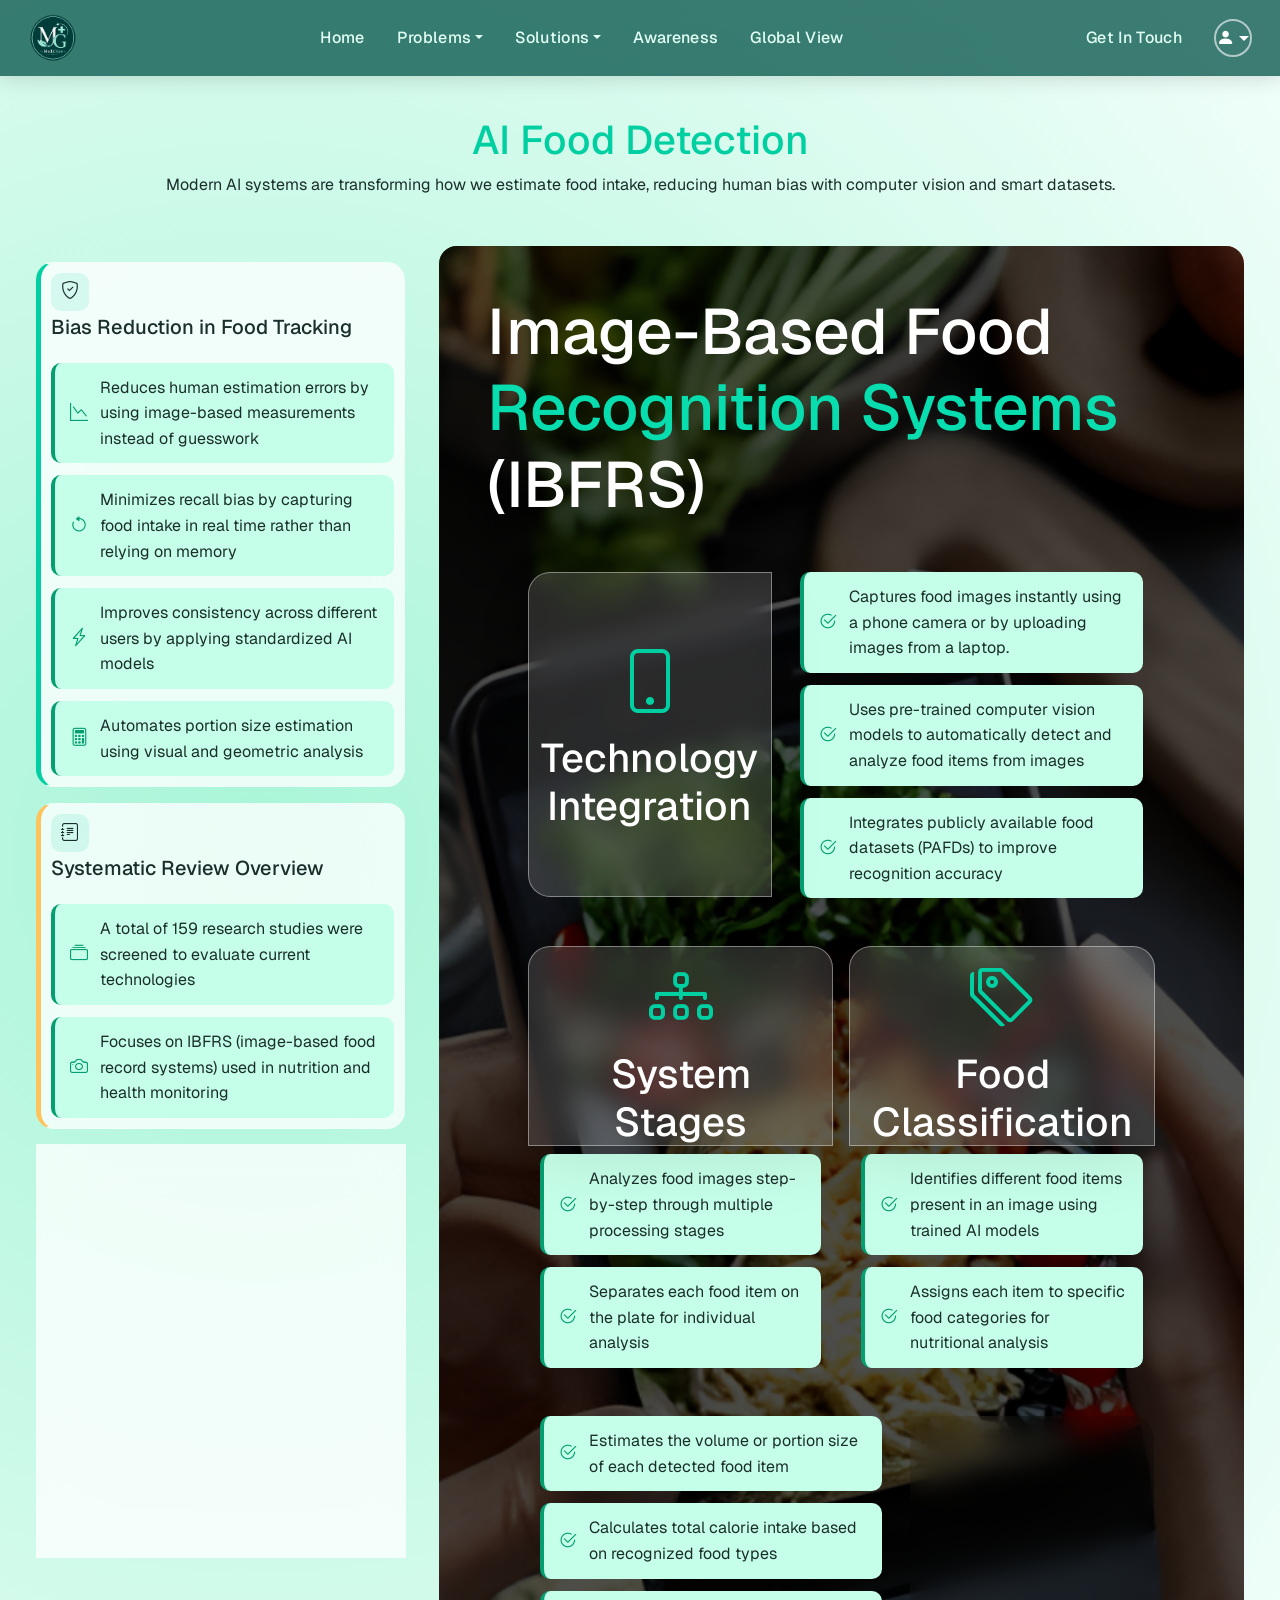
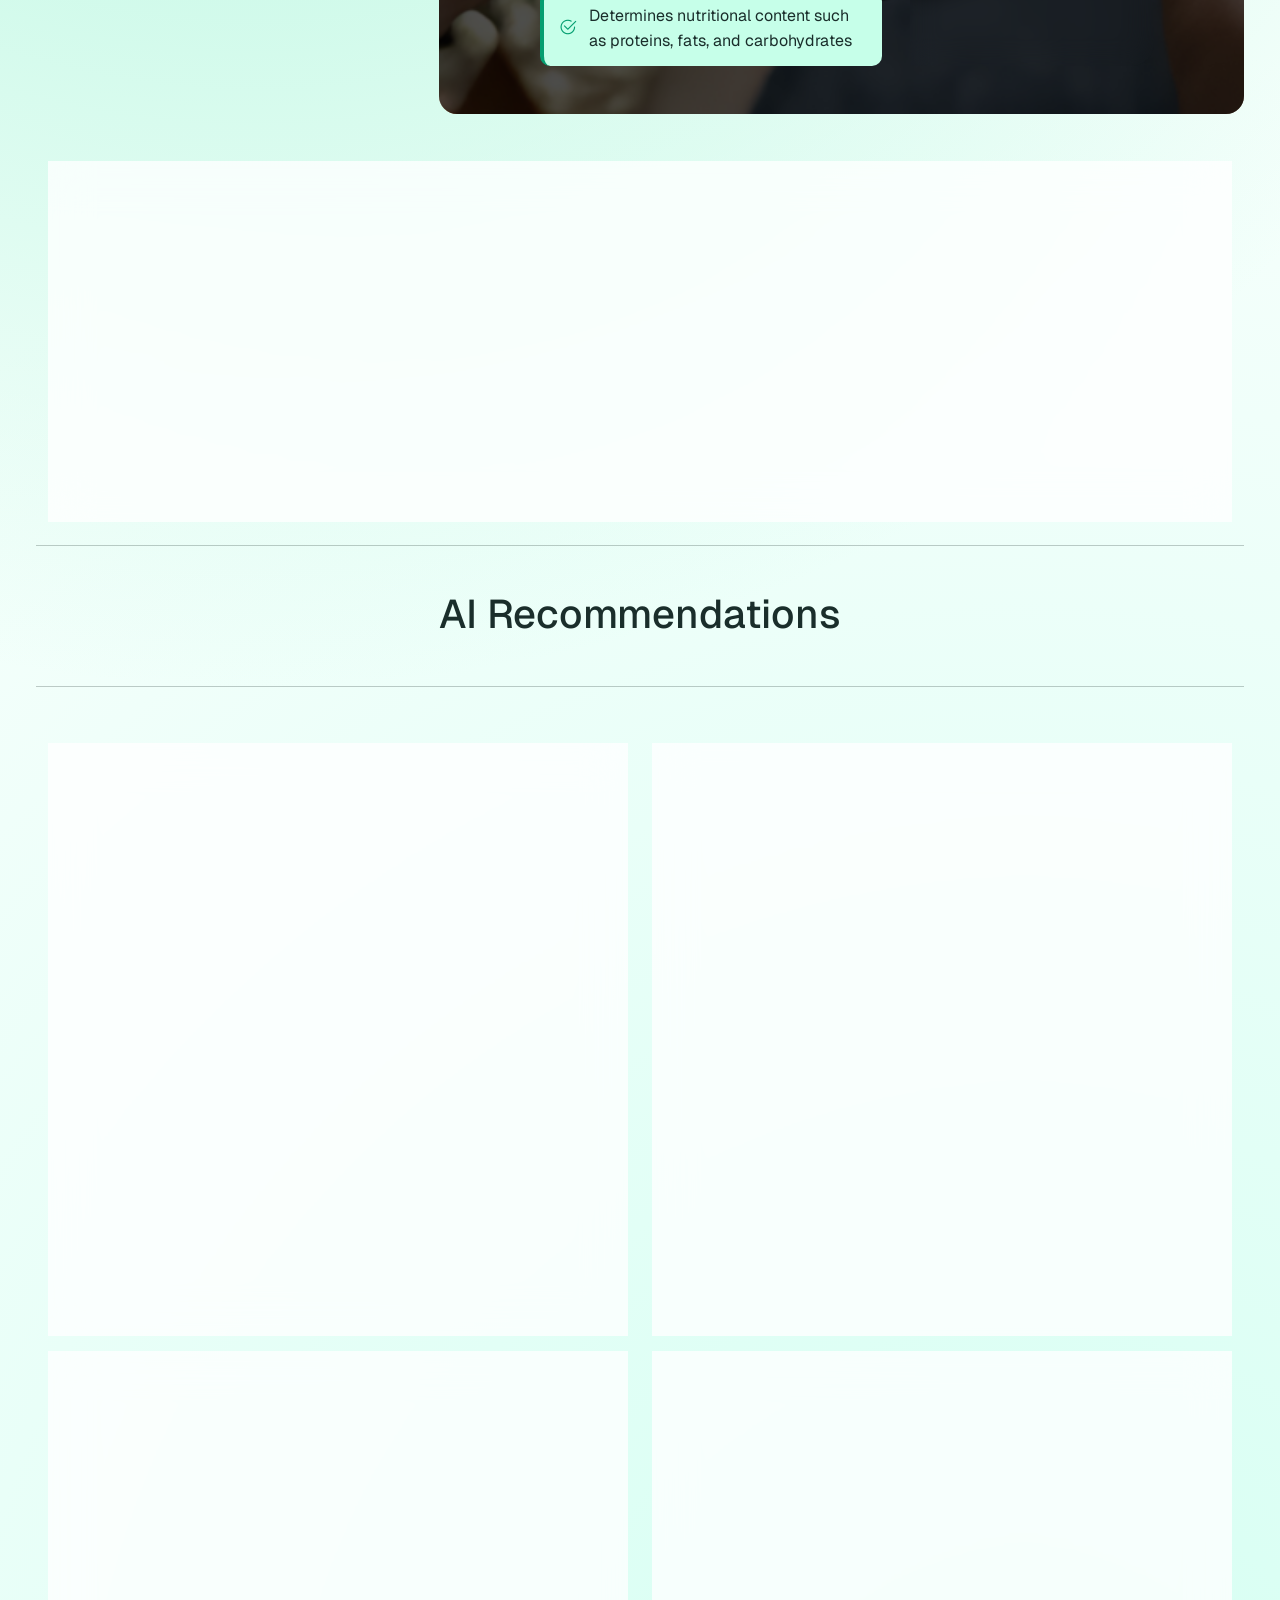
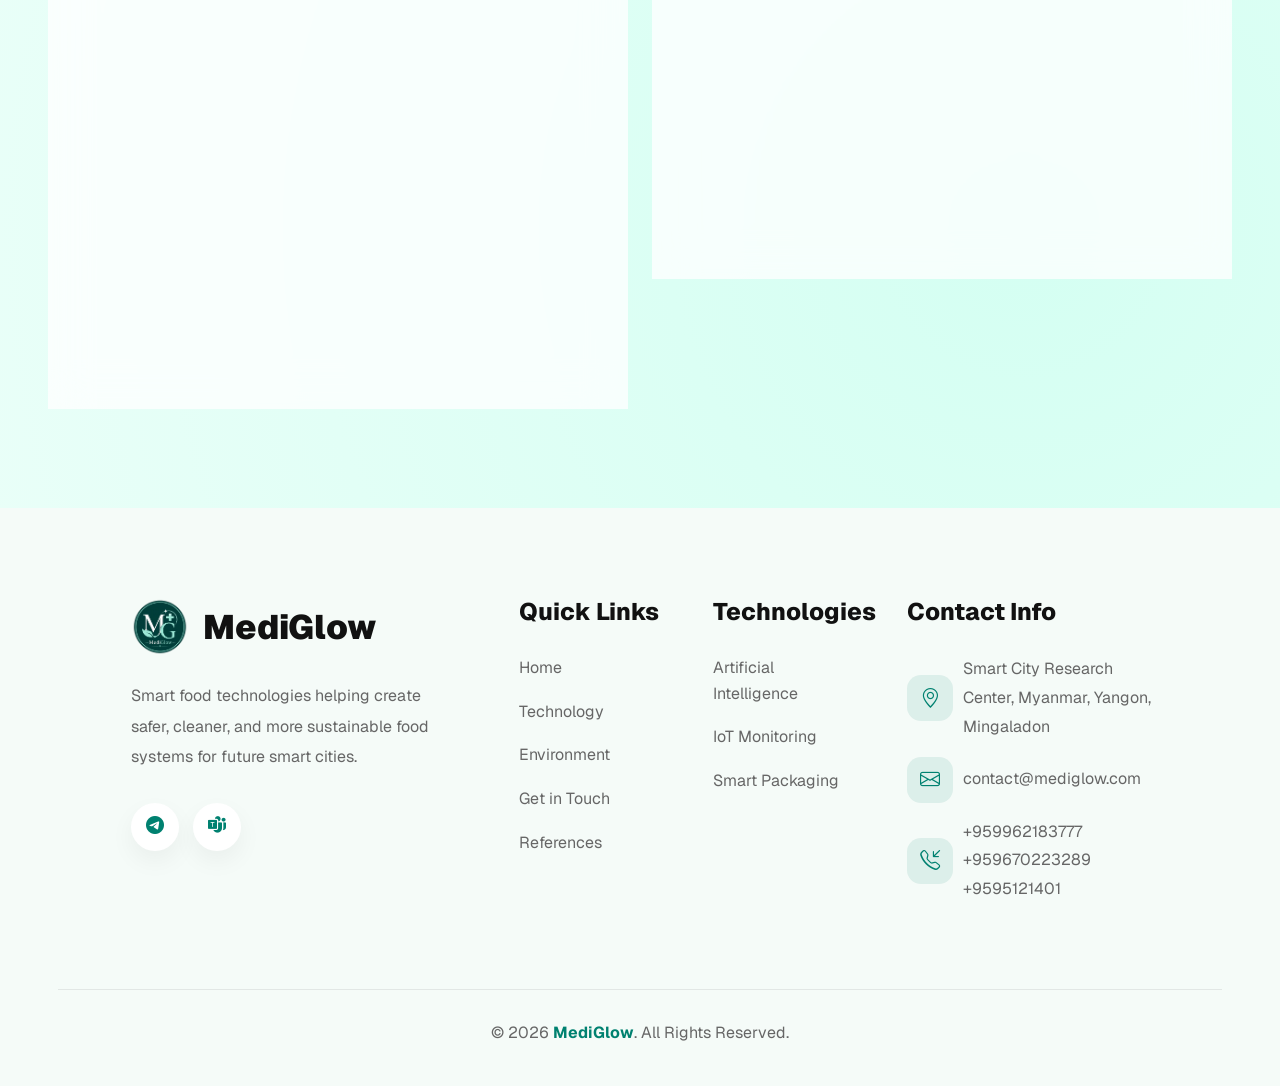
<file: ai_detection.html>
<!DOCTYPE html>
<html lang="en">
<head>
    <meta charset="UTF-8">
    <meta name="viewport" content="width=device-width, initial-scale=1.0, viewport-fit=cover">
    <title>MediGlow | AI Detection</title>

    <!-- Favicon -->
    <link rel="icon" type="image/png" href="imgs/logo.png">

    <!-- Fonts -->
    <link href="https://fonts.googleapis.com/css2?family=Geist:wght@100..900&family=Poppins:wght@300;400;500;600;700;800&display=swap" rel="stylesheet">

    <!-- Bootstrap 5 CSS -->
    <link href="https://cdn.jsdelivr.net/npm/bootstrap@5.3.8/dist/css/bootstrap.min.css" rel="stylesheet">
    <link href="https://cdn.jsdelivr.net/npm/bootstrap-icons@1.13.1/font/bootstrap-icons.min.css" rel="stylesheet">

    <!-- AOS Animation Library -->
    <link href="https://unpkg.com/aos@2.3.1/dist/aos.css" rel="stylesheet">

    <!-- External CSS Files -->
    <link rel="stylesheet" href="css/base.css">
    <link rel="stylesheet" href="css/layout.css">
    <link rel="stylesheet" href="css/components.css">
    <link rel="stylesheet" href="css/ai_detection.css">
    <link rel="stylesheet" href="css/footer.css">
    <style>
        .ai_d_bottom_card {
            background: url(imgs/ai_detection.png) center no-repeat;
            background-size: cover;
            backdrop-filter: blur(20px);
            border-radius: 18px;
            overflow: hidden;
            transition: 0.3s;
            padding: 10px;
        }
        @media (max-width: 992px) and (min-width: 576px) {
            .solution_dropdown {
                left: 50% !important;
                transform: translateX(-50%) !important;
            }
        }
    </style>
</head>
<body>
    <input type="radio" name="auth-panel" id="auth-form-fill" hidden checked>
    <input type="radio" name="auth-panel" id="auth-link-fill" hidden>

    <header>
        <nav class="navbar navbar-expand-lg" aria-label="Main navigation">
            <div class="container-fluid">
                <a href="index.html" class="navbar-brand ms-lg-3" aria-label="MediGlow Home">
                    <img src="imgs/logo.png" alt="MediGlow logo - Smart City Food Safety" width="50" height="50">
                </a>
                <button type="button" class="navbar-toggler me-2" data-bs-toggle="offcanvas" data-bs-target="#offcanvas_nav" aria-controls="offcanvas_nav" aria-expanded="false" aria-label="Toggle navigation menu">
                    <span class="navbar-toggler-icon"></span>
                </button>

                <div class="collapse navbar-collapse" id="nav_id">
                    <ul class="navbar-nav mx-auto" role="menubar">
                        <li class="nav-item" role="none">
                            <a class="nav-link nav_link_color" href="index.html" role="menuitem">Home</a>
                        </li>
                        <li class="nav-item dropdown" role="none">
                            <a href="#" class="nav-link nav_link_color dropdown-toggle" data-bs-toggle="dropdown" role="menuitem" aria-haspopup="true" aria-expanded="false">Problems</a>
                            <ul class="dropdown-menu dropdown_menu_for_nav_items">
                                <li>
                                    <div class="row g-1">
                                        <div class="col-md-6">
                                            <a class="dropdown-item" href="consumer.html">
                                                <div class="row g-0 align-items-center">
                                                    <div class="col-3 text-center dropdown_text_icon_box">
                                                        <i class="bi bi-bandaid-fill" aria-hidden="true"></i>
                                                    </div>
                                                    <div class="col-9 dropdown_text_section ps-2">
                                                        <h6>Consumers</h6>
                                                        <p>Health issues</p>
                                                    </div>
                                                </div>
                                            </a>
                                        </div>
                                        <div class="col-md-6">
                                            <a class="dropdown-item" href="food_challenges_page.html">
                                                <div class="row g-0 align-items-center">
                                                    <div class="col-3 text-center dropdown_text_icon_box">
                                                        <i class="bi bi-fork-knife" aria-hidden="true"></i>
                                                    </div>
                                                    <div class="col-9 dropdown_text_section ps-2">
                                                        <h6>Unsafe Food</h6>
                                                        <p>Food safety risks</p>
                                                    </div>
                                                </div>
                                            </a>
                                        </div>
                                    </div>
                                </li>
                                <li>
                                    <div class="row g-1 mt-1">
                                        <div class="col-md-6">
                                            <a class="dropdown-item" href="industry.html">
                                                <div class="row g-0 align-items-center">
                                                    <div class="col-3 text-center dropdown_text_icon_box">
                                                        <i class="bi bi-exclamation-triangle-fill" aria-hidden="true"></i>
                                                    </div>
                                                    <div class="col-9 dropdown_text_section ps-2">
                                                        <h6>Industry</h6>
                                                        <p>Environmental impact</p>
                                                    </div>
                                                </div>
                                            </a>
                                        </div>
                                        <div class="col-md-6">
                                            <a class="dropdown-item" href="environment.html">
                                                <div class="row g-0 align-items-center">
                                                    <div class="col-3 text-center dropdown_text_icon_box">
                                                        <i class="bi bi-tree-fill" aria-hidden="true"></i>
                                                    </div>
                                                    <div class="col-9 dropdown_text_section ps-2">
                                                        <h6>Environment</h6>
                                                        <p>Pollution impact</p>
                                                    </div>
                                                </div>
                                            </a>
                                        </div>
                                    </div>
                                </li>
                            </ul>
                        </li>
                        <li class="nav-item dropdown" role="none">
                            <a href="#" class="nav-link nav_link_color dropdown-toggle" data-bs-toggle="dropdown" role="menuitem" aria-haspopup="true" aria-expanded="false">Solutions</a>
                            <ul class="dropdown-menu dropdown_menu_for_nav_items">
                                <li>
                                    <div class="row g-1">
                                        <div class="col-md-6">
                                            <a class="dropdown-item" href="ai_detection.html">
                                                <div class="row g-0 align-items-center">
                                                    <div class="col-3 text-center dropdown_text_icon_box">
                                                        <i class="bi bi-search" aria-hidden="true"></i>
                                                    </div>
                                                    <div class="col-9 dropdown_text_section ps-2">
                                                        <h6>AI Detection</h6>
                                                        <p>Smart scanning</p>
                                                    </div>
                                                </div>
                                            </a>
                                        </div>
                                        <div class="col-md-6">
                                            <a class="dropdown-item" href="smart_packaging.html">
                                                <div class="row g-0 align-items-center">
                                                    <div class="col-3 text-center dropdown_text_icon_box">
                                                        <i class="bi bi-box-seam-fill" aria-hidden="true"></i>
                                                    </div>
                                                    <div class="col-9 dropdown_text_section ps-2">
                                                        <h6>Smart Packaging</h6>
                                                        <p>Freshness tracking</p>
                                                    </div>
                                                </div>
                                            </a>
                                        </div>
                                        <div class="col-md-6">
                                            <a class="dropdown-item" href="modern_technology.html">
                                                <div class="row g-0 align-items-center">
                                                    <div class="col-3 text-center dropdown_text_icon_box">
                                                        <i class="bi bi-cpu" aria-hidden="true"></i>
                                                    </div>
                                                    <div class="col-9 dropdown_text_section ps-2">
                                                        <h6>Modern Technology</h6>
                                                        <p>Sensers & apps</p>
                                                    </div>
                                                </div>
                                            </a>
                                        </div>
                                    </div>
                                </li>
                            </ul>
                        </li>
                        <li class="nav-item" role="none">
                            <a class="nav-link nav_link_color" href="awareness.html" role="menuitem">Awareness</a>
                        </li>
                        <li class="nav-item" role="none">
                            <a class="nav-link nav_link_color" href="global_view.html" role="menuitem">Global View</a>
                        </li>
                    </ul>
                    <ul class="navbar-nav me-lg-3" role="menubar">
                        <li class="nav-item" role="none">
                            <a class="nav-link nav_link_color" href="get_in_touch.html" role="menuitem">Get In Touch</a>
                        </li>
                    </ul>

                    <!-- Logged-in user dropdown (large screens) -->
                    <div class="auth-user dropdown logged_in_lg me-lg-4">
                        <a href="#" class="d-flex align-items-center nav-link dropdown-toggle" data-bs-toggle="dropdown" aria-haspopup="true" aria-expanded="false" aria-label="User menu">
                            <span class="rounded-circle bg-secondary d-flex align-items-center justify-content-center text-white" style="width:32px;height:32px;font-size:0.8rem;" aria-hidden="true">A</span>
                        </a>
                        <ul class="dropdown-menu dropdown-menu-end dropdown_menu_for_profile">
                            <li class="px-3 py-2"><div style="font-weight:600;">Anonymous</div></li>
                            <li><hr class="dropdown-divider"></li>
                            <li><a class="dropdown-item" href="#">Profile</a></li>
                            <li>
                                <label for="auth-guest" class="dropdown-item text-danger" style="cursor:pointer;">Logout</label>
                            </li>
                        </ul>
                    </div>

                    <!-- Guest login button (large screens) -->
                    <div class="dropdown logged_out d-none d-lg-flex pe-lg-3">
                        <a href="#" class="nav-user-icon-btn dropdown-toggle" data-bs-toggle="dropdown" aria-haspopup="true" aria-expanded="false" aria-label="Login or sign up">
                            <i class="bi bi-person-fill" aria-hidden="true"></i>
                        </a>
                        <ul class="dropdown-menu dropdown-menu-end dropdown_menu_for_profile">
                            <li><a class="dropdown-item" href="#modal_login" data-bs-toggle="modal">Login</a></li>
                            <li><a class="dropdown-item" href="#modal_register" data-bs-toggle="modal">Sign Up</a></li>
                        </ul>
                    </div>
                </div>

                <!-- Offcanvas mobile menu -->
                <div class="offcanvas offcanva_for_small_devices offcanvas-end d-lg-none" id="offcanvas_nav" tabindex="-1" aria-label="Mobile navigation menu">
                    <div class="offcanvas-header offcanva_header_for_navbar">
                        <a href="index.html" class="navbar-brand">
                            <img src="imgs/logo.png" height="32" alt="MediGlow">
                        </a>
                        <button type="button" class="btn-close btn-close-white pe-4" data-bs-dismiss="offcanvas" aria-label="Close menu"></button>
                    </div>

                    <div class="offcanvas-body px-4 pt-3">
                        <ul class="navbar-nav">

                            <li class="nav-item mt-2">
                                <div class="row">
                                    <div class="col-sm-5">
                                        <a class="nav-link nav_link_color" href="index.html">Home</a>
                                    </div>
                                    <div class="col-sm-5">
                                        <a class="nav-link nav_link_color" href="awareness.html">Awareness</a>
                                    </div>
                                </div>
                            </li>

                            <li class="nav-item mt-2">
                                <div class="row">

                                    <div class="col-sm-5">
                                        <a href="#" class="nav-link nav_link_color dropdown-toggle" data-bs-toggle="dropdown" role="menuitem" aria-haspopup="true" aria-expanded="false">Problems</a>

                                        <ul class="dropdown-menu dropdown_menu_for_nav_items">
                                            <li>
                                                <div class="row g-1">
                                                    <div class="col-md-12">
                                                        <a class="dropdown-item" href="consumer.html">
                                                            <div class="row g-0 align-items-center">
                                                                <div class="col-3 text-center dropdown_text_icon_box">
                                                                    <i class="bi bi-bandaid-fill" aria-hidden="true"></i>
                                                                </div>
                                                                <div class="col-9 dropdown_text_section ps-2">
                                                                    <h6>Consumers</h6>
                                                                    <p>Health issues</p>
                                                                </div>
                                                            </div>
                                                        </a>
                                                    </div>

                                                    <div class="col-md-12">
                                                        <a class="dropdown-item" href="food_challenges_page.html">
                                                            <div class="row g-0 align-items-center">
                                                                <div class="col-3 text-center dropdown_text_icon_box">
                                                                    <i class="bi bi-fork-knife" aria-hidden="true"></i>
                                                                </div>
                                                                <div class="col-9 dropdown_text_section ps-2">
                                                                    <h6>Unsafe Food</h6>
                                                                    <p>Food safety risks</p>
                                                                </div>
                                                            </div>
                                                        </a>
                                                    </div>
                                                </div>
                                            </li>

                                            <li>
                                                <div class="row g-1 mt-1">
                                                    <div class="col-md-12">
                                                        <a class="dropdown-item" href="industry.html">
                                                            <div class="row g-0 align-items-center">
                                                                <div class="col-3 text-center dropdown_text_icon_box">
                                                                    <i class="bi bi-exclamation-triangle-fill" aria-hidden="true"></i>
                                                                </div>
                                                                <div class="col-9 dropdown_text_section ps-2">
                                                                    <h6>Industry</h6>
                                                                    <p>Environmental impact</p>
                                                                </div>
                                                            </div>
                                                        </a>
                                                    </div>

                                                    <div class="col-md-12">
                                                        <a class="dropdown-item" href="environment.html">
                                                            <div class="row g-0 align-items-center">
                                                                <div class="col-3 text-center dropdown_text_icon_box">
                                                                    <i class="bi bi-tree-fill" aria-hidden="true"></i>
                                                                </div>
                                                                <div class="col-9 dropdown_text_section ps-2">
                                                                    <h6>Environment</h6>
                                                                    <p>Pollution impact</p>
                                                                </div>
                                                            </div>
                                                        </a>
                                                    </div>
                                                </div>
                                            </li>
                                        </ul>
                                    </div>

                                    <div class="col-sm-5">
                                        <a href="#" class="nav-link nav_link_color dropdown-toggle" data-bs-toggle="dropdown" role="menuitem" aria-haspopup="true" aria-expanded="false">Solutions</a>
                                        <ul class="dropdown-menu solution_dropdown dropdown_menu_for_nav_items">
                                            <li>
                                                <div class="row g-1">

                                                    <div class="col-md-12">
                                                        <a class="dropdown-item" href="ai_detection.html">
                                                            <div class="row g-0 align-items-center">
                                                                <div class="col-3 text-center dropdown_text_icon_box">
                                                                    <i class="bi bi-search" aria-hidden="true"></i>
                                                                </div>
                                                                <div class="col-9 dropdown_text_section ps-2">
                                                                    <h6>AI Detection</h6>
                                                                    <p>Smart scanning</p>
                                                                </div>
                                                            </div>
                                                        </a>
                                                    </div>

                                                    <div class="col-md-12">
                                                        <a class="dropdown-item" href="smart_packaging.html">
                                                            <div class="row g-0 align-items-center">
                                                                <div class="col-3 text-center dropdown_text_icon_box">
                                                                    <i class="bi bi-box-seam-fill" aria-hidden="true"></i>
                                                                </div>
                                                                <div class="col-9 dropdown_text_section ps-2">
                                                                    <h6>Smart Packaging</h6>
                                                                    <p>Freshness tracking</p>
                                                                </div>
                                                            </div>
                                                        </a>
                                                    </div>

                                                    <div class="col-md-12">
                                                        <a class="dropdown-item" href="modern_technology.html">
                                                            <div class="row g-0 align-items-center">
                                                                <div class="col-3 text-center dropdown_text_icon_box">
                                                                    <i class="bi bi-cpu" aria-hidden="true"></i>
                                                                </div>
                                                                <div class="col-9 dropdown_text_section ps-2">
                                                                    <h6>Modern Technology</h6>
                                                                    <p>Sensers & apps</p>
                                                                </div>
                                                            </div>
                                                        </a>
                                                    </div>

                                                </div>
                                            </li>
                                        </ul>
                                    </div>

                                </div>
                            </li>

                            <li class="nav-item mt-2">
                                <div class="row">
                                    <div class="col-sm-5">
                                        <a class="nav-link nav_link_color" href="get_in_touch.html">Get in Touch</a>
                                    </div>
                                    <div class="col-sm-5">
                                        <a class="nav-link nav_link_color" href="global_view.html">Global View</a>
                                    </div>
                                </div>
                            </li>

                        </ul>

                        <hr style="border-color:rgba(255,255,255,0.3);">

                        <div class="d-flex justify-content-center logged_out gap-3">
                            <a href="#modal_login_sm" data-bs-toggle="modal" class="btn btn-outline-light btn-sm">Login</a>
                            <a href="#modal_register_sm" data-bs-toggle="modal" class="btn btn-light btn-sm">Sign Up</a>
                        </div>
                    </div>
                </div>
            </div>
        </nav>
    </header>



    <!-- Large Login Modal -->
    <div class="modal fade" data-bs-backdrop="static" id="modal_login" tabindex="-1" aria-hidden="true">
        <div class="modal-dialog modal-dialog-centered modal-xl">
            <div class="modal-content position-relative">

                <button type="button"
                    class="btn-close position-absolute top-0 end-0 m-3 btn-close-white"
                    data-bs-dismiss="modal"
                    style="z-index:10;"
                    aria-label="Close login modal">
                </button>

                <div class="row g-0">

                    <div class="col-md-6 modal-image-col"
                        style="background-image: url('img/login_signup.jpg');"
                        role="img"
                        aria-label="Myanmar traditional dish">
                    </div>

                    <div class="col-md-6 modal-form-col">

                        <div class="form-scroll">

                            <h2 class="auth-title">Welcome back</h2>

                            <div class="form_fill">

                                <div class="mb-3">
                                    <input class="auth-email-input"
                                        type="email"
                                        placeholder="Email address"
                                        aria-label="Email address">
                                </div>

                                <div class="mb-3">
                                    <input class="auth-email-input"
                                        type="password"
                                        placeholder="Password"
                                        aria-label="Password">
                                </div>

                                <div class="text-end mb-3">
                                    <a href="#modal_forgot"
                                        data-bs-toggle="modal"
                                        style="color: var(--medi-primary);">
                                        Forgot password?
                                    </a>
                                </div>

                                <label class="auth-email-btn"
                                    for="auth-logged"
                                    data-bs-dismiss="modal">
                                    Log In
                                </label>

                                <hr class="auth-divider">

                                <p class="text-center social-toggle-text mb-0">
                                    or continue with
                                    <label class="login_form" for="auth-link-fill">
                                        social accounts
                                    </label>
                                </p>

                            </div>

                            <div class="link_fill">

                                <label class="auth-social-btn"
                                    for="auth-logged"
                                    data-bs-dismiss="modal">

                                    <svg width="18" height="18" viewBox="0 0 48 48" aria-hidden="true">
                                        <path fill="#EA4335"
                                            d="M24 9.5c3.54 0 6.71 1.22 9.21 3.6l6.85-6.85C35.9 2.38 30.47 0 24 0 14.62 0 6.51 5.38 2.56 13.22l7.98 6.19C12.43 13.72 17.74 9.5 24 9.5z" />
                                        <path fill="#4285F4"
                                            d="M46.98 24.55c0-1.57-.15-3.09-.38-4.55H24v9.02h12.94c-.58 2.96-2.26 5.48-4.78 7.18l7.73 6c4.51-4.18 7.09-10.36 7.09-17.65z" />
                                        <path fill="#FBBC05"
                                            d="M10.53 28.59a14.5 14.5 0 0 1 0-9.18l-7.98-6.19a24.08 24.08 0 0 0 0 21.56l7.98-6.19z" />
                                        <path fill="#34A853"
                                            d="M24 48c6.48 0 11.93-2.13 15.89-5.81l-7.73-6c-2.15 1.45-4.92 2.3-8.16 2.3-6.26 0-11.57-4.22-13.47-9.91l-7.98 6.19C6.51 42.62 14.62 48 24 48z" />
                                    </svg>

                                    Continue with Google
                                </label>

                                <label class="auth-social-btn"
                                    for="auth-logged"
                                    data-bs-dismiss="modal">

                                    <svg width="18" height="18" viewBox="0 0 16 16" aria-hidden="true">
                                        <path d="M8 0C3.58 0 0 3.58 0 8c0 3.54 2.29 6.53 5.47 7.59.4.07.55-.17.55-.38 0-.19-.01-.82-.01-1.49-2.01.37-2.53-.49-2.69-.94-.09-.23-.48-.94-.82-1.13-.28-.15-.68-.52-.01-.53.63-.01 1.08.58 1.23.82.72 1.21 1.87.87 2.33.66.07-.52.28-.87.51-1.07-1.78-.2-3.64-.89-3.64-3.95 0-.87.31-1.59.82-2.15-.08-.2-.36-1.02.08-2.12 0 0 .67-.21 2.2.82.64-.18 1.32-.27 2-.27.68 0 1.36.09 2 .27 1.53-1.04 2.2-.82 2.2-.82.44 1.1.16 1.92.08 2.12.51.56.82 1.27.82 2.15 0 3.07-1.87 3.75-3.65 3.95.29.25.54.73.54 1.48 0 1.07-.01 1.93-.01 2.2 0 .21.15.46.55.38A8.013 8.013 0 0 0 16 8c0-4.42-3.58-8-8-8z" />
                                    </svg>

                                    Continue with GitHub
                                </label>

                                <label class="auth-social-btn"
                                    for="auth-logged"
                                    data-bs-dismiss="modal">

                                    <svg width="18" height="18" viewBox="0 0 24 24" aria-hidden="true">
                                        <path d="M17.05 20.28c-.98.95-2.05.8-3.08.35-1.09-.46-2.09-.48-3.24 0-1.44.62-2.2.44-3.06-.35C2.79 15.25 3.51 7.59 9.05 7.31c1.35.07 2.29.74 3.08.8 1.18-.24 2.31-.93 3.57-.84 1.51.12 2.65.72 3.4 1.8-3.12 1.87-2.38 5.98.48 7.13-.57 1.5-1.31 2.99-2.54 4.09zM12.03 7.25c-.15-2.23 1.66-4.07 3.74-4.25.29 2.58-2.34 4.5-3.74 4.25z" />
                                    </svg>

                                    Continue with Apple
                                </label>

                                <hr class="auth-divider">

                                <p class="text-center social-toggle-text mb-0">
                                    <label class="login_form" for="auth-form-fill">
                                        Login with email & password?
                                    </label>
                                </p>

                            </div>

                            <div class="auth-signup-link">
                                Don't have an account?
                                <a href="#modal_register"
                                    data-bs-toggle="modal"
                                    data-bs-target="#modal_register"
                                    data-bs-dismiss="modal">
                                    Sign Up
                                </a>
                            </div>

                        </div>

                        <div class="auth-footer">
                            <a href="#">Terms</a>
                            <a href="#">Privacy Policy</a>
                        </div>

                    </div>

                </div>

            </div>
        </div>
    </div>

    <!-- Large Register Modal -->
    <div class="modal fade"
        data-bs-backdrop="static"
        id="modal_register"
        tabindex="-1"
        aria-hidden="true">

        <div class="modal-dialog modal-dialog-centered modal-xl">

            <div class="modal-content position-relative">

                <button type="button"
                    class="btn-close position-absolute top-0 end-0 m-3 btn-close-white"
                    data-bs-dismiss="modal"
                    style="z-index:10;"
                    aria-label="Close register modal">
                </button>

                <div class="row g-0">

                    <!-- Left Image -->
                    <div class="col-md-6 modal-image-col"
                        style="background-image: url('img/login_signup.jpg');"
                        role="img"
                        aria-label="Myanmar traditional dish">
                    </div>

                    <!-- Right Form -->
                    <div class="col-md-6 modal-form-col">

                        <div class="form-scroll">

                            <h2 class="auth-title">
                                Create your account
                            </h2>

                            <!-- Email Form -->
                            <div class="form_fill">

                                <div class="mb-3">
                                    <input class="auth-email-input"
                                        type="text"
                                        placeholder="Username"
                                        aria-label="Username">
                                </div>

                                <div class="mb-3">
                                    <input class="auth-email-input"
                                        type="email"
                                        placeholder="Email address"
                                        aria-label="Email address">
                                </div>

                                <div class="mb-3">
                                    <input class="auth-email-input"
                                        type="password"
                                        placeholder="Password"
                                        aria-label="Password">
                                </div>

                                <label class="auth-email-btn"
                                    for="auth-logged"
                                    data-bs-dismiss="modal">
                                    Sign Up
                                </label>

                                <hr class="auth-divider">

                                <p class="text-center social-toggle-text mb-0">
                                    or continue with
                                    <label class="login_form" for="auth-link-fill">
                                        social accounts
                                    </label>
                                </p>

                            </div>

                            <!-- Social Login -->
                            <div class="link_fill">

                                <!-- Google -->
                                <label class="auth-social-btn"
                                    for="auth-logged"
                                    data-bs-dismiss="modal">

                                    <svg width="18"
                                        height="18"
                                        viewBox="0 0 48 48"
                                        aria-hidden="true">

                                        <path fill="#EA4335"
                                            d="M24 9.5c3.54 0 6.71 1.22 9.21 3.6l6.85-6.85C35.9 2.38 30.47 0 24 0 14.62 0 6.51 5.38 2.56 13.22l7.98 6.19C12.43 13.72 17.74 9.5 24 9.5z" />

                                        <path fill="#4285F4"
                                            d="M46.98 24.55c0-1.57-.15-3.09-.38-4.55H24v9.02h12.94c-.58 2.96-2.26 5.48-4.78 7.18l7.73 6c4.51-4.18 7.09-10.36 7.09-17.65z" />

                                        <path fill="#FBBC05"
                                            d="M10.53 28.59a14.5 14.5 0 0 1 0-9.18l-7.98-6.19a24.08 24.08 0 0 0 0 21.56l7.98-6.19z" />

                                        <path fill="#34A853"
                                            d="M24 48c6.48 0 11.93-2.13 15.89-5.81l-7.73-6c-2.15 1.45-4.92 2.3-8.16 2.3-6.26 0-11.57-4.22-13.47-9.91l-7.98 6.19C6.51 42.62 14.62 48 24 48z" />
                                    </svg>

                                    Continue with Google
                                </label>

                                <!-- GitHub -->
                                <label class="auth-social-btn"
                                    for="auth-logged"
                                    data-bs-dismiss="modal">

                                    <svg width="18"
                                        height="18"
                                        viewBox="0 0 16 16"
                                        aria-hidden="true">

                                        <path d="M8 0C3.58 0 0 3.58 0 8c0 3.54 2.29 6.53 5.47 7.59.4.07.55-.17.55-.38 0-.19-.01-.82-.01-1.49-2.01.37-2.53-.49-2.69-.94-.09-.23-.48-.94-.82-1.13-.28-.15-.68-.52-.01-.53.63-.01 1.08.58 1.23.82.72 1.21 1.87.87 2.33.66.07-.52.28-.87.51-1.07-1.78-.2-3.64-.89-3.64-3.95 0-.87.31-1.59.82-2.15-.08-.2-.36-1.02.08-2.12 0 0 .67-.21 2.2.82.64-.18 1.32-.27 2-.27.68 0 1.36.09 2 .27 1.53-1.04 2.2-.82 2.2-.82.44 1.1.16 1.92.08 2.12.51.56.82 1.27.82 2.15 0 3.07-1.87 3.75-3.65 3.95.29.25.54.73.54 1.48 0 1.07-.01 1.93-.01 2.2 0 .21.15.46.55.38A8.013 8.013 0 0 0 16 8c0-4.42-3.58-8-8-8z" />
                                    </svg>

                                    Continue with GitHub
                                </label>

                                <!-- Apple -->
                                <label class="auth-social-btn"
                                    for="auth-logged"
                                    data-bs-dismiss="modal">

                                    <svg width="18"
                                        height="18"
                                        viewBox="0 0 24 24"
                                        aria-hidden="true">

                                        <path d="M17.05 20.28c-.98.95-2.05.8-3.08.35-1.09-.46-2.09-.48-3.24 0-1.44.62-2.2.44-3.06-.35C2.79 15.25 3.51 7.59 9.05 7.31c1.35.07 2.29.74 3.08.8 1.18-.24 2.31-.93 3.57-.84 1.51.12 2.65.72 3.4 1.8-3.12 1.87-2.38 5.98.48 7.13-.57 1.5-1.31 2.99-2.54 4.09zM12.03 7.25c-.15-2.23 1.66-4.07 3.74-4.25.29 2.58-2.34 4.5-3.74 4.25z" />
                                    </svg>

                                    Continue with Apple
                                </label>

                                <hr class="auth-divider">

                                <p class="text-center social-toggle-text mb-0">
                                    <label class="login_form" for="auth-form-fill">
                                        Sign up with email & password?
                                    </label>
                                </p>

                            </div>

                            <!-- Bottom Link -->
                            <div class="auth-signup-link">
                                Already have an account?

                                <a href="#modal_login"
                                    data-bs-toggle="modal"
                                    data-bs-dismiss="modal">
                                    Log In
                                </a>
                            </div>

                        </div>

                        <!-- Footer -->
                        <div class="auth-footer">
                            <a href="#">Terms</a>
                            <a href="#">Privacy Policy</a>
                        </div>

                    </div>

                </div>

            </div>

        </div>
    </div>

    <!-- Small Login Modal -->
    <div class="modal fade"
        data-bs-backdrop="static"
        id="modal_login_sm"
        tabindex="-1"
        aria-hidden="true">

        <div class="modal-dialog modal-dialog-centered">

            <div class="modal-content" style="border-radius:20px;">

                <div class="modal-body p-4 position-relative">

                    <button type="button"
                        class="btn-close position-absolute top-0 end-0 m-3"
                        data-bs-dismiss="modal"
                        aria-label="Close">
                    </button>

                    <h2 class="auth-title">
                        Welcome back
                    </h2>

                    <!-- Email Form -->
                    <div class="form_fill">

                        <div class="mb-3">
                            <input class="auth-email-input"
                                type="email"
                                placeholder="Email address"
                                aria-label="Email">
                        </div>

                        <div class="mb-3">
                            <input class="auth-email-input"
                                type="password"
                                placeholder="Password"
                                aria-label="Password">
                        </div>

                        <div class="text-end mb-3">
                            <a href="#modal_forgot"
                                data-bs-toggle="modal"
                                style="color:var(--medi-primary);">
                                Forgot password?
                            </a>
                        </div>

                        <label class="auth-email-btn"
                            for="auth-logged"
                            data-bs-dismiss="modal">
                            Log In
                        </label>

                        <hr class="auth-divider">

                        <p class="text-center social-toggle-text mb-0">
                            or continue with
                            <label class="login_form" for="auth-link-fill">
                                social accounts
                            </label>
                        </p>

                    </div>

                    <!-- Social Login -->
                    <div class="link_fill">

                        <label class="auth-social-btn"
                            for="auth-logged"
                            data-bs-dismiss="modal">
                            Continue with Google
                        </label>

                        <label class="auth-social-btn"
                            for="auth-logged"
                            data-bs-dismiss="modal">
                            Continue with GitHub
                        </label>

                        <label class="auth-social-btn"
                            for="auth-logged"
                            data-bs-dismiss="modal">
                            Continue with Apple
                        </label>

                        <hr class="auth-divider">

                        <p class="text-center social-toggle-text mb-0">
                            <label class="login_form" for="auth-form-fill">
                                Login with email & password?
                            </label>
                        </p>

                    </div>

                    <!-- Bottom Link -->
                    <div class="auth-signup-link">
                        Don't have an account?

                        <a href="#modal_register_sm"
                            data-bs-toggle="modal"
                            data-bs-dismiss="modal">
                            Sign Up
                        </a>
                    </div>

                </div>

            </div>

        </div>

    </div>

    <!-- Small Register Modal -->
    <div class="modal fade"
        data-bs-backdrop="static"
        id="modal_register_sm"
        tabindex="-1"
        aria-hidden="true">

        <div class="modal-dialog modal-dialog-centered">

            <div class="modal-content" style="border-radius:20px;">

                <div class="modal-body p-4 position-relative">

                    <button type="button"
                        class="btn-close position-absolute top-0 end-0 m-3"
                        data-bs-dismiss="modal"
                        aria-label="Close">
                    </button>

                    <h2 class="auth-title">
                        Create your account
                    </h2>

                    <!-- Email Form -->
                    <div class="form_fill">

                        <div class="mb-3">
                            <input class="auth-email-input"
                                type="text"
                                placeholder="Username"
                                aria-label="Username">
                        </div>

                        <div class="mb-3">
                            <input class="auth-email-input"
                                type="email"
                                placeholder="Email address"
                                aria-label="Email">
                        </div>

                        <div class="mb-3">
                            <input class="auth-email-input"
                                type="password"
                                placeholder="Password"
                                aria-label="Password">
                        </div>

                        <button class="auth-email-btn"
                            for="auth-logged"
                            data-bs-dismiss="modal" data-bs-toggle="modal" data-bs-target="#signupModal" >
                            Sign Up
                        </button>

                        <hr class="auth-divider">

                        <p class="text-center social-toggle-text mb-0">
                            or continue with
                            <label class="login_form" for="auth-link-fill">
                                social accounts
                            </label>
                        </p>

                    </div>

                    <!-- Social Login -->
                    <div class="link_fill">

                        <label class="auth-social-btn"
                            for="auth-logged"
                            data-bs-dismiss="modal">
                            Continue with Google
                        </label>

                        <label class="auth-social-btn"
                            for="auth-logged"
                            data-bs-dismiss="modal">
                            Continue with GitHub
                        </label>

                        <label class="auth-social-btn"
                            for="auth-logged"
                            data-bs-dismiss="modal">
                            Continue with Apple
                        </label>

                        <hr class="auth-divider">

                        <p class="text-center social-toggle-text mb-0">
                            <label class="login_form" for="auth-form-fill">
                                Sign up with email & password?
                            </label>
                        </p>

                    </div>

                    <!-- Bottom Link -->
                    <div class="auth-signup-link">
                        Already have an account?

                        <a href="#modal_login_sm"
                            data-bs-toggle="modal"
                            data-bs-dismiss="modal">
                            Log In
                        </a>
                    </div>

                </div>

            </div>

        </div>

    </div>

    <!-- Forgot Password Modal -->
    <div class="modal fade"
        data-bs-backdrop="static"
        id="modal_forgot"
        tabindex="-1"
        aria-hidden="true">

        <div class="modal-dialog modal-dialog-centered">

            <div class="modal-content" style="border-radius:20px;">

                <!-- Header -->
                <div class="modal-header">

                    <h5 class="modal-title">
                        Reset Password
                    </h5>

                    <button type="button"
                        class="btn-close"
                        data-bs-dismiss="modal"
                        aria-label="Close">
                    </button>

                </div>

                <!-- Body -->
                <div class="modal-body">

                    <div class="mb-3">
                        <input class="auth-email-input"
                            type="password"
                            placeholder="New Password"
                            aria-label="New password">
                    </div>

                    <div class="mb-3">
                        <input class="auth-email-input"
                            type="password"
                            placeholder="Confirm Password"
                            aria-label="Confirm password">
                    </div>

                    <label class="auth-email-btn"
                        data-bs-dismiss="modal">
                        Reset
                    </label>

                </div>

            </div>

        </div>

    </div>


    <div class="upper_container_ai_detection text-center my-5" data-aos="fade-up">
        <h1 style="color: #00cfa2;">AI Food Detection</h1>
        <p>
            Modern AI systems are transforming how we estimate food intake,
            reducing human bias with computer vision and smart datasets.
        </p>
    </div>

    <div class="container-fluid ai_detection_contents mb-5 px-5">
        <div class="row g-4 justify-content-center">
            <div class="col-lg-4" data-aos="fade-up" data-aos-delay="100">
                <div class="row">
                  <div class="col-lg-11 ai_d_card ai_d_card_1 mt-3">
                        <div class="ai_d_icon"><i class="bi bi-shield-check"></i></div>
                        <h5 class="pt-1 pb-3">Bias Reduction in Food Tracking</h5>

                        <div class="ai_d_feature_list">
                            <div class="ai_d_feature_item">
                                <i class="bi bi-graph-down"></i> 
                                <span>Reduces human estimation errors by using image-based measurements instead of guesswork</span>
                            </div>

                            <div class="ai_d_feature_item">
                                <i class="bi bi-arrow-counterclockwise"></i> 
                                <span>Minimizes recall bias by capturing food intake in real time rather than relying on memory</span>
                            </div>

                            <div class="ai_d_feature_item">
                                <i class="bi bi-lightning-charge"></i> 
                                <span>Improves consistency across different users by applying standardized AI models</span>
                            </div>

                            <div class="ai_d_feature_item">
                                <i class="bi bi-calculator"></i> 
                                <span>Automates portion size estimation using visual and geometric analysis</span>
                            </div>
                        </div>
                    </div>


                    <div class="col-lg-11 ai_d_card ai_d_card_2 mt-3">
                        <div class="ai_d_icon"><i class="bi bi-journal-text"></i></div>
                        <h5 class="pt-1 pb-3">Systematic Review Overview</h5>

                        <div class="ai_d_feature_list">
                            <div class="ai_d_feature_item">
                                <i class="bi bi-collection"></i> 
                                <span>A total of 159 research studies were screened to evaluate current technologies</span>
                            </div>

                            <div class="ai_d_feature_item">
                                <i class="bi bi-camera"></i> 
                                <span>Focuses on IBFRS (image-based food record systems) used in nutrition and health monitoring</span>
                            </div>
                        </div>
                    </div>


                    <div class="col-lg-11 ai_d_card ai_d_card_3 mt-3">
                        <div class="ai_d_icon"><i class="bi bi-bar-chart-line"></i></div>
                        <h5 class="pt-1 pb-3">Methods & Performance Analysis</h5>

                        <div class="ai_d_feature_list">
                            <div class="ai_d_feature_item">
                                <i class="bi bi-clipboard-data"></i> 
                                <span>Each study provides detailed methodologies including data collection and AI model design</span>
                            </div>

                            <div class="ai_d_feature_item">
                                <i class="bi bi-journal-check"></i> 
                                <span>78 high-quality studies were selected based on strict inclusion criteria</span>
                            </div>

                            <div class="ai_d_feature_item">
                                <i class="bi bi-speedometer2"></i> 
                                <span>Performance was evaluated using publicly available food datasets (PAFDs)</span>
                            </div>
                        </div>
                    </div>
                </div>
            </div>


            <div class="col-lg-8 ai_d_bottom_card p-0">
                <div class="ai_d_bottom_blur h-100 w-100 p-5">
                    <h1 style="color: white;">Image-Based Food <span style="color:#08ddaf">Recognition Systems</span>  (IBFRS)</h1>
                    <div class="ai_d_bottom_card_container my-5">
                        <div class="row justify-content-center h-100">
                            <div class="col-lg-4 ai_d_bottom_card_item me-lg-3">
                  
                                <div class="ai_d_bottom_icon text-center "><i class="bi bi-phone"></i></div>
                                <h5 class="text-center" style="color: white;">Technology Integration</h5>
      
                            </div>

                            <div class="col-lg-6 ai_d_feature_list pt-2 pt-lg-0">
              
                                <div class="ai_d_feature_item">
                                    <i class="bi bi-check2-circle"></i> 
                                    <span>Captures food images instantly using a phone camera or by uploading images from a laptop.</span>
                                </div>

                                <div class="ai_d_feature_item">
                                    <i class="bi bi-check2-circle"></i> 
                                    <span>Uses pre-trained computer vision models to automatically detect and analyze food items from images</span>
                                </div>
                                <div class="ai_d_feature_item">
                                    <i class="bi bi-check2-circle"></i> 
                                    <span>Integrates publicly available food datasets (PAFDs) to improve recognition accuracy</span>
                                </div>
  
                            </div>
                        </div>
                    </div>

                    <div class="row justify-content-center ">
                        <div class="col-lg-5 me-3">
                            <div class="ai_d_bottom_card_container">
                                <div class="row justify-content-center h-100">
                                    <div class="col-lg-12 ai_d_bottom_card_item_verticle">
                        
                                        <div class="ai_d_bottom_icon text-center "><i class="bi bi-diagram-3"></i></div>
                                        <h5 class="text-center" style="color: white;">System Stages</h5>
            
                                    </div>

                                    <div class="col-lg-12 ai_d_feature_list pt-2">
                    
                                        <div class="ai_d_feature_item">
                                            <i class="bi bi-check2-circle"></i> 
                                            <span>Analyzes food images step-by-step through multiple processing stages</span>
                                        </div>

                                        <div class="ai_d_feature_item">
                                            <i class="bi bi-check2-circle"></i> 
                                            <span>Separates each food item on the plate for individual analysis</span>
                                        </div>
        
                                    </div>
                                </div>
                            </div>
                        </div>

                        <div class="col-lg-5 mt-5 mt-lg-0">
                            <div class="ai_d_bottom_card_container">
                                <div class="row justify-content-center">
                                    <div class="col-lg-12 ai_d_bottom_card_item_verticle">
                        
                                        <div class="ai_d_bottom_icon text-center "><i class="bi bi-tags"></i></div>
                                        <h5 class="text-center" style="color: white;">Food Classification</h5>
            
                                    </div>

                                    <div class="col-lg-12 ai_d_feature_list mb-5 pt-2">
                    
                                        <div class="ai_d_feature_item">
                                            <i class="bi bi-check2-circle"></i> 
                                            <span>Identifies different food items present in an image using trained AI models</span>
                                        </div>

                                        <div class="ai_d_feature_item">
                                            <i class="bi bi-check2-circle"></i> 
                                            <span>Assigns each item to specific food categories for nutritional analysis</span>
                                        </div>
        
                                    </div>
                                </div>
                            </div>
                        </div>
                    </div>

                    <div class="ai_d_bottom_card_container">
                        <div class="row justify-content-center h-100">
                            

                            <div class="col-lg-6 ai_d_feature_list pt-2 pt-lg-0 order-2 order-lg-1">
              
                                <div class="ai_d_feature_item">
                                    <i class="bi bi-check2-circle"></i> 
                                    <span>Estimates the volume or portion size of each detected food item</span>
                                </div>

                                <div class="ai_d_feature_item">
                                    <i class="bi bi-check2-circle"></i> 
                                    <span>Calculates total calorie intake based on recognized food types</span>
                                </div>
                                <div class="ai_d_feature_item">
                                    <i class="bi bi-check2-circle"></i> 
                                    <span>Determines nutritional content such as proteins, fats, and carbohydrates</span>
                                </div>
  
                            </div>

                            <div class="col-lg-4 ai_d_bottom_card_item_right ms-lg-3 order-1 order-lg-2">
                  
                                <div class="ai_d_bottom_icon text-center "><i class="bi bi-calculator"></i></i></div>
                                <h5 class="text-center" style="color: white;">Nutritional Estimation Stage</h5>
      
                            </div>

                        </div>
                    </div>
                    
                </div>
            </div>
        </div>

        <div class="row g-4 justify-content-center">
            <div class="col-lg-12">
                <div class="ai_d_card ai_d_card_4 mt-5">
                    <div class="ai_d_icon"><i class="bi bi-exclamation-triangle"></i></div>
                    <h5 class="pt-1 pb-3">Limitations</h5>

                    <div class="ai_d_feature_list">
                        <div class="ai_d_feature_item">
                            <i class="bi bi-image"></i>
                            <span>Image quality, such as resolution and clarity, significantly affects detection accuracy</span>
                        </div>

                        <div class="ai_d_feature_item">
                            <i class="bi bi-basket"></i>
                            <span>Mixed or complex dishes are difficult for AI systems to accurately separate and classify</span>
                        </div>

                        <div class="ai_d_feature_item">
                            <i class="bi bi-brightness-high"></i>
                            <span>Lighting conditions and camera angles can distort food appearance and reduce reliability</span>
                        </div>

                        <div class="ai_d_feature_item">
                            <i class="bi bi-database"></i>
                            <span>Requires large, well-labeled datasets to train models effectively and avoid bias</span>
                        </div>
                    </div>
                </div>
            </div>
            <hr>
            <h1 class="pt-1 pb-3 text-center">AI Recommendations</h1>
            <hr>
            <div class="col-lg-12">
                <div class="row justify-content-center">
                    <div class="col-lg-6">
                        <div class="ai_d_card ai_d_card_5 mt-3">
                            <div class="ai_d_icon"><i class="bi bi-lightbulb"></i></div>
                            <h5 class="pt-1 pb-3">CalorieMama AI</h5>
                            <div class="row">
                                <div class="col-12 mb-2">
                                    <h5 class="pt-1 pb-3">Advantages:</h5>
                                    <div class="ai_d_feature_list">
                                        <div class="ai_d_feature_item">
                                            <i class="bi bi-emoji-smile"></i> 
                                            <span>Simple and beginner friendly</span>
                                        </div>

                                        <div class="ai_d_feature_item">
                                            <i class="bi bi-calendar-check"></i>   
                                            <span>Good for daily diet tracking</span>
                                        </div>
                                    </div>
                                </div>

                                <div class="col-12">
                                    <h5 class="pt-1 pb-3">Disadvantages:</h5>
                                    <div class="ai_d_feature_list">
                                        <div class="ai_d_feature_item">
                                            <i class="bi bi-camera"></i>    
                                            <span>Accuracy depends on photo quality</span>
                                        </div>

                                        <div class="ai_d_feature_item">
                                            <i class="bi bi-lock"></i>   
                                            <span>Some features require subscription</span>
                                        </div>
                                        <div class="ai_d_feature_item">
                                            <i class="bi bi-basket"></i>   
                                            <span>Not perfect for mixed dishes</span>
                                        </div>
                                    </div>
                                </div>
                            </div>

                            <a href="https://www.azumio.com/apps/calorie-mama/overview" class="recomendation_view_button mt-4">View</a>
                        </div>
                    </div>

                    <div class="col-lg-6">
                        <div class="ai_d_card ai_d_card_6 mt-3">
                            <div class="ai_d_icon"><i class="bi bi-lightbulb"></i></div>
                            <h5 class="pt-1 pb-3">Foodvisor</h5>
                            <div class="row">
                                <div class="col-12 mb-2">
                                    <h5 class="pt-1 pb-3">Advantages:</h5>
                                    <div class="ai_d_feature_list">
                                        <div class="ai_d_feature_item">
                                            <i class="bi bi-bar-chart-line"></i>  
                                            <span>Shows calories, protein, carbs, fats</span>
                                        </div>

                                        <div class="ai_d_feature_item">
                                            <i class="bi bi-phone"></i> 
                                            <span>Clean and easy mobile app</span>
                                        </div>

                                        <div class="ai_d_feature_item">
                                            <i class="bi bi-heart-pulse"></i> 
                                            <span>Good for health tracking</span>
                                        </div>
                                    </div>
                                </div>

                                <div class="col-12">
                                    <h5 class="pt-1 pb-3">Disadvantages:</h5>
                                    <div class="ai_d_feature_list">
                                        <div class="ai_d_feature_item">
                                            <i class="bi bi-currency-dollar"></i>  
                                            <span>Premium plan needed for full features</span>
                                        </div>

                                        <div class="ai_d_feature_item">
                                            <i class="bi bi-diagram-3"></i>  
                                            <span>Can struggle with complex meals</span>
                                        </div>
                                    </div>
                                </div>

                            </div>

                            <a href="https://www.foodvisor.io/" class="recomendation_view_button mt-4">View</a>

                            
                        </div>
                    </div>
                    <div class="col-lg-6">
                        <div class="ai_d_card ai_d_card_7 mt-3">
                            <div class="ai_d_icon"><i class="bi bi-lightbulb"></i></div>
                            <h5 class="pt-1 pb-3">MyFitnessPal</h5>
                            <div class="row">
                                <div class="col-12 mb-2">
                                    <h5 class="pt-1 pb-3">Advantages:</h5>
                                    <div class="ai_d_feature_list">
                                        <div class="ai_d_feature_item">
                                            <i class="bi bi-database"></i>
                                            <span>Huge food database</span>
                                        </div>

                                        <div class="ai_d_feature_item">
                                            <i class="bi bi-journal-check"></i>   
                                            <span>Easy meal tracking</span>
                                        </div>

                                        <div class="ai_d_feature_item">
                                            <i class="bi bi-graph-up"></i>
                                            <span>Good for long-term diet control</span>
                                        </div>
                                    </div>
                                </div>

                                <div class="col-12">
                                    <h5 class="pt-1 pb-3">Disadvantages:</h5>
                                    <div class="ai_d_feature_list">
                                        <div class="ai_d_feature_item">
                                            <i class="bi bi-camera"></i>
                                            <span>Photo AI is not as accurate as apps made for one specific purpose.</span>
                                        </div>

                                        <div class="ai_d_feature_item">
                                            <i class="bi bi-lock"></i>
                                            <span>Many features are paid</span>
                                        </div>

                                        <div class="ai_d_feature_item">
                                            <i class="bi bi-pencil-square"></i> 
                                            <span>Require manual input</span>
                                        </div>
                                    </div>
                                </div>
                            </div>


                            <a href="https://www.myfitnesspal.com/" class="recomendation_view_button mt-4">View</a>
                        </div>
                    </div>

                    <div class="col-lg-6">
                        <div class="ai_d_card ai_d_card_8 mt-3">
                            <div class="ai_d_icon"><i class="bi bi-lightbulb"></i></div>
                            <h5 class="pt-1 pb-3">SnapCalorie</h5>
                            <div class="row">
                                <div class="col-12 mb-2">
                                    <h5 class="pt-1 pb-3">Advantages:</h5>
                                    <div class="ai_d_feature_list">
                                        <div class="ai_d_feature_item">
                                            <i class="bi bi-lightning-charge"></i>
                                            <span>Very fast (instant calorie estimate)</span>
                                        </div>

                                        <div class="ai_d_feature_item">
                                            <i class="bi bi-phone"></i>  
                                            <span>Simple interface</span>
                                        </div>

                                    </div>
                                </div>

                                <div class="col-12">
                                    <h5 class="pt-1 pb-3">Disadvantages:</h5>
                                    <div class="ai_d_feature_list">
                                        <div class="ai_d_feature_item">
                                            <i class="bi bi-info-circle"></i>  
                                            <span>Less detailed nutrition breakdown</span>
                                        </div>

                                        <div class="ai_d_feature_item">
                                            <i class="bi bi-slash-circle"></i>   
                                            <span>limited number of features.</span>
                                        </div>
                                    </div>
                                </div>
                            </div>
                            <a href="https://www.snapcalorie.com/" class="recomendation_view_button mt-4">View</a>
                        </div>
                    </div>
                </div>
            </div>
        </div>
    </div>

        <footer class="footer_section">
        <div class="container">
            <div class="row g-5 justify-content-center">
                <!-- Left -->
                <div class="col-lg-4">
                    <div class="footer_logo">
                        <div class="logo_footer">
                            <img src="imgs/logo.png" alt="logo">
                        </div>
                        <h2>MediGlow</h2>
                    </div>
                    <p class="footer_text">
                        Smart food technologies helping create safer,
                        cleaner, and more sustainable food systems
                        for future smart cities.
                    </p>
                    <div class="social_links">
                        <a href="https://t.me/donutehero">
                            <i class="bi bi-telegram"></i>
                        </a>
                        <a href="mailto:shinphonethant@edusnschool.co.uk">
                            <i class="bi bi-microsoft-teams"></i>
                        </a>
                    </div>
                </div>

                <!-- Quick Links -->
                <div class="col-lg-2 col-md-6">
                    <h4 class="footer_title">
                        Quick Links
                    </h4>
                    <ul class="footer_links">
                        <li><a href="index.html">Home</a></li>
                        <li><a href="modern_technology.html">Technology</a></li>
                        <li><a href="environment.html">Environment</a></li>
                        <li><a href="get_in_touch.html">Get in Touch</a></li>
                        <li><a href="https://edusn-my.sharepoint.com/:w:/g/personal/sawlukeylaytharwah_edusnschool_co_uk/IQA7VII9sao8RoQFbBMiV3IVATWGQUy42b-7FMVu-RV_cOE?e=jAO8yl">References</a></li>
                    </ul>
                </div>

                <!-- Technologies -->
                <div class="col-lg-2 col-md-6">
                    <h4 class="footer_title">
                        Technologies
                    </h4>
                    <ul class="footer_links">
                        <li><a href="ai_detection.html">Artificial Intelligence</a></li>
                        <li><a href="modern_technology.html">IoT Monitoring</a></li>
                        <li><a href="smart_packaging.html">Smart Packaging</a></li>
                    </ul>
                </div>
                <!-- Contact -->
                <div class="col-lg-3 col-md-6">
                    <h4 class="footer_title">
                        Contact Info
                    </h4>
                    <div class="row">
                        <div class="contact_item">
                            <div class="col-md-2">
                                <div class="contact_icon">
                                    <i class="bi bi-geo-alt"></i>
                                </div>
                            </div>
                            <div class="col-md-10">
                                <p>
                                    Smart City Research Center,
                                    Myanmar, Yangon, Mingaladon
                                </p>
                            </div>
                        </div>
                    </div>
                    <div class="row">
                        <div class="contact_item">
                            <div class="col-md-2">
                                <div class="contact_icon">
                                    <i class="bi bi-envelope"></i>
                                </div>
                            </div>
                            <div class="col-md-10">
                                <p>
                                    contact@mediglow.com
                                </p>
                            </div>
                        </div>
                    </div>
                    <div class="row">
                        <div class="contact_item">
                            <div class="col-md-2">
                                <div class="contact_icon">
                                    <i class="bi bi-telephone-inbound"></i>
                                </div>
                            </div>
                            <div class="col-md-10">
                                <p>
                                    +959962183777 
                                    +959670223289
                                    +9595121401
                                </p>
                            </div>
                        </div>
                    </div>
                </div>

            <!-- Bottom -->
            <div class="footer_bottom">
                <p>
                    © 2026 <span>MediGlow</span>. All Rights Reserved.
                </p>
            </div>
        </div>
    </footer>


    <!-- Scripts -->
    <script src="https://cdn.jsdelivr.net/npm/bootstrap@5.3.8/dist/js/bootstrap.bundle.min.js"></script>
    <script src="https://unpkg.com/aos@2.3.1/dist/aos.js"></script>
    <script>AOS.init();</script>

</body>
</html>
</file>
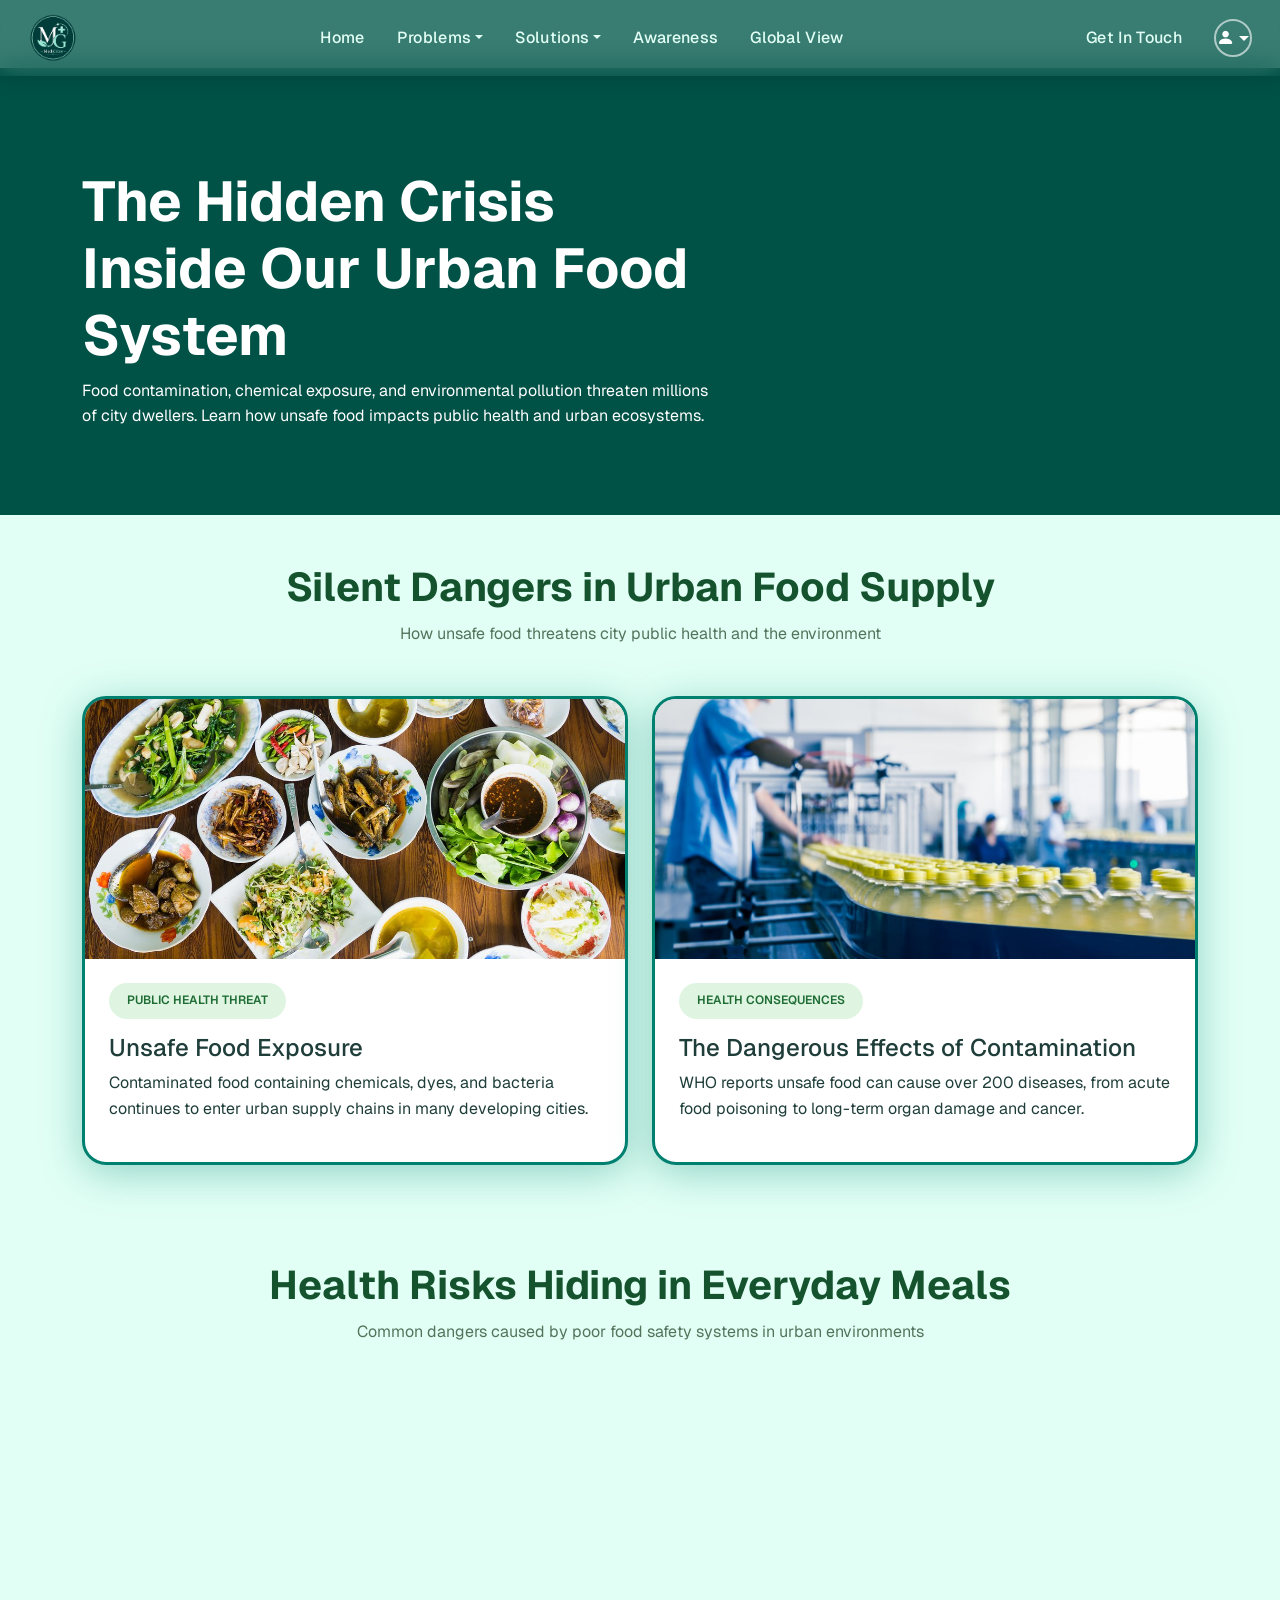
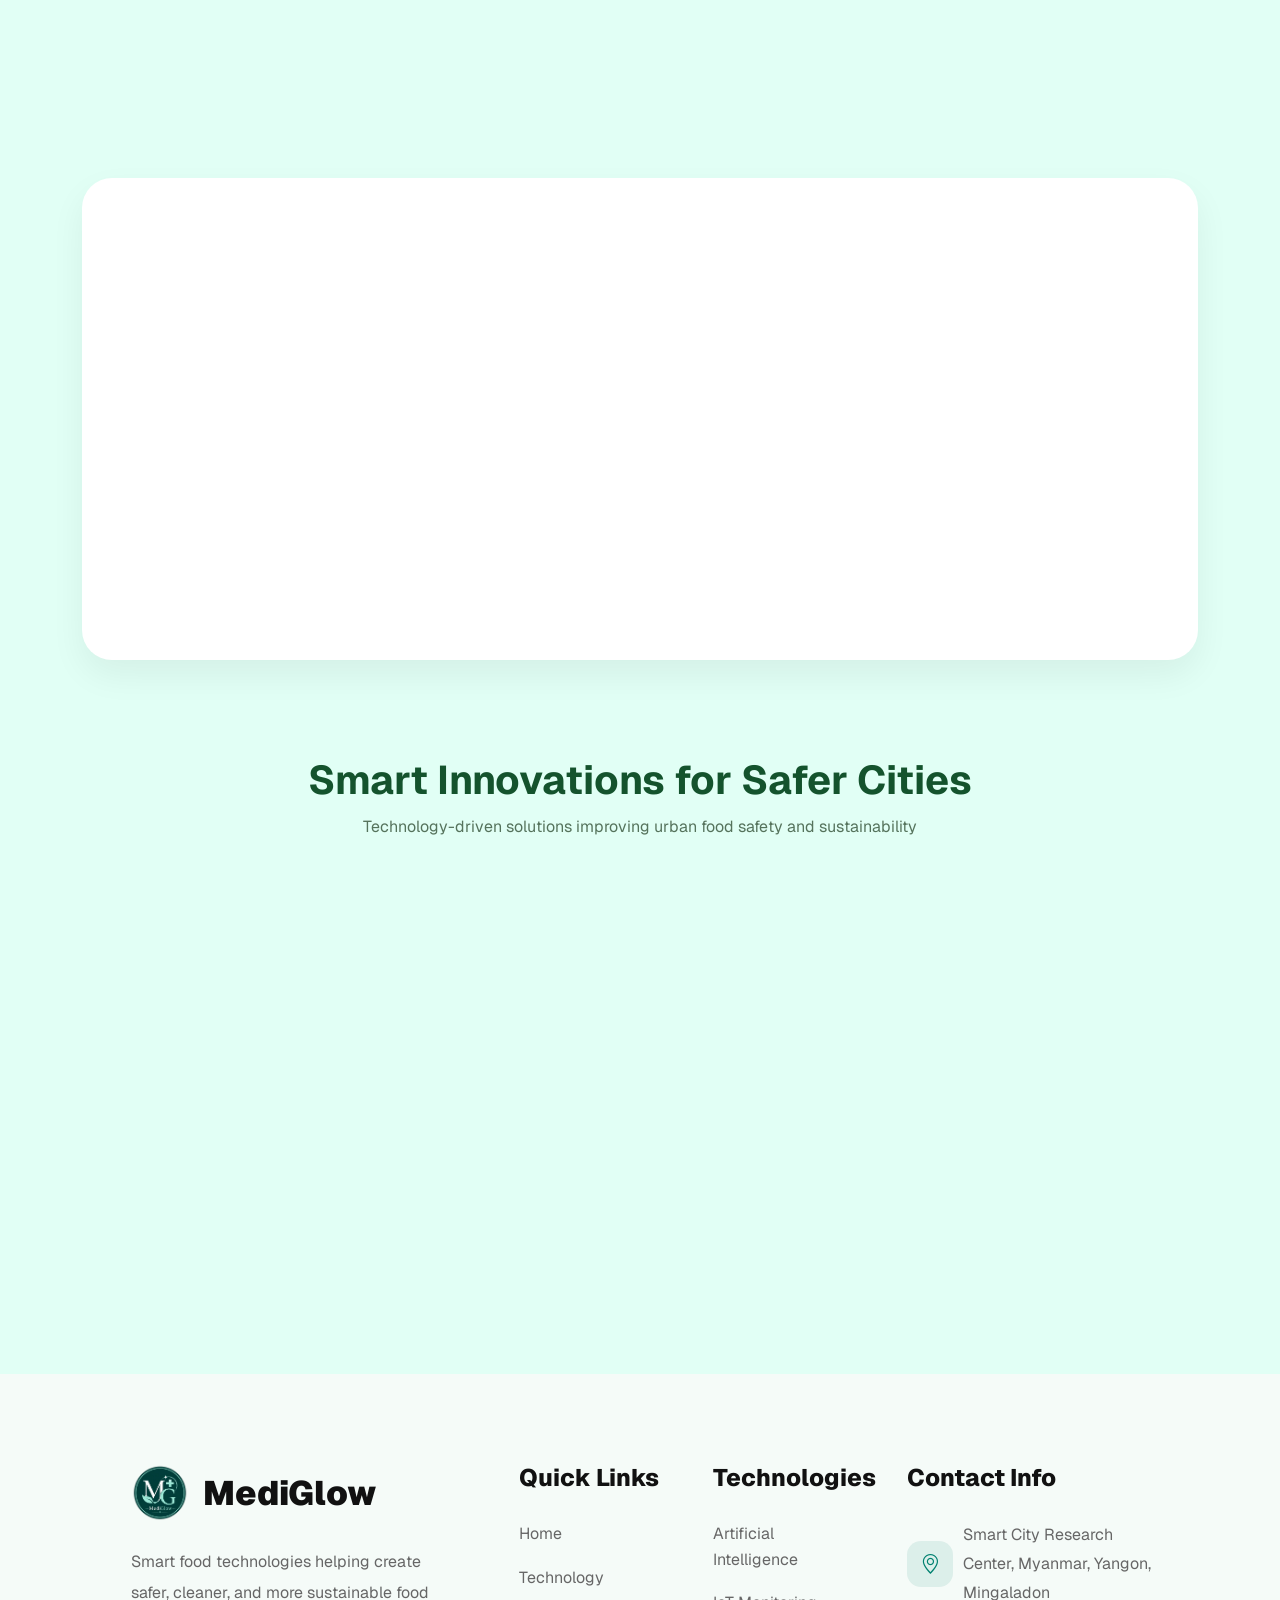
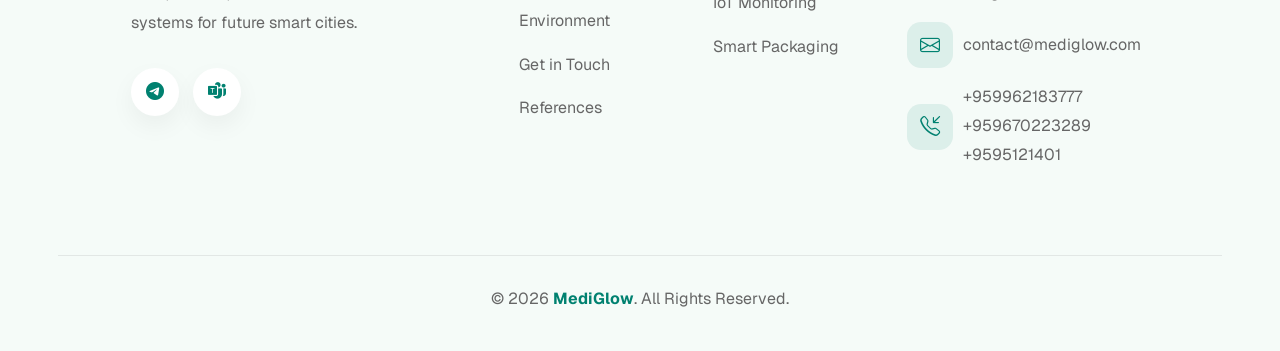
<file: awareness.html>
<!DOCTYPE html>
<html lang="en">
<head>
    <meta charset="UTF-8">
    <meta name="viewport" content="width=device-width, initial-scale=1.0">
    <title>MediGlow |  Awareness</title>
    <!-- Favicon -->
    <link rel="icon" type="image/png" href="imgs/logo.png">
    
    <!-- Fonts -->
    <link href="https://fonts.googleapis.com/css2?family=Geist:wght@100..900&family=Poppins:wght@300;400;500;600;700;800&display=swap" rel="stylesheet">

    <!-- Bootstrap CDN CSS Link -->
    <link href="https://cdn.jsdelivr.net/npm/bootstrap@5.3.8/dist/css/bootstrap.min.css" rel="stylesheet" integrity="sha384-sRIl4kxILFvY47J16cr9ZwB07vP4J8+LH7qKQnuqkuIAvNWLzeN8tE5YBujZqJLB" crossorigin="anonymous">
    
    <!-- Bootstrap CDN Icon Link -->
    <link rel="stylesheet" href="https://cdn.jsdelivr.net/npm/bootstrap-icons@1.13.1/font/bootstrap-icons.min.css">
    
    <!-- AOS CSS Link -->
    <link href="https://unpkg.com/aos@2.3.1/dist/aos.css" rel="stylesheet">

    <!-- External CSS Files -->
    <link rel="stylesheet" href="css/base.css">
    <link rel="stylesheet" href="css/layout.css">
    <link rel="stylesheet" href="css/components.css">
    <link rel="stylesheet" href="css/pages.css">
    <link rel="stylesheet" href="css/footer.css">
    <style>
        html, body {
            overflow-x: hidden;
        }
        @media (max-width: 992px) and (min-width: 576px) {
            .solution_dropdown {
                left: 50% !important;
                transform: translateX(-50%) !important;
            }
        }
    </style>

</head>
<body>
        
    <input type="radio" name="auth-panel" id="auth-form-fill" hidden checked>
    <input type="radio" name="auth-panel" id="auth-link-fill" hidden>

    <header>
        <nav class="navbar navbar-expand-lg" aria-label="Main navigation">
            <div class="container-fluid">
                <a href="index.html" class="navbar-brand ms-lg-3" aria-label="MediGlow Home">
                    <img src="imgs/logo.png" alt="MediGlow logo - Smart City Food Safety" width="50" height="50">
                </a>
                <button type="button" class="navbar-toggler me-2" data-bs-toggle="offcanvas" data-bs-target="#offcanvas_nav" aria-controls="offcanvas_nav" aria-expanded="false" aria-label="Toggle navigation menu">
                    <span class="navbar-toggler-icon"></span>
                </button>

                <div class="collapse navbar-collapse" id="nav_id">
                    <ul class="navbar-nav mx-auto" role="menubar">
                        <li class="nav-item" role="none">
                            <a class="nav-link nav_link_color" href="index.html" role="menuitem">Home</a>
                        </li>
                        <li class="nav-item dropdown" role="none">
                            <a href="#" class="nav-link nav_link_color dropdown-toggle" data-bs-toggle="dropdown" role="menuitem" aria-haspopup="true" aria-expanded="false">Problems</a>
                            <ul class="dropdown-menu dropdown_menu_for_nav_items">
                                <li>
                                    <div class="row g-1">
                                        <div class="col-md-6">
                                            <a class="dropdown-item" href="consumer.html">
                                                <div class="row g-0 align-items-center">
                                                    <div class="col-3 text-center dropdown_text_icon_box">
                                                        <i class="bi bi-bandaid-fill" aria-hidden="true"></i>
                                                    </div>
                                                    <div class="col-9 dropdown_text_section ps-2">
                                                        <h6>Consumers</h6>
                                                        <p>Health issues</p>
                                                    </div>
                                                </div>
                                            </a>
                                        </div>
                                        <div class="col-md-6">
                                            <a class="dropdown-item" href="food_challenges_page.html">
                                                <div class="row g-0 align-items-center">
                                                    <div class="col-3 text-center dropdown_text_icon_box">
                                                        <i class="bi bi-fork-knife" aria-hidden="true"></i>
                                                    </div>
                                                    <div class="col-9 dropdown_text_section ps-2">
                                                        <h6>Unsafe Food</h6>
                                                        <p>Food safety risks</p>
                                                    </div>
                                                </div>
                                            </a>
                                        </div>
                                    </div>
                                </li>
                                <li>
                                    <div class="row g-1 mt-1">
                                        <div class="col-md-6">
                                            <a class="dropdown-item" href="industry.html">
                                                <div class="row g-0 align-items-center">
                                                    <div class="col-3 text-center dropdown_text_icon_box">
                                                        <i class="bi bi-exclamation-triangle-fill" aria-hidden="true"></i>
                                                    </div>
                                                    <div class="col-9 dropdown_text_section ps-2">
                                                        <h6>Industry</h6>
                                                        <p>Environmental impact</p>
                                                    </div>
                                                </div>
                                            </a>
                                        </div>
                                        <div class="col-md-6">
                                            <a class="dropdown-item" href="environment.html">
                                                <div class="row g-0 align-items-center">
                                                    <div class="col-3 text-center dropdown_text_icon_box">
                                                        <i class="bi bi-tree-fill" aria-hidden="true"></i>
                                                    </div>
                                                    <div class="col-9 dropdown_text_section ps-2">
                                                        <h6>Environment</h6>
                                                        <p>Pollution impact</p>
                                                    </div>
                                                </div>
                                            </a>
                                        </div>
                                    </div>
                                </li>
                            </ul>
                        </li>
                        <li class="nav-item dropdown" role="none">
                            <a href="#" class="nav-link nav_link_color dropdown-toggle" data-bs-toggle="dropdown" role="menuitem" aria-haspopup="true" aria-expanded="false">Solutions</a>
                            <ul class="dropdown-menu dropdown_menu_for_nav_items">
                                <li>
                                    <div class="row g-1">
                                        <div class="col-md-6">
                                            <a class="dropdown-item" href="ai_detection.html">
                                                <div class="row g-0 align-items-center">
                                                    <div class="col-3 text-center dropdown_text_icon_box">
                                                        <i class="bi bi-search" aria-hidden="true"></i>
                                                    </div>
                                                    <div class="col-9 dropdown_text_section ps-2">
                                                        <h6>AI Detection</h6>
                                                        <p>Smart scanning</p>
                                                    </div>
                                                </div>
                                            </a>
                                        </div>
                                        <div class="col-md-6">
                                            <a class="dropdown-item" href="smart_packaging.html">
                                                <div class="row g-0 align-items-center">
                                                    <div class="col-3 text-center dropdown_text_icon_box">
                                                        <i class="bi bi-box-seam-fill" aria-hidden="true"></i>
                                                    </div>
                                                    <div class="col-9 dropdown_text_section ps-2">
                                                        <h6>Smart Packaging</h6>
                                                        <p>Freshness tracking</p>
                                                    </div>
                                                </div>
                                            </a>
                                        </div>
                                        <div class="col-md-6">
                                            <a class="dropdown-item" href="modern_technology.html">
                                                <div class="row g-0 align-items-center">
                                                    <div class="col-3 text-center dropdown_text_icon_box">
                                                        <i class="bi bi-cpu" aria-hidden="true"></i>
                                                    </div>
                                                    <div class="col-9 dropdown_text_section ps-2">
                                                        <h6>Modern Technology</h6>
                                                        <p>Sensers & apps</p>
                                                    </div>
                                                </div>
                                            </a>
                                        </div>
                                    </div>
                                </li>
                            </ul>
                        </li>
                        <li class="nav-item" role="none">
                            <a class="nav-link nav_link_color" href="awareness.html" role="menuitem">Awareness</a>
                        </li>
                        <li class="nav-item" role="none">
                            <a class="nav-link nav_link_color" href="global_view.html" role="menuitem">Global View</a>
                        </li>
                    </ul>
                    <ul class="navbar-nav me-lg-3" role="menubar">
                        <li class="nav-item" role="none">
                            <a class="nav-link nav_link_color" href="get_in_touch.html" role="menuitem">Get In Touch</a>
                        </li>
                    </ul>

                    <!-- Logged-in user dropdown (large screens) -->
                    <div class="auth-user dropdown logged_in_lg me-lg-4">
                        <a href="#" class="d-flex align-items-center nav-link dropdown-toggle" data-bs-toggle="dropdown" aria-haspopup="true" aria-expanded="false" aria-label="User menu">
                            <span class="rounded-circle bg-secondary d-flex align-items-center justify-content-center text-white" style="width:32px;height:32px;font-size:0.8rem;" aria-hidden="true">A</span>
                        </a>
                        <ul class="dropdown-menu dropdown-menu-end dropdown_menu_for_profile">
                            <li class="px-3 py-2"><div style="font-weight:600;">Anonymous</div></li>
                            <li><hr class="dropdown-divider"></li>
                            <li><a class="dropdown-item" href="#">Profile</a></li>
                            <li>
                                <label for="auth-guest" class="dropdown-item text-danger" style="cursor:pointer;">Logout</label>
                            </li>
                        </ul>
                    </div>

                    <!-- Guest login button (large screens) -->
                    <div class="dropdown logged_out d-none d-lg-flex pe-lg-3">
                        <a href="#" class="nav-user-icon-btn dropdown-toggle" data-bs-toggle="dropdown" aria-haspopup="true" aria-expanded="false" aria-label="Login or sign up">
                            <i class="bi bi-person-fill" aria-hidden="true"></i>
                        </a>
                        <ul class="dropdown-menu dropdown-menu-end dropdown_menu_for_profile">
                            <li><a class="dropdown-item" href="#modal_login" data-bs-toggle="modal">Login</a></li>
                            <li><a class="dropdown-item" href="#modal_register" data-bs-toggle="modal">Sign Up</a></li>
                        </ul>
                    </div>
                </div>

                <!-- Offcanvas mobile menu -->
                <div class="offcanvas offcanva_for_small_devices offcanvas-end d-lg-none" id="offcanvas_nav" tabindex="-1" aria-label="Mobile navigation menu">
                    <div class="offcanvas-header offcanva_header_for_navbar">
                        <a href="index.html" class="navbar-brand">
                            <img src="imgs/logo.png" height="32" alt="MediGlow">
                        </a>
                        <button type="button" class="btn-close btn-close-white pe-4" data-bs-dismiss="offcanvas" aria-label="Close menu"></button>
                    </div>

                    <div class="offcanvas-body px-4 pt-3">
                        <ul class="navbar-nav">

                            <li class="nav-item mt-2">
                                <div class="row">
                                    <div class="col-sm-5">
                                        <a class="nav-link nav_link_color" href="index.html">Home</a>
                                    </div>
                                    <div class="col-sm-5">
                                        <a class="nav-link nav_link_color" href="awareness.html">Awareness</a>
                                    </div>
                                </div>
                            </li>

                            <li class="nav-item mt-2">
                                <div class="row">

                                    <div class="col-sm-5">
                                        <a href="#" class="nav-link nav_link_color dropdown-toggle" data-bs-toggle="dropdown" role="menuitem" aria-haspopup="true" aria-expanded="false">Problems</a>

                                        <ul class="dropdown-menu dropdown_menu_for_nav_items">
                                            <li>
                                                <div class="row g-1">
                                                    <div class="col-md-12">
                                                        <a class="dropdown-item" href="consumer.html">
                                                            <div class="row g-0 align-items-center">
                                                                <div class="col-3 text-center dropdown_text_icon_box">
                                                                    <i class="bi bi-bandaid-fill" aria-hidden="true"></i>
                                                                </div>
                                                                <div class="col-9 dropdown_text_section ps-2">
                                                                    <h6>Consumers</h6>
                                                                    <p>Health issues</p>
                                                                </div>
                                                            </div>
                                                        </a>
                                                    </div>

                                                    <div class="col-md-12">
                                                        <a class="dropdown-item" href="food_challenges_page.html">
                                                            <div class="row g-0 align-items-center">
                                                                <div class="col-3 text-center dropdown_text_icon_box">
                                                                    <i class="bi bi-fork-knife" aria-hidden="true"></i>
                                                                </div>
                                                                <div class="col-9 dropdown_text_section ps-2">
                                                                    <h6>Unsafe Food</h6>
                                                                    <p>Food safety risks</p>
                                                                </div>
                                                            </div>
                                                        </a>
                                                    </div>
                                                </div>
                                            </li>

                                            <li>
                                                <div class="row g-1 mt-1">
                                                    <div class="col-md-12">
                                                        <a class="dropdown-item" href="industry.html">
                                                            <div class="row g-0 align-items-center">
                                                                <div class="col-3 text-center dropdown_text_icon_box">
                                                                    <i class="bi bi-exclamation-triangle-fill" aria-hidden="true"></i>
                                                                </div>
                                                                <div class="col-9 dropdown_text_section ps-2">
                                                                    <h6>Industry</h6>
                                                                    <p>Environmental impact</p>
                                                                </div>
                                                            </div>
                                                        </a>
                                                    </div>

                                                    <div class="col-md-12">
                                                        <a class="dropdown-item" href="environment.html">
                                                            <div class="row g-0 align-items-center">
                                                                <div class="col-3 text-center dropdown_text_icon_box">
                                                                    <i class="bi bi-tree-fill" aria-hidden="true"></i>
                                                                </div>
                                                                <div class="col-9 dropdown_text_section ps-2">
                                                                    <h6>Environment</h6>
                                                                    <p>Pollution impact</p>
                                                                </div>
                                                            </div>
                                                        </a>
                                                    </div>
                                                </div>
                                            </li>
                                        </ul>
                                    </div>

                                    <div class="col-sm-5">
                                        <a href="#" class="nav-link nav_link_color dropdown-toggle" data-bs-toggle="dropdown" role="menuitem" aria-haspopup="true" aria-expanded="false">Solutions</a>
                                        <ul class="dropdown-menu solution_dropdown dropdown_menu_for_nav_items">
                                            <li>
                                                <div class="row g-1">

                                                    <div class="col-md-12">
                                                        <a class="dropdown-item" href="ai_detection.html">
                                                            <div class="row g-0 align-items-center">
                                                                <div class="col-3 text-center dropdown_text_icon_box">
                                                                    <i class="bi bi-search" aria-hidden="true"></i>
                                                                </div>
                                                                <div class="col-9 dropdown_text_section ps-2">
                                                                    <h6>AI Detection</h6>
                                                                    <p>Smart scanning</p>
                                                                </div>
                                                            </div>
                                                        </a>
                                                    </div>

                                                    <div class="col-md-12">
                                                        <a class="dropdown-item" href="smart_packaging.html">
                                                            <div class="row g-0 align-items-center">
                                                                <div class="col-3 text-center dropdown_text_icon_box">
                                                                    <i class="bi bi-box-seam-fill" aria-hidden="true"></i>
                                                                </div>
                                                                <div class="col-9 dropdown_text_section ps-2">
                                                                    <h6>Smart Packaging</h6>
                                                                    <p>Freshness tracking</p>
                                                                </div>
                                                            </div>
                                                        </a>
                                                    </div>

                                                    <div class="col-md-12">
                                                        <a class="dropdown-item" href="modern_technology.html">
                                                            <div class="row g-0 align-items-center">
                                                                <div class="col-3 text-center dropdown_text_icon_box">
                                                                    <i class="bi bi-cpu" aria-hidden="true"></i>
                                                                </div>
                                                                <div class="col-9 dropdown_text_section ps-2">
                                                                    <h6>Modern Technology</h6>
                                                                    <p>Sensers & apps</p>
                                                                </div>
                                                            </div>
                                                        </a>
                                                    </div>

                                                </div>
                                            </li>
                                        </ul>
                                    </div>

                                </div>
                            </li>

                            <li class="nav-item mt-2">
                                <div class="row">
                                    <div class="col-sm-5">
                                        <a class="nav-link nav_link_color" href="get_in_touch.html">Get in Touch</a>
                                    </div>
                                    <div class="col-sm-5">
                                        <a class="nav-link nav_link_color" href="global_view.html">Global View</a>
                                    </div>
                                </div>
                            </li>

                        </ul>

                        <hr style="border-color:rgba(255,255,255,0.3);">

                        <div class="d-flex justify-content-center logged_out gap-3">
                            <a href="#modal_login_sm" data-bs-toggle="modal" class="btn btn-outline-light btn-sm">Login</a>
                            <a href="#modal_register_sm" data-bs-toggle="modal" class="btn btn-light btn-sm">Sign Up</a>
                        </div>
                    </div>
                </div>
            </div>
        </nav>
    </header>



    <!-- Large Login Modal -->
    <div class="modal fade" data-bs-backdrop="static" id="modal_login" tabindex="-1" aria-hidden="true">
        <div class="modal-dialog modal-dialog-centered modal-xl">
            <div class="modal-content position-relative">

                <button type="button"
                    class="btn-close position-absolute top-0 end-0 m-3 btn-close-white"
                    data-bs-dismiss="modal"
                    style="z-index:10;"
                    aria-label="Close login modal">
                </button>

                <div class="row g-0">

                    <div class="col-md-6 modal-image-col"
                        style="background-image: url('img/login_signup.jpg');"
                        role="img"
                        aria-label="Myanmar traditional dish">
                    </div>

                    <div class="col-md-6 modal-form-col">

                        <div class="form-scroll">

                            <h2 class="auth-title">Welcome back</h2>

                            <div class="form_fill">

                                <div class="mb-3">
                                    <input class="auth-email-input"
                                        type="email"
                                        placeholder="Email address"
                                        aria-label="Email address">
                                </div>

                                <div class="mb-3">
                                    <input class="auth-email-input"
                                        type="password"
                                        placeholder="Password"
                                        aria-label="Password">
                                </div>

                                <div class="text-end mb-3">
                                    <a href="#modal_forgot"
                                        data-bs-toggle="modal"
                                        style="color: var(--medi-primary);">
                                        Forgot password?
                                    </a>
                                </div>

                                <label class="auth-email-btn"
                                    for="auth-logged"
                                    data-bs-dismiss="modal">
                                    Log In
                                </label>

                                <hr class="auth-divider">

                                <p class="text-center social-toggle-text mb-0">
                                    or continue with
                                    <label class="login_form" for="auth-link-fill">
                                        social accounts
                                    </label>
                                </p>

                            </div>

                            <div class="link_fill">

                                <label class="auth-social-btn"
                                    for="auth-logged"
                                    data-bs-dismiss="modal">

                                    <svg width="18" height="18" viewBox="0 0 48 48" aria-hidden="true">
                                        <path fill="#EA4335"
                                            d="M24 9.5c3.54 0 6.71 1.22 9.21 3.6l6.85-6.85C35.9 2.38 30.47 0 24 0 14.62 0 6.51 5.38 2.56 13.22l7.98 6.19C12.43 13.72 17.74 9.5 24 9.5z" />
                                        <path fill="#4285F4"
                                            d="M46.98 24.55c0-1.57-.15-3.09-.38-4.55H24v9.02h12.94c-.58 2.96-2.26 5.48-4.78 7.18l7.73 6c4.51-4.18 7.09-10.36 7.09-17.65z" />
                                        <path fill="#FBBC05"
                                            d="M10.53 28.59a14.5 14.5 0 0 1 0-9.18l-7.98-6.19a24.08 24.08 0 0 0 0 21.56l7.98-6.19z" />
                                        <path fill="#34A853"
                                            d="M24 48c6.48 0 11.93-2.13 15.89-5.81l-7.73-6c-2.15 1.45-4.92 2.3-8.16 2.3-6.26 0-11.57-4.22-13.47-9.91l-7.98 6.19C6.51 42.62 14.62 48 24 48z" />
                                    </svg>

                                    Continue with Google
                                </label>

                                <label class="auth-social-btn"
                                    for="auth-logged"
                                    data-bs-dismiss="modal">

                                    <svg width="18" height="18" viewBox="0 0 16 16" aria-hidden="true">
                                        <path d="M8 0C3.58 0 0 3.58 0 8c0 3.54 2.29 6.53 5.47 7.59.4.07.55-.17.55-.38 0-.19-.01-.82-.01-1.49-2.01.37-2.53-.49-2.69-.94-.09-.23-.48-.94-.82-1.13-.28-.15-.68-.52-.01-.53.63-.01 1.08.58 1.23.82.72 1.21 1.87.87 2.33.66.07-.52.28-.87.51-1.07-1.78-.2-3.64-.89-3.64-3.95 0-.87.31-1.59.82-2.15-.08-.2-.36-1.02.08-2.12 0 0 .67-.21 2.2.82.64-.18 1.32-.27 2-.27.68 0 1.36.09 2 .27 1.53-1.04 2.2-.82 2.2-.82.44 1.1.16 1.92.08 2.12.51.56.82 1.27.82 2.15 0 3.07-1.87 3.75-3.65 3.95.29.25.54.73.54 1.48 0 1.07-.01 1.93-.01 2.2 0 .21.15.46.55.38A8.013 8.013 0 0 0 16 8c0-4.42-3.58-8-8-8z" />
                                    </svg>

                                    Continue with GitHub
                                </label>

                                <label class="auth-social-btn"
                                    for="auth-logged"
                                    data-bs-dismiss="modal">

                                    <svg width="18" height="18" viewBox="0 0 24 24" aria-hidden="true">
                                        <path d="M17.05 20.28c-.98.95-2.05.8-3.08.35-1.09-.46-2.09-.48-3.24 0-1.44.62-2.2.44-3.06-.35C2.79 15.25 3.51 7.59 9.05 7.31c1.35.07 2.29.74 3.08.8 1.18-.24 2.31-.93 3.57-.84 1.51.12 2.65.72 3.4 1.8-3.12 1.87-2.38 5.98.48 7.13-.57 1.5-1.31 2.99-2.54 4.09zM12.03 7.25c-.15-2.23 1.66-4.07 3.74-4.25.29 2.58-2.34 4.5-3.74 4.25z" />
                                    </svg>

                                    Continue with Apple
                                </label>

                                <hr class="auth-divider">

                                <p class="text-center social-toggle-text mb-0">
                                    <label class="login_form" for="auth-form-fill">
                                        Login with email & password?
                                    </label>
                                </p>

                            </div>

                            <div class="auth-signup-link">
                                Don't have an account?
                                <a href="#modal_register"
                                    data-bs-toggle="modal"
                                    data-bs-target="#modal_register"
                                    data-bs-dismiss="modal">
                                    Sign Up
                                </a>
                            </div>

                        </div>

                        <div class="auth-footer">
                            <a href="#">Terms</a>
                            <a href="#">Privacy Policy</a>
                        </div>

                    </div>

                </div>

            </div>
        </div>
    </div>

    <!-- Large Register Modal -->
    <div class="modal fade"
        data-bs-backdrop="static"
        id="modal_register"
        tabindex="-1"
        aria-hidden="true">

        <div class="modal-dialog modal-dialog-centered modal-xl">

            <div class="modal-content position-relative">

                <button type="button"
                    class="btn-close position-absolute top-0 end-0 m-3 btn-close-white"
                    data-bs-dismiss="modal"
                    style="z-index:10;"
                    aria-label="Close register modal">
                </button>

                <div class="row g-0">

                    <!-- Left Image -->
                    <div class="col-md-6 modal-image-col"
                        style="background-image: url('img/login_signup.jpg');"
                        role="img"
                        aria-label="Myanmar traditional dish">
                    </div>

                    <!-- Right Form -->
                    <div class="col-md-6 modal-form-col">

                        <div class="form-scroll">

                            <h2 class="auth-title">
                                Create your account
                            </h2>

                            <!-- Email Form -->
                            <div class="form_fill">

                                <div class="mb-3">
                                    <input class="auth-email-input"
                                        type="text"
                                        placeholder="Username"
                                        aria-label="Username">
                                </div>

                                <div class="mb-3">
                                    <input class="auth-email-input"
                                        type="email"
                                        placeholder="Email address"
                                        aria-label="Email address">
                                </div>

                                <div class="mb-3">
                                    <input class="auth-email-input"
                                        type="password"
                                        placeholder="Password"
                                        aria-label="Password">
                                </div>

                                <label class="auth-email-btn"
                                    for="auth-logged"
                                    data-bs-dismiss="modal">
                                    Sign Up
                                </label>

                                <hr class="auth-divider">

                                <p class="text-center social-toggle-text mb-0">
                                    or continue with
                                    <label class="login_form" for="auth-link-fill">
                                        social accounts
                                    </label>
                                </p>

                            </div>

                            <!-- Social Login -->
                            <div class="link_fill">

                                <!-- Google -->
                                <label class="auth-social-btn"
                                    for="auth-logged"
                                    data-bs-dismiss="modal">

                                    <svg width="18"
                                        height="18"
                                        viewBox="0 0 48 48"
                                        aria-hidden="true">

                                        <path fill="#EA4335"
                                            d="M24 9.5c3.54 0 6.71 1.22 9.21 3.6l6.85-6.85C35.9 2.38 30.47 0 24 0 14.62 0 6.51 5.38 2.56 13.22l7.98 6.19C12.43 13.72 17.74 9.5 24 9.5z" />

                                        <path fill="#4285F4"
                                            d="M46.98 24.55c0-1.57-.15-3.09-.38-4.55H24v9.02h12.94c-.58 2.96-2.26 5.48-4.78 7.18l7.73 6c4.51-4.18 7.09-10.36 7.09-17.65z" />

                                        <path fill="#FBBC05"
                                            d="M10.53 28.59a14.5 14.5 0 0 1 0-9.18l-7.98-6.19a24.08 24.08 0 0 0 0 21.56l7.98-6.19z" />

                                        <path fill="#34A853"
                                            d="M24 48c6.48 0 11.93-2.13 15.89-5.81l-7.73-6c-2.15 1.45-4.92 2.3-8.16 2.3-6.26 0-11.57-4.22-13.47-9.91l-7.98 6.19C6.51 42.62 14.62 48 24 48z" />
                                    </svg>

                                    Continue with Google
                                </label>

                                <!-- GitHub -->
                                <label class="auth-social-btn"
                                    for="auth-logged"
                                    data-bs-dismiss="modal">

                                    <svg width="18"
                                        height="18"
                                        viewBox="0 0 16 16"
                                        aria-hidden="true">

                                        <path d="M8 0C3.58 0 0 3.58 0 8c0 3.54 2.29 6.53 5.47 7.59.4.07.55-.17.55-.38 0-.19-.01-.82-.01-1.49-2.01.37-2.53-.49-2.69-.94-.09-.23-.48-.94-.82-1.13-.28-.15-.68-.52-.01-.53.63-.01 1.08.58 1.23.82.72 1.21 1.87.87 2.33.66.07-.52.28-.87.51-1.07-1.78-.2-3.64-.89-3.64-3.95 0-.87.31-1.59.82-2.15-.08-.2-.36-1.02.08-2.12 0 0 .67-.21 2.2.82.64-.18 1.32-.27 2-.27.68 0 1.36.09 2 .27 1.53-1.04 2.2-.82 2.2-.82.44 1.1.16 1.92.08 2.12.51.56.82 1.27.82 2.15 0 3.07-1.87 3.75-3.65 3.95.29.25.54.73.54 1.48 0 1.07-.01 1.93-.01 2.2 0 .21.15.46.55.38A8.013 8.013 0 0 0 16 8c0-4.42-3.58-8-8-8z" />
                                    </svg>

                                    Continue with GitHub
                                </label>

                                <!-- Apple -->
                                <label class="auth-social-btn"
                                    for="auth-logged"
                                    data-bs-dismiss="modal">

                                    <svg width="18"
                                        height="18"
                                        viewBox="0 0 24 24"
                                        aria-hidden="true">

                                        <path d="M17.05 20.28c-.98.95-2.05.8-3.08.35-1.09-.46-2.09-.48-3.24 0-1.44.62-2.2.44-3.06-.35C2.79 15.25 3.51 7.59 9.05 7.31c1.35.07 2.29.74 3.08.8 1.18-.24 2.31-.93 3.57-.84 1.51.12 2.65.72 3.4 1.8-3.12 1.87-2.38 5.98.48 7.13-.57 1.5-1.31 2.99-2.54 4.09zM12.03 7.25c-.15-2.23 1.66-4.07 3.74-4.25.29 2.58-2.34 4.5-3.74 4.25z" />
                                    </svg>

                                    Continue with Apple
                                </label>

                                <hr class="auth-divider">

                                <p class="text-center social-toggle-text mb-0">
                                    <label class="login_form" for="auth-form-fill">
                                        Sign up with email & password?
                                    </label>
                                </p>

                            </div>

                            <!-- Bottom Link -->
                            <div class="auth-signup-link">
                                Already have an account?

                                <a href="#modal_login"
                                    data-bs-toggle="modal"
                                    data-bs-dismiss="modal">
                                    Log In
                                </a>
                            </div>

                        </div>

                        <!-- Footer -->
                        <div class="auth-footer">
                            <a href="#">Terms</a>
                            <a href="#">Privacy Policy</a>
                        </div>

                    </div>

                </div>

            </div>

        </div>
    </div>

    <!-- Small Login Modal -->
    <div class="modal fade"
        data-bs-backdrop="static"
        id="modal_login_sm"
        tabindex="-1"
        aria-hidden="true">

        <div class="modal-dialog modal-dialog-centered">

            <div class="modal-content" style="border-radius:20px;">

                <div class="modal-body p-4 position-relative">

                    <button type="button"
                        class="btn-close position-absolute top-0 end-0 m-3"
                        data-bs-dismiss="modal"
                        aria-label="Close">
                    </button>

                    <h2 class="auth-title">
                        Welcome back
                    </h2>

                    <!-- Email Form -->
                    <div class="form_fill">

                        <div class="mb-3">
                            <input class="auth-email-input"
                                type="email"
                                placeholder="Email address"
                                aria-label="Email">
                        </div>

                        <div class="mb-3">
                            <input class="auth-email-input"
                                type="password"
                                placeholder="Password"
                                aria-label="Password">
                        </div>

                        <div class="text-end mb-3">
                            <a href="#modal_forgot"
                                data-bs-toggle="modal"
                                style="color:var(--medi-primary);">
                                Forgot password?
                            </a>
                        </div>

                        <label class="auth-email-btn"
                            for="auth-logged"
                            data-bs-dismiss="modal">
                            Log In
                        </label>

                        <hr class="auth-divider">

                        <p class="text-center social-toggle-text mb-0">
                            or continue with
                            <label class="login_form" for="auth-link-fill">
                                social accounts
                            </label>
                        </p>

                    </div>

                    <!-- Social Login -->
                    <div class="link_fill">

                        <label class="auth-social-btn"
                            for="auth-logged"
                            data-bs-dismiss="modal">
                            Continue with Google
                        </label>

                        <label class="auth-social-btn"
                            for="auth-logged"
                            data-bs-dismiss="modal">
                            Continue with GitHub
                        </label>

                        <label class="auth-social-btn"
                            for="auth-logged"
                            data-bs-dismiss="modal">
                            Continue with Apple
                        </label>

                        <hr class="auth-divider">

                        <p class="text-center social-toggle-text mb-0">
                            <label class="login_form" for="auth-form-fill">
                                Login with email & password?
                            </label>
                        </p>

                    </div>

                    <!-- Bottom Link -->
                    <div class="auth-signup-link">
                        Don't have an account?

                        <a href="#modal_register_sm"
                            data-bs-toggle="modal"
                            data-bs-dismiss="modal">
                            Sign Up
                        </a>
                    </div>

                </div>

            </div>

        </div>

    </div>

    <!-- Small Register Modal -->
    <div class="modal fade"
        data-bs-backdrop="static"
        id="modal_register_sm"
        tabindex="-1"
        aria-hidden="true">

        <div class="modal-dialog modal-dialog-centered">

            <div class="modal-content" style="border-radius:20px;">

                <div class="modal-body p-4 position-relative">

                    <button type="button"
                        class="btn-close position-absolute top-0 end-0 m-3"
                        data-bs-dismiss="modal"
                        aria-label="Close">
                    </button>

                    <h2 class="auth-title">
                        Create your account
                    </h2>

                    <!-- Email Form -->
                    <div class="form_fill">

                        <div class="mb-3">
                            <input class="auth-email-input"
                                type="text"
                                placeholder="Username"
                                aria-label="Username">
                        </div>

                        <div class="mb-3">
                            <input class="auth-email-input"
                                type="email"
                                placeholder="Email address"
                                aria-label="Email">
                        </div>

                        <div class="mb-3">
                            <input class="auth-email-input"
                                type="password"
                                placeholder="Password"
                                aria-label="Password">
                        </div>

                        <button class="auth-email-btn"
                            for="auth-logged"
                            data-bs-dismiss="modal" data-bs-toggle="modal" data-bs-target="#signupModal" >
                            Sign Up
                        </button>

                        <hr class="auth-divider">

                        <p class="text-center social-toggle-text mb-0">
                            or continue with
                            <label class="login_form" for="auth-link-fill">
                                social accounts
                            </label>
                        </p>

                    </div>

                    <!-- Social Login -->
                    <div class="link_fill">

                        <label class="auth-social-btn"
                            for="auth-logged"
                            data-bs-dismiss="modal">
                            Continue with Google
                        </label>

                        <label class="auth-social-btn"
                            for="auth-logged"
                            data-bs-dismiss="modal">
                            Continue with GitHub
                        </label>

                        <label class="auth-social-btn"
                            for="auth-logged"
                            data-bs-dismiss="modal">
                            Continue with Apple
                        </label>

                        <hr class="auth-divider">

                        <p class="text-center social-toggle-text mb-0">
                            <label class="login_form" for="auth-form-fill">
                                Sign up with email & password?
                            </label>
                        </p>

                    </div>

                    <!-- Bottom Link -->
                    <div class="auth-signup-link">
                        Already have an account?

                        <a href="#modal_login_sm"
                            data-bs-toggle="modal"
                            data-bs-dismiss="modal">
                            Log In
                        </a>
                    </div>

                </div>

            </div>

        </div>

    </div>

    <!-- Forgot Password Modal -->
    <div class="modal fade"
        data-bs-backdrop="static"
        id="modal_forgot"
        tabindex="-1"
        aria-hidden="true">

        <div class="modal-dialog modal-dialog-centered">

            <div class="modal-content" style="border-radius:20px;">

                <!-- Header -->
                <div class="modal-header">

                    <h5 class="modal-title">
                        Reset Password
                    </h5>

                    <button type="button"
                        class="btn-close"
                        data-bs-dismiss="modal"
                        aria-label="Close">
                    </button>

                </div>

                <!-- Body -->
                <div class="modal-body">

                    <div class="mb-3">
                        <input class="auth-email-input"
                            type="password"
                            placeholder="New Password"
                            aria-label="New password">
                    </div>

                    <div class="mb-3">
                        <input class="auth-email-input"
                            type="password"
                            placeholder="Confirm Password"
                            aria-label="Confirm password">
                    </div>

                    <label class="auth-email-btn"
                        data-bs-dismiss="modal">
                        Reset
                    </label>

                </div>

            </div>

        </div>

    </div>

    <!-- Hero -->
    <section class="awareness-hero" aria-labelledby="awareness-heading">
        <div class="container">
            <!-- Awareness Heading -->
            <div class="row">
                <div class="col-lg-7" data-aos="fade-right">
                    <h1 id="awareness-heading">
                        The Hidden Crisis Inside Our Urban Food System
                    </h1>
                    <p>
                        Food contamination, chemical exposure, and environmental pollution threaten millions of city dwellers. Learn how unsafe food impacts public health and urban ecosystems.
                    </p>
                </div>
            </div>
        </div>
    </section>

    <!-- Dangers in urban Food Supply - Dangers-->
    <section class="py-5" aria-labelledby="dangers-heading">
        <div class="container">
            <h2 class="awareness-section-title" id="dangers-heading" data-aos="fade-up">
                Silent Dangers in Urban Food Supply
            </h2>
            <p class="awareness-section-sub">
                How unsafe food threatens city public health and the environment
            </p>
            <div class="row g-4">
                <!-- Public Health Threat -->
                <div class="col-lg-6" data-aos="fade-right">
                    <article class="card-secondary p-0 overflow-hidden">
                        <img src="img/myanmar_food.jpg" alt="Unsafe food exposure risks in urban areas" class="w-100" style="height:260px;object-fit:cover;" loading="lazy">
                        <div class="p-4">
                            <span class="tag">PUBLIC HEALTH THREAT</span>
                            <h4>Unsafe Food Exposure</h4>
                            <p>
                                Contaminated food containing chemicals, dyes, and bacteria continues to enter urban supply chains in many developing cities.
                            </p>
                        </div>
                    </article>
                </div>
                <!-- Health Consequences -->
                <div class="col-lg-6" data-aos="fade-left">
                    <article class="card-secondary p-0 overflow-hidden">
                        <img src="img/industry_awareness.jpg" alt="Health consequences of food contamination" class="w-100" style="height:260px;object-fit:cover;" loading="lazy">
                        <div class="p-4">
                            <span class="tag">HEALTH CONSEQUENCES</span>
                            <h4>The Dangerous Effects of Contamination</h4>
                            <p>
                                WHO reports unsafe food can cause over 200 diseases, from acute food poisoning to long-term organ damage and cancer.
                            </p>
                        </div>
                    </article>
                </div>
            </div>
        </div>
    </section>

    <!-- Health Risks -->
    <section class="py-5" aria-labelledby="risks-heading">
        <div class="container">
            <h2 class="awareness-section-title" id="risks-heading">
                Health Risks Hiding in Everyday Meals
            </h2>
            <p class="awareness-section-sub">
                Common dangers caused by poor food safety systems in urban environments
            </p>
            <div class="row g-4">
                <!-- Food Poisoning -->
                <div class="col-md-4" data-aos="zoom-in">
                    <article class="card-primary text-center p-4">
                        <div class="mini-icon">
                            <i class="bi bi-virus" aria-hidden="true"></i>
                        </div>
                        <h5>Food Poisoning</h5>
                        <p>Bacteria like Salmonella from poor hygiene and contaminated ingredients cause severe illness in dense urban populations.</p>
                    </article>
                </div>
                <!-- Chemical ExposureS -->
                <div class="col-md-4" data-aos="zoom-in">
                    <article class="card-primary text-center p-4">
                        <div class="mini-icon">
                            <i class="bi bi-exclamation-triangle" aria-hidden="true"></i>
                        </div>
                        <h5>Chemical Exposure</h5>
                        <p>Artificial dyes, pesticides, and preservatives accumulate in the body and can slowly damage organs over years of exposure.</p>
                    </article>
                </div>
                <!-- Food Wast Pollution -->
                <div class="col-md-4" data-aos="zoom-in">
                    <article class="card-primary text-center p-4">
                        <div class="mini-icon">
                            <i class="bi bi-globe" aria-hidden="true"></i>
                        </div>
                        <h5>Food Waste Pollution</h5>
                        <p>Urban landfill methane from food waste accelerates climate change and harms the surrounding city ecosystem.</p>
                    </article>
                </div>
            </div>
        </div>
    </section>
    <!-- Environmental -->
    <section class="py-5" aria-labelledby="environment-heading">
        <div class="container">
            <div class="impact-section">
                <div class="row align-items-center g-5">
                    <div class="col-lg-7" data-aos="fade-right">
                        <img src="img/water_waste.jpg" class="w-100 rounded" alt="Food industry environmental impact overview" loading="lazy">
                    </div>
                    <div class="col-lg-5" data-aos="fade-left">
                        <div class="issue-list">
                            <h5 id="environment-heading">
                                How Urban Food Systems Harm the Environment
                            </h5>
                            <ul>
                                <li>Methane from food waste contributes to global warming.</li>
                                <li>Plastic packaging pollutes city rivers and oceans.</li>
                                <li>Deforestation for farming destroys natural habitats.</li>
                                <li>Chemicals and factory waste contaminate urban air and water.</li>
                            </ul>
                        </div>
                    </div>
                </div>
            </div>
        </div>
    </section>
    <section class="py-5" aria-labelledby="innovations-heading">
        <div class="container">
            <h2 class="awareness-section-title" id="innovations-heading">
                Smart Innovations for Safer Cities
            </h2>
            <p class="awareness-section-sub">
                Technology-driven solutions improving urban food safety and sustainability
            </p>
            <div class="row g-4 justify-content-center" >
                <!-- AI Detection -->
                <div class="col-lg-3 me-lg-5" data-aos="fade-up">
                    <article class="card-primary text-center p-4">
                        <div class="solution-icon-aw">
                            <i class="bi bi-search" aria-hidden="true"></i>
                        </div>
                        <h5>AI Detection</h5>
                        <p>Artificial intelligence identifies contaminated food faster.</p>
                        <a href="ai_detection.html" class="solution-btn-aw" style="text-decoration: none;">Learn more</a>
                    </article>
                </div>
                <!-- Smart Packaging -->
                <div class="col-lg-3 me-lg-5" data-aos="fade-up">
                    <article class="card-primary text-center p-4">
                        <div class="solution-icon-aw">
                            <i class="bi bi-box-seam-fill" aria-hidden="true"></i>
                        </div>
                        <h5>Smart Packaging</h5>
                        <p>Connected packaging tracks freshness and reduces waste.</p>
                        <a href="smart_packaging.html" class="solution-btn-aw" style="text-decoration: none;">Learn more</a>
                    </article>
                </div>
                <!-- Modern Technologies -->
                <div class="col-lg-3 " data-aos="fade-up">
                    <article class="card-primary text-center p-4">
                        <div class="solution-icon-aw">
                            <i class="bi bi-router-fill" aria-hidden="true"></i>
                        </div>
                        <h5>Modern Technologies</h5>
                        <p>Sensors monitor storage conditions for city-wide safety.</p>
                        <a href="modern_technology.html" class="solution-btn-aw" style="text-decoration: none;">Learn more</a>
                    </article>
                </div>
            </div>
        </div>
    </section>


    <footer class="footer_section">
        <div class="container">
            <div class="row g-5 justify-content-center">
                <!-- Left -->
                <div class="col-lg-4">
                    <div class="footer_logo">
                        <div class="logo_footer">
                            <img src="imgs/logo.png" alt="logo">
                        </div>
                        <h2>MediGlow</h2>
                    </div>
                    <p class="footer_text">
                        Smart food technologies helping create safer,
                        cleaner, and more sustainable food systems
                        for future smart cities.
                    </p>
                    <div class="social_links">
                        <a href="https://t.me/donutehero">
                            <i class="bi bi-telegram"></i>
                        </a>
                        <a href="mailto:shinphonethant@edusnschool.co.uk">
                            <i class="bi bi-microsoft-teams"></i>
                        </a>
                    </div>
                </div>

                <!-- Quick Links -->
                <div class="col-lg-2 col-md-6">
                    <h4 class="footer_title">
                        Quick Links
                    </h4>
                    <ul class="footer_links">
                        <li><a href="index.html">Home</a></li>
                        <li><a href="modern_technology.html">Technology</a></li>
                        <li><a href="environment.html">Environment</a></li>
                        <li><a href="get_in_touch.html">Get in Touch</a></li>
                        <li><a href="https://edusn-my.sharepoint.com/:w:/g/personal/sawlukeylaytharwah_edusnschool_co_uk/IQA7VII9sao8RoQFbBMiV3IVATWGQUy42b-7FMVu-RV_cOE?e=jAO8yl">References</a></li>
                    </ul>
                </div>

                <!-- Technologies -->
                <div class="col-lg-2 col-md-6">
                    <h4 class="footer_title">
                        Technologies
                    </h4>
                    <ul class="footer_links">
                        <li><a href="ai_detection.html">Artificial Intelligence</a></li>
                        <li><a href="modern_technology.html">IoT Monitoring</a></li>
                        <li><a href="smart_packaging.html">Smart Packaging</a></li>
                    </ul>
                </div>
                <!-- Contact -->
                <div class="col-lg-3 col-md-6">
                    <h4 class="footer_title">
                        Contact Info
                    </h4>
                    <div class="row">
                        <div class="contact_item">
                            <div class="col-md-2">
                                <div class="contact_icon">
                                    <i class="bi bi-geo-alt"></i>
                                </div>
                            </div>
                            <div class="col-md-10">
                                <p>
                                    Smart City Research Center,
                                    Myanmar, Yangon, Mingaladon
                                </p>
                            </div>
                        </div>
                    </div>
                    <div class="row">
                        <div class="contact_item">
                            <div class="col-md-2">
                                <div class="contact_icon">
                                    <i class="bi bi-envelope"></i>
                                </div>
                            </div>
                            <div class="col-md-10">
                                <p>
                                    contact@mediglow.com
                                </p>
                            </div>
                        </div>
                    </div>
                    <div class="row">
                        <div class="contact_item">
                            <div class="col-md-2">
                                <div class="contact_icon">
                                    <i class="bi bi-telephone-inbound"></i>
                                </div>
                            </div>
                            <div class="col-md-10">
                                <p>
                                    +959962183777 
                                    +959670223289
                                    +9595121401
                                </p>
                            </div>
                        </div>
                    </div>
                </div>

            <!-- Bottom -->
            <div class="footer_bottom">
                <p>
                    © 2026 <span>MediGlow</span>. All Rights Reserved.
                </p>
            </div>
        </div>
    </footer>

    
<!-- Bootstrap CDN js Link -->
<script src="https://cdn.jsdelivr.net/npm/bootstrap@5.3.8/dist/js/bootstrap.bundle.min.js" integrity="sha384-FKyoEForCGlyvwx9Hj09JcYn3nv7wiPVlz7YYwJrWVcXK/BmnVDxM+D2scQbITxI" crossorigin="anonymous"></script>

<!-- Aos js link -->
<script src="https://unpkg.com/aos@2.3.1/dist/aos.js"></script>
<!-- Initiate AOS -->
<script>AOS.init();</script>

</body>
</html>
</file>
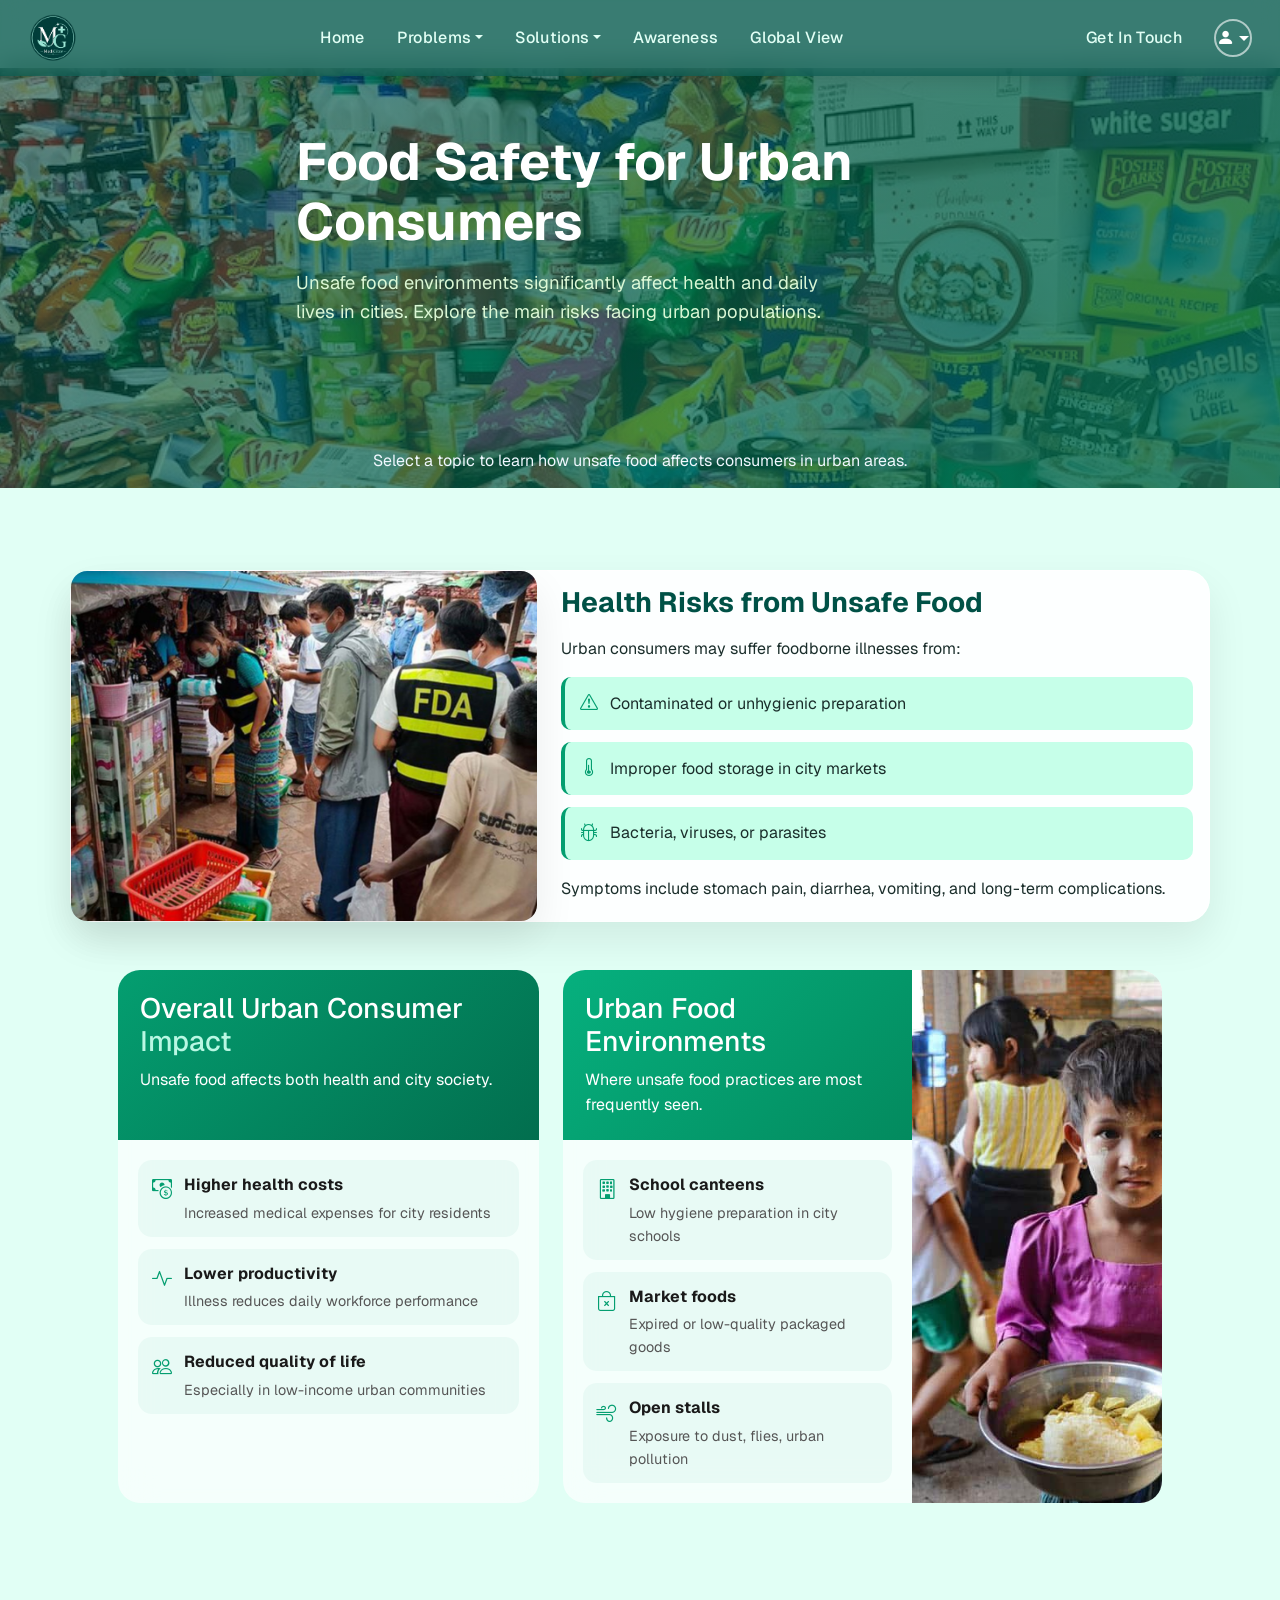
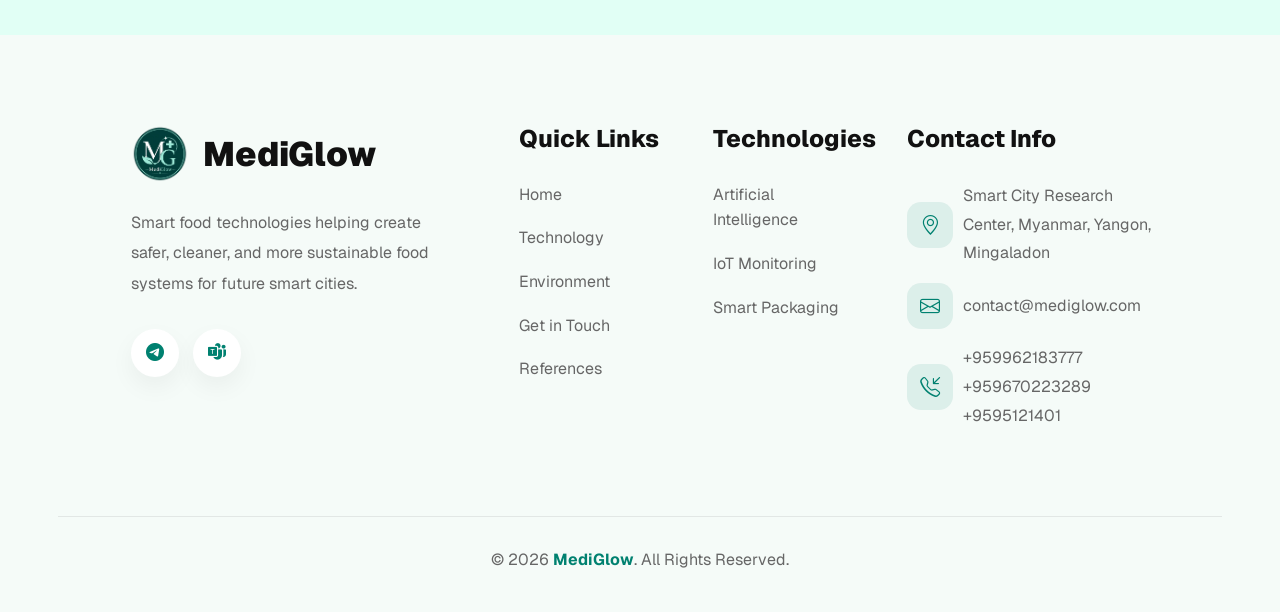
<file: consumer.html>
<!DOCTYPE html>
<html lang="en">
<head>
    <meta charset="UTF-8">
    <meta name="viewport" content="width=device-width, initial-scale=1.0, viewport-fit=cover">
    <title>MediGlow | Consumer</title>

    <!-- Favicon -->
    <link rel="icon" type="image/png" href="imgs/logo.png">

    <!-- Fonts -->
    <link href="https://fonts.googleapis.com/css2?family=Geist:wght@100..900&family=Poppins:wght@300;400;500;600;700;800&display=swap" rel="stylesheet">

    <!-- Bootstrap 5 CSS -->
    <link href="https://cdn.jsdelivr.net/npm/bootstrap@5.3.8/dist/css/bootstrap.min.css" rel="stylesheet">
    <link href="https://cdn.jsdelivr.net/npm/bootstrap-icons@1.13.1/font/bootstrap-icons.min.css" rel="stylesheet">

    <!-- AOS Animation Library -->
    <link href="https://unpkg.com/aos@2.3.1/dist/aos.css" rel="stylesheet">

    <!-- External CSS Files -->
    <link rel="stylesheet" href="css/base.css">
    <link rel="stylesheet" href="css/layout.css">
    <link rel="stylesheet" href="css/components.css">
    <link rel="stylesheet" href="css/pages.css">
    <link rel="stylesheet" href="css/footer.css">
    <style>
        .consumer_start_img_container {
            position: relative;
            background: url(imgs/consumer_bg.jpg) center/cover fixed no-repeat;
            height: 420px;
            overflow: hidden;
        }
        @media (max-width: 992px) and (min-width: 576px) {
            .solution_dropdown {
                left: 50% !important;
                transform: translateX(-50%) !important;
            }
        }
    </style>
</head>
<body>
    <input type="radio" name="auth-panel" id="auth-form-fill" hidden checked>
    <input type="radio" name="auth-panel" id="auth-link-fill" hidden>

    <header>
        <nav class="navbar navbar-expand-lg" aria-label="Main navigation">
            <div class="container-fluid">
                <a href="index.html" class="navbar-brand ms-lg-3" aria-label="MediGlow Home">
                    <img src="imgs/logo.png" alt="MediGlow logo - Smart City Food Safety" width="50" height="50">
                </a>
                <button type="button" class="navbar-toggler me-2" data-bs-toggle="offcanvas" data-bs-target="#offcanvas_nav" aria-controls="offcanvas_nav" aria-expanded="false" aria-label="Toggle navigation menu">
                    <span class="navbar-toggler-icon"></span>
                </button>

                <div class="collapse navbar-collapse" id="nav_id">
                    <ul class="navbar-nav mx-auto" role="menubar">
                        <li class="nav-item" role="none">
                            <a class="nav-link nav_link_color" href="index.html" role="menuitem">Home</a>
                        </li>
                        <li class="nav-item dropdown" role="none">
                            <a href="#" class="nav-link nav_link_color dropdown-toggle" data-bs-toggle="dropdown" role="menuitem" aria-haspopup="true" aria-expanded="false">Problems</a>
                            <ul class="dropdown-menu dropdown_menu_for_nav_items">
                                <li>
                                    <div class="row g-1">
                                        <div class="col-md-6">
                                            <a class="dropdown-item" href="consumer.html">
                                                <div class="row g-0 align-items-center">
                                                    <div class="col-3 text-center dropdown_text_icon_box">
                                                        <i class="bi bi-bandaid-fill" aria-hidden="true"></i>
                                                    </div>
                                                    <div class="col-9 dropdown_text_section ps-2">
                                                        <h6>Consumers</h6>
                                                        <p>Health issues</p>
                                                    </div>
                                                </div>
                                            </a>
                                        </div>
                                        <div class="col-md-6">
                                            <a class="dropdown-item" href="food_challenges_page.html">
                                                <div class="row g-0 align-items-center">
                                                    <div class="col-3 text-center dropdown_text_icon_box">
                                                        <i class="bi bi-fork-knife" aria-hidden="true"></i>
                                                    </div>
                                                    <div class="col-9 dropdown_text_section ps-2">
                                                        <h6>Unsafe Food</h6>
                                                        <p>Food safety risks</p>
                                                    </div>
                                                </div>
                                            </a>
                                        </div>
                                    </div>
                                </li>
                                <li>
                                    <div class="row g-1 mt-1">
                                        <div class="col-md-6">
                                            <a class="dropdown-item" href="industry.html">
                                                <div class="row g-0 align-items-center">
                                                    <div class="col-3 text-center dropdown_text_icon_box">
                                                        <i class="bi bi-exclamation-triangle-fill" aria-hidden="true"></i>
                                                    </div>
                                                    <div class="col-9 dropdown_text_section ps-2">
                                                        <h6>Industry</h6>
                                                        <p>Environmental impact</p>
                                                    </div>
                                                </div>
                                            </a>
                                        </div>
                                        <div class="col-md-6">
                                            <a class="dropdown-item" href="environment.html">
                                                <div class="row g-0 align-items-center">
                                                    <div class="col-3 text-center dropdown_text_icon_box">
                                                        <i class="bi bi-tree-fill" aria-hidden="true"></i>
                                                    </div>
                                                    <div class="col-9 dropdown_text_section ps-2">
                                                        <h6>Environment</h6>
                                                        <p>Pollution impact</p>
                                                    </div>
                                                </div>
                                            </a>
                                        </div>
                                    </div>
                                </li>
                            </ul>
                        </li>
                        <li class="nav-item dropdown" role="none">
                            <a href="#" class="nav-link nav_link_color dropdown-toggle" data-bs-toggle="dropdown" role="menuitem" aria-haspopup="true" aria-expanded="false">Solutions</a>
                            <ul class="dropdown-menu dropdown_menu_for_nav_items">
                                <li>
                                    <div class="row g-1">
                                        <div class="col-md-6">
                                            <a class="dropdown-item" href="ai_detection.html">
                                                <div class="row g-0 align-items-center">
                                                    <div class="col-3 text-center dropdown_text_icon_box">
                                                        <i class="bi bi-search" aria-hidden="true"></i>
                                                    </div>
                                                    <div class="col-9 dropdown_text_section ps-2">
                                                        <h6>AI Detection</h6>
                                                        <p>Smart scanning</p>
                                                    </div>
                                                </div>
                                            </a>
                                        </div>
                                        <div class="col-md-6">
                                            <a class="dropdown-item" href="smart_packaging.html">
                                                <div class="row g-0 align-items-center">
                                                    <div class="col-3 text-center dropdown_text_icon_box">
                                                        <i class="bi bi-box-seam-fill" aria-hidden="true"></i>
                                                    </div>
                                                    <div class="col-9 dropdown_text_section ps-2">
                                                        <h6>Smart Packaging</h6>
                                                        <p>Freshness tracking</p>
                                                    </div>
                                                </div>
                                            </a>
                                        </div>
                                        <div class="col-md-6">
                                            <a class="dropdown-item" href="modern_technology.html">
                                                <div class="row g-0 align-items-center">
                                                    <div class="col-3 text-center dropdown_text_icon_box">
                                                        <i class="bi bi-cpu" aria-hidden="true"></i>
                                                    </div>
                                                    <div class="col-9 dropdown_text_section ps-2">
                                                        <h6>Modern Technology</h6>
                                                        <p>Sensers & apps</p>
                                                    </div>
                                                </div>
                                            </a>
                                        </div>
                                    </div>
                                </li>
                            </ul>
                        </li>
                        <li class="nav-item" role="none">
                            <a class="nav-link nav_link_color" href="awareness.html" role="menuitem">Awareness</a>
                        </li>
                        <li class="nav-item" role="none">
                            <a class="nav-link nav_link_color" href="global_view.html" role="menuitem">Global View</a>
                        </li>
                    </ul>
                    <ul class="navbar-nav me-lg-3" role="menubar">
                        <li class="nav-item" role="none">
                            <a class="nav-link nav_link_color" href="get_in_touch.html" role="menuitem">Get In Touch</a>
                        </li>
                    </ul>

                    <!-- Logged-in user dropdown (large screens) -->
                    <div class="auth-user dropdown logged_in_lg me-lg-4">
                        <a href="#" class="d-flex align-items-center nav-link dropdown-toggle" data-bs-toggle="dropdown" aria-haspopup="true" aria-expanded="false" aria-label="User menu">
                            <span class="rounded-circle bg-secondary d-flex align-items-center justify-content-center text-white" style="width:32px;height:32px;font-size:0.8rem;" aria-hidden="true">A</span>
                        </a>
                        <ul class="dropdown-menu dropdown-menu-end dropdown_menu_for_profile">
                            <li class="px-3 py-2"><div style="font-weight:600;">Anonymous</div></li>
                            <li><hr class="dropdown-divider"></li>
                            <li><a class="dropdown-item" href="#">Profile</a></li>
                            <li>
                                <label for="auth-guest" class="dropdown-item text-danger" style="cursor:pointer;">Logout</label>
                            </li>
                        </ul>
                    </div>

                    <!-- Guest login button (large screens) -->
                    <div class="dropdown logged_out d-none d-lg-flex pe-lg-3">
                        <a href="#" class="nav-user-icon-btn dropdown-toggle" data-bs-toggle="dropdown" aria-haspopup="true" aria-expanded="false" aria-label="Login or sign up">
                            <i class="bi bi-person-fill" aria-hidden="true"></i>
                        </a>
                        <ul class="dropdown-menu dropdown-menu-end dropdown_menu_for_profile">
                            <li><a class="dropdown-item" href="#modal_login" data-bs-toggle="modal">Login</a></li>
                            <li><a class="dropdown-item" href="#modal_register" data-bs-toggle="modal">Sign Up</a></li>
                        </ul>
                    </div>
                </div>

                <!-- Offcanvas mobile menu -->
                <div class="offcanvas offcanva_for_small_devices offcanvas-end d-lg-none" id="offcanvas_nav" tabindex="-1" aria-label="Mobile navigation menu">
                    <div class="offcanvas-header offcanva_header_for_navbar">
                        <a href="index.html" class="navbar-brand">
                            <img src="imgs/logo.png" height="32" alt="MediGlow">
                        </a>
                        <button type="button" class="btn-close btn-close-white pe-4" data-bs-dismiss="offcanvas" aria-label="Close menu"></button>
                    </div>

                    <div class="offcanvas-body px-4 pt-3">
                        <ul class="navbar-nav">

                            <li class="nav-item mt-2">
                                <div class="row">
                                    <div class="col-sm-5">
                                        <a class="nav-link nav_link_color" href="index.html">Home</a>
                                    </div>
                                    <div class="col-sm-5">
                                        <a class="nav-link nav_link_color" href="awareness.html">Awareness</a>
                                    </div>
                                </div>
                            </li>

                            <li class="nav-item mt-2">
                                <div class="row">

                                    <div class="col-sm-5">
                                        <a href="#" class="nav-link nav_link_color dropdown-toggle" data-bs-toggle="dropdown" role="menuitem" aria-haspopup="true" aria-expanded="false">Problems</a>

                                        <ul class="dropdown-menu dropdown_menu_for_nav_items">
                                            <li>
                                                <div class="row g-1">
                                                    <div class="col-md-12">
                                                        <a class="dropdown-item" href="consumer.html">
                                                            <div class="row g-0 align-items-center">
                                                                <div class="col-3 text-center dropdown_text_icon_box">
                                                                    <i class="bi bi-bandaid-fill" aria-hidden="true"></i>
                                                                </div>
                                                                <div class="col-9 dropdown_text_section ps-2">
                                                                    <h6>Consumers</h6>
                                                                    <p>Health issues</p>
                                                                </div>
                                                            </div>
                                                        </a>
                                                    </div>

                                                    <div class="col-md-12">
                                                        <a class="dropdown-item" href="food_challenges_page.html">
                                                            <div class="row g-0 align-items-center">
                                                                <div class="col-3 text-center dropdown_text_icon_box">
                                                                    <i class="bi bi-fork-knife" aria-hidden="true"></i>
                                                                </div>
                                                                <div class="col-9 dropdown_text_section ps-2">
                                                                    <h6>Unsafe Food</h6>
                                                                    <p>Food safety risks</p>
                                                                </div>
                                                            </div>
                                                        </a>
                                                    </div>
                                                </div>
                                            </li>

                                            <li>
                                                <div class="row g-1 mt-1">
                                                    <div class="col-md-12">
                                                        <a class="dropdown-item" href="industry.html">
                                                            <div class="row g-0 align-items-center">
                                                                <div class="col-3 text-center dropdown_text_icon_box">
                                                                    <i class="bi bi-exclamation-triangle-fill" aria-hidden="true"></i>
                                                                </div>
                                                                <div class="col-9 dropdown_text_section ps-2">
                                                                    <h6>Industry</h6>
                                                                    <p>Environmental impact</p>
                                                                </div>
                                                            </div>
                                                        </a>
                                                    </div>

                                                    <div class="col-md-12">
                                                        <a class="dropdown-item" href="environment.html">
                                                            <div class="row g-0 align-items-center">
                                                                <div class="col-3 text-center dropdown_text_icon_box">
                                                                    <i class="bi bi-tree-fill" aria-hidden="true"></i>
                                                                </div>
                                                                <div class="col-9 dropdown_text_section ps-2">
                                                                    <h6>Environment</h6>
                                                                    <p>Pollution impact</p>
                                                                </div>
                                                            </div>
                                                        </a>
                                                    </div>
                                                </div>
                                            </li>
                                        </ul>
                                    </div>

                                    <div class="col-sm-5">
                                        <a href="#" class="nav-link nav_link_color dropdown-toggle" data-bs-toggle="dropdown" role="menuitem" aria-haspopup="true" aria-expanded="false">Solutions</a>
                                        <ul class="dropdown-menu solution_dropdown dropdown_menu_for_nav_items">
                                            <li>
                                                <div class="row g-1">

                                                    <div class="col-md-12">
                                                        <a class="dropdown-item" href="ai_detection.html">
                                                            <div class="row g-0 align-items-center">
                                                                <div class="col-3 text-center dropdown_text_icon_box">
                                                                    <i class="bi bi-search" aria-hidden="true"></i>
                                                                </div>
                                                                <div class="col-9 dropdown_text_section ps-2">
                                                                    <h6>AI Detection</h6>
                                                                    <p>Smart scanning</p>
                                                                </div>
                                                            </div>
                                                        </a>
                                                    </div>

                                                    <div class="col-md-12">
                                                        <a class="dropdown-item" href="smart_packaging.html">
                                                            <div class="row g-0 align-items-center">
                                                                <div class="col-3 text-center dropdown_text_icon_box">
                                                                    <i class="bi bi-box-seam-fill" aria-hidden="true"></i>
                                                                </div>
                                                                <div class="col-9 dropdown_text_section ps-2">
                                                                    <h6>Smart Packaging</h6>
                                                                    <p>Freshness tracking</p>
                                                                </div>
                                                            </div>
                                                        </a>
                                                    </div>

                                                    <div class="col-md-12">
                                                        <a class="dropdown-item" href="modern_technology.html">
                                                            <div class="row g-0 align-items-center">
                                                                <div class="col-3 text-center dropdown_text_icon_box">
                                                                    <i class="bi bi-cpu" aria-hidden="true"></i>
                                                                </div>
                                                                <div class="col-9 dropdown_text_section ps-2">
                                                                    <h6>Modern Technology</h6>
                                                                    <p>Sensers & apps</p>
                                                                </div>
                                                            </div>
                                                        </a>
                                                    </div>

                                                </div>
                                            </li>
                                        </ul>
                                    </div>

                                </div>
                            </li>

                            <li class="nav-item mt-2">
                                <div class="row">
                                    <div class="col-sm-5">
                                        <a class="nav-link nav_link_color" href="get_in_touch.html">Get in Touch</a>
                                    </div>
                                    <div class="col-sm-5">
                                        <a class="nav-link nav_link_color" href="global_view.html">Global View</a>
                                    </div>
                                </div>
                            </li>

                        </ul>

                        <hr style="border-color:rgba(255,255,255,0.3);">

                        <div class="d-flex justify-content-center logged_out gap-3">
                            <a href="#modal_login_sm" data-bs-toggle="modal" class="btn btn-outline-light btn-sm">Login</a>
                            <a href="#modal_register_sm" data-bs-toggle="modal" class="btn btn-light btn-sm">Sign Up</a>
                        </div>
                    </div>
                </div>
            </div>
        </nav>
    </header>



    <!-- Large Login Modal -->
    <div class="modal fade" data-bs-backdrop="static" id="modal_login" tabindex="-1" aria-hidden="true">
        <div class="modal-dialog modal-dialog-centered modal-xl">
            <div class="modal-content position-relative">

                <button type="button"
                    class="btn-close position-absolute top-0 end-0 m-3 btn-close-white"
                    data-bs-dismiss="modal"
                    style="z-index:10;"
                    aria-label="Close login modal">
                </button>

                <div class="row g-0">

                    <div class="col-md-6 modal-image-col"
                        style="background-image: url('img/login_signup.jpg');"
                        role="img"
                        aria-label="Myanmar traditional dish">
                    </div>

                    <div class="col-md-6 modal-form-col">

                        <div class="form-scroll">

                            <h2 class="auth-title">Welcome back</h2>

                            <div class="form_fill">

                                <div class="mb-3">
                                    <input class="auth-email-input"
                                        type="email"
                                        placeholder="Email address"
                                        aria-label="Email address">
                                </div>

                                <div class="mb-3">
                                    <input class="auth-email-input"
                                        type="password"
                                        placeholder="Password"
                                        aria-label="Password">
                                </div>

                                <div class="text-end mb-3">
                                    <a href="#modal_forgot"
                                        data-bs-toggle="modal"
                                        style="color: var(--medi-primary);">
                                        Forgot password?
                                    </a>
                                </div>

                                <label class="auth-email-btn"
                                    for="auth-logged"
                                    data-bs-dismiss="modal">
                                    Log In
                                </label>

                                <hr class="auth-divider">

                                <p class="text-center social-toggle-text mb-0">
                                    or continue with
                                    <label class="login_form" for="auth-link-fill">
                                        social accounts
                                    </label>
                                </p>

                            </div>

                            <div class="link_fill">

                                <label class="auth-social-btn"
                                    for="auth-logged"
                                    data-bs-dismiss="modal">

                                    <svg width="18" height="18" viewBox="0 0 48 48" aria-hidden="true">
                                        <path fill="#EA4335"
                                            d="M24 9.5c3.54 0 6.71 1.22 9.21 3.6l6.85-6.85C35.9 2.38 30.47 0 24 0 14.62 0 6.51 5.38 2.56 13.22l7.98 6.19C12.43 13.72 17.74 9.5 24 9.5z" />
                                        <path fill="#4285F4"
                                            d="M46.98 24.55c0-1.57-.15-3.09-.38-4.55H24v9.02h12.94c-.58 2.96-2.26 5.48-4.78 7.18l7.73 6c4.51-4.18 7.09-10.36 7.09-17.65z" />
                                        <path fill="#FBBC05"
                                            d="M10.53 28.59a14.5 14.5 0 0 1 0-9.18l-7.98-6.19a24.08 24.08 0 0 0 0 21.56l7.98-6.19z" />
                                        <path fill="#34A853"
                                            d="M24 48c6.48 0 11.93-2.13 15.89-5.81l-7.73-6c-2.15 1.45-4.92 2.3-8.16 2.3-6.26 0-11.57-4.22-13.47-9.91l-7.98 6.19C6.51 42.62 14.62 48 24 48z" />
                                    </svg>

                                    Continue with Google
                                </label>

                                <label class="auth-social-btn"
                                    for="auth-logged"
                                    data-bs-dismiss="modal">

                                    <svg width="18" height="18" viewBox="0 0 16 16" aria-hidden="true">
                                        <path d="M8 0C3.58 0 0 3.58 0 8c0 3.54 2.29 6.53 5.47 7.59.4.07.55-.17.55-.38 0-.19-.01-.82-.01-1.49-2.01.37-2.53-.49-2.69-.94-.09-.23-.48-.94-.82-1.13-.28-.15-.68-.52-.01-.53.63-.01 1.08.58 1.23.82.72 1.21 1.87.87 2.33.66.07-.52.28-.87.51-1.07-1.78-.2-3.64-.89-3.64-3.95 0-.87.31-1.59.82-2.15-.08-.2-.36-1.02.08-2.12 0 0 .67-.21 2.2.82.64-.18 1.32-.27 2-.27.68 0 1.36.09 2 .27 1.53-1.04 2.2-.82 2.2-.82.44 1.1.16 1.92.08 2.12.51.56.82 1.27.82 2.15 0 3.07-1.87 3.75-3.65 3.95.29.25.54.73.54 1.48 0 1.07-.01 1.93-.01 2.2 0 .21.15.46.55.38A8.013 8.013 0 0 0 16 8c0-4.42-3.58-8-8-8z" />
                                    </svg>

                                    Continue with GitHub
                                </label>

                                <label class="auth-social-btn"
                                    for="auth-logged"
                                    data-bs-dismiss="modal">

                                    <svg width="18" height="18" viewBox="0 0 24 24" aria-hidden="true">
                                        <path d="M17.05 20.28c-.98.95-2.05.8-3.08.35-1.09-.46-2.09-.48-3.24 0-1.44.62-2.2.44-3.06-.35C2.79 15.25 3.51 7.59 9.05 7.31c1.35.07 2.29.74 3.08.8 1.18-.24 2.31-.93 3.57-.84 1.51.12 2.65.72 3.4 1.8-3.12 1.87-2.38 5.98.48 7.13-.57 1.5-1.31 2.99-2.54 4.09zM12.03 7.25c-.15-2.23 1.66-4.07 3.74-4.25.29 2.58-2.34 4.5-3.74 4.25z" />
                                    </svg>

                                    Continue with Apple
                                </label>

                                <hr class="auth-divider">

                                <p class="text-center social-toggle-text mb-0">
                                    <label class="login_form" for="auth-form-fill">
                                        Login with email & password?
                                    </label>
                                </p>

                            </div>

                            <div class="auth-signup-link">
                                Don't have an account?
                                <a href="#modal_register"
                                    data-bs-toggle="modal"
                                    data-bs-target="#modal_register"
                                    data-bs-dismiss="modal">
                                    Sign Up
                                </a>
                            </div>

                        </div>

                        <div class="auth-footer">
                            <a href="#">Terms</a>
                            <a href="#">Privacy Policy</a>
                        </div>

                    </div>

                </div>

            </div>
        </div>
    </div>

    <!-- Large Register Modal -->
    <div class="modal fade"
        data-bs-backdrop="static"
        id="modal_register"
        tabindex="-1"
        aria-hidden="true">

        <div class="modal-dialog modal-dialog-centered modal-xl">

            <div class="modal-content position-relative">

                <button type="button"
                    class="btn-close position-absolute top-0 end-0 m-3 btn-close-white"
                    data-bs-dismiss="modal"
                    style="z-index:10;"
                    aria-label="Close register modal">
                </button>

                <div class="row g-0">

                    <!-- Left Image -->
                    <div class="col-md-6 modal-image-col"
                        style="background-image: url('img/login_signup.jpg');"
                        role="img"
                        aria-label="Myanmar traditional dish">
                    </div>

                    <!-- Right Form -->
                    <div class="col-md-6 modal-form-col">

                        <div class="form-scroll">

                            <h2 class="auth-title">
                                Create your account
                            </h2>

                            <!-- Email Form -->
                            <div class="form_fill">

                                <div class="mb-3">
                                    <input class="auth-email-input"
                                        type="text"
                                        placeholder="Username"
                                        aria-label="Username">
                                </div>

                                <div class="mb-3">
                                    <input class="auth-email-input"
                                        type="email"
                                        placeholder="Email address"
                                        aria-label="Email address">
                                </div>

                                <div class="mb-3">
                                    <input class="auth-email-input"
                                        type="password"
                                        placeholder="Password"
                                        aria-label="Password">
                                </div>

                                <label class="auth-email-btn"
                                    for="auth-logged"
                                    data-bs-dismiss="modal">
                                    Sign Up
                                </label>

                                <hr class="auth-divider">

                                <p class="text-center social-toggle-text mb-0">
                                    or continue with
                                    <label class="login_form" for="auth-link-fill">
                                        social accounts
                                    </label>
                                </p>

                            </div>

                            <!-- Social Login -->
                            <div class="link_fill">

                                <!-- Google -->
                                <label class="auth-social-btn"
                                    for="auth-logged"
                                    data-bs-dismiss="modal">

                                    <svg width="18"
                                        height="18"
                                        viewBox="0 0 48 48"
                                        aria-hidden="true">

                                        <path fill="#EA4335"
                                            d="M24 9.5c3.54 0 6.71 1.22 9.21 3.6l6.85-6.85C35.9 2.38 30.47 0 24 0 14.62 0 6.51 5.38 2.56 13.22l7.98 6.19C12.43 13.72 17.74 9.5 24 9.5z" />

                                        <path fill="#4285F4"
                                            d="M46.98 24.55c0-1.57-.15-3.09-.38-4.55H24v9.02h12.94c-.58 2.96-2.26 5.48-4.78 7.18l7.73 6c4.51-4.18 7.09-10.36 7.09-17.65z" />

                                        <path fill="#FBBC05"
                                            d="M10.53 28.59a14.5 14.5 0 0 1 0-9.18l-7.98-6.19a24.08 24.08 0 0 0 0 21.56l7.98-6.19z" />

                                        <path fill="#34A853"
                                            d="M24 48c6.48 0 11.93-2.13 15.89-5.81l-7.73-6c-2.15 1.45-4.92 2.3-8.16 2.3-6.26 0-11.57-4.22-13.47-9.91l-7.98 6.19C6.51 42.62 14.62 48 24 48z" />
                                    </svg>

                                    Continue with Google
                                </label>

                                <!-- GitHub -->
                                <label class="auth-social-btn"
                                    for="auth-logged"
                                    data-bs-dismiss="modal">

                                    <svg width="18"
                                        height="18"
                                        viewBox="0 0 16 16"
                                        aria-hidden="true">

                                        <path d="M8 0C3.58 0 0 3.58 0 8c0 3.54 2.29 6.53 5.47 7.59.4.07.55-.17.55-.38 0-.19-.01-.82-.01-1.49-2.01.37-2.53-.49-2.69-.94-.09-.23-.48-.94-.82-1.13-.28-.15-.68-.52-.01-.53.63-.01 1.08.58 1.23.82.72 1.21 1.87.87 2.33.66.07-.52.28-.87.51-1.07-1.78-.2-3.64-.89-3.64-3.95 0-.87.31-1.59.82-2.15-.08-.2-.36-1.02.08-2.12 0 0 .67-.21 2.2.82.64-.18 1.32-.27 2-.27.68 0 1.36.09 2 .27 1.53-1.04 2.2-.82 2.2-.82.44 1.1.16 1.92.08 2.12.51.56.82 1.27.82 2.15 0 3.07-1.87 3.75-3.65 3.95.29.25.54.73.54 1.48 0 1.07-.01 1.93-.01 2.2 0 .21.15.46.55.38A8.013 8.013 0 0 0 16 8c0-4.42-3.58-8-8-8z" />
                                    </svg>

                                    Continue with GitHub
                                </label>

                                <!-- Apple -->
                                <label class="auth-social-btn"
                                    for="auth-logged"
                                    data-bs-dismiss="modal">

                                    <svg width="18"
                                        height="18"
                                        viewBox="0 0 24 24"
                                        aria-hidden="true">

                                        <path d="M17.05 20.28c-.98.95-2.05.8-3.08.35-1.09-.46-2.09-.48-3.24 0-1.44.62-2.2.44-3.06-.35C2.79 15.25 3.51 7.59 9.05 7.31c1.35.07 2.29.74 3.08.8 1.18-.24 2.31-.93 3.57-.84 1.51.12 2.65.72 3.4 1.8-3.12 1.87-2.38 5.98.48 7.13-.57 1.5-1.31 2.99-2.54 4.09zM12.03 7.25c-.15-2.23 1.66-4.07 3.74-4.25.29 2.58-2.34 4.5-3.74 4.25z" />
                                    </svg>

                                    Continue with Apple
                                </label>

                                <hr class="auth-divider">

                                <p class="text-center social-toggle-text mb-0">
                                    <label class="login_form" for="auth-form-fill">
                                        Sign up with email & password?
                                    </label>
                                </p>

                            </div>

                            <!-- Bottom Link -->
                            <div class="auth-signup-link">
                                Already have an account?

                                <a href="#modal_login"
                                    data-bs-toggle="modal"
                                    data-bs-dismiss="modal">
                                    Log In
                                </a>
                            </div>

                        </div>

                        <!-- Footer -->
                        <div class="auth-footer">
                            <a href="#">Terms</a>
                            <a href="#">Privacy Policy</a>
                        </div>

                    </div>

                </div>

            </div>

        </div>
    </div>

    <!-- Small Login Modal -->
    <div class="modal fade"
        data-bs-backdrop="static"
        id="modal_login_sm"
        tabindex="-1"
        aria-hidden="true">

        <div class="modal-dialog modal-dialog-centered">

            <div class="modal-content" style="border-radius:20px;">

                <div class="modal-body p-4 position-relative">

                    <button type="button"
                        class="btn-close position-absolute top-0 end-0 m-3"
                        data-bs-dismiss="modal"
                        aria-label="Close">
                    </button>

                    <h2 class="auth-title">
                        Welcome back
                    </h2>

                    <!-- Email Form -->
                    <div class="form_fill">

                        <div class="mb-3">
                            <input class="auth-email-input"
                                type="email"
                                placeholder="Email address"
                                aria-label="Email">
                        </div>

                        <div class="mb-3">
                            <input class="auth-email-input"
                                type="password"
                                placeholder="Password"
                                aria-label="Password">
                        </div>

                        <div class="text-end mb-3">
                            <a href="#modal_forgot"
                                data-bs-toggle="modal"
                                style="color:var(--medi-primary);">
                                Forgot password?
                            </a>
                        </div>

                        <label class="auth-email-btn"
                            for="auth-logged"
                            data-bs-dismiss="modal">
                            Log In
                        </label>

                        <hr class="auth-divider">

                        <p class="text-center social-toggle-text mb-0">
                            or continue with
                            <label class="login_form" for="auth-link-fill">
                                social accounts
                            </label>
                        </p>

                    </div>

                    <!-- Social Login -->
                    <div class="link_fill">

                        <label class="auth-social-btn"
                            for="auth-logged"
                            data-bs-dismiss="modal">
                            Continue with Google
                        </label>

                        <label class="auth-social-btn"
                            for="auth-logged"
                            data-bs-dismiss="modal">
                            Continue with GitHub
                        </label>

                        <label class="auth-social-btn"
                            for="auth-logged"
                            data-bs-dismiss="modal">
                            Continue with Apple
                        </label>

                        <hr class="auth-divider">

                        <p class="text-center social-toggle-text mb-0">
                            <label class="login_form" for="auth-form-fill">
                                Login with email & password?
                            </label>
                        </p>

                    </div>

                    <!-- Bottom Link -->
                    <div class="auth-signup-link">
                        Don't have an account?

                        <a href="#modal_register_sm"
                            data-bs-toggle="modal"
                            data-bs-dismiss="modal">
                            Sign Up
                        </a>
                    </div>

                </div>

            </div>

        </div>

    </div>

    <!-- Small Register Modal -->
    <div class="modal fade"
        data-bs-backdrop="static"
        id="modal_register_sm"
        tabindex="-1"
        aria-hidden="true">

        <div class="modal-dialog modal-dialog-centered">

            <div class="modal-content" style="border-radius:20px;">

                <div class="modal-body p-4 position-relative">

                    <button type="button"
                        class="btn-close position-absolute top-0 end-0 m-3"
                        data-bs-dismiss="modal"
                        aria-label="Close">
                    </button>

                    <h2 class="auth-title">
                        Create your account
                    </h2>

                    <!-- Email Form -->
                    <div class="form_fill">

                        <div class="mb-3">
                            <input class="auth-email-input"
                                type="text"
                                placeholder="Username"
                                aria-label="Username">
                        </div>

                        <div class="mb-3">
                            <input class="auth-email-input"
                                type="email"
                                placeholder="Email address"
                                aria-label="Email">
                        </div>

                        <div class="mb-3">
                            <input class="auth-email-input"
                                type="password"
                                placeholder="Password"
                                aria-label="Password">
                        </div>

                        <button class="auth-email-btn"
                            for="auth-logged"
                            data-bs-dismiss="modal" data-bs-toggle="modal" data-bs-target="#signupModal" >
                            Sign Up
                        </button>

                        <hr class="auth-divider">

                        <p class="text-center social-toggle-text mb-0">
                            or continue with
                            <label class="login_form" for="auth-link-fill">
                                social accounts
                            </label>
                        </p>

                    </div>

                    <!-- Social Login -->
                    <div class="link_fill">

                        <label class="auth-social-btn"
                            for="auth-logged"
                            data-bs-dismiss="modal">
                            Continue with Google
                        </label>

                        <label class="auth-social-btn"
                            for="auth-logged"
                            data-bs-dismiss="modal">
                            Continue with GitHub
                        </label>

                        <label class="auth-social-btn"
                            for="auth-logged"
                            data-bs-dismiss="modal">
                            Continue with Apple
                        </label>

                        <hr class="auth-divider">

                        <p class="text-center social-toggle-text mb-0">
                            <label class="login_form" for="auth-form-fill">
                                Sign up with email & password?
                            </label>
                        </p>

                    </div>

                    <!-- Bottom Link -->
                    <div class="auth-signup-link">
                        Already have an account?

                        <a href="#modal_login_sm"
                            data-bs-toggle="modal"
                            data-bs-dismiss="modal">
                            Log In
                        </a>
                    </div>

                </div>

            </div>

        </div>

    </div>

    <!-- Forgot Password Modal -->
    <div class="modal fade"
        data-bs-backdrop="static"
        id="modal_forgot"
        tabindex="-1"
        aria-hidden="true">

        <div class="modal-dialog modal-dialog-centered">

            <div class="modal-content" style="border-radius:20px;">

                <!-- Header -->
                <div class="modal-header">

                    <h5 class="modal-title">
                        Reset Password
                    </h5>

                    <button type="button"
                        class="btn-close"
                        data-bs-dismiss="modal"
                        aria-label="Close">
                    </button>

                </div>

                <!-- Body -->
                <div class="modal-body">

                    <div class="mb-3">
                        <input class="auth-email-input"
                            type="password"
                            placeholder="New Password"
                            aria-label="New password">
                    </div>

                    <div class="mb-3">
                        <input class="auth-email-input"
                            type="password"
                            placeholder="Confirm Password"
                            aria-label="Confirm password">
                    </div>

                    <label class="auth-email-btn"
                        data-bs-dismiss="modal">
                        Reset
                    </label>

                </div>

            </div>

        </div>

    </div>

    <button class="d-lg-none p-2 mobile_tap_pane_button d-flex justify-content-center align-items-center" type="button" data-bs-toggle="offcanvas" data-bs-target="#tab_pane_consumer_offcanvas" aria-label="Open consumer topics sidebar">
        <svg xmlns="http://www.w3.org/2000/svg" width="30" height="30" fill="currentColor" class="bi bi-layout-sidebar" viewBox="0 0 16 16" aria-hidden="true"><path d="M0 3a2 2 0 0 1 2-2h12a2 2 0 0 1 2 2v10a2 2 0 0 1-2 2H2a2 2 0 0 1-2-2zm5-1v12h9a1 1 0 0 0 1-1V3a1 1 0 0 0-1-1zM4 2H2a1 1 0 0 0-1 1v10a1 1 0 0 0 1 1h2z"/></svg>
    </button>
    <div class="container-fluid p-0">
        <div class="consumer_start_img_container">
            <div class="container consumer-hero-inner ps-3">
                <h1>Food Safety for Urban Consumers</h1>
                <p class="consumer-hero-sub">Unsafe food environments significantly affect health and daily lives in cities. Explore the main risks facing urban populations.</p>
            </div>
        </div>
        <div class="container consumer-tabs-wrap">
            <p class="consumer-section-intro d-none d-lg-block" style="color: aliceblue;">Select a topic to learn how unsafe food affects consumers in urban areas.</p>
            <ul class="nav nav-pills consumer_tab_pane_body d-none d-xxl-flex justify-content-center gap-4 flex-wrap" role="tablist">
                <li class="nav-item" role="presentation">
                    <a href="#consumer_health" class="nav-link consumer_tab_pane active fw-bold pt-3" data-bs-toggle="tab" role="tab" aria-selected="true">
                        <div class="d-flex align-items-center p-0 h-100">
                            <div class="consumer_icon_bg text-center me-3" style="margin-bottom: 0.01px;">
                                <i class="bi bi-radioactive fs-4" aria-hidden="true"></i>
                            </div>
                            <span class="">
                                Health Risks
                            </span>
                        </div>
                    </a>
                </li>

                <li class="nav-item" role="presentation">
                    <a href="#consumer_chemical" class="nav-link consumer_tab_pane fw-bold pt-3" data-bs-toggle="tab" role="tab" aria-selected="false">
                        <div class="d-flex align-items-center p-0 h-100">
                            <div class="consumer_icon_bg text-center me-3" style="margin-bottom: 0.01px;">
                                <i class="bi bi-flask fs-4" aria-hidden="true"></i>
                            </div>
                            <span class="">
                                Chemical Contamination
                            </span>
                        </div>
                    </a>
                </li>

                <li class="nav-item" role="presentation">
                    <a href="#consumer_expired" class="nav-link consumer_tab_pane fw-bold pt-3" data-bs-toggle="tab" role="tab" aria-selected="false">
                        <div class="d-flex align-items-center p-0 h-100">
                            <div class="consumer_icon_bg text-center me-3" style="margin-bottom: 0.01px;">
                                <i class="bi bi-calendar-date fs-4" aria-hidden="true"></i>
                            </div>
                            <span class="">
                                Expired Food
                            </span>
                        </div>
                    </a>
                </li>

                <li class="nav-item" role="presentation">
                    <a href="#consumer_unsafe_packaging" class="nav-link consumer_tab_pane fw-bold pt-3" data-bs-toggle="tab" role="tab" aria-selected="false">
                        <div class="d-flex align-items-center p-0 h-100">
                            <div class="consumer_icon_bg text-center me-3" style="margin-bottom: 0.01px;">
                                <i class="bi bi-box fs-4" aria-hidden="true"></i>
                            </div>
                            <span class="">
                                Unsafe Packaging
                            </span>
                        </div>
                    </a>
                </li>

            </ul>
        </div>
        <div class="offcanvas offcanvas-start" id="tab_pane_consumer_offcanvas" tabindex="-1" aria-label="Consumer topics navigation" style="z-index: 30000;">
            <div class="offcanvas-header"><h2 style="color:rgb(0, 0, 0);">More</h2><button type="button" class="btn-close btn-close-white" data-bs-dismiss="offcanvas" aria-label="Close"></button></div>
                <div class="offcanvas-body "><ul class="nav nav-pills flex-column p-3 tab_bar" role="tablist">
                    <li class="nav-item pt-3" role="presentation"><a href="#consumer_health" class="nav-link consumer_tab_pane active" data-bs-toggle="tab" role="tab">Health Risks</a></li>
                    <li class="nav-item pt-3" role="presentation"><a href="#consumer_chemical" class="nav-link consumer_tab_pane" data-bs-toggle="tab" role="tab">Chemical Contamination</a></li>
                    <li class="nav-item pt-3" role="presentation"><a href="#consumer_expired" class="nav-link consumer_tab_pane" data-bs-toggle="tab" role="tab">Expired Food</a></li>
                    <li class="nav-item pt-3" role="presentation"><a href="#consumer_unsafe_packaging" class="nav-link consumer_tab_pane" data-bs-toggle="tab" role="tab">Unsafe Packaging</a></li>
                </ul>
            </div>
        </div>

        <div class="tab-content mt-5 mb-5">
            <div class="tab-pane show active" id="consumer_health" role="tabpanel">
                <div class="container consumer_content_container p-0 pe-3">
                    <div class="row  align-items-center">
                        <div class="col-lg-5 pe-0 mb-3 mb-lg-0">
                            <img src="imgs/consumer_unsafefood.jpg" class="consumer-tab-img p-0" alt="Consumer health risks from unsafe food" loading="lazy">
                        </div>
                        <div class="col-lg-7 ps-4">
                            <h3>Health Risks from Unsafe Food</h3>
                            <p>Urban consumers may suffer foodborne illnesses from:</p>
                            <div class="ai_d_feature_list">
                                <div class="consumer_feature_item">
                                    <i class="bi bi-exclamation-triangle" aria-hidden="true"></i>
                                    <span>Contaminated or unhygienic preparation</span>
                                </div>
                                <div class="consumer_feature_item">
                                    <i class="bi bi-thermometer-half" aria-hidden="true"></i>
                                    <span>Improper food storage in city markets</span>
                                </div>
                                <div class="consumer_feature_item">
                                    <i class="bi bi-bug" aria-hidden="true"></i>
                                    <span>Bacteria, viruses, or parasites</span>
                                </div>
                            </div>
                            <p class="mt-3 mb-0 pb-1">Symptoms include stomach pain, diarrhea, vomiting, and long-term complications.</p>
                        </div>
                    </div>
                </div>
            </div>

            <div class="tab-pane" id="consumer_chemical" role="tabpanel">
                <div class="container consumer_content_container p-0 pe-3">
                    <div class="row g-4 align-items-center">
                        <div class="col-lg-5 pe-0 ">
                            <img src="imgs/chemical_food.png" class="consumer-tab-img" alt="Chemical contamination in food" loading="lazy">
                        </div>
                        <div class="col-lg-7 ps-4">
                            <h3>Chemical and Artificial Contamination</h3>
                            <p>Harmful substances include:</p>
                            <div class="ai_d_feature_list">
                                <div class="consumer_feature_item">
                                    <i class="bi bi-capsule-pill" aria-hidden="true"></i>
                                    <span>Excessive preservatives/additives</span>
                                </div>
                                <div class="consumer_feature_item">
                                    <i class="bi bi-flower1" aria-hidden="true"></i>
                                    <span>Pesticide residues in produce</span>
                                </div>
                                <div class="consumer_feature_item">
                                    <i class="bi bi-palette" aria-hidden="true"></i>
                                    <span>Unsafe coloring agents</span>
                                </div>
                            </div>
                            <p class="mt-3 mb-0 pb-1">Long-term exposure increases risk of chronic diseases in urban populations.</p>
                        </div>
                    </div>
                </div>
            </div>

            <div class="tab-pane" id="consumer_expired" role="tabpanel">
                <div class="container consumer_content_container p-0 pe-3">
                    <div class="row g-4 align-items-center">
                        <div class="col-lg-5 pe-0 mb-2 mb-lg-0">
                            <img src="imgs/expired_food.jpg" class="consumer-tab-img" alt="Expired food products" loading="lazy">
                        </div>
                        <div class="col-lg-7 ps-4">
                            <h3>Expired or Poor-Quality Food</h3>
                            <div class="ai_d_feature_list">
                                <div class="consumer_feature_item">
                                    <i class="bi bi-calendar-x" aria-hidden="true"></i>
                                    <span>Expired packaged foods still sold in city shops</span>
                                </div>
                                <div class="consumer_feature_item">
                                    <i class="bi bi-emoji-frown" aria-hidden="true"></i>
                                    <span>Poor quality processed food in urban markets</span>
                                </div>
                                <div class="consumer_feature_item">
                                    <i class="bi bi-eye-slash" aria-hidden="true"></i>
                                    <span>Misleading labels hiding expiration dates</span>
                                </div>
                            </div>
                            <p class="mt-3 mb-0 pb-1">This increases the chance of food poisoning outbreaks.</p>
                        </div>
                    </div>
                </div>
            </div>

            <div class="tab-pane" id="consumer_unsafe_packaging" role="tabpanel">
                <div class="container consumer_content_container p-0 pe-3">
                    <div class="row g-4 align-items-center">
                        <div class="col-lg-5 pe-0 mb-2 mb-lg-0">
                            <img src="imgs/consumer_unsafe_food_packaging.jpg" class="consumer-tab-img" alt="Unsafe food packaging examples" loading="lazy">
                        </div>
                        <div class="col-lg-7 ps-4 pb-3">
                            <h3>Unsafe Packaging in Urban Areas</h3>
                            <div class="ai_d_feature_list">
                                <div class="consumer_feature_item">
                                    <i class="bi bi-bag-x" aria-hidden="true"></i>
                                    <span>More fast food and sugary products available</span>
                                </div>
                                <div class="consumer_feature_item">
                                    <i class="bi bi-heart-pulse" aria-hidden="true"></i>
                                    <span>Healthy eating habits decline city-wide</span>
                                </div>
                                <div class="consumer_feature_item">
                                    <i class="bi bi-activity" aria-hidden="true"></i>
                                    <span>Risk of obesity and chronic diseases rises</span>
                                </div>
                            </div>
                        </div>
                    </div>
                </div>
            </div>
        </div>
        <div class="container consumer-overview-section">
            <div class="row g-4 justify-content-between">
                <div class="col-lg-5">
                    <article class="consumer_overview_card h-100">
                        <div class="consumer_overview_header">
                            <h3>Overall Urban Consumer <span>Impact</span></h3>
                            <p class="mb-0">Unsafe food affects both health and city society. <br> <br></p>
                        </div>
                        <div class="consumer_overview_body">
                            <div class="overview_item">
                                <i class="bi bi-cash-coin" aria-hidden="true"></i>
                                <div>
                                    <strong>Higher health costs</strong><span>Increased medical expenses for city residents</span>
                                </div>
                            </div>
                                <div class="overview_item">
                                <i class="bi bi-activity" aria-hidden="true"></i>
                                <div>
                                    <strong>Lower productivity</strong><span>Illness reduces daily workforce performance</span>
                                </div>
                            </div>
                            <div class="overview_item">
                                <i class="bi bi-people" aria-hidden="true"></i>
                                <div><strong>Reduced quality of life</strong><span>Especially in low-income urban communities</span>
                                </div>
                            </div>
                        </div>
                    </article>
                </div>
                <div class="col-lg-7">
                    <article class="consumer_overview_card h-100 overflow-hidden">
                        <div class="row g-0 h-100">
                            <div class="col-md-7">
                                <div class="consumer_overview_header soft">
                                    <h3>Urban Food Environments</h3>
                                    <p class="mb-0">Where unsafe food practices are most frequently seen.</p>
                                </div>
                                <div class="consumer_overview_body">
                                    <div class="overview_item">
                                        <i class="bi bi-building" aria-hidden="true"></i>
                                        <div>
                                            <strong>School canteens</strong><span>Low hygiene preparation in city schools</span>
                                        </div>
                                    </div>
                                    <div class="overview_item">
                                        <i class="bi bi-bag-x" aria-hidden="true"></i>
                                        <div>
                                            <strong>Market foods</strong><span>Expired or low-quality packaged goods</span>
                                        </div>
                                    </div>
                                        <div class="overview_item">
                                            <i class="bi bi-wind" aria-hidden="true"></i>
                                        <div>
                                            <strong>Open stalls</strong><span>Exposure to dust, flies, urban pollution</span>
                                        </div>
                                    </div>
                                </div>
                            </div>
                            <div class="col-md-5">
                                <img src="img/myanmar_school_canteen.jpg" class="w-100 h-100" style="object-fit:cover;min-height:220px;" alt="School canteen food safety" loading="lazy">
                            </div>
                        </div>
                    </article>
                </div>
            </div>
        </div>
    </div>
    
    <footer class="footer_section">
        <div class="container">
            <div class="row g-5 justify-content-center">
                <!-- Left -->
                <div class="col-lg-4">
                    <div class="footer_logo">
                        <div class="logo_footer">
                            <img src="imgs/logo.png" alt="logo">
                        </div>
                        <h2>MediGlow</h2>
                    </div>
                    <p class="footer_text">
                        Smart food technologies helping create safer,
                        cleaner, and more sustainable food systems
                        for future smart cities.
                    </p>
                    <div class="social_links">
                        <a href="https://t.me/donutehero">
                            <i class="bi bi-telegram"></i>
                        </a>
                        <a href="mailto:shinphonethant@edusnschool.co.uk">
                            <i class="bi bi-microsoft-teams"></i>
                        </a>
                    </div>
                </div>

                <!-- Quick Links -->
                <div class="col-lg-2 col-md-6">
                    <h4 class="footer_title">
                        Quick Links
                    </h4>
                    <ul class="footer_links">
                        <li><a href="index.html">Home</a></li>
                        <li><a href="modern_technology.html">Technology</a></li>
                        <li><a href="environment.html">Environment</a></li>
                        <li><a href="get_in_touch.html">Get in Touch</a></li>
                        <li><a href="https://edusn-my.sharepoint.com/:w:/g/personal/sawlukeylaytharwah_edusnschool_co_uk/IQA7VII9sao8RoQFbBMiV3IVATWGQUy42b-7FMVu-RV_cOE?e=jAO8yl">References</a></li>
                    </ul>
                </div>

                <!-- Technologies -->
                <div class="col-lg-2 col-md-6">
                    <h4 class="footer_title">
                        Technologies
                    </h4>
                    <ul class="footer_links">
                        <li><a href="ai_detection.html">Artificial Intelligence</a></li>
                        <li><a href="modern_technology.html">IoT Monitoring</a></li>
                        <li><a href="smart_packaging.html">Smart Packaging</a></li>
                    </ul>
                </div>
                <!-- Contact -->
                <div class="col-lg-3 col-md-6">
                    <h4 class="footer_title">
                        Contact Info
                    </h4>
                    <div class="row">
                        <div class="contact_item">
                            <div class="col-md-2">
                                <div class="contact_icon">
                                    <i class="bi bi-geo-alt"></i>
                                </div>
                            </div>
                            <div class="col-md-10">
                                <p>
                                    Smart City Research Center,
                                    Myanmar, Yangon, Mingaladon
                                </p>
                            </div>
                        </div>
                    </div>
                    <div class="row">
                        <div class="contact_item">
                            <div class="col-md-2">
                                <div class="contact_icon">
                                    <i class="bi bi-envelope"></i>
                                </div>
                            </div>
                            <div class="col-md-10">
                                <p>
                                    contact@mediglow.com
                                </p>
                            </div>
                        </div>
                    </div>
                    <div class="row">
                        <div class="contact_item">
                            <div class="col-md-2">
                                <div class="contact_icon">
                                    <i class="bi bi-telephone-inbound"></i>
                                </div>
                            </div>
                            <div class="col-md-10">
                                <p>
                                    +959962183777 
                                    +959670223289
                                    +9595121401
                                </p>
                            </div>
                        </div>
                    </div>
                </div>

            <!-- Bottom -->
            <div class="footer_bottom">
                <p>
                    © 2026 <span>MediGlow</span>. All Rights Reserved.
                </p>
            </div>
        </div>
    </footer>


   

    <!-- Scripts -->
    <script src="https://cdn.jsdelivr.net/npm/bootstrap@5.3.8/dist/js/bootstrap.bundle.min.js"></script>
    <script src="https://unpkg.com/aos@2.3.1/dist/aos.js"></script>
    <script>AOS.init();</script>

</body>
</html>
</file>
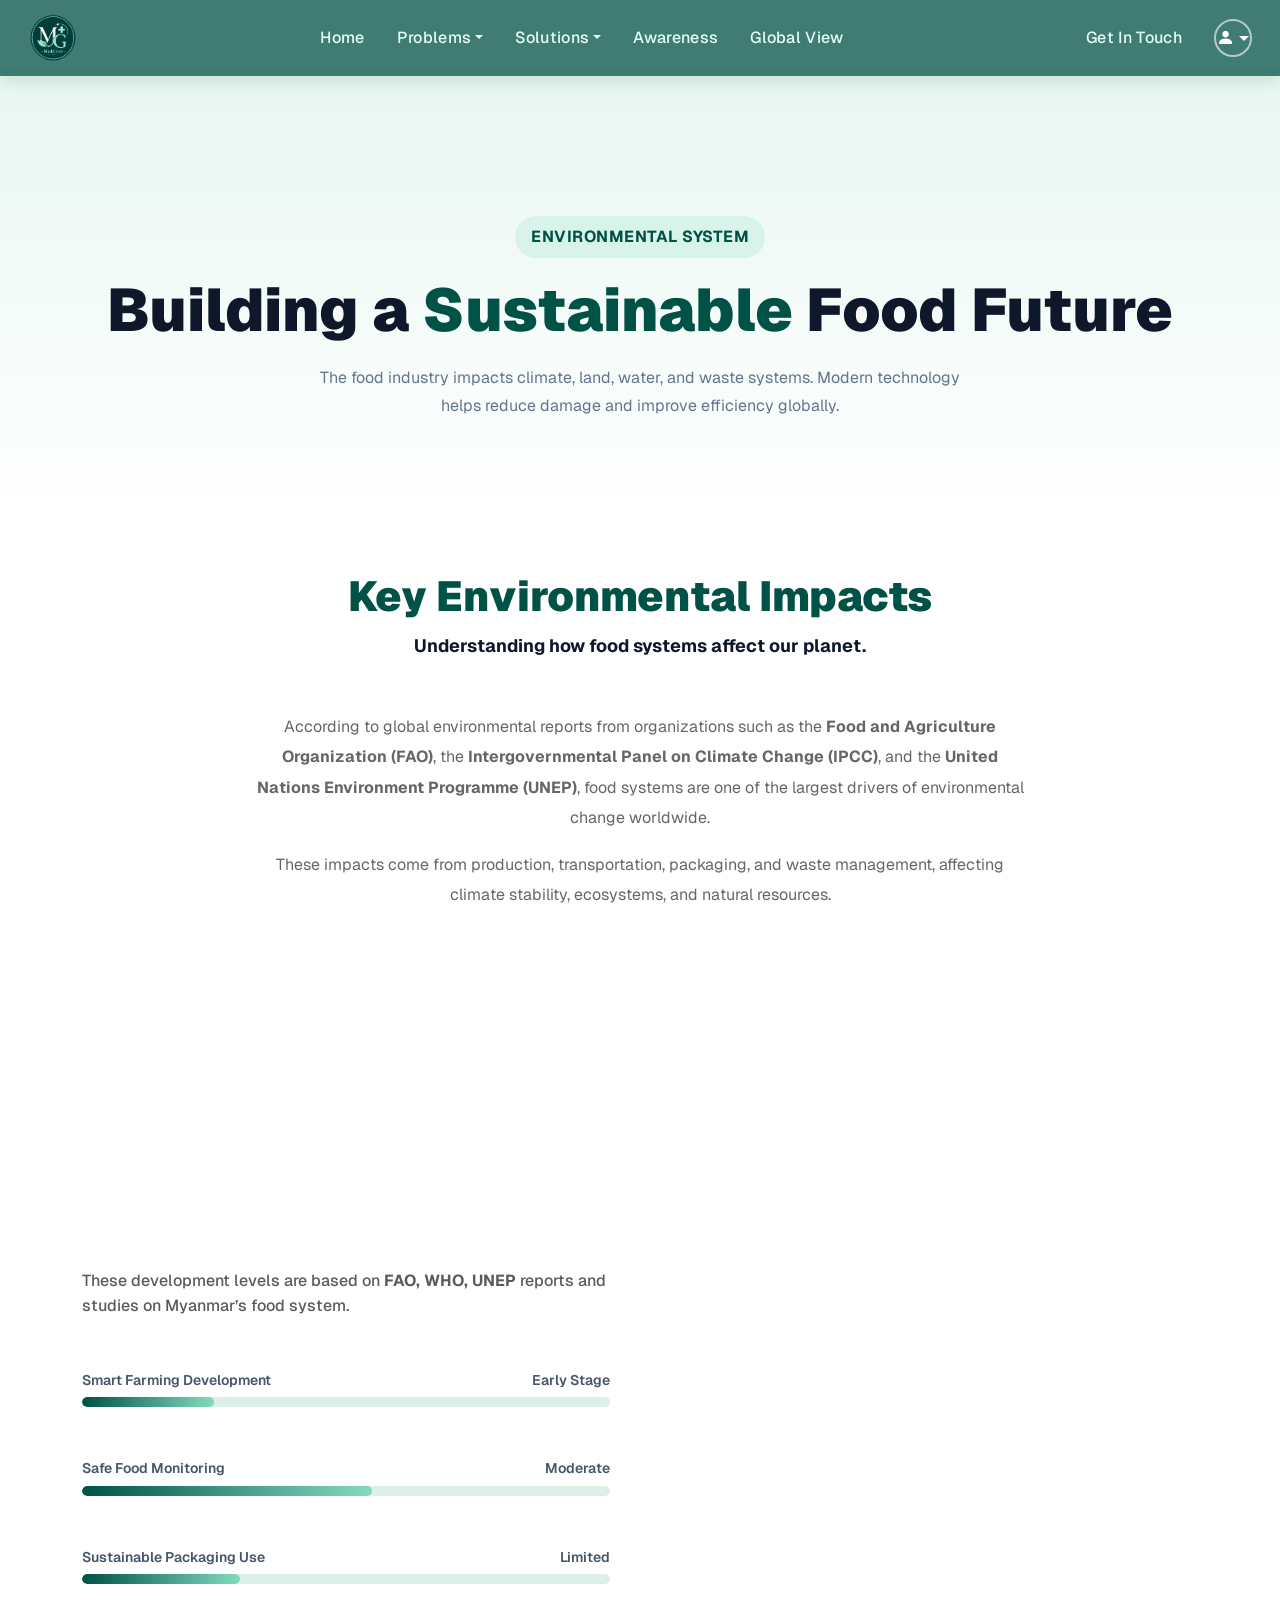
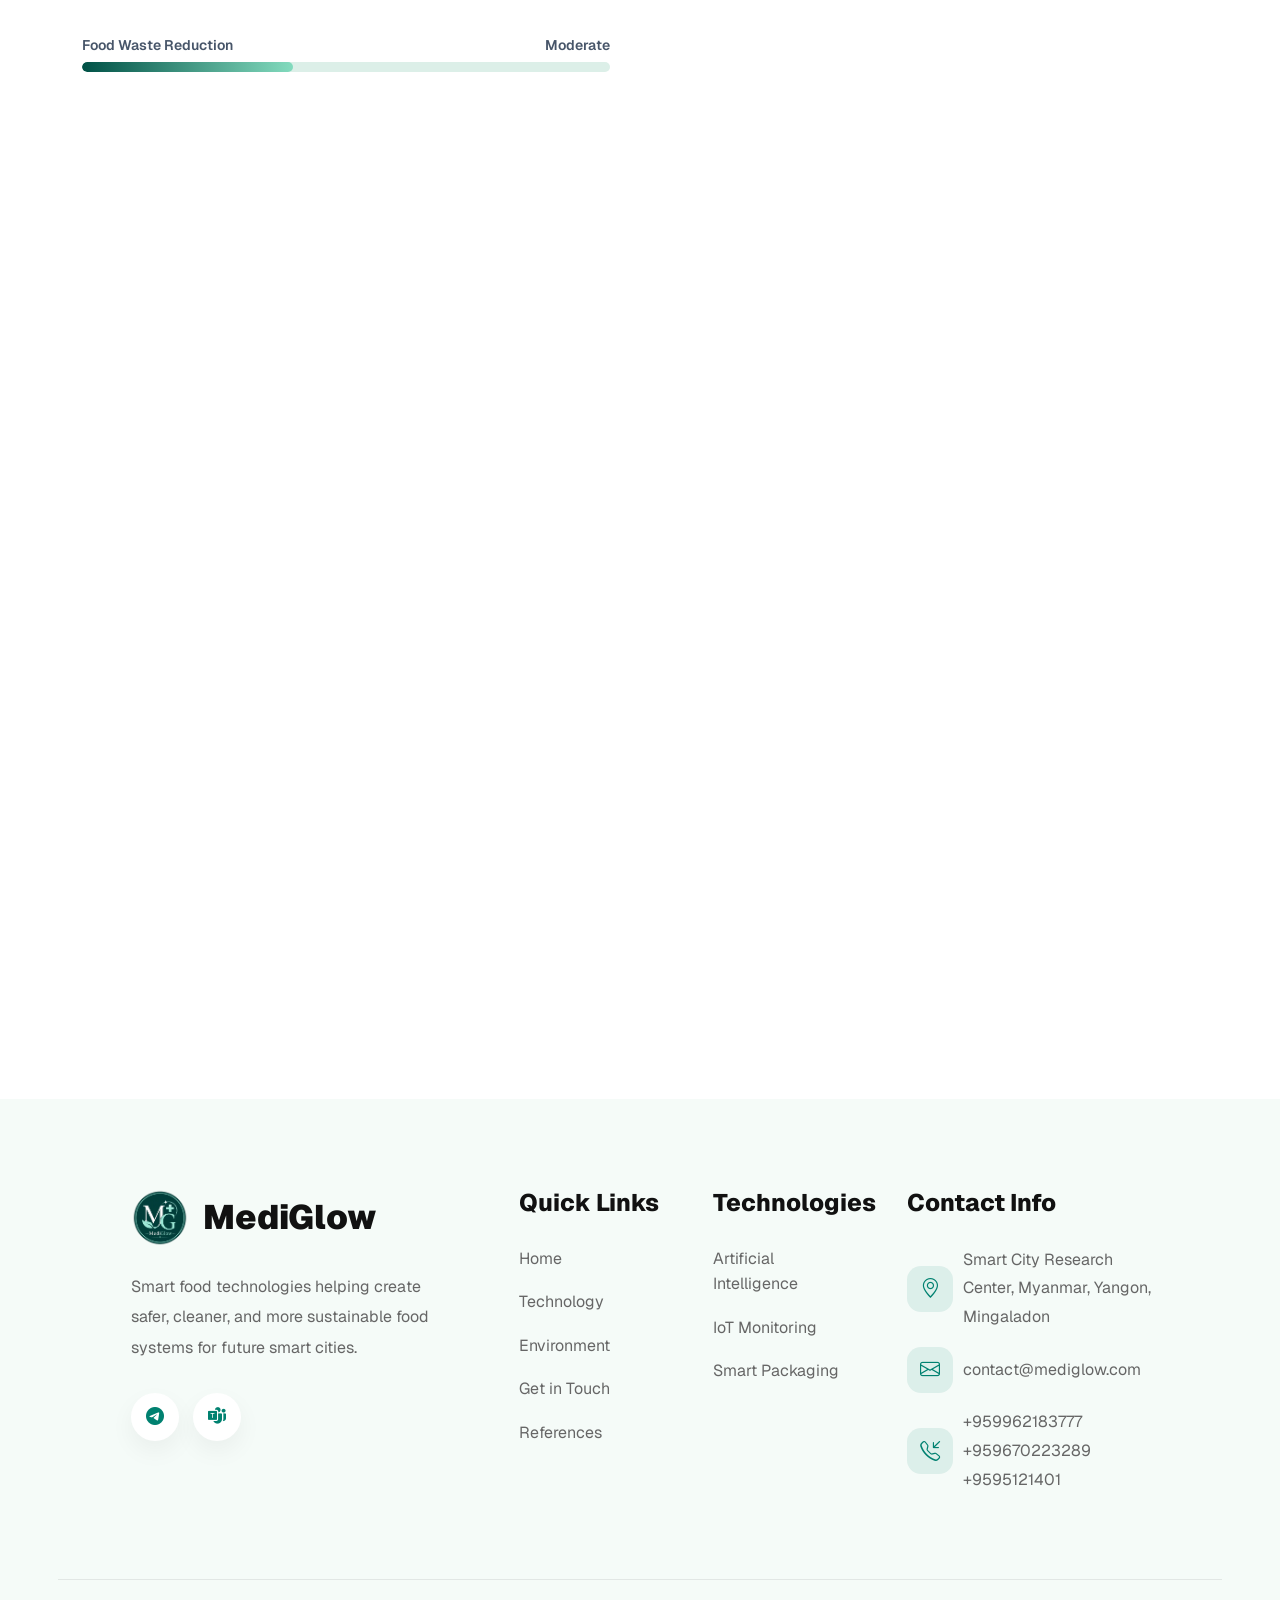
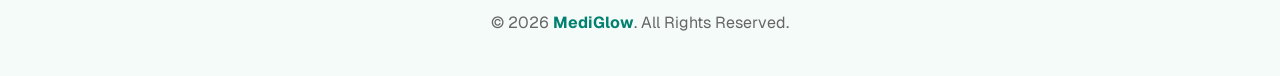
<file: environment.html>
<!DOCTYPE html>
<html lang="en">
<head>
    <meta charset="UTF-8">
    <meta name="viewport" content="width=device-width, initial-scale=1.0, viewport-fit=cover">
    <title>MediGlow | Environment Page</title>

    <!-- Favicon -->
    <link rel="icon" type="image/png" href="imgs/logo.png">

    <!-- Fonts -->
    <link href="https://fonts.googleapis.com/css2?family=Geist:wght@100..900&family=Poppins:wght@300;400;500;600;700;800&display=swap" rel="stylesheet">

    <!-- Bootstrap 5 CSS -->
    <link href="https://cdn.jsdelivr.net/npm/bootstrap@5.3.8/dist/css/bootstrap.min.css" rel="stylesheet">
    <link href="https://cdn.jsdelivr.net/npm/bootstrap-icons@1.13.1/font/bootstrap-icons.min.css" rel="stylesheet">

    <!-- AOS Animation Library -->
    <link href="https://unpkg.com/aos@2.3.1/dist/aos.css" rel="stylesheet">

    <!-- External CSS Files -->
    <link rel="stylesheet" href="css/base.css">
    <link rel="stylesheet" href="css/layout.css">
    <link rel="stylesheet" href="css/components.css">
    <link rel="stylesheet" href="css/pages.css">
    <link rel="stylesheet" href="css/environment.css">
    <link rel="stylesheet" href="css/footer.css">

    <style>
        @media (max-width: 992px) and (min-width: 576px) {
            .solution_dropdown {
                left: 50% !important;
                transform: translateX(-50%) !important;
            }
        }
    </style>
</head>
<body>

    <input type="radio" name="auth-panel" id="auth-form-fill" hidden checked>
    <input type="radio" name="auth-panel" id="auth-link-fill" hidden>

    <header>
        <nav class="navbar navbar-expand-lg" aria-label="Main navigation">
            <div class="container-fluid">
                <a href="index.html" class="navbar-brand ms-lg-3" aria-label="MediGlow Home">
                    <img src="imgs/logo.png" alt="MediGlow logo - Smart City Food Safety" width="50" height="50">
                </a>
                <button type="button" class="navbar-toggler me-2" data-bs-toggle="offcanvas" data-bs-target="#offcanvas_nav" aria-controls="offcanvas_nav" aria-expanded="false" aria-label="Toggle navigation menu">
                    <span class="navbar-toggler-icon"></span>
                </button>

                <div class="collapse navbar-collapse" id="nav_id">
                    <ul class="navbar-nav mx-auto" role="menubar">
                        <li class="nav-item" role="none">
                            <a class="nav-link nav_link_color" href="index.html" role="menuitem">Home</a>
                        </li>
                        <li class="nav-item dropdown" role="none">
                            <a href="#" class="nav-link nav_link_color dropdown-toggle" data-bs-toggle="dropdown" role="menuitem" aria-haspopup="true" aria-expanded="false">Problems</a>
                            <ul class="dropdown-menu dropdown_menu_for_nav_items">
                                <li>
                                    <div class="row g-1">
                                        <div class="col-md-6">
                                            <a class="dropdown-item" href="consumer.html">
                                                <div class="row g-0 align-items-center">
                                                    <div class="col-3 text-center dropdown_text_icon_box">
                                                        <i class="bi bi-bandaid-fill" aria-hidden="true"></i>
                                                    </div>
                                                    <div class="col-9 dropdown_text_section ps-2">
                                                        <h6>Consumers</h6>
                                                        <p>Health issues</p>
                                                    </div>
                                                </div>
                                            </a>
                                        </div>
                                        <div class="col-md-6">
                                            <a class="dropdown-item" href="food_challenges_page.html">
                                                <div class="row g-0 align-items-center">
                                                    <div class="col-3 text-center dropdown_text_icon_box">
                                                        <i class="bi bi-fork-knife" aria-hidden="true"></i>
                                                    </div>
                                                    <div class="col-9 dropdown_text_section ps-2">
                                                        <h6>Unsafe Food</h6>
                                                        <p>Food safety risks</p>
                                                    </div>
                                                </div>
                                            </a>
                                        </div>
                                    </div>
                                </li>
                                <li>
                                    <div class="row g-1 mt-1">
                                        <div class="col-md-6">
                                            <a class="dropdown-item" href="industry.html">
                                                <div class="row g-0 align-items-center">
                                                    <div class="col-3 text-center dropdown_text_icon_box">
                                                        <i class="bi bi-exclamation-triangle-fill" aria-hidden="true"></i>
                                                    </div>
                                                    <div class="col-9 dropdown_text_section ps-2">
                                                        <h6>Industry</h6>
                                                        <p>Environmental impact</p>
                                                    </div>
                                                </div>
                                            </a>
                                        </div>
                                        <div class="col-md-6">
                                            <a class="dropdown-item" href="environment.html">
                                                <div class="row g-0 align-items-center">
                                                    <div class="col-3 text-center dropdown_text_icon_box">
                                                        <i class="bi bi-tree-fill" aria-hidden="true"></i>
                                                    </div>
                                                    <div class="col-9 dropdown_text_section ps-2">
                                                        <h6>Environment</h6>
                                                        <p>Pollution impact</p>
                                                    </div>
                                                </div>
                                            </a>
                                        </div>
                                    </div>
                                </li>
                            </ul>
                        </li>
                        <li class="nav-item dropdown" role="none">
                            <a href="#" class="nav-link nav_link_color dropdown-toggle" data-bs-toggle="dropdown" role="menuitem" aria-haspopup="true" aria-expanded="false">Solutions</a>
                            <ul class="dropdown-menu dropdown_menu_for_nav_items">
                                <li>
                                    <div class="row g-1">
                                        <div class="col-md-6">
                                            <a class="dropdown-item" href="ai_detection.html">
                                                <div class="row g-0 align-items-center">
                                                    <div class="col-3 text-center dropdown_text_icon_box">
                                                        <i class="bi bi-search" aria-hidden="true"></i>
                                                    </div>
                                                    <div class="col-9 dropdown_text_section ps-2">
                                                        <h6>AI Detection</h6>
                                                        <p>Smart scanning</p>
                                                    </div>
                                                </div>
                                            </a>
                                        </div>
                                        <div class="col-md-6">
                                            <a class="dropdown-item" href="smart_packaging.html">
                                                <div class="row g-0 align-items-center">
                                                    <div class="col-3 text-center dropdown_text_icon_box">
                                                        <i class="bi bi-box-seam-fill" aria-hidden="true"></i>
                                                    </div>
                                                    <div class="col-9 dropdown_text_section ps-2">
                                                        <h6>Smart Packaging</h6>
                                                        <p>Freshness tracking</p>
                                                    </div>
                                                </div>
                                            </a>
                                        </div>
                                        <div class="col-md-6">
                                            <a class="dropdown-item" href="modern_technology.html">
                                                <div class="row g-0 align-items-center">
                                                    <div class="col-3 text-center dropdown_text_icon_box">
                                                        <i class="bi bi-cpu" aria-hidden="true"></i>
                                                    </div>
                                                    <div class="col-9 dropdown_text_section ps-2">
                                                        <h6>Modern Technology</h6>
                                                        <p>Sensers & apps</p>
                                                    </div>
                                                </div>
                                            </a>
                                        </div>
                                    </div>
                                </li>
                            </ul>
                        </li>
                        <li class="nav-item" role="none">
                            <a class="nav-link nav_link_color" href="awareness.html" role="menuitem">Awareness</a>
                        </li>
                        <li class="nav-item" role="none">
                            <a class="nav-link nav_link_color" href="global_view.html" role="menuitem">Global View</a>
                        </li>
                    </ul>
                    <ul class="navbar-nav me-lg-3" role="menubar">
                        <li class="nav-item" role="none">
                            <a class="nav-link nav_link_color" href="get_in_touch.html" role="menuitem">Get In Touch</a>
                        </li>
                    </ul>

                    <!-- Logged-in user dropdown (large screens) -->
                    <div class="auth-user dropdown logged_in_lg me-lg-4">
                        <a href="#" class="d-flex align-items-center nav-link dropdown-toggle" data-bs-toggle="dropdown" aria-haspopup="true" aria-expanded="false" aria-label="User menu">
                            <span class="rounded-circle bg-secondary d-flex align-items-center justify-content-center text-white" style="width:32px;height:32px;font-size:0.8rem;" aria-hidden="true">A</span>
                        </a>
                        <ul class="dropdown-menu dropdown-menu-end dropdown_menu_for_profile">
                            <li class="px-3 py-2"><div style="font-weight:600;">Anonymous</div></li>
                            <li><hr class="dropdown-divider"></li>
                            <li><a class="dropdown-item" href="#">Profile</a></li>
                            <li>
                                <label for="auth-guest" class="dropdown-item text-danger" style="cursor:pointer;">Logout</label>
                            </li>
                        </ul>
                    </div>

                    <!-- Guest login button (large screens) -->
                    <div class="dropdown logged_out d-none d-lg-flex pe-lg-3">
                        <a href="#" class="nav-user-icon-btn dropdown-toggle" data-bs-toggle="dropdown" aria-haspopup="true" aria-expanded="false" aria-label="Login or sign up">
                            <i class="bi bi-person-fill" aria-hidden="true"></i>
                        </a>
                        <ul class="dropdown-menu dropdown-menu-end dropdown_menu_for_profile">
                            <li><a class="dropdown-item" href="#modal_login" data-bs-toggle="modal">Login</a></li>
                            <li><a class="dropdown-item" href="#modal_register" data-bs-toggle="modal">Sign Up</a></li>
                        </ul>
                    </div>
                </div>

                <!-- Offcanvas mobile menu -->
                <div class="offcanvas offcanva_for_small_devices offcanvas-end d-lg-none" id="offcanvas_nav" tabindex="-1" aria-label="Mobile navigation menu">
                    <div class="offcanvas-header offcanva_header_for_navbar">
                        <a href="index.html" class="navbar-brand">
                            <img src="imgs/logo.png" height="32" alt="MediGlow">
                        </a>
                        <button type="button" class="btn-close btn-close-white pe-4" data-bs-dismiss="offcanvas" aria-label="Close menu"></button>
                    </div>

                    <div class="offcanvas-body px-4 pt-3">
                        <ul class="navbar-nav">

                            <li class="nav-item mt-2">
                                <div class="row">
                                    <div class="col-sm-5">
                                        <a class="nav-link nav_link_color" href="index.html">Home</a>
                                    </div>
                                    <div class="col-sm-5">
                                        <a class="nav-link nav_link_color" href="awareness.html">Awareness</a>
                                    </div>
                                </div>
                            </li>

                            <li class="nav-item mt-2">
                                <div class="row">

                                    <div class="col-sm-5">
                                        <a href="#" class="nav-link nav_link_color dropdown-toggle" data-bs-toggle="dropdown" role="menuitem" aria-haspopup="true" aria-expanded="false">Problems</a>

                                        <ul class="dropdown-menu dropdown_menu_for_nav_items">
                                            <li>
                                                <div class="row g-1">
                                                    <div class="col-md-12">
                                                        <a class="dropdown-item" href="consumer.html">
                                                            <div class="row g-0 align-items-center">
                                                                <div class="col-3 text-center dropdown_text_icon_box">
                                                                    <i class="bi bi-bandaid-fill" aria-hidden="true"></i>
                                                                </div>
                                                                <div class="col-9 dropdown_text_section ps-2">
                                                                    <h6>Consumers</h6>
                                                                    <p>Health issues</p>
                                                                </div>
                                                            </div>
                                                        </a>
                                                    </div>

                                                    <div class="col-md-12">
                                                        <a class="dropdown-item" href="food_challenges_page.html">
                                                            <div class="row g-0 align-items-center">
                                                                <div class="col-3 text-center dropdown_text_icon_box">
                                                                    <i class="bi bi-fork-knife" aria-hidden="true"></i>
                                                                </div>
                                                                <div class="col-9 dropdown_text_section ps-2">
                                                                    <h6>Unsafe Food</h6>
                                                                    <p>Food safety risks</p>
                                                                </div>
                                                            </div>
                                                        </a>
                                                    </div>
                                                </div>
                                            </li>

                                            <li>
                                                <div class="row g-1 mt-1">
                                                    <div class="col-md-12">
                                                        <a class="dropdown-item" href="industry.html">
                                                            <div class="row g-0 align-items-center">
                                                                <div class="col-3 text-center dropdown_text_icon_box">
                                                                    <i class="bi bi-exclamation-triangle-fill" aria-hidden="true"></i>
                                                                </div>
                                                                <div class="col-9 dropdown_text_section ps-2">
                                                                    <h6>Industry</h6>
                                                                    <p>Environmental impact</p>
                                                                </div>
                                                            </div>
                                                        </a>
                                                    </div>

                                                    <div class="col-md-12">
                                                        <a class="dropdown-item" href="environment.html">
                                                            <div class="row g-0 align-items-center">
                                                                <div class="col-3 text-center dropdown_text_icon_box">
                                                                    <i class="bi bi-tree-fill" aria-hidden="true"></i>
                                                                </div>
                                                                <div class="col-9 dropdown_text_section ps-2">
                                                                    <h6>Environment</h6>
                                                                    <p>Pollution impact</p>
                                                                </div>
                                                            </div>
                                                        </a>
                                                    </div>
                                                </div>
                                            </li>
                                        </ul>
                                    </div>

                                    <div class="col-sm-5">
                                        <a href="#" class="nav-link nav_link_color dropdown-toggle" data-bs-toggle="dropdown" role="menuitem" aria-haspopup="true" aria-expanded="false">Solutions</a>
                                        <ul class="dropdown-menu solution_dropdown dropdown_menu_for_nav_items">
                                            <li>
                                                <div class="row g-1">

                                                    <div class="col-md-12">
                                                        <a class="dropdown-item" href="ai_detection.html">
                                                            <div class="row g-0 align-items-center">
                                                                <div class="col-3 text-center dropdown_text_icon_box">
                                                                    <i class="bi bi-search" aria-hidden="true"></i>
                                                                </div>
                                                                <div class="col-9 dropdown_text_section ps-2">
                                                                    <h6>AI Detection</h6>
                                                                    <p>Smart scanning</p>
                                                                </div>
                                                            </div>
                                                        </a>
                                                    </div>

                                                    <div class="col-md-12">
                                                        <a class="dropdown-item" href="smart_packaging.html">
                                                            <div class="row g-0 align-items-center">
                                                                <div class="col-3 text-center dropdown_text_icon_box">
                                                                    <i class="bi bi-box-seam-fill" aria-hidden="true"></i>
                                                                </div>
                                                                <div class="col-9 dropdown_text_section ps-2">
                                                                    <h6>Smart Packaging</h6>
                                                                    <p>Freshness tracking</p>
                                                                </div>
                                                            </div>
                                                        </a>
                                                    </div>

                                                    <div class="col-md-12">
                                                        <a class="dropdown-item" href="modern_technology.html">
                                                            <div class="row g-0 align-items-center">
                                                                <div class="col-3 text-center dropdown_text_icon_box">
                                                                    <i class="bi bi-cpu" aria-hidden="true"></i>
                                                                </div>
                                                                <div class="col-9 dropdown_text_section ps-2">
                                                                    <h6>Modern Technology</h6>
                                                                    <p>Sensers & apps</p>
                                                                </div>
                                                            </div>
                                                        </a>
                                                    </div>

                                                </div>
                                            </li>
                                        </ul>
                                    </div>

                                </div>
                            </li>

                            <li class="nav-item mt-2">
                                <div class="row">
                                    <div class="col-sm-5">
                                        <a class="nav-link nav_link_color" href="get_in_touch.html">Get in Touch</a>
                                    </div>
                                    <div class="col-sm-5">
                                        <a class="nav-link nav_link_color" href="global_view.html">Global View</a>
                                    </div>
                                </div>
                            </li>

                        </ul>

                        <hr style="border-color:rgba(255,255,255,0.3);">

                        <div class="d-flex justify-content-center logged_out gap-3">
                            <a href="#modal_login_sm" data-bs-toggle="modal" class="btn btn-outline-light btn-sm">Login</a>
                            <a href="#modal_register_sm" data-bs-toggle="modal" class="btn btn-light btn-sm">Sign Up</a>
                        </div>
                    </div>
                </div>
            </div>
        </nav>
    </header>



    <!-- Large Login Modal -->
    <div class="modal fade" data-bs-backdrop="static" id="modal_login" tabindex="-1" aria-hidden="true">
        <div class="modal-dialog modal-dialog-centered modal-xl">
            <div class="modal-content position-relative">

                <button type="button"
                    class="btn-close position-absolute top-0 end-0 m-3 btn-close-white"
                    data-bs-dismiss="modal"
                    style="z-index:10;"
                    aria-label="Close login modal">
                </button>

                <div class="row g-0">

                    <div class="col-md-6 modal-image-col"
                        style="background-image: url('img/login_signup.jpg');"
                        role="img"
                        aria-label="Myanmar traditional dish">
                    </div>

                    <div class="col-md-6 modal-form-col">

                        <div class="form-scroll">

                            <h2 class="auth-title">Welcome back</h2>

                            <div class="form_fill">

                                <div class="mb-3">
                                    <input class="auth-email-input"
                                        type="email"
                                        placeholder="Email address"
                                        aria-label="Email address">
                                </div>

                                <div class="mb-3">
                                    <input class="auth-email-input"
                                        type="password"
                                        placeholder="Password"
                                        aria-label="Password">
                                </div>

                                <div class="text-end mb-3">
                                    <a href="#modal_forgot"
                                        data-bs-toggle="modal"
                                        style="color: var(--medi-primary);">
                                        Forgot password?
                                    </a>
                                </div>

                                <label class="auth-email-btn"
                                    for="auth-logged"
                                    data-bs-dismiss="modal">
                                    Log In
                                </label>

                                <hr class="auth-divider">

                                <p class="text-center social-toggle-text mb-0">
                                    or continue with
                                    <label class="login_form" for="auth-link-fill">
                                        social accounts
                                    </label>
                                </p>

                            </div>

                            <div class="link_fill">

                                <label class="auth-social-btn"
                                    for="auth-logged"
                                    data-bs-dismiss="modal">

                                    <svg width="18" height="18" viewBox="0 0 48 48" aria-hidden="true">
                                        <path fill="#EA4335"
                                            d="M24 9.5c3.54 0 6.71 1.22 9.21 3.6l6.85-6.85C35.9 2.38 30.47 0 24 0 14.62 0 6.51 5.38 2.56 13.22l7.98 6.19C12.43 13.72 17.74 9.5 24 9.5z" />
                                        <path fill="#4285F4"
                                            d="M46.98 24.55c0-1.57-.15-3.09-.38-4.55H24v9.02h12.94c-.58 2.96-2.26 5.48-4.78 7.18l7.73 6c4.51-4.18 7.09-10.36 7.09-17.65z" />
                                        <path fill="#FBBC05"
                                            d="M10.53 28.59a14.5 14.5 0 0 1 0-9.18l-7.98-6.19a24.08 24.08 0 0 0 0 21.56l7.98-6.19z" />
                                        <path fill="#34A853"
                                            d="M24 48c6.48 0 11.93-2.13 15.89-5.81l-7.73-6c-2.15 1.45-4.92 2.3-8.16 2.3-6.26 0-11.57-4.22-13.47-9.91l-7.98 6.19C6.51 42.62 14.62 48 24 48z" />
                                    </svg>

                                    Continue with Google
                                </label>

                                <label class="auth-social-btn"
                                    for="auth-logged"
                                    data-bs-dismiss="modal">

                                    <svg width="18" height="18" viewBox="0 0 16 16" aria-hidden="true">
                                        <path d="M8 0C3.58 0 0 3.58 0 8c0 3.54 2.29 6.53 5.47 7.59.4.07.55-.17.55-.38 0-.19-.01-.82-.01-1.49-2.01.37-2.53-.49-2.69-.94-.09-.23-.48-.94-.82-1.13-.28-.15-.68-.52-.01-.53.63-.01 1.08.58 1.23.82.72 1.21 1.87.87 2.33.66.07-.52.28-.87.51-1.07-1.78-.2-3.64-.89-3.64-3.95 0-.87.31-1.59.82-2.15-.08-.2-.36-1.02.08-2.12 0 0 .67-.21 2.2.82.64-.18 1.32-.27 2-.27.68 0 1.36.09 2 .27 1.53-1.04 2.2-.82 2.2-.82.44 1.1.16 1.92.08 2.12.51.56.82 1.27.82 2.15 0 3.07-1.87 3.75-3.65 3.95.29.25.54.73.54 1.48 0 1.07-.01 1.93-.01 2.2 0 .21.15.46.55.38A8.013 8.013 0 0 0 16 8c0-4.42-3.58-8-8-8z" />
                                    </svg>

                                    Continue with GitHub
                                </label>

                                <label class="auth-social-btn"
                                    for="auth-logged"
                                    data-bs-dismiss="modal">

                                    <svg width="18" height="18" viewBox="0 0 24 24" aria-hidden="true">
                                        <path d="M17.05 20.28c-.98.95-2.05.8-3.08.35-1.09-.46-2.09-.48-3.24 0-1.44.62-2.2.44-3.06-.35C2.79 15.25 3.51 7.59 9.05 7.31c1.35.07 2.29.74 3.08.8 1.18-.24 2.31-.93 3.57-.84 1.51.12 2.65.72 3.4 1.8-3.12 1.87-2.38 5.98.48 7.13-.57 1.5-1.31 2.99-2.54 4.09zM12.03 7.25c-.15-2.23 1.66-4.07 3.74-4.25.29 2.58-2.34 4.5-3.74 4.25z" />
                                    </svg>

                                    Continue with Apple
                                </label>

                                <hr class="auth-divider">

                                <p class="text-center social-toggle-text mb-0">
                                    <label class="login_form" for="auth-form-fill">
                                        Login with email & password?
                                    </label>
                                </p>

                            </div>

                            <div class="auth-signup-link">
                                Don't have an account?
                                <a href="#modal_register"
                                    data-bs-toggle="modal"
                                    data-bs-target="#modal_register"
                                    data-bs-dismiss="modal">
                                    Sign Up
                                </a>
                            </div>

                        </div>

                        <div class="auth-footer">
                            <a href="#">Terms</a>
                            <a href="#">Privacy Policy</a>
                        </div>

                    </div>

                </div>

            </div>
        </div>
    </div>

    <!-- Large Register Modal -->
    <div class="modal fade"
        data-bs-backdrop="static"
        id="modal_register"
        tabindex="-1"
        aria-hidden="true">

        <div class="modal-dialog modal-dialog-centered modal-xl">

            <div class="modal-content position-relative">

                <button type="button"
                    class="btn-close position-absolute top-0 end-0 m-3 btn-close-white"
                    data-bs-dismiss="modal"
                    style="z-index:10;"
                    aria-label="Close register modal">
                </button>

                <div class="row g-0">

                    <!-- Left Image -->
                    <div class="col-md-6 modal-image-col"
                        style="background-image: url('img/login_signup.jpg');"
                        role="img"
                        aria-label="Myanmar traditional dish">
                    </div>

                    <!-- Right Form -->
                    <div class="col-md-6 modal-form-col">

                        <div class="form-scroll">

                            <h2 class="auth-title">
                                Create your account
                            </h2>

                            <!-- Email Form -->
                            <div class="form_fill">

                                <div class="mb-3">
                                    <input class="auth-email-input"
                                        type="text"
                                        placeholder="Username"
                                        aria-label="Username">
                                </div>

                                <div class="mb-3">
                                    <input class="auth-email-input"
                                        type="email"
                                        placeholder="Email address"
                                        aria-label="Email address">
                                </div>

                                <div class="mb-3">
                                    <input class="auth-email-input"
                                        type="password"
                                        placeholder="Password"
                                        aria-label="Password">
                                </div>

                                <label class="auth-email-btn"
                                    for="auth-logged"
                                    data-bs-dismiss="modal">
                                    Sign Up
                                </label>

                                <hr class="auth-divider">

                                <p class="text-center social-toggle-text mb-0">
                                    or continue with
                                    <label class="login_form" for="auth-link-fill">
                                        social accounts
                                    </label>
                                </p>

                            </div>

                            <!-- Social Login -->
                            <div class="link_fill">

                                <!-- Google -->
                                <label class="auth-social-btn"
                                    for="auth-logged"
                                    data-bs-dismiss="modal">

                                    <svg width="18"
                                        height="18"
                                        viewBox="0 0 48 48"
                                        aria-hidden="true">

                                        <path fill="#EA4335"
                                            d="M24 9.5c3.54 0 6.71 1.22 9.21 3.6l6.85-6.85C35.9 2.38 30.47 0 24 0 14.62 0 6.51 5.38 2.56 13.22l7.98 6.19C12.43 13.72 17.74 9.5 24 9.5z" />

                                        <path fill="#4285F4"
                                            d="M46.98 24.55c0-1.57-.15-3.09-.38-4.55H24v9.02h12.94c-.58 2.96-2.26 5.48-4.78 7.18l7.73 6c4.51-4.18 7.09-10.36 7.09-17.65z" />

                                        <path fill="#FBBC05"
                                            d="M10.53 28.59a14.5 14.5 0 0 1 0-9.18l-7.98-6.19a24.08 24.08 0 0 0 0 21.56l7.98-6.19z" />

                                        <path fill="#34A853"
                                            d="M24 48c6.48 0 11.93-2.13 15.89-5.81l-7.73-6c-2.15 1.45-4.92 2.3-8.16 2.3-6.26 0-11.57-4.22-13.47-9.91l-7.98 6.19C6.51 42.62 14.62 48 24 48z" />
                                    </svg>

                                    Continue with Google
                                </label>

                                <!-- GitHub -->
                                <label class="auth-social-btn"
                                    for="auth-logged"
                                    data-bs-dismiss="modal">

                                    <svg width="18"
                                        height="18"
                                        viewBox="0 0 16 16"
                                        aria-hidden="true">

                                        <path d="M8 0C3.58 0 0 3.58 0 8c0 3.54 2.29 6.53 5.47 7.59.4.07.55-.17.55-.38 0-.19-.01-.82-.01-1.49-2.01.37-2.53-.49-2.69-.94-.09-.23-.48-.94-.82-1.13-.28-.15-.68-.52-.01-.53.63-.01 1.08.58 1.23.82.72 1.21 1.87.87 2.33.66.07-.52.28-.87.51-1.07-1.78-.2-3.64-.89-3.64-3.95 0-.87.31-1.59.82-2.15-.08-.2-.36-1.02.08-2.12 0 0 .67-.21 2.2.82.64-.18 1.32-.27 2-.27.68 0 1.36.09 2 .27 1.53-1.04 2.2-.82 2.2-.82.44 1.1.16 1.92.08 2.12.51.56.82 1.27.82 2.15 0 3.07-1.87 3.75-3.65 3.95.29.25.54.73.54 1.48 0 1.07-.01 1.93-.01 2.2 0 .21.15.46.55.38A8.013 8.013 0 0 0 16 8c0-4.42-3.58-8-8-8z" />
                                    </svg>

                                    Continue with GitHub
                                </label>

                                <!-- Apple -->
                                <label class="auth-social-btn"
                                    for="auth-logged"
                                    data-bs-dismiss="modal">

                                    <svg width="18"
                                        height="18"
                                        viewBox="0 0 24 24"
                                        aria-hidden="true">

                                        <path d="M17.05 20.28c-.98.95-2.05.8-3.08.35-1.09-.46-2.09-.48-3.24 0-1.44.62-2.2.44-3.06-.35C2.79 15.25 3.51 7.59 9.05 7.31c1.35.07 2.29.74 3.08.8 1.18-.24 2.31-.93 3.57-.84 1.51.12 2.65.72 3.4 1.8-3.12 1.87-2.38 5.98.48 7.13-.57 1.5-1.31 2.99-2.54 4.09zM12.03 7.25c-.15-2.23 1.66-4.07 3.74-4.25.29 2.58-2.34 4.5-3.74 4.25z" />
                                    </svg>

                                    Continue with Apple
                                </label>

                                <hr class="auth-divider">

                                <p class="text-center social-toggle-text mb-0">
                                    <label class="login_form" for="auth-form-fill">
                                        Sign up with email & password?
                                    </label>
                                </p>

                            </div>

                            <!-- Bottom Link -->
                            <div class="auth-signup-link">
                                Already have an account?

                                <a href="#modal_login"
                                    data-bs-toggle="modal"
                                    data-bs-dismiss="modal">
                                    Log In
                                </a>
                            </div>

                        </div>

                        <!-- Footer -->
                        <div class="auth-footer">
                            <a href="#">Terms</a>
                            <a href="#">Privacy Policy</a>
                        </div>

                    </div>

                </div>

            </div>

        </div>
    </div>

    <!-- Small Login Modal -->
    <div class="modal fade"
        data-bs-backdrop="static"
        id="modal_login_sm"
        tabindex="-1"
        aria-hidden="true">

        <div class="modal-dialog modal-dialog-centered">

            <div class="modal-content" style="border-radius:20px;">

                <div class="modal-body p-4 position-relative">

                    <button type="button"
                        class="btn-close position-absolute top-0 end-0 m-3"
                        data-bs-dismiss="modal"
                        aria-label="Close">
                    </button>

                    <h2 class="auth-title">
                        Welcome back
                    </h2>

                    <!-- Email Form -->
                    <div class="form_fill">

                        <div class="mb-3">
                            <input class="auth-email-input"
                                type="email"
                                placeholder="Email address"
                                aria-label="Email">
                        </div>

                        <div class="mb-3">
                            <input class="auth-email-input"
                                type="password"
                                placeholder="Password"
                                aria-label="Password">
                        </div>

                        <div class="text-end mb-3">
                            <a href="#modal_forgot"
                                data-bs-toggle="modal"
                                style="color:var(--medi-primary);">
                                Forgot password?
                            </a>
                        </div>

                        <label class="auth-email-btn"
                            for="auth-logged"
                            data-bs-dismiss="modal">
                            Log In
                        </label>

                        <hr class="auth-divider">

                        <p class="text-center social-toggle-text mb-0">
                            or continue with
                            <label class="login_form" for="auth-link-fill">
                                social accounts
                            </label>
                        </p>

                    </div>

                    <!-- Social Login -->
                    <div class="link_fill">

                        <label class="auth-social-btn"
                            for="auth-logged"
                            data-bs-dismiss="modal">
                            Continue with Google
                        </label>

                        <label class="auth-social-btn"
                            for="auth-logged"
                            data-bs-dismiss="modal">
                            Continue with GitHub
                        </label>

                        <label class="auth-social-btn"
                            for="auth-logged"
                            data-bs-dismiss="modal">
                            Continue with Apple
                        </label>

                        <hr class="auth-divider">

                        <p class="text-center social-toggle-text mb-0">
                            <label class="login_form" for="auth-form-fill">
                                Login with email & password?
                            </label>
                        </p>

                    </div>

                    <!-- Bottom Link -->
                    <div class="auth-signup-link">
                        Don't have an account?

                        <a href="#modal_register_sm"
                            data-bs-toggle="modal"
                            data-bs-dismiss="modal">
                            Sign Up
                        </a>
                    </div>

                </div>

            </div>

        </div>

    </div>

    <!-- Small Register Modal -->
    <div class="modal fade"
        data-bs-backdrop="static"
        id="modal_register_sm"
        tabindex="-1"
        aria-hidden="true">

        <div class="modal-dialog modal-dialog-centered">

            <div class="modal-content" style="border-radius:20px;">

                <div class="modal-body p-4 position-relative">

                    <button type="button"
                        class="btn-close position-absolute top-0 end-0 m-3"
                        data-bs-dismiss="modal"
                        aria-label="Close">
                    </button>

                    <h2 class="auth-title">
                        Create your account
                    </h2>

                    <!-- Email Form -->
                    <div class="form_fill">

                        <div class="mb-3">
                            <input class="auth-email-input"
                                type="text"
                                placeholder="Username"
                                aria-label="Username">
                        </div>

                        <div class="mb-3">
                            <input class="auth-email-input"
                                type="email"
                                placeholder="Email address"
                                aria-label="Email">
                        </div>

                        <div class="mb-3">
                            <input class="auth-email-input"
                                type="password"
                                placeholder="Password"
                                aria-label="Password">
                        </div>

                        <button class="auth-email-btn"
                            for="auth-logged"
                            data-bs-dismiss="modal" data-bs-toggle="modal" data-bs-target="#signupModal" >
                            Sign Up
                        </button>

                        <hr class="auth-divider">

                        <p class="text-center social-toggle-text mb-0">
                            or continue with
                            <label class="login_form" for="auth-link-fill">
                                social accounts
                            </label>
                        </p>

                    </div>

                    <!-- Social Login -->
                    <div class="link_fill">

                        <label class="auth-social-btn"
                            for="auth-logged"
                            data-bs-dismiss="modal">
                            Continue with Google
                        </label>

                        <label class="auth-social-btn"
                            for="auth-logged"
                            data-bs-dismiss="modal">
                            Continue with GitHub
                        </label>

                        <label class="auth-social-btn"
                            for="auth-logged"
                            data-bs-dismiss="modal">
                            Continue with Apple
                        </label>

                        <hr class="auth-divider">

                        <p class="text-center social-toggle-text mb-0">
                            <label class="login_form" for="auth-form-fill">
                                Sign up with email & password?
                            </label>
                        </p>

                    </div>

                    <!-- Bottom Link -->
                    <div class="auth-signup-link">
                        Already have an account?

                        <a href="#modal_login_sm"
                            data-bs-toggle="modal"
                            data-bs-dismiss="modal">
                            Log In
                        </a>
                    </div>

                </div>

            </div>

        </div>

    </div>

    <!-- Forgot Password Modal -->
    <div class="modal fade"
        data-bs-backdrop="static"
        id="modal_forgot"
        tabindex="-1"
        aria-hidden="true">

        <div class="modal-dialog modal-dialog-centered">

            <div class="modal-content" style="border-radius:20px;">

                <!-- Header -->
                <div class="modal-header">

                    <h5 class="modal-title">
                        Reset Password
                    </h5>

                    <button type="button"
                        class="btn-close"
                        data-bs-dismiss="modal"
                        aria-label="Close">
                    </button>

                </div>

                <!-- Body -->
                <div class="modal-body">

                    <div class="mb-3">
                        <input class="auth-email-input"
                            type="password"
                            placeholder="New Password"
                            aria-label="New password">
                    </div>

                    <div class="mb-3">
                        <input class="auth-email-input"
                            type="password"
                            placeholder="Confirm Password"
                            aria-label="Confirm password">
                    </div>

                    <label class="auth-email-btn"
                        data-bs-dismiss="modal">
                        Reset
                    </label>

                </div>

            </div>

        </div>

    </div>

    <!-- HERO -->
    <section class="hero_environment text-center" data-aos="fade-up" style="text-align: center;">
        <span class="badge-soft mb-3 mt-5">ENVIRONMENTAL SYSTEM</span>
        <h1>Building a <span>Sustainable</span> Food Future</h1>
        <div class="hero_p">
            <p>
                The food industry impacts climate, land, water, and waste systems. Modern technology helps reduce damage and improve efficiency globally.
            </p>
        </div>
    </section>

    <!-- FEATURES -->
    <section class="container mt-0">

        <div class="section-title" data-aos="fade-up">
            <h2>Key Environmental Impacts</h2>
            <p>Understanding how food systems affect our planet.</p>
        </div>

        <div class="env_intro" data-aos="fade-up">

            <p>
                According to global environmental reports from organizations such as the 
                <b>Food and Agriculture Organization (FAO)</b>, the 
                <b>Intergovernmental Panel on Climate Change (IPCC)</b>, and the 
                <b>United Nations Environment Programme (UNEP)</b>, food systems are one of the 
                largest drivers of environmental change worldwide.
            </p>

            <p>
                These impacts come from production, transportation, packaging, and waste management,
                affecting climate stability, ecosystems, and natural resources.
            </p>

        </div>

        <div class="row g-4">

            <div class="col-md-3" data-aos="fade-up">
                <div class="feature">
                    <div class="icon"><i class="bi bi-cloud"></i></div>
                    <h5>Climate Change</h5>
                    <p>Greenhouse gases from agriculture and transport.</p>
                </div>
            </div>

            <div class="col-md-3" data-aos="fade-up" data-aos-delay="100">
                <div class="feature">
                    <div class="icon"><i class="bi bi-tree"></i></div>
                    <h5>Deforestation</h5>
                    <p>Forest clearing for farming reduces biodiversity.</p>
                </div>
            </div>

            <div class="col-md-3" data-aos="fade-up" data-aos-delay="200">
                <div class="feature">
                    <div class="icon"><i class="bi bi-droplet"></i></div>
                    <h5>Water Usage</h5>
                    <p>Excess irrigation strains freshwater resources.</p>
                </div>
            </div>

            <div class="col-md-3" data-aos="fade-up" data-aos-delay="300">
                <div class="feature">
                    <div class="icon"><i class="bi bi-trash3"></i></div>
                    <h5>Waste</h5>
                    <p>Packaging and food waste pollute ecosystems.</p>
                </div>
            </div>

        </div>

        <!-- SPLIT -->
        <div class="split mt-5">
            <div class="progress-box">
                <p class="text-muted progress_text">
                    These development levels are based on <strong>FAO, WHO, UNEP</strong> reports and studies on Myanmar’s food system.
                </p>
                <div class="progress-label">
                    <span>Smart Farming Development</span><span>Early Stage</span>
                </div>
                <div class="progress">
                    <div class="progress-bar" style="width:25%"></div>
                </div>

                <div class="progress-label">
                    <span>Safe Food Monitoring</span><span>Moderate</span>
                </div>
                <div class="progress">
                    <div class="progress-bar" style="width:55%"></div>
                </div>

                <div class="progress-label">
                    <span>Sustainable Packaging Use</span><span>Limited</span>
                </div>
                <div class="progress">
                    <div class="progress-bar" style="width:30%"></div>
                </div>

                <div class="progress-label">
                    <span>Food Waste Reduction</span><span>Moderate</span>
                </div>
                <div class="progress">
                    <div class="progress-bar" style="width:40%"></div>
                </div>

            </div>

            <div data-aos="fade-left">
                <div class="image-card">
                    <img src="img/farming.jpg">
                </div>
            </div>

        </div>

        <!-- STATS -->
        <div class="row g-4 mt-5">
            <div class="col-lg-3 col-md-6" data-aos="fade-up">
                <div class="stat_box">
                    <h3>~33%</h3>
                    <p>
                        Food systems contribute to global greenhouse gas emissions 
                        (FAO & IPCC global climate reports).
                    </p>
                </div>
            </div>

            <div class="col-lg-3 col-md-6" data-aos="fade-up" data-aos-delay="100">
                <div class="stat_box">
                    <h3>80%</h3>
                    <p>
                        Deforestation in tropical regions is linked to agricultural expansion 
                        (FAO Global Forest Resources Assessment).
                    </p>
                </div>
            </div>

            <div class="col-lg-3 col-md-6" data-aos="fade-up" data-aos-delay="200">
                <div class="stat_box">
                    <h3>70%</h3>
                    <p>
                        Freshwater use is consumed by agriculture globally 
                        (UN Water & FAO estimates).
                    </p>
                </div>
            </div>

            <div class="col-lg-3 col-md-6" data-aos="fade-up" data-aos-delay="300">
                <div class="stat_box">
                    <h3>10%</h3>
                    <p>
                        Global greenhouse gas emissions come from food loss and waste 
                        (UNEP Food Waste Index Report).
                    </p>
                </div>
            </div>
        </div>

        <!-- TIMELINE -->
        <div class="timeline">

            <div class="section-title" data-aos="fade-up">
                <h2>How Impact Happens</h2>
            </div>

            <div class="step" data-aos="fade-right">
                <div class="num">1</div>
                <div class="step-box">
                    <h5>Production</h5>
                    <p>Farming uses water, land, and fertilizers at large scale.</p>
                </div>
            </div>

            <div class="step" data-aos="fade-right" data-aos-delay="100">
                <div class="num">2</div>
                <div class="step-box">
                    <h5>Processing & Transport</h5>
                    <p>Factories and shipping increase emissions.</p>
                </div>
            </div>

            <div class="step" data-aos="fade-right" data-aos-delay="200">
                <div class="num">3</div>
                <div class="step-box">
                    <h5>Consumption</h5>
                    <p>Retail and households generate waste and packaging.</p>
                </div>
            </div>

        </div>

    </section>

    <footer class="footer_section">
        <div class="container">
            <div class="row g-5 justify-content-center">
                <!-- Left -->
                <div class="col-lg-4">
                    <div class="footer_logo">
                        <div class="logo_footer">
                            <img src="imgs/logo.png" alt="logo">
                        </div>
                        <h2>MediGlow</h2>
                    </div>
                    <p class="footer_text">
                        Smart food technologies helping create safer,
                        cleaner, and more sustainable food systems
                        for future smart cities.
                    </p>
                    <div class="social_links">
                        <a href="https://t.me/donutehero">
                            <i class="bi bi-telegram"></i>
                        </a>
                        <a href="mailto:shinphonethant@edusnschool.co.uk">
                            <i class="bi bi-microsoft-teams"></i>
                        </a>
                    </div>
                </div>

                <!-- Quick Links -->
                <div class="col-lg-2 col-md-6">
                    <h4 class="footer_title">
                        Quick Links
                    </h4>
                    <ul class="footer_links">
                        <li><a href="index.html">Home</a></li>
                        <li><a href="modern_technology.html">Technology</a></li>
                        <li><a href="environment.html">Environment</a></li>
                        <li><a href="get_in_touch.html">Get in Touch</a></li>
                        <li><a href="https://edusn-my.sharepoint.com/:w:/g/personal/sawlukeylaytharwah_edusnschool_co_uk/IQA7VII9sao8RoQFbBMiV3IVATWGQUy42b-7FMVu-RV_cOE?e=jAO8yl">References</a></li>
                    </ul>
                </div>

                <!-- Technologies -->
                <div class="col-lg-2 col-md-6">
                    <h4 class="footer_title">
                        Technologies
                    </h4>
                    <ul class="footer_links">
                        <li><a href="ai_detection.html">Artificial Intelligence</a></li>
                        <li><a href="modern_technology.html">IoT Monitoring</a></li>
                        <li><a href="smart_packaging.html">Smart Packaging</a></li>
                    </ul>
                </div>
                <!-- Contact -->
                <div class="col-lg-3 col-md-6">
                    <h4 class="footer_title">
                        Contact Info
                    </h4>
                    <div class="row">
                        <div class="contact_item">
                            <div class="col-md-2">
                                <div class="contact_icon">
                                    <i class="bi bi-geo-alt"></i>
                                </div>
                            </div>
                            <div class="col-md-10">
                                <p>
                                    Smart City Research Center,
                                    Myanmar, Yangon, Mingaladon
                                </p>
                            </div>
                        </div>
                    </div>
                    <div class="row">
                        <div class="contact_item">
                            <div class="col-md-2">
                                <div class="contact_icon">
                                    <i class="bi bi-envelope"></i>
                                </div>
                            </div>
                            <div class="col-md-10">
                                <p>
                                    contact@mediglow.com
                                </p>
                            </div>
                        </div>
                    </div>
                    <div class="row">
                        <div class="contact_item">
                            <div class="col-md-2">
                                <div class="contact_icon">
                                    <i class="bi bi-telephone-inbound"></i>
                                </div>
                            </div>
                            <div class="col-md-10">
                                <p>
                                    +959962183777 
                                    +959670223289
                                    +9595121401
                                </p>
                            </div>
                        </div>
                    </div>
                </div>

            <!-- Bottom -->
            <div class="footer_bottom">
                <p>
                    © 2026 <span>MediGlow</span>. All Rights Reserved.
                </p>
            </div>
        </div>
    </footer>



<!-- Bootstrap CDN js Link -->
<script src="https://cdn.jsdelivr.net/npm/bootstrap@5.3.8/dist/js/bootstrap.bundle.min.js" integrity="sha384-FKyoEForCGlyvwx9Hj09JcYn3nv7wiPVlz7YYwJrWVcXK/BmnVDxM+D2scQbITxI" crossorigin="anonymous"></script>

<!-- Aos js link -->
<script src="https://unpkg.com/aos@2.3.1/dist/aos.js"></script>

<!-- Initiate AOS -->
<script>AOS.init();</script>


</body>
</html>
</file>
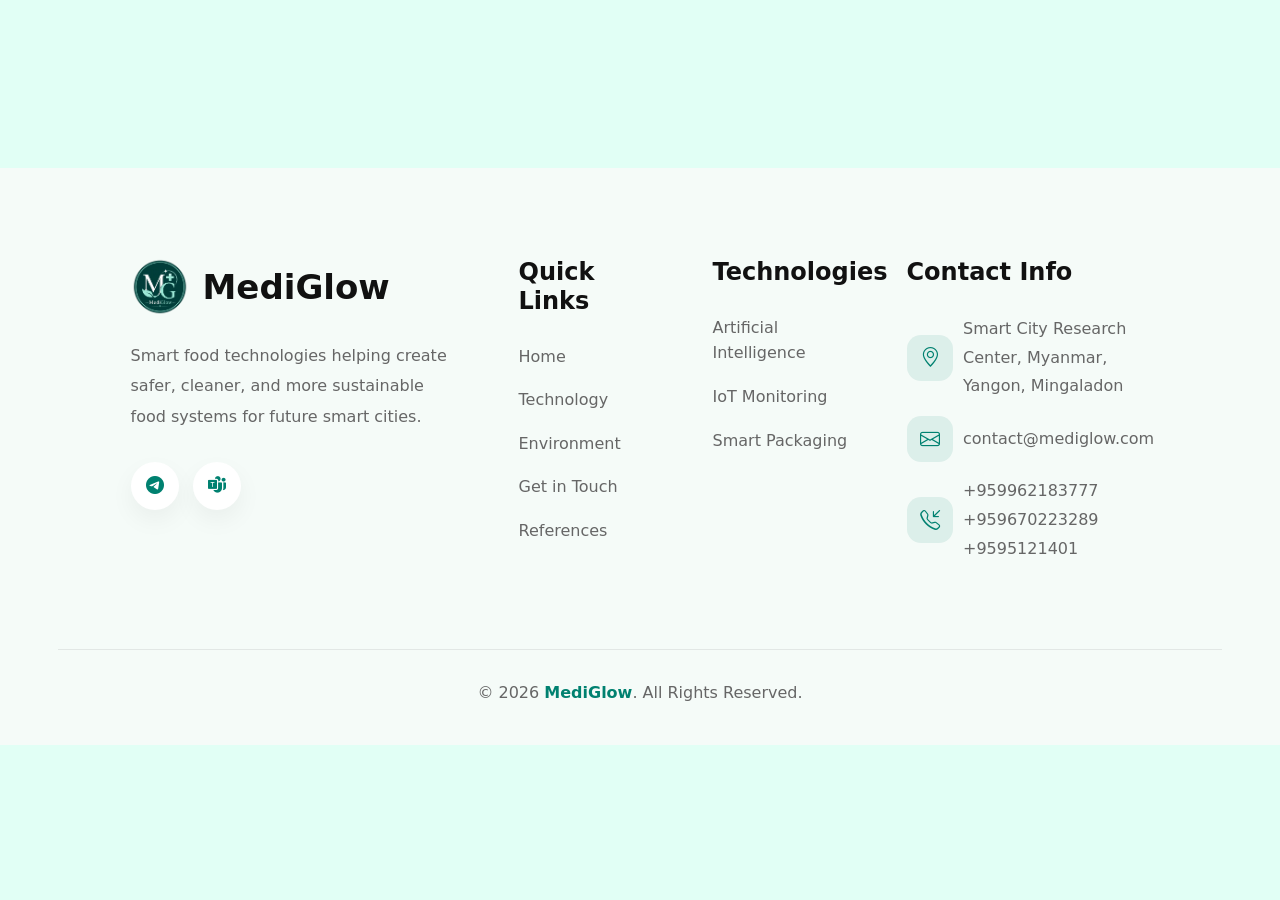
<file: footer.html>
<!DOCTYPE html>
<html lang="en">
<head>
    <meta charset="UTF-8">
    <meta name="viewport" content="width=device-width, initial-scale=1.0">
    <title>Document</title>
    <!-- Bootstrap CDN CSS Link -->
    <link href="https://cdn.jsdelivr.net/npm/bootstrap@5.3.8/dist/css/bootstrap.min.css" rel="stylesheet" integrity="sha384-sRIl4kxILFvY47J16cr9ZwB07vP4J8+LH7qKQnuqkuIAvNWLzeN8tE5YBujZqJLB" crossorigin="anonymous">
    <!-- Bootstrap CDN Icon Link -->
    <link rel="stylesheet" href="https://cdn.jsdelivr.net/npm/bootstrap-icons@1.13.1/font/bootstrap-icons.min.css">
    <!-- AOS CSS Link -->
    <link href="https://unpkg.com/aos@2.3.1/dist/aos.css" rel="stylesheet">

    <link rel="stylesheet" href="css/base.css">
    <link rel="stylesheet" href="css/layout.css">
    <link rel="stylesheet" href="css/components.css">
    <link rel="stylesheet" href="css/pages.css">
    <link rel="stylesheet" href="css/footer.css">
    <style>
        html, body {
            overflow-x: hidden;
        }
    </style>
</head>
<body>
    <footer class="footer_section">
        <div class="container">
            <div class="row g-5 justify-content-center">
                <!-- Left -->
                <div class="col-lg-4">
                    <div class="footer_logo">
                        <div class="logo_footer">
                            <img src="imgs/logo.png" alt="logo">
                        </div>
                        <h2>MediGlow</h2>
                    </div>
                    <p class="footer_text">
                        Smart food technologies helping create safer,
                        cleaner, and more sustainable food systems
                        for future smart cities.
                    </p>
                    <div class="social_links">
                        <a href="https://t.me/donutehero">
                            <i class="bi bi-telegram"></i>
                        </a>
                        <a href="mailto:shinphonethant@edusnschool.co.uk">
                            <i class="bi bi-microsoft-teams"></i>
                        </a>
                    </div>
                </div>

                <!-- Quick Links -->
                <div class="col-lg-2 col-md-6">
                    <h4 class="footer_title">
                        Quick Links
                    </h4>
                    <ul class="footer_links">
                        <li><a href="index.html">Home</a></li>
                        <li><a href="modern_technology.html">Technology</a></li>
                        <li><a href="environment.html">Environment</a></li>
                        <li><a href="get_in_touch.html">Get in Touch</a></li>
                        <li><a href="ICT_FInal_PBL_References.docx">References</a></li>
                    </ul>
                </div>

                <!-- Technologies -->
                <div class="col-lg-2 col-md-6">
                    <h4 class="footer_title">
                        Technologies
                    </h4>
                    <ul class="footer_links">
                        <li><a href="ai_detection.html">Artificial Intelligence</a></li>
                        <li><a href="modern_technology.html">IoT Monitoring</a></li>
                        <li><a href="smart_packaging.html">Smart Packaging</a></li>
                    </ul>
                </div>
                <!-- Contact -->
                <div class="col-lg-3 col-md-6">
                    <h4 class="footer_title">
                        Contact Info
                    </h4>
                    <div class="row">
                        <div class="contact_item">
                            <div class="col-md-2">
                                <div class="contact_icon">
                                    <i class="bi bi-geo-alt"></i>
                                </div>
                            </div>
                            <div class="col-md-10">
                                <p>
                                    Smart City Research Center,
                                    Myanmar, Yangon, Mingaladon
                                </p>
                            </div>
                        </div>
                    </div>
                    <div class="row">
                        <div class="contact_item">
                            <div class="col-md-2">
                                <div class="contact_icon">
                                    <i class="bi bi-envelope"></i>
                                </div>
                            </div>
                            <div class="col-md-10">
                                <p>
                                    contact@mediglow.com
                                </p>
                            </div>
                        </div>
                    </div>
                    <div class="row">
                        <div class="contact_item">
                            <div class="col-md-2">
                                <div class="contact_icon">
                                    <i class="bi bi-telephone-inbound"></i>
                                </div>
                            </div>
                            <div class="col-md-10">
                                <p>
                                    +959962183777 
                                    +959670223289
                                    +9595121401
                                </p>
                            </div>
                        </div>
                    </div>
                </div>

            <!-- Bottom -->
            <div class="footer_bottom">
                <p>
                    © 2026 <span>MediGlow</span>. All Rights Reserved.
                </p>
            </div>
        </div>
    </footer>



    
<!-- Bootstrap CDN js Link -->
<script src="https://cdn.jsdelivr.net/npm/bootstrap@5.3.8/dist/js/bootstrap.bundle.min.js" integrity="sha384-FKyoEForCGlyvwx9Hj09JcYn3nv7wiPVlz7YYwJrWVcXK/BmnVDxM+D2scQbITxI" crossorigin="anonymous"></script>

<!-- Aos js link -->
<script src="https://unpkg.com/aos@2.3.1/dist/aos.js"></script>
<!-- Initiate AOS -->
<script>AOS.init();</script>

</body>
</html>
</file>
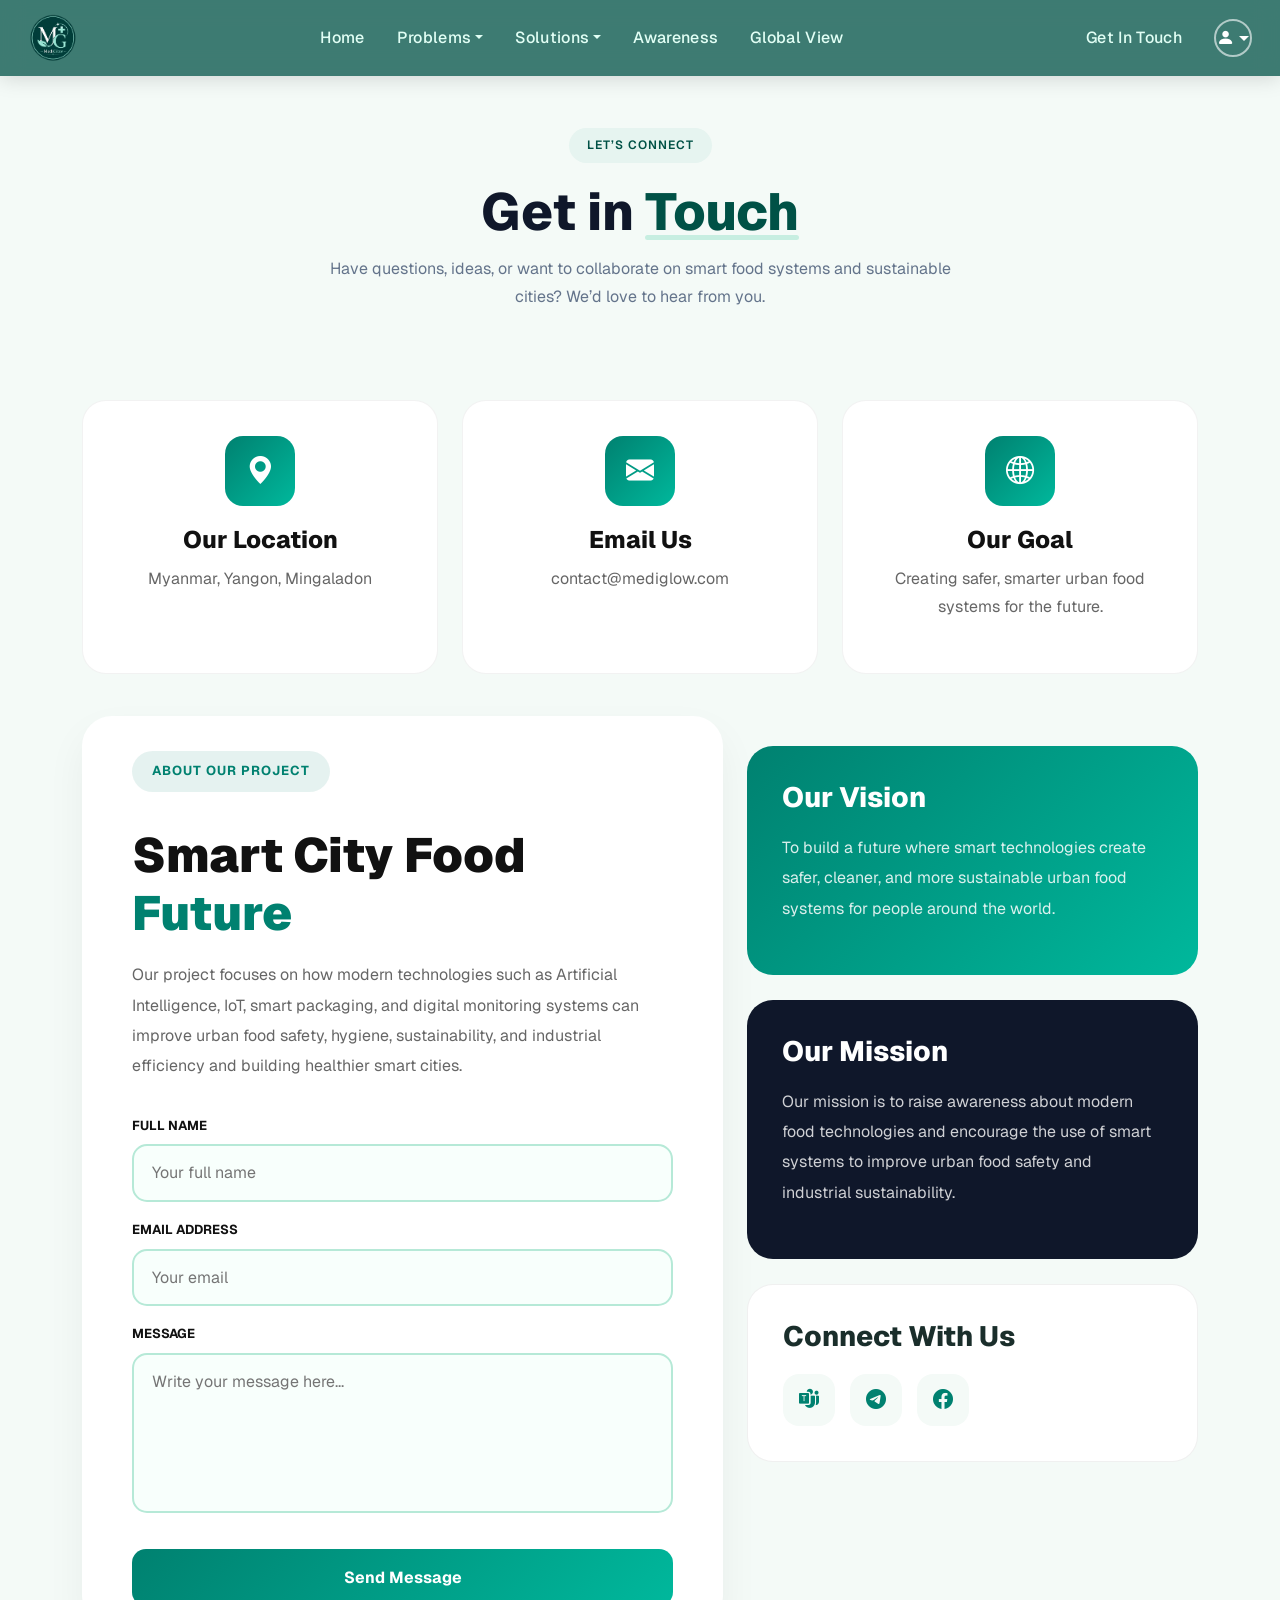
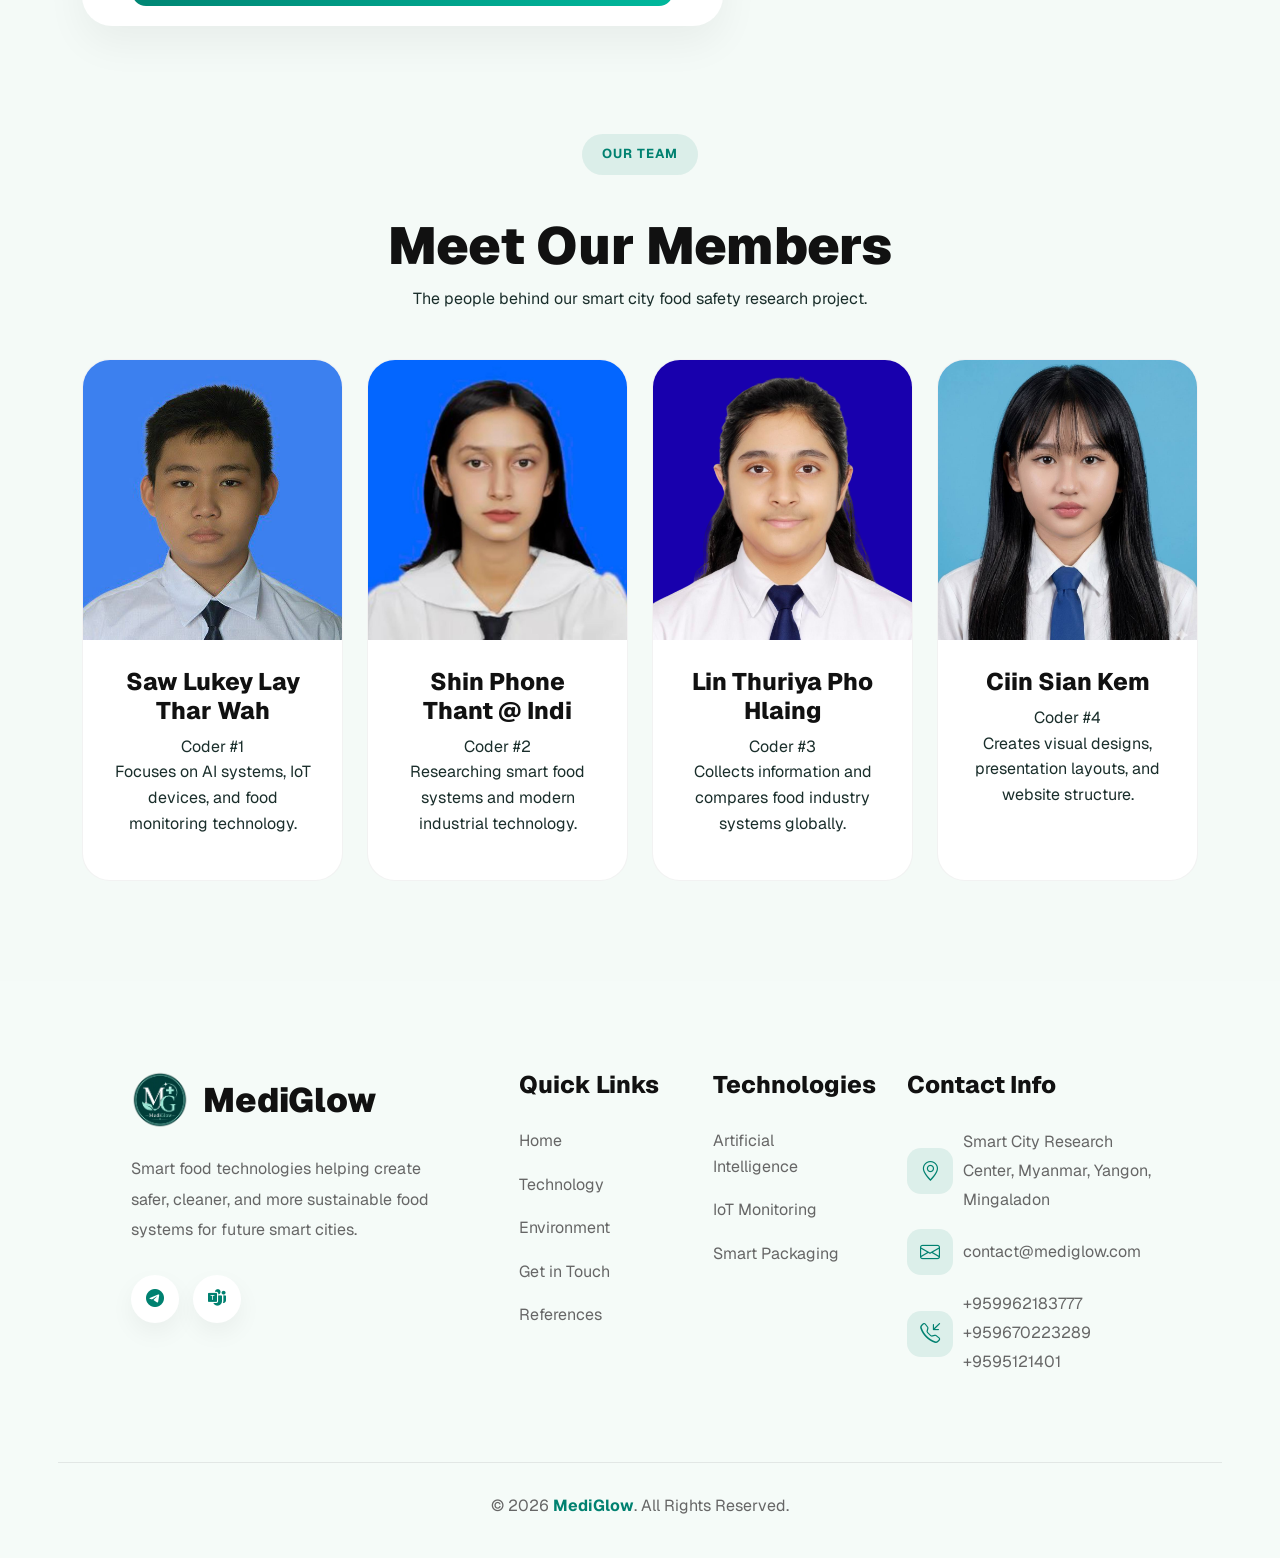
<file: get_in_touch.html>
<!DOCTYPE html>
<html lang="en">
<head>
    <meta charset="UTF-8">
    <meta name="viewport" content="width=device-width, initial-scale=1.0">
    <title>MediGlow | Get in Touch</title>
    <!-- Favicon -->
    <link rel="icon" type="image/png" href="imgs/logo.png">
    
    <!-- Fonts -->
    <link href="https://fonts.googleapis.com/css2?family=Geist:wght@100..900&family=Poppins:wght@300;400;500;600;700;800&display=swap" rel="stylesheet">

    <!-- Bootstrap CDN CSS Link -->
    <link href="https://cdn.jsdelivr.net/npm/bootstrap@5.3.8/dist/css/bootstrap.min.css" rel="stylesheet" integrity="sha384-sRIl4kxILFvY47J16cr9ZwB07vP4J8+LH7qKQnuqkuIAvNWLzeN8tE5YBujZqJLB" crossorigin="anonymous">
    
    <!-- Bootstrap CDN Icon Link -->
    <link rel="stylesheet" href="https://cdn.jsdelivr.net/npm/bootstrap-icons@1.13.1/font/bootstrap-icons.min.css">
    
    <!-- AOS CSS Link -->
    <link href="https://unpkg.com/aos@2.3.1/dist/aos.css" rel="stylesheet">

    <!-- External CSS Files -->
    <link rel="stylesheet" href="css/base.css">
    <link rel="stylesheet" href="css/layout.css">
    <link rel="stylesheet" href="css/components.css">
    <link rel="stylesheet" href="css/pages.css">
    <link rel="stylesheet" href="css/footer.css">
    <style>
        html, body {
            overflow-x: hidden;
        }
    </style>

</head>
<body>




    
<!-- Bootstrap CDN js Link -->
<script src="https://cdn.jsdelivr.net/npm/bootstrap@5.3.8/dist/js/bootstrap.bundle.min.js" integrity="sha384-FKyoEForCGlyvwx9Hj09JcYn3nv7wiPVlz7YYwJrWVcXK/BmnVDxM+D2scQbITxI" crossorigin="anonymous"></script>

<!-- Aos js link -->
<script src="https://unpkg.com/aos@2.3.1/dist/aos.js"></script>
<!-- Initiate AOS -->
<script>AOS.init();</script>

</body>
</html><!DOCTYPE html>
<html lang="en">
<head>
    <meta charset="UTF-8">
    <meta name="viewport" content="width=device-width, initial-scale=1.0">
    <title>MediGlow | Get in Touch</title>
    <!-- Favicon -->
    <link rel="icon" type="image/png" href="imgs/logo.png">
    
    <!-- Fonts -->
    <link href="https://fonts.googleapis.com/css2?family=Geist:wght@100..900&family=Poppins:wght@300;400;500;600;700;800&display=swap" rel="stylesheet">

    <!-- Bootstrap CDN CSS Link -->
    <link href="https://cdn.jsdelivr.net/npm/bootstrap@5.3.8/dist/css/bootstrap.min.css" rel="stylesheet" integrity="sha384-sRIl4kxILFvY47J16cr9ZwB07vP4J8+LH7qKQnuqkuIAvNWLzeN8tE5YBujZqJLB" crossorigin="anonymous">
    
    <!-- Bootstrap CDN Icon Link -->
    <link rel="stylesheet" href="https://cdn.jsdelivr.net/npm/bootstrap-icons@1.13.1/font/bootstrap-icons.min.css">
    
    <!-- AOS CSS Link -->
    <link href="https://unpkg.com/aos@2.3.1/dist/aos.css" rel="stylesheet">

    <!-- External CSS Files -->
    <link rel="stylesheet" href="css/base.css">
    <link rel="stylesheet" href="css/layout.css">
    <link rel="stylesheet" href="css/components.css">
    <link rel="stylesheet" href="css/pages.css">
    <link rel="stylesheet" href="css/get_in_touch.css">
    <link rel="stylesheet" href="css/footer.css">
    <style>
        html, body {
            overflow-x: hidden;
        }
        @media (max-width: 992px) and (min-width: 576px) {
            .solution_dropdown {
                left: 50% !important;
                transform: translateX(-50%) !important;
            }
        }
    </style>
</head>
<body>
    <input type="radio" name="auth-panel" id="auth-form-fill" hidden checked>
    <input type="radio" name="auth-panel" id="auth-link-fill" hidden>

    <header>
        <nav class="navbar navbar-expand-lg" aria-label="Main navigation">
            <div class="container-fluid">
                <a href="index.html" class="navbar-brand ms-lg-3" aria-label="MediGlow Home">
                    <img src="imgs/logo.png" alt="MediGlow logo - Smart City Food Safety" width="50" height="50">
                </a>
                <button type="button" class="navbar-toggler me-2" data-bs-toggle="offcanvas" data-bs-target="#offcanvas_nav" aria-controls="offcanvas_nav" aria-expanded="false" aria-label="Toggle navigation menu">
                    <span class="navbar-toggler-icon"></span>
                </button>

                <div class="collapse navbar-collapse" id="nav_id">
                    <ul class="navbar-nav mx-auto" role="menubar">
                        <li class="nav-item" role="none">
                            <a class="nav-link nav_link_color" href="index.html" role="menuitem">Home</a>
                        </li>
                        <li class="nav-item dropdown" role="none">
                            <a href="#" class="nav-link nav_link_color dropdown-toggle" data-bs-toggle="dropdown" role="menuitem" aria-haspopup="true" aria-expanded="false">Problems</a>
                            <ul class="dropdown-menu dropdown_menu_for_nav_items">
                                <li>
                                    <div class="row g-1">
                                        <div class="col-md-6">
                                            <a class="dropdown-item" href="consumer.html">
                                                <div class="row g-0 align-items-center">
                                                    <div class="col-3 text-center dropdown_text_icon_box">
                                                        <i class="bi bi-bandaid-fill" aria-hidden="true"></i>
                                                    </div>
                                                    <div class="col-9 dropdown_text_section ps-2">
                                                        <h6>Consumers</h6>
                                                        <p>Health issues</p>
                                                    </div>
                                                </div>
                                            </a>
                                        </div>
                                        <div class="col-md-6">
                                            <a class="dropdown-item" href="food_challenges_page.html">
                                                <div class="row g-0 align-items-center">
                                                    <div class="col-3 text-center dropdown_text_icon_box">
                                                        <i class="bi bi-fork-knife" aria-hidden="true"></i>
                                                    </div>
                                                    <div class="col-9 dropdown_text_section ps-2">
                                                        <h6>Unsafe Food</h6>
                                                        <p>Food safety risks</p>
                                                    </div>
                                                </div>
                                            </a>
                                        </div>
                                    </div>
                                </li>
                                <li>
                                    <div class="row g-1 mt-1">
                                        <div class="col-md-6">
                                            <a class="dropdown-item" href="industry.html">
                                                <div class="row g-0 align-items-center">
                                                    <div class="col-3 text-center dropdown_text_icon_box">
                                                        <i class="bi bi-exclamation-triangle-fill" aria-hidden="true"></i>
                                                    </div>
                                                    <div class="col-9 dropdown_text_section ps-2">
                                                        <h6>Industry</h6>
                                                        <p>Environmental impact</p>
                                                    </div>
                                                </div>
                                            </a>
                                        </div>
                                        <div class="col-md-6">
                                            <a class="dropdown-item" href="environment.html">
                                                <div class="row g-0 align-items-center">
                                                    <div class="col-3 text-center dropdown_text_icon_box">
                                                        <i class="bi bi-tree-fill" aria-hidden="true"></i>
                                                    </div>
                                                    <div class="col-9 dropdown_text_section ps-2">
                                                        <h6>Environment</h6>
                                                        <p>Pollution impact</p>
                                                    </div>
                                                </div>
                                            </a>
                                        </div>
                                    </div>
                                </li>
                            </ul>
                        </li>
                        <li class="nav-item dropdown" role="none">
                            <a href="#" class="nav-link nav_link_color dropdown-toggle" data-bs-toggle="dropdown" role="menuitem" aria-haspopup="true" aria-expanded="false">Solutions</a>
                            <ul class="dropdown-menu dropdown_menu_for_nav_items">
                                <li>
                                    <div class="row g-1">
                                        <div class="col-md-6">
                                            <a class="dropdown-item" href="ai_detection.html">
                                                <div class="row g-0 align-items-center">
                                                    <div class="col-3 text-center dropdown_text_icon_box">
                                                        <i class="bi bi-search" aria-hidden="true"></i>
                                                    </div>
                                                    <div class="col-9 dropdown_text_section ps-2">
                                                        <h6>AI Detection</h6>
                                                        <p>Smart scanning</p>
                                                    </div>
                                                </div>
                                            </a>
                                        </div>
                                        <div class="col-md-6">
                                            <a class="dropdown-item" href="smart_packaging.html">
                                                <div class="row g-0 align-items-center">
                                                    <div class="col-3 text-center dropdown_text_icon_box">
                                                        <i class="bi bi-box-seam-fill" aria-hidden="true"></i>
                                                    </div>
                                                    <div class="col-9 dropdown_text_section ps-2">
                                                        <h6>Smart Packaging</h6>
                                                        <p>Freshness tracking</p>
                                                    </div>
                                                </div>
                                            </a>
                                        </div>
                                        <div class="col-md-6">
                                            <a class="dropdown-item" href="modern_technology.html">
                                                <div class="row g-0 align-items-center">
                                                    <div class="col-3 text-center dropdown_text_icon_box">
                                                        <i class="bi bi-cpu" aria-hidden="true"></i>
                                                    </div>
                                                    <div class="col-9 dropdown_text_section ps-2">
                                                        <h6>Modern Technology</h6>
                                                        <p>Sensers & apps</p>
                                                    </div>
                                                </div>
                                            </a>
                                        </div>
                                    </div>
                                </li>
                            </ul>
                        </li>
                        <li class="nav-item" role="none">
                            <a class="nav-link nav_link_color" href="awareness.html" role="menuitem">Awareness</a>
                        </li>
                        <li class="nav-item" role="none">
                            <a class="nav-link nav_link_color" href="global_view.html" role="menuitem">Global View</a>
                        </li>
                    </ul>
                    <ul class="navbar-nav me-lg-3" role="menubar">
                        <li class="nav-item" role="none">
                            <a class="nav-link nav_link_color" href="get_in_touch.html" role="menuitem">Get In Touch</a>
                        </li>
                    </ul>

                    <!-- Logged-in user dropdown (large screens) -->
                    <div class="auth-user dropdown logged_in_lg me-lg-4">
                        <a href="#" class="d-flex align-items-center nav-link dropdown-toggle" data-bs-toggle="dropdown" aria-haspopup="true" aria-expanded="false" aria-label="User menu">
                            <span class="rounded-circle bg-secondary d-flex align-items-center justify-content-center text-white" style="width:32px;height:32px;font-size:0.8rem;" aria-hidden="true">A</span>
                        </a>
                        <ul class="dropdown-menu dropdown-menu-end dropdown_menu_for_profile">
                            <li class="px-3 py-2"><div style="font-weight:600;">Anonymous</div></li>
                            <li><hr class="dropdown-divider"></li>
                            <li><a class="dropdown-item" href="#">Profile</a></li>
                            <li>
                                <label for="auth-guest" class="dropdown-item text-danger" style="cursor:pointer;">Logout</label>
                            </li>
                        </ul>
                    </div>

                    <!-- Guest login button (large screens) -->
                    <div class="dropdown logged_out d-none d-lg-flex pe-lg-3">
                        <a href="#" class="nav-user-icon-btn dropdown-toggle" data-bs-toggle="dropdown" aria-haspopup="true" aria-expanded="false" aria-label="Login or sign up">
                            <i class="bi bi-person-fill" aria-hidden="true"></i>
                        </a>
                        <ul class="dropdown-menu dropdown-menu-end dropdown_menu_for_profile">
                            <li><a class="dropdown-item" href="#modal_login" data-bs-toggle="modal">Login</a></li>
                            <li><a class="dropdown-item" href="#modal_register" data-bs-toggle="modal">Sign Up</a></li>
                        </ul>
                    </div>
                </div>

                <!-- Offcanvas mobile menu -->
                <div class="offcanvas offcanva_for_small_devices offcanvas-end d-lg-none" id="offcanvas_nav" tabindex="-1" aria-label="Mobile navigation menu">
                    <div class="offcanvas-header offcanva_header_for_navbar">
                        <a href="index.html" class="navbar-brand">
                            <img src="imgs/logo.png" height="32" alt="MediGlow">
                        </a>
                        <button type="button" class="btn-close btn-close-white pe-4" data-bs-dismiss="offcanvas" aria-label="Close menu"></button>
                    </div>

                    <div class="offcanvas-body px-4 pt-3">
                        <ul class="navbar-nav">

                            <li class="nav-item mt-2">
                                <div class="row">
                                    <div class="col-sm-5">
                                        <a class="nav-link nav_link_color" href="index.html">Home</a>
                                    </div>
                                    <div class="col-sm-5">
                                        <a class="nav-link nav_link_color" href="awareness.html">Awareness</a>
                                    </div>
                                </div>
                            </li>

                            <li class="nav-item mt-2">
                                <div class="row">

                                    <div class="col-sm-5">
                                        <a href="#" class="nav-link nav_link_color dropdown-toggle" data-bs-toggle="dropdown" role="menuitem" aria-haspopup="true" aria-expanded="false">Problems</a>

                                        <ul class="dropdown-menu dropdown_menu_for_nav_items">
                                            <li>
                                                <div class="row g-1">
                                                    <div class="col-md-12">
                                                        <a class="dropdown-item" href="consumer.html">
                                                            <div class="row g-0 align-items-center">
                                                                <div class="col-3 text-center dropdown_text_icon_box">
                                                                    <i class="bi bi-bandaid-fill" aria-hidden="true"></i>
                                                                </div>
                                                                <div class="col-9 dropdown_text_section ps-2">
                                                                    <h6>Consumers</h6>
                                                                    <p>Health issues</p>
                                                                </div>
                                                            </div>
                                                        </a>
                                                    </div>

                                                    <div class="col-md-12">
                                                        <a class="dropdown-item" href="food_challenges_page.html">
                                                            <div class="row g-0 align-items-center">
                                                                <div class="col-3 text-center dropdown_text_icon_box">
                                                                    <i class="bi bi-fork-knife" aria-hidden="true"></i>
                                                                </div>
                                                                <div class="col-9 dropdown_text_section ps-2">
                                                                    <h6>Unsafe Food</h6>
                                                                    <p>Food safety risks</p>
                                                                </div>
                                                            </div>
                                                        </a>
                                                    </div>
                                                </div>
                                            </li>

                                            <li>
                                                <div class="row g-1 mt-1">
                                                    <div class="col-md-12">
                                                        <a class="dropdown-item" href="industry.html">
                                                            <div class="row g-0 align-items-center">
                                                                <div class="col-3 text-center dropdown_text_icon_box">
                                                                    <i class="bi bi-exclamation-triangle-fill" aria-hidden="true"></i>
                                                                </div>
                                                                <div class="col-9 dropdown_text_section ps-2">
                                                                    <h6>Industry</h6>
                                                                    <p>Environmental impact</p>
                                                                </div>
                                                            </div>
                                                        </a>
                                                    </div>

                                                    <div class="col-md-12">
                                                        <a class="dropdown-item" href="environment.html">
                                                            <div class="row g-0 align-items-center">
                                                                <div class="col-3 text-center dropdown_text_icon_box">
                                                                    <i class="bi bi-tree-fill" aria-hidden="true"></i>
                                                                </div>
                                                                <div class="col-9 dropdown_text_section ps-2">
                                                                    <h6>Environment</h6>
                                                                    <p>Pollution impact</p>
                                                                </div>
                                                            </div>
                                                        </a>
                                                    </div>
                                                </div>
                                            </li>
                                        </ul>
                                    </div>

                                    <div class="col-sm-5">
                                        <a href="#" class="nav-link nav_link_color dropdown-toggle" data-bs-toggle="dropdown" role="menuitem" aria-haspopup="true" aria-expanded="false">Solutions</a>
                                        <ul class="dropdown-menu solution_dropdown dropdown_menu_for_nav_items">
                                            <li>
                                                <div class="row g-1">

                                                    <div class="col-md-12">
                                                        <a class="dropdown-item" href="ai_detection.html">
                                                            <div class="row g-0 align-items-center">
                                                                <div class="col-3 text-center dropdown_text_icon_box">
                                                                    <i class="bi bi-search" aria-hidden="true"></i>
                                                                </div>
                                                                <div class="col-9 dropdown_text_section ps-2">
                                                                    <h6>AI Detection</h6>
                                                                    <p>Smart scanning</p>
                                                                </div>
                                                            </div>
                                                        </a>
                                                    </div>

                                                    <div class="col-md-12">
                                                        <a class="dropdown-item" href="smart_packaging.html">
                                                            <div class="row g-0 align-items-center">
                                                                <div class="col-3 text-center dropdown_text_icon_box">
                                                                    <i class="bi bi-box-seam-fill" aria-hidden="true"></i>
                                                                </div>
                                                                <div class="col-9 dropdown_text_section ps-2">
                                                                    <h6>Smart Packaging</h6>
                                                                    <p>Freshness tracking</p>
                                                                </div>
                                                            </div>
                                                        </a>
                                                    </div>

                                                    <div class="col-md-12">
                                                        <a class="dropdown-item" href="modern_technology.html">
                                                            <div class="row g-0 align-items-center">
                                                                <div class="col-3 text-center dropdown_text_icon_box">
                                                                    <i class="bi bi-cpu" aria-hidden="true"></i>
                                                                </div>
                                                                <div class="col-9 dropdown_text_section ps-2">
                                                                    <h6>Modern Technology</h6>
                                                                    <p>Sensers & apps</p>
                                                                </div>
                                                            </div>
                                                        </a>
                                                    </div>

                                                </div>
                                            </li>
                                        </ul>
                                    </div>

                                </div>
                            </li>

                            <li class="nav-item mt-2">
                                <div class="row">
                                    <div class="col-sm-5">
                                        <a class="nav-link nav_link_color" href="get_in_touch.html">Get in Touch</a>
                                    </div>
                                    <div class="col-sm-5">
                                        <a class="nav-link nav_link_color" href="global_view.html">Global View</a>
                                    </div>
                                </div>
                            </li>

                        </ul>

                        <hr style="border-color:rgba(255,255,255,0.3);">

                        <div class="d-flex justify-content-center logged_out gap-3">
                            <a href="#modal_login_sm" data-bs-toggle="modal" class="btn btn-outline-light btn-sm">Login</a>
                            <a href="#modal_register_sm" data-bs-toggle="modal" class="btn btn-light btn-sm">Sign Up</a>
                        </div>
                    </div>
                </div>
            </div>
        </nav>
    </header>



    <!-- Large Login Modal -->
    <div class="modal fade" data-bs-backdrop="static" id="modal_login" tabindex="-1" aria-hidden="true">
        <div class="modal-dialog modal-dialog-centered modal-xl">
            <div class="modal-content position-relative">

                <button type="button"
                    class="btn-close position-absolute top-0 end-0 m-3 btn-close-white"
                    data-bs-dismiss="modal"
                    style="z-index:10;"
                    aria-label="Close login modal">
                </button>

                <div class="row g-0">

                    <div class="col-md-6 modal-image-col"
                        style="background-image: url('img/login_signup.jpg');"
                        role="img"
                        aria-label="Myanmar traditional dish">
                    </div>

                    <div class="col-md-6 modal-form-col">

                        <div class="form-scroll">

                            <h2 class="auth-title">Welcome back</h2>

                            <div class="form_fill">

                                <div class="mb-3">
                                    <input class="auth-email-input"
                                        type="email"
                                        placeholder="Email address"
                                        aria-label="Email address">
                                </div>

                                <div class="mb-3">
                                    <input class="auth-email-input"
                                        type="password"
                                        placeholder="Password"
                                        aria-label="Password">
                                </div>

                                <div class="text-end mb-3">
                                    <a href="#modal_forgot"
                                        data-bs-toggle="modal"
                                        style="color: var(--medi-primary);">
                                        Forgot password?
                                    </a>
                                </div>

                                <label class="auth-email-btn"
                                    for="auth-logged"
                                    data-bs-dismiss="modal">
                                    Log In
                                </label>

                                <hr class="auth-divider">

                                <p class="text-center social-toggle-text mb-0">
                                    or continue with
                                    <label class="login_form" for="auth-link-fill">
                                        social accounts
                                    </label>
                                </p>

                            </div>

                            <div class="link_fill">

                                <label class="auth-social-btn"
                                    for="auth-logged"
                                    data-bs-dismiss="modal">

                                    <svg width="18" height="18" viewBox="0 0 48 48" aria-hidden="true">
                                        <path fill="#EA4335"
                                            d="M24 9.5c3.54 0 6.71 1.22 9.21 3.6l6.85-6.85C35.9 2.38 30.47 0 24 0 14.62 0 6.51 5.38 2.56 13.22l7.98 6.19C12.43 13.72 17.74 9.5 24 9.5z" />
                                        <path fill="#4285F4"
                                            d="M46.98 24.55c0-1.57-.15-3.09-.38-4.55H24v9.02h12.94c-.58 2.96-2.26 5.48-4.78 7.18l7.73 6c4.51-4.18 7.09-10.36 7.09-17.65z" />
                                        <path fill="#FBBC05"
                                            d="M10.53 28.59a14.5 14.5 0 0 1 0-9.18l-7.98-6.19a24.08 24.08 0 0 0 0 21.56l7.98-6.19z" />
                                        <path fill="#34A853"
                                            d="M24 48c6.48 0 11.93-2.13 15.89-5.81l-7.73-6c-2.15 1.45-4.92 2.3-8.16 2.3-6.26 0-11.57-4.22-13.47-9.91l-7.98 6.19C6.51 42.62 14.62 48 24 48z" />
                                    </svg>

                                    Continue with Google
                                </label>

                                <label class="auth-social-btn"
                                    for="auth-logged"
                                    data-bs-dismiss="modal">

                                    <svg width="18" height="18" viewBox="0 0 16 16" aria-hidden="true">
                                        <path d="M8 0C3.58 0 0 3.58 0 8c0 3.54 2.29 6.53 5.47 7.59.4.07.55-.17.55-.38 0-.19-.01-.82-.01-1.49-2.01.37-2.53-.49-2.69-.94-.09-.23-.48-.94-.82-1.13-.28-.15-.68-.52-.01-.53.63-.01 1.08.58 1.23.82.72 1.21 1.87.87 2.33.66.07-.52.28-.87.51-1.07-1.78-.2-3.64-.89-3.64-3.95 0-.87.31-1.59.82-2.15-.08-.2-.36-1.02.08-2.12 0 0 .67-.21 2.2.82.64-.18 1.32-.27 2-.27.68 0 1.36.09 2 .27 1.53-1.04 2.2-.82 2.2-.82.44 1.1.16 1.92.08 2.12.51.56.82 1.27.82 2.15 0 3.07-1.87 3.75-3.65 3.95.29.25.54.73.54 1.48 0 1.07-.01 1.93-.01 2.2 0 .21.15.46.55.38A8.013 8.013 0 0 0 16 8c0-4.42-3.58-8-8-8z" />
                                    </svg>

                                    Continue with GitHub
                                </label>

                                <label class="auth-social-btn"
                                    for="auth-logged"
                                    data-bs-dismiss="modal">

                                    <svg width="18" height="18" viewBox="0 0 24 24" aria-hidden="true">
                                        <path d="M17.05 20.28c-.98.95-2.05.8-3.08.35-1.09-.46-2.09-.48-3.24 0-1.44.62-2.2.44-3.06-.35C2.79 15.25 3.51 7.59 9.05 7.31c1.35.07 2.29.74 3.08.8 1.18-.24 2.31-.93 3.57-.84 1.51.12 2.65.72 3.4 1.8-3.12 1.87-2.38 5.98.48 7.13-.57 1.5-1.31 2.99-2.54 4.09zM12.03 7.25c-.15-2.23 1.66-4.07 3.74-4.25.29 2.58-2.34 4.5-3.74 4.25z" />
                                    </svg>

                                    Continue with Apple
                                </label>

                                <hr class="auth-divider">

                                <p class="text-center social-toggle-text mb-0">
                                    <label class="login_form" for="auth-form-fill">
                                        Login with email & password?
                                    </label>
                                </p>

                            </div>

                            <div class="auth-signup-link">
                                Don't have an account?
                                <a href="#modal_register"
                                    data-bs-toggle="modal"
                                    data-bs-target="#modal_register"
                                    data-bs-dismiss="modal">
                                    Sign Up
                                </a>
                            </div>

                        </div>

                        <div class="auth-footer">
                            <a href="#">Terms</a>
                            <a href="#">Privacy Policy</a>
                        </div>

                    </div>

                </div>

            </div>
        </div>
    </div>

    <!-- Large Register Modal -->
    <div class="modal fade"
        data-bs-backdrop="static"
        id="modal_register"
        tabindex="-1"
        aria-hidden="true">

        <div class="modal-dialog modal-dialog-centered modal-xl">

            <div class="modal-content position-relative">

                <button type="button"
                    class="btn-close position-absolute top-0 end-0 m-3 btn-close-white"
                    data-bs-dismiss="modal"
                    style="z-index:10;"
                    aria-label="Close register modal">
                </button>

                <div class="row g-0">

                    <!-- Left Image -->
                    <div class="col-md-6 modal-image-col"
                        style="background-image: url('img/login_signup.jpg');"
                        role="img"
                        aria-label="Myanmar traditional dish">
                    </div>

                    <!-- Right Form -->
                    <div class="col-md-6 modal-form-col">

                        <div class="form-scroll">

                            <h2 class="auth-title">
                                Create your account
                            </h2>

                            <!-- Email Form -->
                            <div class="form_fill">

                                <div class="mb-3">
                                    <input class="auth-email-input"
                                        type="text"
                                        placeholder="Username"
                                        aria-label="Username">
                                </div>

                                <div class="mb-3">
                                    <input class="auth-email-input"
                                        type="email"
                                        placeholder="Email address"
                                        aria-label="Email address">
                                </div>

                                <div class="mb-3">
                                    <input class="auth-email-input"
                                        type="password"
                                        placeholder="Password"
                                        aria-label="Password">
                                </div>

                                <label class="auth-email-btn"
                                    for="auth-logged"
                                    data-bs-dismiss="modal">
                                    Sign Up
                                </label>

                                <hr class="auth-divider">

                                <p class="text-center social-toggle-text mb-0">
                                    or continue with
                                    <label class="login_form" for="auth-link-fill">
                                        social accounts
                                    </label>
                                </p>

                            </div>

                            <!-- Social Login -->
                            <div class="link_fill">

                                <!-- Google -->
                                <label class="auth-social-btn"
                                    for="auth-logged"
                                    data-bs-dismiss="modal">

                                    <svg width="18"
                                        height="18"
                                        viewBox="0 0 48 48"
                                        aria-hidden="true">

                                        <path fill="#EA4335"
                                            d="M24 9.5c3.54 0 6.71 1.22 9.21 3.6l6.85-6.85C35.9 2.38 30.47 0 24 0 14.62 0 6.51 5.38 2.56 13.22l7.98 6.19C12.43 13.72 17.74 9.5 24 9.5z" />

                                        <path fill="#4285F4"
                                            d="M46.98 24.55c0-1.57-.15-3.09-.38-4.55H24v9.02h12.94c-.58 2.96-2.26 5.48-4.78 7.18l7.73 6c4.51-4.18 7.09-10.36 7.09-17.65z" />

                                        <path fill="#FBBC05"
                                            d="M10.53 28.59a14.5 14.5 0 0 1 0-9.18l-7.98-6.19a24.08 24.08 0 0 0 0 21.56l7.98-6.19z" />

                                        <path fill="#34A853"
                                            d="M24 48c6.48 0 11.93-2.13 15.89-5.81l-7.73-6c-2.15 1.45-4.92 2.3-8.16 2.3-6.26 0-11.57-4.22-13.47-9.91l-7.98 6.19C6.51 42.62 14.62 48 24 48z" />
                                    </svg>

                                    Continue with Google
                                </label>

                                <!-- GitHub -->
                                <label class="auth-social-btn"
                                    for="auth-logged"
                                    data-bs-dismiss="modal">

                                    <svg width="18"
                                        height="18"
                                        viewBox="0 0 16 16"
                                        aria-hidden="true">

                                        <path d="M8 0C3.58 0 0 3.58 0 8c0 3.54 2.29 6.53 5.47 7.59.4.07.55-.17.55-.38 0-.19-.01-.82-.01-1.49-2.01.37-2.53-.49-2.69-.94-.09-.23-.48-.94-.82-1.13-.28-.15-.68-.52-.01-.53.63-.01 1.08.58 1.23.82.72 1.21 1.87.87 2.33.66.07-.52.28-.87.51-1.07-1.78-.2-3.64-.89-3.64-3.95 0-.87.31-1.59.82-2.15-.08-.2-.36-1.02.08-2.12 0 0 .67-.21 2.2.82.64-.18 1.32-.27 2-.27.68 0 1.36.09 2 .27 1.53-1.04 2.2-.82 2.2-.82.44 1.1.16 1.92.08 2.12.51.56.82 1.27.82 2.15 0 3.07-1.87 3.75-3.65 3.95.29.25.54.73.54 1.48 0 1.07-.01 1.93-.01 2.2 0 .21.15.46.55.38A8.013 8.013 0 0 0 16 8c0-4.42-3.58-8-8-8z" />
                                    </svg>

                                    Continue with GitHub
                                </label>

                                <!-- Apple -->
                                <label class="auth-social-btn"
                                    for="auth-logged"
                                    data-bs-dismiss="modal">

                                    <svg width="18"
                                        height="18"
                                        viewBox="0 0 24 24"
                                        aria-hidden="true">

                                        <path d="M17.05 20.28c-.98.95-2.05.8-3.08.35-1.09-.46-2.09-.48-3.24 0-1.44.62-2.2.44-3.06-.35C2.79 15.25 3.51 7.59 9.05 7.31c1.35.07 2.29.74 3.08.8 1.18-.24 2.31-.93 3.57-.84 1.51.12 2.65.72 3.4 1.8-3.12 1.87-2.38 5.98.48 7.13-.57 1.5-1.31 2.99-2.54 4.09zM12.03 7.25c-.15-2.23 1.66-4.07 3.74-4.25.29 2.58-2.34 4.5-3.74 4.25z" />
                                    </svg>

                                    Continue with Apple
                                </label>

                                <hr class="auth-divider">

                                <p class="text-center social-toggle-text mb-0">
                                    <label class="login_form" for="auth-form-fill">
                                        Sign up with email & password?
                                    </label>
                                </p>

                            </div>

                            <!-- Bottom Link -->
                            <div class="auth-signup-link">
                                Already have an account?

                                <a href="#modal_login"
                                    data-bs-toggle="modal"
                                    data-bs-dismiss="modal">
                                    Log In
                                </a>
                            </div>

                        </div>

                        <!-- Footer -->
                        <div class="auth-footer">
                            <a href="#">Terms</a>
                            <a href="#">Privacy Policy</a>
                        </div>

                    </div>

                </div>

            </div>

        </div>
    </div>

    <!-- Small Login Modal -->
    <div class="modal fade"
        data-bs-backdrop="static"
        id="modal_login_sm"
        tabindex="-1"
        aria-hidden="true">

        <div class="modal-dialog modal-dialog-centered">

            <div class="modal-content" style="border-radius:20px;">

                <div class="modal-body p-4 position-relative">

                    <button type="button"
                        class="btn-close position-absolute top-0 end-0 m-3"
                        data-bs-dismiss="modal"
                        aria-label="Close">
                    </button>

                    <h2 class="auth-title">
                        Welcome back
                    </h2>

                    <!-- Email Form -->
                    <div class="form_fill">

                        <div class="mb-3">
                            <input class="auth-email-input"
                                type="email"
                                placeholder="Email address"
                                aria-label="Email">
                        </div>

                        <div class="mb-3">
                            <input class="auth-email-input"
                                type="password"
                                placeholder="Password"
                                aria-label="Password">
                        </div>

                        <div class="text-end mb-3">
                            <a href="#modal_forgot"
                                data-bs-toggle="modal"
                                style="color:var(--medi-primary);">
                                Forgot password?
                            </a>
                        </div>

                        <label class="auth-email-btn"
                            for="auth-logged"
                            data-bs-dismiss="modal">
                            Log In
                        </label>

                        <hr class="auth-divider">

                        <p class="text-center social-toggle-text mb-0">
                            or continue with
                            <label class="login_form" for="auth-link-fill">
                                social accounts
                            </label>
                        </p>

                    </div>

                    <!-- Social Login -->
                    <div class="link_fill">

                        <label class="auth-social-btn"
                            for="auth-logged"
                            data-bs-dismiss="modal">
                            Continue with Google
                        </label>

                        <label class="auth-social-btn"
                            for="auth-logged"
                            data-bs-dismiss="modal">
                            Continue with GitHub
                        </label>

                        <label class="auth-social-btn"
                            for="auth-logged"
                            data-bs-dismiss="modal">
                            Continue with Apple
                        </label>

                        <hr class="auth-divider">

                        <p class="text-center social-toggle-text mb-0">
                            <label class="login_form" for="auth-form-fill">
                                Login with email & password?
                            </label>
                        </p>

                    </div>

                    <!-- Bottom Link -->
                    <div class="auth-signup-link">
                        Don't have an account?

                        <a href="#modal_register_sm"
                            data-bs-toggle="modal"
                            data-bs-dismiss="modal">
                            Sign Up
                        </a>
                    </div>

                </div>

            </div>

        </div>

    </div>

    <!-- Small Register Modal -->
    <div class="modal fade"
        data-bs-backdrop="static"
        id="modal_register_sm"
        tabindex="-1"
        aria-hidden="true">

        <div class="modal-dialog modal-dialog-centered">

            <div class="modal-content" style="border-radius:20px;">

                <div class="modal-body p-4 position-relative">

                    <button type="button"
                        class="btn-close position-absolute top-0 end-0 m-3"
                        data-bs-dismiss="modal"
                        aria-label="Close">
                    </button>

                    <h2 class="auth-title">
                        Create your account
                    </h2>

                    <!-- Email Form -->
                    <div class="form_fill">

                        <div class="mb-3">
                            <input class="auth-email-input"
                                type="text"
                                placeholder="Username"
                                aria-label="Username">
                        </div>

                        <div class="mb-3">
                            <input class="auth-email-input"
                                type="email"
                                placeholder="Email address"
                                aria-label="Email">
                        </div>

                        <div class="mb-3">
                            <input class="auth-email-input"
                                type="password"
                                placeholder="Password"
                                aria-label="Password">
                        </div>

                        <button class="auth-email-btn"
                            for="auth-logged"
                            data-bs-dismiss="modal" data-bs-toggle="modal" data-bs-target="#signupModal" >
                            Sign Up
                        </button>

                        <hr class="auth-divider">

                        <p class="text-center social-toggle-text mb-0">
                            or continue with
                            <label class="login_form" for="auth-link-fill">
                                social accounts
                            </label>
                        </p>

                    </div>

                    <!-- Social Login -->
                    <div class="link_fill">

                        <label class="auth-social-btn"
                            for="auth-logged"
                            data-bs-dismiss="modal">
                            Continue with Google
                        </label>

                        <label class="auth-social-btn"
                            for="auth-logged"
                            data-bs-dismiss="modal">
                            Continue with GitHub
                        </label>

                        <label class="auth-social-btn"
                            for="auth-logged"
                            data-bs-dismiss="modal">
                            Continue with Apple
                        </label>

                        <hr class="auth-divider">

                        <p class="text-center social-toggle-text mb-0">
                            <label class="login_form" for="auth-form-fill">
                                Sign up with email & password?
                            </label>
                        </p>

                    </div>

                    <!-- Bottom Link -->
                    <div class="auth-signup-link">
                        Already have an account?

                        <a href="#modal_login_sm"
                            data-bs-toggle="modal"
                            data-bs-dismiss="modal">
                            Log In
                        </a>
                    </div>

                </div>

            </div>

        </div>

    </div>

    <!-- Forgot Password Modal -->
    <div class="modal fade"
        data-bs-backdrop="static"
        id="modal_forgot"
        tabindex="-1"
        aria-hidden="true">

        <div class="modal-dialog modal-dialog-centered">

            <div class="modal-content" style="border-radius:20px;">

                <!-- Header -->
                <div class="modal-header">

                    <h5 class="modal-title">
                        Reset Password
                    </h5>

                    <button type="button"
                        class="btn-close"
                        data-bs-dismiss="modal"
                        aria-label="Close">
                    </button>

                </div>

                <!-- Body -->
                <div class="modal-body">

                    <div class="mb-3">
                        <input class="auth-email-input"
                            type="password"
                            placeholder="New Password"
                            aria-label="New password">
                    </div>

                    <div class="mb-3">
                        <input class="auth-email-input"
                            type="password"
                            placeholder="Confirm Password"
                            aria-label="Confirm password">
                    </div>

                    <label class="auth-email-btn"
                        data-bs-dismiss="modal">
                        Reset
                    </label>

                </div>

            </div>

        </div>

    </div>

    <section class="contact-hero">
        <div class="container">

            <span class="contact-badge">LET’S CONNECT</span>

            <h1 class="contact-title">
                Get in <span>Touch</span>
            </h1>

            <p class="contact-desc">
                Have questions, ideas, or want to collaborate on smart food systems and sustainable cities?
                We’d love to hear from you.
            </p>

        </div>
    </section>
    <section class="about_contact_section" aria-labelledby="about-heading">
        <div class="container">
            <!-- Contact Us -->
            <div class="row g-4">
                <!-- Location -->
                <div class="col-lg-4">
                    <article class="info_card">
                        <div class="info_icon">
                            <i class="bi bi-geo-alt-fill" aria-hidden="true"></i>
                        </div>
                        <h4>Our Location</h4>
                        <p>Myanmar, Yangon, Mingaladon</p>
                    </article>
                </div>
                <!-- Email -->
                <div class="col-lg-4">
                    <article class="info_card">
                        <div class="info_icon">
                            <i class="bi bi-envelope-fill" aria-hidden="true"></i>
                        </div>
                        <h4>Email Us</h4>
                        <p>contact@mediglow.com</p>
                    </article>
                </div>
                <!-- Our Goal -->
                <div class="col-lg-4">
                    <article class="info_card">
                        <div class="info_icon">
                            <i class="bi bi-globe2" aria-hidden="true"></i>
                        </div>
                        <h4>Our Goal</h4>
                        <p>Creating safer, smarter urban food systems for the future.</p>
                    </article>
                </div>
            </div>
            <div class="row mt-5 g-4">
                <!-- Contact Message -->
                <div class="col-lg-7">
                    <div class="main_box">
                        <span class="mini_tag" style="position: relative; top: -15px;">
                            ABOUT OUR PROJECT
                        </span>
                        <h2 id="about-heading">Smart City Food <span>Future</span></h2>
                        <p>
                            Our project focuses on how modern technologies such as Artificial Intelligence, IoT, smart packaging, and digital monitoring systems can improve urban food safety, hygiene, sustainability, and industrial efficiency and building healthier smart cities.
                        </p>
                        <!-- Form -->
                        <form aria-label="Contact form">
                            <label class="form-label" for="about-name">FULL NAME</label>
                            <input type="text" class="form_boxes" id="about-name" placeholder="Your full name">
                            <label class="form-label" for="about-email">EMAIL ADDRESS</label>
                            <input type="email" class="form_boxes" id="about-email" placeholder="Your email">
                            <label class="form-label" for="about-message">MESSAGE</label>
                            <textarea rows="5" class="form_boxes" id="about-message" placeholder="Write your message here..."></textarea>
                            <button type="button" class="submit_btn" data-bs-toggle="modal" data-bs-target="#successModal">Send Message</button>
                        </form>
                    </div>
                </div>
                <!-- Vision and Mission and Contact -->
                <div class="col-lg-5">
                    <!-- Vision -->
                    <div class="side_card vision_card">
                        <h4>Our Vision</h4>
                        <p>To build a future where smart technologies create safer, cleaner, and more sustainable urban food systems for people around the world.</p>
                    </div>
                    <!-- Mission -->
                    <div class="side_card mission_card">
                        <h4>Our Mission</h4>
                        <p>Our mission is to raise awareness about modern food technologies and encourage the use of smart systems to improve urban food safety and industrial sustainability.</p>
                    </div>
                    <div class="side_card social_box">
                        <h4>Connect With Us</h4>
                        <div class="social_icons">
                            <a href="mailto:shinphonethant@edusnschool.co.uk" aria-label="Contact via Microsoft Teams">
                                <i class="bi bi-microsoft-teams" aria-hidden="true"></i>
                            </a>
                            <a href="https://t.me/donutehero" aria-label="Contact via Telegram">
                                <i class="bi bi-telegram" aria-hidden="true"></i>
                            </a>
                            <a href="#" aria-label="Follow on Facebook">
                                <i class="bi bi-facebook" aria-hidden="true"></i>
                            </a>
                        </div>
                    </div>
                </div>
            </div>
        </div>
    </section>
    <!-- Team -->
    <section class="container team_section mt-5" aria-labelledby="team-heading">
        <div class="text-center mb-5">
            <span class="mini_tag">OUR TEAM</span>
            <h2 class="team_heading" id="team-heading">Meet Our Members</h2>
            <p>The people behind our smart city food safety research project.</p>
        </div>
        <!-- Member Cards -->
        <div class="row g-4">
            <!-- Saw Lukey Lay Thar Wah -->
            <div class="col-lg-3 col-md-6">
                <article class="member_card">
                    <div class="member_image">
                        <img src="img/lukey.jpg" alt="Saw Lukey Lay Thar Wah - Coder 1" loading="lazy">
                    </div>
                    <div class="member_content">
                        <h4>Saw Lukey Lay Thar Wah</h4>
                        <span>Coder #1</span>
                        <p>Focuses on AI systems, IoT devices, and food monitoring technology.</p>
                    </div>
                </article>
            </div>
            <!-- Shin Phone Thant @ Indi -->
            <div class="col-lg-3 col-md-6">
                <article class="member_card">
                    <div class="member_image">
                        <img src="imgs/indi.jpg" alt="Shin Phone Thant - Coder 2" loading="lazy">
                    </div>
                    <div class="member_content">
                        <h4>Shin Phone Thant @ Indi</h4>
                        <span>Coder #2</span>
                        <p>Researching smart food systems and modern industrial technology.</p>
                    </div>
                </article>
            </div>
            <!-- Lin Thuriya Pho Hlaing -->
            <div class="col-lg-3 col-md-6">
                <article class="member_card">
                    <div class="member_image">
                        <img src="imgs/lin.png" alt="Lin Thuriya Pho Hlaing - Coder 3" loading="lazy">
                    </div>
                    <div class="member_content">
                        <h4>Lin Thuriya Pho Hlaing</h4>
                        <span>Coder #3</span>
                        <p>Collects information and compares food industry systems globally.</p>
                    </div>
                </article>
            </div>
            <!-- Ciin Sian Kem -->
            <div class="col-lg-3 col-md-6">
                <article class="member_card">
                    <div class="member_image">
                        <img src="imgs/ciin_sian_kem.jpg" alt="Ciin Sian Kem - Coder 4" loading="lazy">
                    </div>
                    <div class="member_content">
                        <h4>Ciin Sian Kem</h4>
                        <span>Coder #4</span>
                        <p>Creates visual designs, presentation layouts, and website structure.</p>
                    </div>
                </article>
            </div>
        </div>
    </section>
    <div class="modal fade" id="successModal" tabindex="-1" aria-hidden="true">
        <div class="modal-dialog modal-dialog-centered">
            <div class="modal-content text-center p-4">
                <div class="modal-body">
                    <div style="
                        width:70px;
                        height:70px;
                        margin:auto;
                        border-radius:50%;
                        background:linear-gradient(135deg,#008170,#00b89c);
                        display:flex;
                        align-items:center;
                        justify-content:center;
                        color:white;font-size:32px;" aria-hidden="true">
                        <i class="bi bi-check-lg"></i>
                    </div>
                    <h3 class="mt-4 fw-bold">Thank You!</h3>
                    <p class="text-muted">Your message has been sent successfully. We will contact you soon.</p>
                    <button class="btn btn-success px-4 mt-2" data-bs-dismiss="modal">Close</button>
                </div>
            </div>
        </div>
    </div>

    <footer class="footer_section">
        <div class="container">
            <div class="row g-5 justify-content-center">
                <!-- Left -->
                <div class="col-lg-4">
                    <div class="footer_logo">
                        <div class="logo_footer">
                            <img src="imgs/logo.png" alt="logo">
                        </div>
                        <h2>MediGlow</h2>
                    </div>
                    <p class="footer_text">
                        Smart food technologies helping create safer,
                        cleaner, and more sustainable food systems
                        for future smart cities.
                    </p>
                    <div class="social_links">
                        <a href="https://t.me/donutehero">
                            <i class="bi bi-telegram"></i>
                        </a>
                        <a href="mailto:shinphonethant@edusnschool.co.uk">
                            <i class="bi bi-microsoft-teams"></i>
                        </a>
                    </div>
                </div>

                <!-- Quick Links -->
                <div class="col-lg-2 col-md-6">
                    <h4 class="footer_title">
                        Quick Links
                    </h4>
                    <ul class="footer_links">
                        <li><a href="index.html">Home</a></li>
                        <li><a href="modern_technology.html">Technology</a></li>
                        <li><a href="environment.html">Environment</a></li>
                        <li><a href="get_in_touch.html">Get in Touch</a></li>
                        <li><a href="https://edusn-my.sharepoint.com/:w:/g/personal/sawlukeylaytharwah_edusnschool_co_uk/IQA7VII9sao8RoQFbBMiV3IVATWGQUy42b-7FMVu-RV_cOE?e=jAO8yl">References</a></li>
                    </ul>
                </div>

                <!-- Technologies -->
                <div class="col-lg-2 col-md-6">
                    <h4 class="footer_title">
                        Technologies
                    </h4>
                    <ul class="footer_links">
                        <li><a href="ai_detection.html">Artificial Intelligence</a></li>
                        <li><a href="modern_technology.html">IoT Monitoring</a></li>
                        <li><a href="smart_packaging.html">Smart Packaging</a></li>
                    </ul>
                </div>
                <!-- Contact -->
                <div class="col-lg-3 col-md-6">
                    <h4 class="footer_title">
                        Contact Info
                    </h4>
                    <div class="row">
                        <div class="contact_item">
                            <div class="col-md-2">
                                <div class="contact_icon">
                                    <i class="bi bi-geo-alt"></i>
                                </div>
                            </div>
                            <div class="col-md-10">
                                <p>
                                    Smart City Research Center,
                                    Myanmar, Yangon, Mingaladon
                                </p>
                            </div>
                        </div>
                    </div>
                    <div class="row">
                        <div class="contact_item">
                            <div class="col-md-2">
                                <div class="contact_icon">
                                    <i class="bi bi-envelope"></i>
                                </div>
                            </div>
                            <div class="col-md-10">
                                <p>
                                    contact@mediglow.com
                                </p>
                            </div>
                        </div>
                    </div>
                    <div class="row">
                        <div class="contact_item">
                            <div class="col-md-2">
                                <div class="contact_icon">
                                    <i class="bi bi-telephone-inbound"></i>
                                </div>
                            </div>
                            <div class="col-md-10">
                                <p>
                                    +959962183777 
                                    +959670223289
                                    +9595121401
                                </p>
                            </div>
                        </div>
                    </div>
                </div>

            <!-- Bottom -->
            <div class="footer_bottom">
                <p>
                    © 2026 <span>MediGlow</span>. All Rights Reserved.
                </p>
            </div>
        </div>
    </footer>


    
<!-- Bootstrap CDN js Link -->
<script src="https://cdn.jsdelivr.net/npm/bootstrap@5.3.8/dist/js/bootstrap.bundle.min.js" integrity="sha384-FKyoEForCGlyvwx9Hj09JcYn3nv7wiPVlz7YYwJrWVcXK/BmnVDxM+D2scQbITxI" crossorigin="anonymous"></script>

<!-- Aos js link -->
<script src="https://unpkg.com/aos@2.3.1/dist/aos.js"></script>
<!-- Initiate AOS -->
<script>AOS.init();</script>

</body>
</html>
</file>
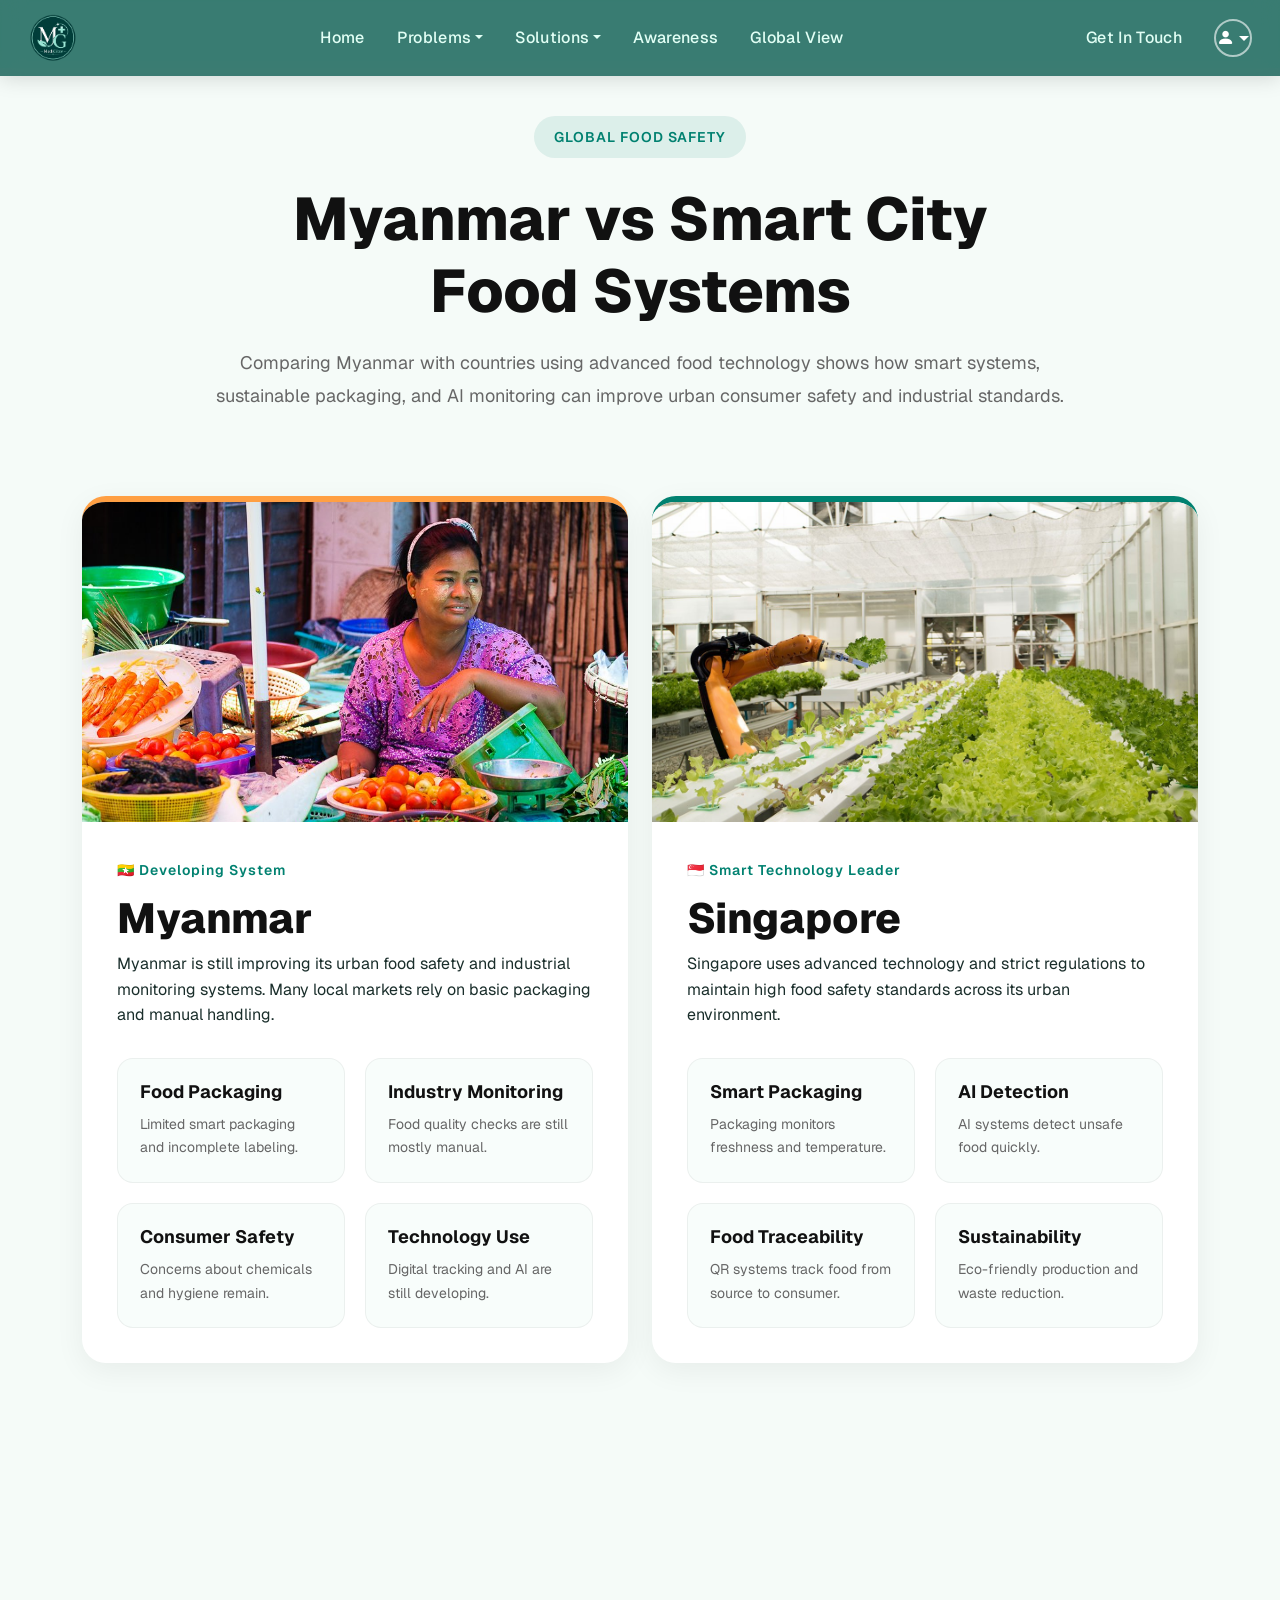
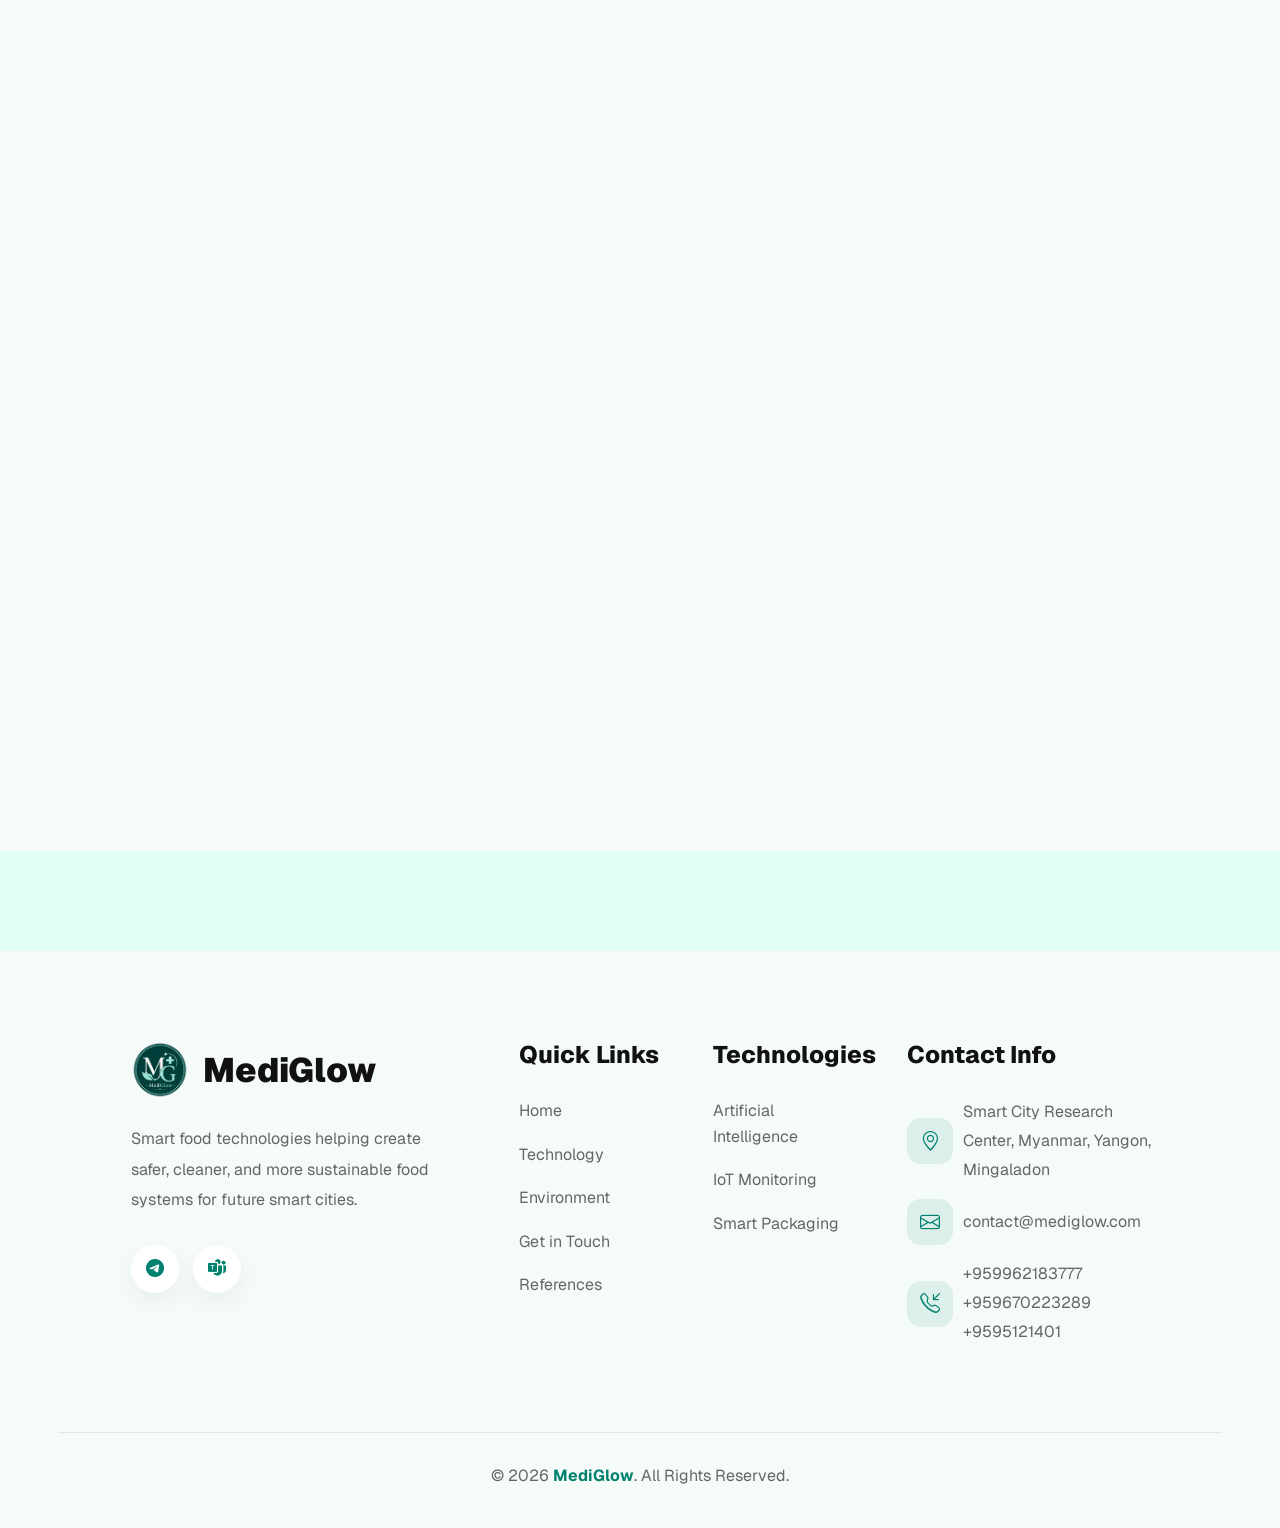
<file: global_view.html>
<!DOCTYPE html>
<html lang="en">
<head>
    <meta charset="UTF-8">
    <meta name="viewport" content="width=device-width, initial-scale=1.0">
    <title>MediGlow | Global View</title>
    <!-- Favicon -->
    <link rel="icon" type="image/png" href="imgs/logo.png">
    
    <!-- Fonts -->
    <link href="https://fonts.googleapis.com/css2?family=Geist:wght@100..900&family=Poppins:wght@300;400;500;600;700;800&display=swap" rel="stylesheet">

    <!-- Bootstrap CDN CSS Link -->
    <link href="https://cdn.jsdelivr.net/npm/bootstrap@5.3.8/dist/css/bootstrap.min.css" rel="stylesheet" integrity="sha384-sRIl4kxILFvY47J16cr9ZwB07vP4J8+LH7qKQnuqkuIAvNWLzeN8tE5YBujZqJLB" crossorigin="anonymous">
    
    <!-- Bootstrap CDN Icon Link -->
    <link rel="stylesheet" href="https://cdn.jsdelivr.net/npm/bootstrap-icons@1.13.1/font/bootstrap-icons.min.css">
    
    <!-- AOS CSS Link -->
    <link href="https://unpkg.com/aos@2.3.1/dist/aos.css" rel="stylesheet">

    <!-- External CSS Files -->
    <link rel="stylesheet" href="css/base.css">
    <link rel="stylesheet" href="css/layout.css">
    <link rel="stylesheet" href="css/components.css">
    <link rel="stylesheet" href="css/pages.css">
    <link rel="stylesheet" href="css/global_view.css">
    <link rel="stylesheet" href="css/footer.css">
    <style>
        html, body {
            overflow-x: hidden;
        }
        @media (max-width: 992px) and (min-width: 576px) {
            .solution_dropdown {
                left: 50% !important;
                transform: translateX(-50%) !important;
            }
        }
    </style>
</head>
<body>

        <input type="radio" name="auth-panel" id="auth-form-fill" hidden checked>
    <input type="radio" name="auth-panel" id="auth-link-fill" hidden>

    <header>
        <nav class="navbar navbar-expand-lg" aria-label="Main navigation">
            <div class="container-fluid">
                <a href="index.html" class="navbar-brand ms-lg-3" aria-label="MediGlow Home">
                    <img src="imgs/logo.png" alt="MediGlow logo - Smart City Food Safety" width="50" height="50">
                </a>
                <button type="button" class="navbar-toggler me-2" data-bs-toggle="offcanvas" data-bs-target="#offcanvas_nav" aria-controls="offcanvas_nav" aria-expanded="false" aria-label="Toggle navigation menu">
                    <span class="navbar-toggler-icon"></span>
                </button>

                <div class="collapse navbar-collapse" id="nav_id">
                    <ul class="navbar-nav mx-auto" role="menubar">
                        <li class="nav-item" role="none">
                            <a class="nav-link nav_link_color" href="index.html" role="menuitem">Home</a>
                        </li>
                        <li class="nav-item dropdown" role="none">
                            <a href="#" class="nav-link nav_link_color dropdown-toggle" data-bs-toggle="dropdown" role="menuitem" aria-haspopup="true" aria-expanded="false">Problems</a>
                            <ul class="dropdown-menu dropdown_menu_for_nav_items">
                                <li>
                                    <div class="row g-1">
                                        <div class="col-md-6">
                                            <a class="dropdown-item" href="consumer.html">
                                                <div class="row g-0 align-items-center">
                                                    <div class="col-3 text-center dropdown_text_icon_box">
                                                        <i class="bi bi-bandaid-fill" aria-hidden="true"></i>
                                                    </div>
                                                    <div class="col-9 dropdown_text_section ps-2">
                                                        <h6>Consumers</h6>
                                                        <p>Health issues</p>
                                                    </div>
                                                </div>
                                            </a>
                                        </div>
                                        <div class="col-md-6">
                                            <a class="dropdown-item" href="food_challenges_page.html">
                                                <div class="row g-0 align-items-center">
                                                    <div class="col-3 text-center dropdown_text_icon_box">
                                                        <i class="bi bi-fork-knife" aria-hidden="true"></i>
                                                    </div>
                                                    <div class="col-9 dropdown_text_section ps-2">
                                                        <h6>Unsafe Food</h6>
                                                        <p>Food safety risks</p>
                                                    </div>
                                                </div>
                                            </a>
                                        </div>
                                    </div>
                                </li>
                                <li>
                                    <div class="row g-1 mt-1">
                                        <div class="col-md-6">
                                            <a class="dropdown-item" href="industry.html">
                                                <div class="row g-0 align-items-center">
                                                    <div class="col-3 text-center dropdown_text_icon_box">
                                                        <i class="bi bi-exclamation-triangle-fill" aria-hidden="true"></i>
                                                    </div>
                                                    <div class="col-9 dropdown_text_section ps-2">
                                                        <h6>Industry</h6>
                                                        <p>Environmental impact</p>
                                                    </div>
                                                </div>
                                            </a>
                                        </div>
                                        <div class="col-md-6">
                                            <a class="dropdown-item" href="environment.html">
                                                <div class="row g-0 align-items-center">
                                                    <div class="col-3 text-center dropdown_text_icon_box">
                                                        <i class="bi bi-tree-fill" aria-hidden="true"></i>
                                                    </div>
                                                    <div class="col-9 dropdown_text_section ps-2">
                                                        <h6>Environment</h6>
                                                        <p>Pollution impact</p>
                                                    </div>
                                                </div>
                                            </a>
                                        </div>
                                    </div>
                                </li>
                            </ul>
                        </li>
                        <li class="nav-item dropdown" role="none">
                            <a href="#" class="nav-link nav_link_color dropdown-toggle" data-bs-toggle="dropdown" role="menuitem" aria-haspopup="true" aria-expanded="false">Solutions</a>
                            <ul class="dropdown-menu dropdown_menu_for_nav_items">
                                <li>
                                    <div class="row g-1">
                                        <div class="col-md-6">
                                            <a class="dropdown-item" href="ai_detection.html">
                                                <div class="row g-0 align-items-center">
                                                    <div class="col-3 text-center dropdown_text_icon_box">
                                                        <i class="bi bi-search" aria-hidden="true"></i>
                                                    </div>
                                                    <div class="col-9 dropdown_text_section ps-2">
                                                        <h6>AI Detection</h6>
                                                        <p>Smart scanning</p>
                                                    </div>
                                                </div>
                                            </a>
                                        </div>
                                        <div class="col-md-6">
                                            <a class="dropdown-item" href="smart_packaging.html">
                                                <div class="row g-0 align-items-center">
                                                    <div class="col-3 text-center dropdown_text_icon_box">
                                                        <i class="bi bi-box-seam-fill" aria-hidden="true"></i>
                                                    </div>
                                                    <div class="col-9 dropdown_text_section ps-2">
                                                        <h6>Smart Packaging</h6>
                                                        <p>Freshness tracking</p>
                                                    </div>
                                                </div>
                                            </a>
                                        </div>
                                        <div class="col-md-6">
                                            <a class="dropdown-item" href="modern_technology.html">
                                                <div class="row g-0 align-items-center">
                                                    <div class="col-3 text-center dropdown_text_icon_box">
                                                        <i class="bi bi-cpu" aria-hidden="true"></i>
                                                    </div>
                                                    <div class="col-9 dropdown_text_section ps-2">
                                                        <h6>Modern Technology</h6>
                                                        <p>Sensers & apps</p>
                                                    </div>
                                                </div>
                                            </a>
                                        </div>
                                    </div>
                                </li>
                            </ul>
                        </li>
                        <li class="nav-item" role="none">
                            <a class="nav-link nav_link_color" href="awareness.html" role="menuitem">Awareness</a>
                        </li>
                        <li class="nav-item" role="none">
                            <a class="nav-link nav_link_color" href="global_view.html" role="menuitem">Global View</a>
                        </li>
                    </ul>
                    <ul class="navbar-nav me-lg-3" role="menubar">
                        <li class="nav-item" role="none">
                            <a class="nav-link nav_link_color" href="get_in_touch.html" role="menuitem">Get In Touch</a>
                        </li>
                    </ul>

                    <!-- Logged-in user dropdown (large screens) -->
                    <div class="auth-user dropdown logged_in_lg me-lg-4">
                        <a href="#" class="d-flex align-items-center nav-link dropdown-toggle" data-bs-toggle="dropdown" aria-haspopup="true" aria-expanded="false" aria-label="User menu">
                            <span class="rounded-circle bg-secondary d-flex align-items-center justify-content-center text-white" style="width:32px;height:32px;font-size:0.8rem;" aria-hidden="true">A</span>
                        </a>
                        <ul class="dropdown-menu dropdown-menu-end dropdown_menu_for_profile">
                            <li class="px-3 py-2"><div style="font-weight:600;">Anonymous</div></li>
                            <li><hr class="dropdown-divider"></li>
                            <li><a class="dropdown-item" href="#">Profile</a></li>
                            <li>
                                <label for="auth-guest" class="dropdown-item text-danger" style="cursor:pointer;">Logout</label>
                            </li>
                        </ul>
                    </div>

                    <!-- Guest login button (large screens) -->
                    <div class="dropdown logged_out d-none d-lg-flex pe-lg-3">
                        <a href="#" class="nav-user-icon-btn dropdown-toggle" data-bs-toggle="dropdown" aria-haspopup="true" aria-expanded="false" aria-label="Login or sign up">
                            <i class="bi bi-person-fill" aria-hidden="true"></i>
                        </a>
                        <ul class="dropdown-menu dropdown-menu-end dropdown_menu_for_profile">
                            <li><a class="dropdown-item" href="#modal_login" data-bs-toggle="modal">Login</a></li>
                            <li><a class="dropdown-item" href="#modal_register" data-bs-toggle="modal">Sign Up</a></li>
                        </ul>
                    </div>
                </div>

                <!-- Offcanvas mobile menu -->
                <div class="offcanvas offcanva_for_small_devices offcanvas-end d-lg-none" id="offcanvas_nav" tabindex="-1" aria-label="Mobile navigation menu">
                    <div class="offcanvas-header offcanva_header_for_navbar">
                        <a href="index.html" class="navbar-brand">
                            <img src="imgs/logo.png" height="32" alt="MediGlow">
                        </a>
                        <button type="button" class="btn-close btn-close-white pe-4" data-bs-dismiss="offcanvas" aria-label="Close menu"></button>
                    </div>

                    <div class="offcanvas-body px-4 pt-3">
                        <ul class="navbar-nav">

                            <li class="nav-item mt-2">
                                <div class="row">
                                    <div class="col-sm-5">
                                        <a class="nav-link nav_link_color" href="index.html">Home</a>
                                    </div>
                                    <div class="col-sm-5">
                                        <a class="nav-link nav_link_color" href="awareness.html">Awareness</a>
                                    </div>
                                </div>
                            </li>

                            <li class="nav-item mt-2">
                                <div class="row">

                                    <div class="col-sm-5">
                                        <a href="#" class="nav-link nav_link_color dropdown-toggle" data-bs-toggle="dropdown" role="menuitem" aria-haspopup="true" aria-expanded="false">Problems</a>

                                        <ul class="dropdown-menu dropdown_menu_for_nav_items">
                                            <li>
                                                <div class="row g-1">
                                                    <div class="col-md-12">
                                                        <a class="dropdown-item" href="consumer.html">
                                                            <div class="row g-0 align-items-center">
                                                                <div class="col-3 text-center dropdown_text_icon_box">
                                                                    <i class="bi bi-bandaid-fill" aria-hidden="true"></i>
                                                                </div>
                                                                <div class="col-9 dropdown_text_section ps-2">
                                                                    <h6>Consumers</h6>
                                                                    <p>Health issues</p>
                                                                </div>
                                                            </div>
                                                        </a>
                                                    </div>

                                                    <div class="col-md-12">
                                                        <a class="dropdown-item" href="food_challenges_page.html">
                                                            <div class="row g-0 align-items-center">
                                                                <div class="col-3 text-center dropdown_text_icon_box">
                                                                    <i class="bi bi-fork-knife" aria-hidden="true"></i>
                                                                </div>
                                                                <div class="col-9 dropdown_text_section ps-2">
                                                                    <h6>Unsafe Food</h6>
                                                                    <p>Food safety risks</p>
                                                                </div>
                                                            </div>
                                                        </a>
                                                    </div>
                                                </div>
                                            </li>

                                            <li>
                                                <div class="row g-1 mt-1">
                                                    <div class="col-md-12">
                                                        <a class="dropdown-item" href="industry.html">
                                                            <div class="row g-0 align-items-center">
                                                                <div class="col-3 text-center dropdown_text_icon_box">
                                                                    <i class="bi bi-exclamation-triangle-fill" aria-hidden="true"></i>
                                                                </div>
                                                                <div class="col-9 dropdown_text_section ps-2">
                                                                    <h6>Industry</h6>
                                                                    <p>Environmental impact</p>
                                                                </div>
                                                            </div>
                                                        </a>
                                                    </div>

                                                    <div class="col-md-12">
                                                        <a class="dropdown-item" href="environment.html">
                                                            <div class="row g-0 align-items-center">
                                                                <div class="col-3 text-center dropdown_text_icon_box">
                                                                    <i class="bi bi-tree-fill" aria-hidden="true"></i>
                                                                </div>
                                                                <div class="col-9 dropdown_text_section ps-2">
                                                                    <h6>Environment</h6>
                                                                    <p>Pollution impact</p>
                                                                </div>
                                                            </div>
                                                        </a>
                                                    </div>
                                                </div>
                                            </li>
                                        </ul>
                                    </div>

                                    <div class="col-sm-5">
                                        <a href="#" class="nav-link nav_link_color dropdown-toggle" data-bs-toggle="dropdown" role="menuitem" aria-haspopup="true" aria-expanded="false">Solutions</a>
                                        <ul class="dropdown-menu solution_dropdown dropdown_menu_for_nav_items">
                                            <li>
                                                <div class="row g-1">

                                                    <div class="col-md-12">
                                                        <a class="dropdown-item" href="ai_detection.html">
                                                            <div class="row g-0 align-items-center">
                                                                <div class="col-3 text-center dropdown_text_icon_box">
                                                                    <i class="bi bi-search" aria-hidden="true"></i>
                                                                </div>
                                                                <div class="col-9 dropdown_text_section ps-2">
                                                                    <h6>AI Detection</h6>
                                                                    <p>Smart scanning</p>
                                                                </div>
                                                            </div>
                                                        </a>
                                                    </div>

                                                    <div class="col-md-12">
                                                        <a class="dropdown-item" href="smart_packaging.html">
                                                            <div class="row g-0 align-items-center">
                                                                <div class="col-3 text-center dropdown_text_icon_box">
                                                                    <i class="bi bi-box-seam-fill" aria-hidden="true"></i>
                                                                </div>
                                                                <div class="col-9 dropdown_text_section ps-2">
                                                                    <h6>Smart Packaging</h6>
                                                                    <p>Freshness tracking</p>
                                                                </div>
                                                            </div>
                                                        </a>
                                                    </div>

                                                    <div class="col-md-12">
                                                        <a class="dropdown-item" href="modern_technology.html">
                                                            <div class="row g-0 align-items-center">
                                                                <div class="col-3 text-center dropdown_text_icon_box">
                                                                    <i class="bi bi-cpu" aria-hidden="true"></i>
                                                                </div>
                                                                <div class="col-9 dropdown_text_section ps-2">
                                                                    <h6>Modern Technology</h6>
                                                                    <p>Sensers & apps</p>
                                                                </div>
                                                            </div>
                                                        </a>
                                                    </div>

                                                </div>
                                            </li>
                                        </ul>
                                    </div>

                                </div>
                            </li>

                            <li class="nav-item mt-2">
                                <div class="row">
                                    <div class="col-sm-5">
                                        <a class="nav-link nav_link_color" href="get_in_touch.html">Get in Touch</a>
                                    </div>
                                    <div class="col-sm-5">
                                        <a class="nav-link nav_link_color" href="global_view.html">Global View</a>
                                    </div>
                                </div>
                            </li>

                        </ul>

                        <hr style="border-color:rgba(255,255,255,0.3);">

                        <div class="d-flex justify-content-center logged_out gap-3">
                            <a href="#modal_login_sm" data-bs-toggle="modal" class="btn btn-outline-light btn-sm">Login</a>
                            <a href="#modal_register_sm" data-bs-toggle="modal" class="btn btn-light btn-sm">Sign Up</a>
                        </div>
                    </div>
                </div>
            </div>
        </nav>
    </header>



    <!-- Large Login Modal -->
    <div class="modal fade" data-bs-backdrop="static" id="modal_login" tabindex="-1" aria-hidden="true">
        <div class="modal-dialog modal-dialog-centered modal-xl">
            <div class="modal-content position-relative">

                <button type="button"
                    class="btn-close position-absolute top-0 end-0 m-3 btn-close-white"
                    data-bs-dismiss="modal"
                    style="z-index:10;"
                    aria-label="Close login modal">
                </button>

                <div class="row g-0">

                    <div class="col-md-6 modal-image-col"
                        style="background-image: url('img/login_signup.jpg');"
                        role="img"
                        aria-label="Myanmar traditional dish">
                    </div>

                    <div class="col-md-6 modal-form-col">

                        <div class="form-scroll">

                            <h2 class="auth-title">Welcome back</h2>

                            <div class="form_fill">

                                <div class="mb-3">
                                    <input class="auth-email-input"
                                        type="email"
                                        placeholder="Email address"
                                        aria-label="Email address">
                                </div>

                                <div class="mb-3">
                                    <input class="auth-email-input"
                                        type="password"
                                        placeholder="Password"
                                        aria-label="Password">
                                </div>

                                <div class="text-end mb-3">
                                    <a href="#modal_forgot"
                                        data-bs-toggle="modal"
                                        style="color: var(--medi-primary);">
                                        Forgot password?
                                    </a>
                                </div>

                                <label class="auth-email-btn"
                                    for="auth-logged"
                                    data-bs-dismiss="modal">
                                    Log In
                                </label>

                                <hr class="auth-divider">

                                <p class="text-center social-toggle-text mb-0">
                                    or continue with
                                    <label class="login_form" for="auth-link-fill">
                                        social accounts
                                    </label>
                                </p>

                            </div>

                            <div class="link_fill">

                                <label class="auth-social-btn"
                                    for="auth-logged"
                                    data-bs-dismiss="modal">

                                    <svg width="18" height="18" viewBox="0 0 48 48" aria-hidden="true">
                                        <path fill="#EA4335"
                                            d="M24 9.5c3.54 0 6.71 1.22 9.21 3.6l6.85-6.85C35.9 2.38 30.47 0 24 0 14.62 0 6.51 5.38 2.56 13.22l7.98 6.19C12.43 13.72 17.74 9.5 24 9.5z" />
                                        <path fill="#4285F4"
                                            d="M46.98 24.55c0-1.57-.15-3.09-.38-4.55H24v9.02h12.94c-.58 2.96-2.26 5.48-4.78 7.18l7.73 6c4.51-4.18 7.09-10.36 7.09-17.65z" />
                                        <path fill="#FBBC05"
                                            d="M10.53 28.59a14.5 14.5 0 0 1 0-9.18l-7.98-6.19a24.08 24.08 0 0 0 0 21.56l7.98-6.19z" />
                                        <path fill="#34A853"
                                            d="M24 48c6.48 0 11.93-2.13 15.89-5.81l-7.73-6c-2.15 1.45-4.92 2.3-8.16 2.3-6.26 0-11.57-4.22-13.47-9.91l-7.98 6.19C6.51 42.62 14.62 48 24 48z" />
                                    </svg>

                                    Continue with Google
                                </label>

                                <label class="auth-social-btn"
                                    for="auth-logged"
                                    data-bs-dismiss="modal">

                                    <svg width="18" height="18" viewBox="0 0 16 16" aria-hidden="true">
                                        <path d="M8 0C3.58 0 0 3.58 0 8c0 3.54 2.29 6.53 5.47 7.59.4.07.55-.17.55-.38 0-.19-.01-.82-.01-1.49-2.01.37-2.53-.49-2.69-.94-.09-.23-.48-.94-.82-1.13-.28-.15-.68-.52-.01-.53.63-.01 1.08.58 1.23.82.72 1.21 1.87.87 2.33.66.07-.52.28-.87.51-1.07-1.78-.2-3.64-.89-3.64-3.95 0-.87.31-1.59.82-2.15-.08-.2-.36-1.02.08-2.12 0 0 .67-.21 2.2.82.64-.18 1.32-.27 2-.27.68 0 1.36.09 2 .27 1.53-1.04 2.2-.82 2.2-.82.44 1.1.16 1.92.08 2.12.51.56.82 1.27.82 2.15 0 3.07-1.87 3.75-3.65 3.95.29.25.54.73.54 1.48 0 1.07-.01 1.93-.01 2.2 0 .21.15.46.55.38A8.013 8.013 0 0 0 16 8c0-4.42-3.58-8-8-8z" />
                                    </svg>

                                    Continue with GitHub
                                </label>

                                <label class="auth-social-btn"
                                    for="auth-logged"
                                    data-bs-dismiss="modal">

                                    <svg width="18" height="18" viewBox="0 0 24 24" aria-hidden="true">
                                        <path d="M17.05 20.28c-.98.95-2.05.8-3.08.35-1.09-.46-2.09-.48-3.24 0-1.44.62-2.2.44-3.06-.35C2.79 15.25 3.51 7.59 9.05 7.31c1.35.07 2.29.74 3.08.8 1.18-.24 2.31-.93 3.57-.84 1.51.12 2.65.72 3.4 1.8-3.12 1.87-2.38 5.98.48 7.13-.57 1.5-1.31 2.99-2.54 4.09zM12.03 7.25c-.15-2.23 1.66-4.07 3.74-4.25.29 2.58-2.34 4.5-3.74 4.25z" />
                                    </svg>

                                    Continue with Apple
                                </label>

                                <hr class="auth-divider">

                                <p class="text-center social-toggle-text mb-0">
                                    <label class="login_form" for="auth-form-fill">
                                        Login with email & password?
                                    </label>
                                </p>

                            </div>

                            <div class="auth-signup-link">
                                Don't have an account?
                                <a href="#modal_register"
                                    data-bs-toggle="modal"
                                    data-bs-target="#modal_register"
                                    data-bs-dismiss="modal">
                                    Sign Up
                                </a>
                            </div>

                        </div>

                        <div class="auth-footer">
                            <a href="#">Terms</a>
                            <a href="#">Privacy Policy</a>
                        </div>

                    </div>

                </div>

            </div>
        </div>
    </div>

    <!-- Large Register Modal -->
    <div class="modal fade"
        data-bs-backdrop="static"
        id="modal_register"
        tabindex="-1"
        aria-hidden="true">

        <div class="modal-dialog modal-dialog-centered modal-xl">

            <div class="modal-content position-relative">

                <button type="button"
                    class="btn-close position-absolute top-0 end-0 m-3 btn-close-white"
                    data-bs-dismiss="modal"
                    style="z-index:10;"
                    aria-label="Close register modal">
                </button>

                <div class="row g-0">

                    <!-- Left Image -->
                    <div class="col-md-6 modal-image-col"
                        style="background-image: url('img/login_signup.jpg');"
                        role="img"
                        aria-label="Myanmar traditional dish">
                    </div>

                    <!-- Right Form -->
                    <div class="col-md-6 modal-form-col">

                        <div class="form-scroll">

                            <h2 class="auth-title">
                                Create your account
                            </h2>

                            <!-- Email Form -->
                            <div class="form_fill">

                                <div class="mb-3">
                                    <input class="auth-email-input"
                                        type="text"
                                        placeholder="Username"
                                        aria-label="Username">
                                </div>

                                <div class="mb-3">
                                    <input class="auth-email-input"
                                        type="email"
                                        placeholder="Email address"
                                        aria-label="Email address">
                                </div>

                                <div class="mb-3">
                                    <input class="auth-email-input"
                                        type="password"
                                        placeholder="Password"
                                        aria-label="Password">
                                </div>

                                <label class="auth-email-btn"
                                    for="auth-logged"
                                    data-bs-dismiss="modal">
                                    Sign Up
                                </label>

                                <hr class="auth-divider">

                                <p class="text-center social-toggle-text mb-0">
                                    or continue with
                                    <label class="login_form" for="auth-link-fill">
                                        social accounts
                                    </label>
                                </p>

                            </div>

                            <!-- Social Login -->
                            <div class="link_fill">

                                <!-- Google -->
                                <label class="auth-social-btn"
                                    for="auth-logged"
                                    data-bs-dismiss="modal">

                                    <svg width="18"
                                        height="18"
                                        viewBox="0 0 48 48"
                                        aria-hidden="true">

                                        <path fill="#EA4335"
                                            d="M24 9.5c3.54 0 6.71 1.22 9.21 3.6l6.85-6.85C35.9 2.38 30.47 0 24 0 14.62 0 6.51 5.38 2.56 13.22l7.98 6.19C12.43 13.72 17.74 9.5 24 9.5z" />

                                        <path fill="#4285F4"
                                            d="M46.98 24.55c0-1.57-.15-3.09-.38-4.55H24v9.02h12.94c-.58 2.96-2.26 5.48-4.78 7.18l7.73 6c4.51-4.18 7.09-10.36 7.09-17.65z" />

                                        <path fill="#FBBC05"
                                            d="M10.53 28.59a14.5 14.5 0 0 1 0-9.18l-7.98-6.19a24.08 24.08 0 0 0 0 21.56l7.98-6.19z" />

                                        <path fill="#34A853"
                                            d="M24 48c6.48 0 11.93-2.13 15.89-5.81l-7.73-6c-2.15 1.45-4.92 2.3-8.16 2.3-6.26 0-11.57-4.22-13.47-9.91l-7.98 6.19C6.51 42.62 14.62 48 24 48z" />
                                    </svg>

                                    Continue with Google
                                </label>

                                <!-- GitHub -->
                                <label class="auth-social-btn"
                                    for="auth-logged"
                                    data-bs-dismiss="modal">

                                    <svg width="18"
                                        height="18"
                                        viewBox="0 0 16 16"
                                        aria-hidden="true">

                                        <path d="M8 0C3.58 0 0 3.58 0 8c0 3.54 2.29 6.53 5.47 7.59.4.07.55-.17.55-.38 0-.19-.01-.82-.01-1.49-2.01.37-2.53-.49-2.69-.94-.09-.23-.48-.94-.82-1.13-.28-.15-.68-.52-.01-.53.63-.01 1.08.58 1.23.82.72 1.21 1.87.87 2.33.66.07-.52.28-.87.51-1.07-1.78-.2-3.64-.89-3.64-3.95 0-.87.31-1.59.82-2.15-.08-.2-.36-1.02.08-2.12 0 0 .67-.21 2.2.82.64-.18 1.32-.27 2-.27.68 0 1.36.09 2 .27 1.53-1.04 2.2-.82 2.2-.82.44 1.1.16 1.92.08 2.12.51.56.82 1.27.82 2.15 0 3.07-1.87 3.75-3.65 3.95.29.25.54.73.54 1.48 0 1.07-.01 1.93-.01 2.2 0 .21.15.46.55.38A8.013 8.013 0 0 0 16 8c0-4.42-3.58-8-8-8z" />
                                    </svg>

                                    Continue with GitHub
                                </label>

                                <!-- Apple -->
                                <label class="auth-social-btn"
                                    for="auth-logged"
                                    data-bs-dismiss="modal">

                                    <svg width="18"
                                        height="18"
                                        viewBox="0 0 24 24"
                                        aria-hidden="true">

                                        <path d="M17.05 20.28c-.98.95-2.05.8-3.08.35-1.09-.46-2.09-.48-3.24 0-1.44.62-2.2.44-3.06-.35C2.79 15.25 3.51 7.59 9.05 7.31c1.35.07 2.29.74 3.08.8 1.18-.24 2.31-.93 3.57-.84 1.51.12 2.65.72 3.4 1.8-3.12 1.87-2.38 5.98.48 7.13-.57 1.5-1.31 2.99-2.54 4.09zM12.03 7.25c-.15-2.23 1.66-4.07 3.74-4.25.29 2.58-2.34 4.5-3.74 4.25z" />
                                    </svg>

                                    Continue with Apple
                                </label>

                                <hr class="auth-divider">

                                <p class="text-center social-toggle-text mb-0">
                                    <label class="login_form" for="auth-form-fill">
                                        Sign up with email & password?
                                    </label>
                                </p>

                            </div>

                            <!-- Bottom Link -->
                            <div class="auth-signup-link">
                                Already have an account?

                                <a href="#modal_login"
                                    data-bs-toggle="modal"
                                    data-bs-dismiss="modal">
                                    Log In
                                </a>
                            </div>

                        </div>

                        <!-- Footer -->
                        <div class="auth-footer">
                            <a href="#">Terms</a>
                            <a href="#">Privacy Policy</a>
                        </div>

                    </div>

                </div>

            </div>

        </div>
    </div>

    <!-- Small Login Modal -->
    <div class="modal fade"
        data-bs-backdrop="static"
        id="modal_login_sm"
        tabindex="-1"
        aria-hidden="true">

        <div class="modal-dialog modal-dialog-centered">

            <div class="modal-content" style="border-radius:20px;">

                <div class="modal-body p-4 position-relative">

                    <button type="button"
                        class="btn-close position-absolute top-0 end-0 m-3"
                        data-bs-dismiss="modal"
                        aria-label="Close">
                    </button>

                    <h2 class="auth-title">
                        Welcome back
                    </h2>

                    <!-- Email Form -->
                    <div class="form_fill">

                        <div class="mb-3">
                            <input class="auth-email-input"
                                type="email"
                                placeholder="Email address"
                                aria-label="Email">
                        </div>

                        <div class="mb-3">
                            <input class="auth-email-input"
                                type="password"
                                placeholder="Password"
                                aria-label="Password">
                        </div>

                        <div class="text-end mb-3">
                            <a href="#modal_forgot"
                                data-bs-toggle="modal"
                                style="color:var(--medi-primary);">
                                Forgot password?
                            </a>
                        </div>

                        <label class="auth-email-btn"
                            for="auth-logged"
                            data-bs-dismiss="modal">
                            Log In
                        </label>

                        <hr class="auth-divider">

                        <p class="text-center social-toggle-text mb-0">
                            or continue with
                            <label class="login_form" for="auth-link-fill">
                                social accounts
                            </label>
                        </p>

                    </div>

                    <!-- Social Login -->
                    <div class="link_fill">

                        <label class="auth-social-btn"
                            for="auth-logged"
                            data-bs-dismiss="modal">
                            Continue with Google
                        </label>

                        <label class="auth-social-btn"
                            for="auth-logged"
                            data-bs-dismiss="modal">
                            Continue with GitHub
                        </label>

                        <label class="auth-social-btn"
                            for="auth-logged"
                            data-bs-dismiss="modal">
                            Continue with Apple
                        </label>

                        <hr class="auth-divider">

                        <p class="text-center social-toggle-text mb-0">
                            <label class="login_form" for="auth-form-fill">
                                Login with email & password?
                            </label>
                        </p>

                    </div>

                    <!-- Bottom Link -->
                    <div class="auth-signup-link">
                        Don't have an account?

                        <a href="#modal_register_sm"
                            data-bs-toggle="modal"
                            data-bs-dismiss="modal">
                            Sign Up
                        </a>
                    </div>

                </div>

            </div>

        </div>

    </div>

    <!-- Small Register Modal -->
    <div class="modal fade"
        data-bs-backdrop="static"
        id="modal_register_sm"
        tabindex="-1"
        aria-hidden="true">

        <div class="modal-dialog modal-dialog-centered">

            <div class="modal-content" style="border-radius:20px;">

                <div class="modal-body p-4 position-relative">

                    <button type="button"
                        class="btn-close position-absolute top-0 end-0 m-3"
                        data-bs-dismiss="modal"
                        aria-label="Close">
                    </button>

                    <h2 class="auth-title">
                        Create your account
                    </h2>

                    <!-- Email Form -->
                    <div class="form_fill">

                        <div class="mb-3">
                            <input class="auth-email-input"
                                type="text"
                                placeholder="Username"
                                aria-label="Username">
                        </div>

                        <div class="mb-3">
                            <input class="auth-email-input"
                                type="email"
                                placeholder="Email address"
                                aria-label="Email">
                        </div>

                        <div class="mb-3">
                            <input class="auth-email-input"
                                type="password"
                                placeholder="Password"
                                aria-label="Password">
                        </div>

                        <button class="auth-email-btn"
                            for="auth-logged"
                            data-bs-dismiss="modal" data-bs-toggle="modal" data-bs-target="#signupModal" >
                            Sign Up
                        </button>

                        <hr class="auth-divider">

                        <p class="text-center social-toggle-text mb-0">
                            or continue with
                            <label class="login_form" for="auth-link-fill">
                                social accounts
                            </label>
                        </p>

                    </div>

                    <!-- Social Login -->
                    <div class="link_fill">

                        <label class="auth-social-btn"
                            for="auth-logged"
                            data-bs-dismiss="modal">
                            Continue with Google
                        </label>

                        <label class="auth-social-btn"
                            for="auth-logged"
                            data-bs-dismiss="modal">
                            Continue with GitHub
                        </label>

                        <label class="auth-social-btn"
                            for="auth-logged"
                            data-bs-dismiss="modal">
                            Continue with Apple
                        </label>

                        <hr class="auth-divider">

                        <p class="text-center social-toggle-text mb-0">
                            <label class="login_form" for="auth-form-fill">
                                Sign up with email & password?
                            </label>
                        </p>

                    </div>

                    <!-- Bottom Link -->
                    <div class="auth-signup-link">
                        Already have an account?

                        <a href="#modal_login_sm"
                            data-bs-toggle="modal"
                            data-bs-dismiss="modal">
                            Log In
                        </a>
                    </div>

                </div>

            </div>

        </div>

    </div>

    <!-- Forgot Password Modal -->
    <div class="modal fade"
        data-bs-backdrop="static"
        id="modal_forgot"
        tabindex="-1"
        aria-hidden="true">

        <div class="modal-dialog modal-dialog-centered">

            <div class="modal-content" style="border-radius:20px;">

                <!-- Header -->
                <div class="modal-header">

                    <h5 class="modal-title">
                        Reset Password
                    </h5>

                    <button type="button"
                        class="btn-close"
                        data-bs-dismiss="modal"
                        aria-label="Close">
                    </button>

                </div>

                <!-- Body -->
                <div class="modal-body">

                    <div class="mb-3">
                        <input class="auth-email-input"
                            type="password"
                            placeholder="New Password"
                            aria-label="New password">
                    </div>

                    <div class="mb-3">
                        <input class="auth-email-input"
                            type="password"
                            placeholder="Confirm Password"
                            aria-label="Confirm password">
                    </div>

                    <label class="auth-email-btn"
                        data-bs-dismiss="modal">
                        Reset
                    </label>

                </div>

            </div>

        </div>

    </div>

    <section class="comparison_section py-5" aria-labelledby="global-heading">
        <div class="container">
            <div class="text-center comparison_heading">
                <span class="mini_tag">GLOBAL FOOD SAFETY</span>
                <h1 id="global-heading">Myanmar vs Smart City Food Systems</h1>
                <p>Comparing Myanmar with countries using advanced food technology shows how smart systems, sustainable packaging, and AI monitoring can improve urban consumer safety and industrial standards.</p>
            </div>
            <div class="row g-4 mt-2">
                <!-- Myanmar Card -->
                <div class="col-xl-6" data-aos="fade-up">
                    <article class="country_box myanmar_box h-100">
                        <div class="country_image">
                            <img src="img/myanmar_market.jpg" alt="Traditional market in Myanmar" loading="lazy">
                        </div>
                        <div class="country_content">
                            <div class="country_top">
                                <span>🇲🇲 Developing System</span><h2>Myanmar</h2>
                            </div>
                            <p>Myanmar is still improving its urban food safety and industrial monitoring systems. Many local markets rely on basic packaging and manual handling.</p>
                            <div class="feature_grid">
                                <div class="feature_item">
                                    <h5>Food Packaging</h5>
                                    <p>Limited smart packaging and incomplete labeling.</p>
                                </div>
                                <div class="feature_item">
                                    <h5>Industry Monitoring</h5>
                                    <p>Food quality checks are still mostly manual.</p>
                                </div>
                                <div class="feature_item">
                                    <h5>Consumer Safety</h5>
                                    <p>Concerns about chemicals and hygiene remain.</p>
                                </div>
                                <div class="feature_item">
                                    <h5>Technology Use</h5>
                                    <p>Digital tracking and AI are still developing.</p>
                                </div>
                            </div>
                        </div>
                    </article>
                </div>
                <!-- Singapore Card -->
                <div class="col-xl-6" data-aos="fade-up">
                    <article class="country_box smart_box h-100">
                        <div class="country_image">
                            <img src="img/singapore_food.jpeg" alt="Modern food technology in Singapore" loading="lazy">
                        </div>
                        <div class="country_content">
                            <div class="country_top">
                                <span>🇸🇬 Smart Technology Leader</span><h2>Singapore</h2>
                            </div>
                            <p>Singapore uses advanced technology and strict regulations to maintain high food safety standards across its urban environment.</p>
                            <div class="feature_grid">
                                <div class="feature_item">
                                    <h5>Smart Packaging</h5><p>Packaging monitors freshness and temperature.</p>
                                </div>
                                <div class="feature_item">
                                    <h5>AI Detection</h5>
                                    <p>AI systems detect unsafe food quickly.</p>
                                </div>
                                <div class="feature_item">
                                    <h5>Food Traceability</h5>
                                    <p>QR systems track food from source to consumer.</p>
                                </div>
                                <div class="feature_item">
                                    <h5>Sustainability</h5>
                                    <p>Eco-friendly production and waste reduction.</p>
                                </div>
                            </div>
                        </div>
                    </article>
                </div>
                <!-- Myanmar Industries -->
                <div class="col-xl-6" data-aos="fade-up">
                    <article class="country_box myanmar_box h-100">
                        <div class="country_image">
                            <img src="imgs/industry_img.png" alt="Myanmar food industry operations" loading="lazy">
                        </div>
                        <div class="country_content">
                            <div class="country_top">
                                <span>🇲🇲 Current Challenges</span><h2>Myanmar Industries</h2>
                            </div>
                            <p>Urban food industries in Myanmar are growing rapidly but still face quality control and sustainability challenges.</p>
                            <div class="feature_grid">
                                <div class="feature_item">
                                    <h5>Storage Systems</h5>
                                    <p>Limited cold-chain and temperature monitoring.</p>
                                </div>
                                <div class="feature_item">
                                    <h5>Food Waste</h5>
                                    <p>Waste management systems need improvement.</p>
                                </div>
                                <div class="feature_item">
                                    <h5>Consumer Awareness</h5>
                                    <p>Nutrition awareness is still increasing.</p>
                                </div>
                                <div class="feature_item">
                                    <h5>Regulations</h5>
                                    <p>Safety regulations are improving gradually.</p>
                                </div>
                            </div>
                        </div>
                    </article>
                </div>
                <!-- Japan Card -->
                <div class="col-xl-6" data-aos="fade-up">
                    <article class="country_box smart_box h-100">
                        <div class="country_image">
                            <img src="imgs/janpan_food.jpg" alt="Japanese food safety technology" loading="lazy">
                        </div>
                        <div class="country_content">
                            <div class="country_top">
                                <span>🇯🇵 Advanced Smart Systems</span><h2>Japan</h2>
                            </div>
                            <p>Japan combines strict hygiene with modern smart packaging and digital monitoring across its urban food infrastructure.</p>
                            <div class="feature_grid">
                                <div class="feature_item">
                                    <h5>Smart Labels</h5>
                                    <p>QR labels provide full nutrition and safety data.</p>
                                </div><div class="feature_item">
                                    <h5>Eco Packaging</h5>
                                    <p>Sustainable, recyclable packaging widely used.</p>
                                </div>
                                <div class="feature_item">
                                    <h5>Digital Monitoring</h5>
                                    <p>Sensors monitor freshness during transport.</p>
                                </div>
                                <div class="feature_item">
                                    <h5>Clean Production</h5>
                                    <p>High industrial hygiene standards.</p>
                                </div>
                            </div>
                        </div>
                    </article>
                </div>
                <!-- South Korea -->
                <div class="col-xl-6" data-aos="fade-up">
                    <article class="country_box smart_box h-100">
                        <div class="country_image">
                            <img src="imgs/korea_food.avif" alt="South Korean food innovation" loading="lazy">
                        </div>
                        <div class="country_content">
                            <div class="country_top">
                                <span>🇰🇷 Digital Food Innovation</span><h2>South Korea</h2>
                            </div>
                            <p>South Korea uses smart factories, AI monitoring, and automated inspection to protect urban consumers.</p>
                            <div class="feature_grid">
                                <div class="feature_item">
                                    <h5>AI Quality Checks</h5>
                                    <p>AI detects contamination and damage quickly.</p>
                                </div>
                                <div class="feature_item">
                                    <h5>Smart Factories</h5>
                                    <p>Automated systems improve hygiene.</p>
                                </div>
                                <div class="feature_item">
                                    <h5>Digital Labels</h5>
                                    <p>Consumers scan for full product details.</p>
                                </div>
                                <div class="feature_item">
                                    <h5>Cold Chain Systems</h5>
                                    <p>Advanced storage keeps food fresh.</p>
                                </div>
                            </div>
                        </div>
                    </article>
                </div>
                <!-- Germany -->
                <div class="col-xl-6" data-aos="fade-up">
                    <article class="country_box smart_box h-100">
                        <div class="country_image">
                            <img src="imgs/germany_food.webp" alt="German sustainable food systems" loading="lazy">
                        </div>
                        <div class="country_content">
                            <div class="country_top">
                                <span>🇩🇪 Sustainable Food Systems</span><h2>Germany</h2>
                            </div>
                            <p>Germany focuses on sustainable urban food industries, eco-packaging, and strict environmental regulations.</p>
                            <div class="feature_grid">
                                <div class="feature_item">
                                    <h5>Eco Packaging</h5>
                                    <p>Recyclable and biodegradable materials.</p>
                                </div>
                                <div class="feature_item">
                                    <h5>Strict Regulations</h5>
                                    <p>Strong hygiene and safety standards.</p>
                                </div>
                                <div class="feature_item">
                                    <h5>Waste Reduction</h5>
                                    <p>Smart systems reduce urban food waste.</p>
                                </div>
                                <div class="feature_item">
                                    <h5>Consumer Transparency</h5>
                                    <p>Detailed ingredient and nutrition info.</p>
                                </div>
                            </div>
                        </div>
                    </article>
                </div>
                <!-- USA -->
                <div class="col-xl-6" data-aos="fade-up">
                    <article class="country_box smart_box h-100">
                        <div class="country_image">
                            <img src="img/us_food.png" alt="US AI food monitoring" loading="lazy">
                        </div>
                        <div class="country_content">
                            <div class="country_top">
                                <span>🇺🇸 AI & Smart Monitoring</span><h2>United States</h2>
                            </div>
                            <p>The US uses AI, IoT sensors, and large-scale monitoring to improve urban food safety and efficiency.</p>
                            <div class="feature_grid">
                                <div class="feature_item">
                                    <h5>IoT Sensors</h5>
                                    <p>Real-time temperature and storage monitoring.</p>
                                </div>
                                <div class="feature_item">
                                    <h5>Food Traceability</h5>
                                    <p>Digital supply chain tracking.</p>
                                </div>
                                <div class="feature_item">
                                    <h5>AI Predictions</h5>
                                    <p>Contamination risk prediction models.</p>
                                </div>
                                <div class="feature_item">
                                    <h5>Smart Packaging</h5>
                                    <p>Detects spoilage and freshness.</p>
                                </div>
                            </div>
                        </div>
                    </article>
                </div>
                <!-- Thailand -->
                <div class="col-xl-6" data-aos="fade-up">
                    <article class="country_box smart_box h-100">
                        <div class="country_image">
                            <img src="img/thailand_food.webp" alt="Thai food industry growth" loading="lazy">
                        </div>
                        <div class="country_content">
                            <div class="country_top">
                                <span>🇹🇭 ASEAN Food Industry Growth</span><h2>Thailand</h2>
                            </div>
                            <p>Thailand has improved urban food export quality through better packaging and modern industrial technology.</p>
                            <div class="feature_grid">
                                <div class="feature_item">
                                    <h5>Export Standards</h5><p>International food safety compliance.</p>
                                </div>
                                <div class="feature_item">
                                    <h5>Modern Packaging</h5>
                                    <p>Freshness-preserving packaging systems.</p>
                                </div>
                                <div class="feature_item">
                                    <h5>Food Inspections</h5>
                                    <p>Regular industrial quality checks.</p>
                                </div>
                                <div class="feature_item">
                                    <h5>Technology Growth</h5>
                                    <p>Smart production increasingly adopted.</p>
                                </div>
                            </div>
                        </div>
                    </article>
                </div>
            </div>
        </div>
    </section>


    <footer class="footer_section">
        <div class="container">
            <div class="row g-5 justify-content-center">
                <!-- Left -->
                <div class="col-lg-4">
                    <div class="footer_logo">
                        <div class="logo_footer">
                            <img src="imgs/logo.png" alt="logo">
                        </div>
                        <h2>MediGlow</h2>
                    </div>
                    <p class="footer_text">
                        Smart food technologies helping create safer,
                        cleaner, and more sustainable food systems
                        for future smart cities.
                    </p>
                    <div class="social_links">
                        <a href="https://t.me/donutehero">
                            <i class="bi bi-telegram"></i>
                        </a>
                        <a href="mailto:shinphonethant@edusnschool.co.uk">
                            <i class="bi bi-microsoft-teams"></i>
                        </a>
                    </div>
                </div>

                <!-- Quick Links -->
                <div class="col-lg-2 col-md-6">
                    <h4 class="footer_title">
                        Quick Links
                    </h4>
                    <ul class="footer_links">
                        <li><a href="index.html">Home</a></li>
                        <li><a href="modern_technology.html">Technology</a></li>
                        <li><a href="environment.html">Environment</a></li>
                        <li><a href="get_in_touch.html">Get in Touch</a></li>
                        <li><a href="https://edusn-my.sharepoint.com/:w:/g/personal/sawlukeylaytharwah_edusnschool_co_uk/IQA7VII9sao8RoQFbBMiV3IVATWGQUy42b-7FMVu-RV_cOE?e=jAO8yl">References</a></li>
                    </ul>
                </div>

                <!-- Technologies -->
                <div class="col-lg-2 col-md-6">
                    <h4 class="footer_title">
                        Technologies
                    </h4>
                    <ul class="footer_links">
                        <li><a href="ai_detection.html">Artificial Intelligence</a></li>
                        <li><a href="modern_technology.html">IoT Monitoring</a></li>
                        <li><a href="smart_packaging.html">Smart Packaging</a></li>
                    </ul>
                </div>
                <!-- Contact -->
                <div class="col-lg-3 col-md-6">
                    <h4 class="footer_title">
                        Contact Info
                    </h4>
                    <div class="row">
                        <div class="contact_item">
                            <div class="col-md-2">
                                <div class="contact_icon">
                                    <i class="bi bi-geo-alt"></i>
                                </div>
                            </div>
                            <div class="col-md-10">
                                <p>
                                    Smart City Research Center,
                                    Myanmar, Yangon, Mingaladon
                                </p>
                            </div>
                        </div>
                    </div>
                    <div class="row">
                        <div class="contact_item">
                            <div class="col-md-2">
                                <div class="contact_icon">
                                    <i class="bi bi-envelope"></i>
                                </div>
                            </div>
                            <div class="col-md-10">
                                <p>
                                    contact@mediglow.com
                                </p>
                            </div>
                        </div>
                    </div>
                    <div class="row">
                        <div class="contact_item">
                            <div class="col-md-2">
                                <div class="contact_icon">
                                    <i class="bi bi-telephone-inbound"></i>
                                </div>
                            </div>
                            <div class="col-md-10">
                                <p>
                                    +959962183777 
                                    +959670223289
                                    +9595121401
                                </p>
                            </div>
                        </div>
                    </div>
                </div>

            <!-- Bottom -->
            <div class="footer_bottom">
                <p>
                    © 2026 <span>MediGlow</span>. All Rights Reserved.
                </p>
            </div>
        </div>
    </footer>

    
<!-- Bootstrap CDN js Link -->
<script src="https://cdn.jsdelivr.net/npm/bootstrap@5.3.8/dist/js/bootstrap.bundle.min.js" integrity="sha384-FKyoEForCGlyvwx9Hj09JcYn3nv7wiPVlz7YYwJrWVcXK/BmnVDxM+D2scQbITxI" crossorigin="anonymous"></script>

<!-- Aos js link -->
<script src="https://unpkg.com/aos@2.3.1/dist/aos.js"></script>
<!-- Initiate AOS -->
<script>AOS.init();</script>

</body>
</html>
</file>
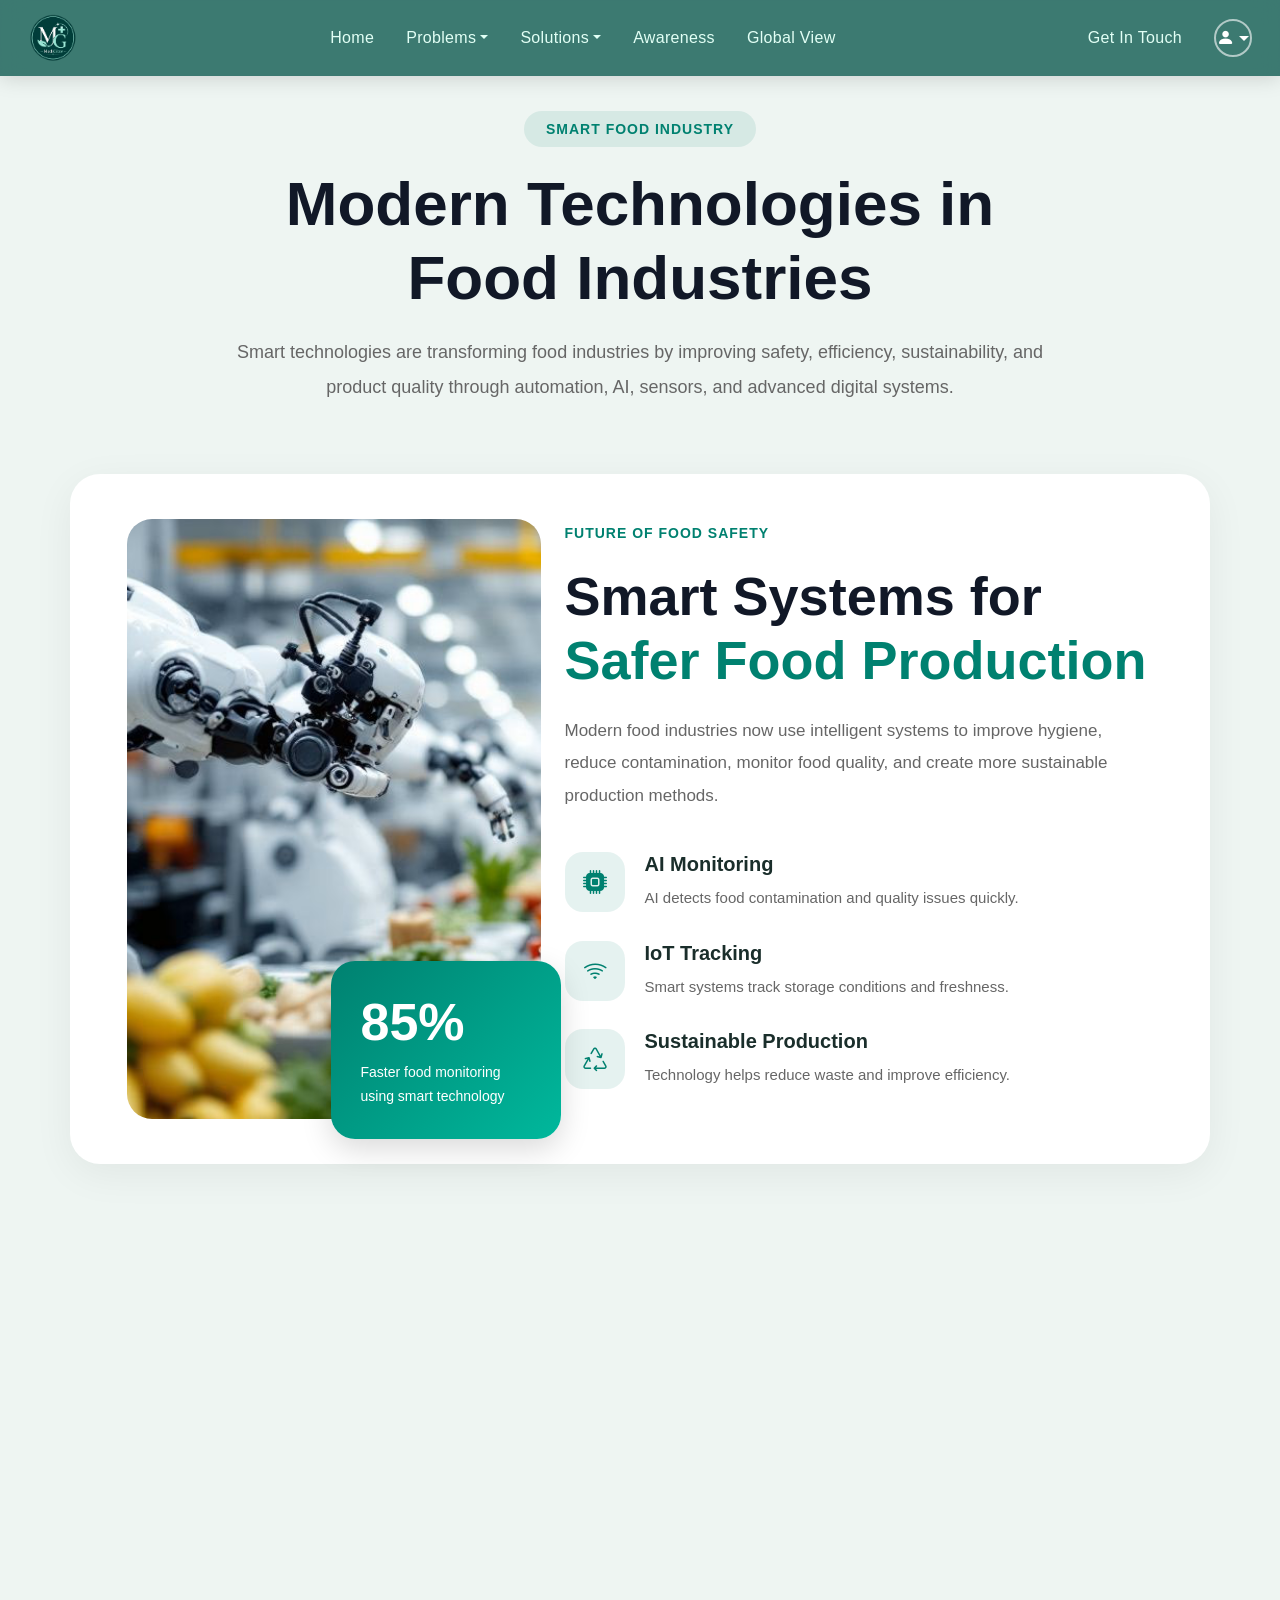
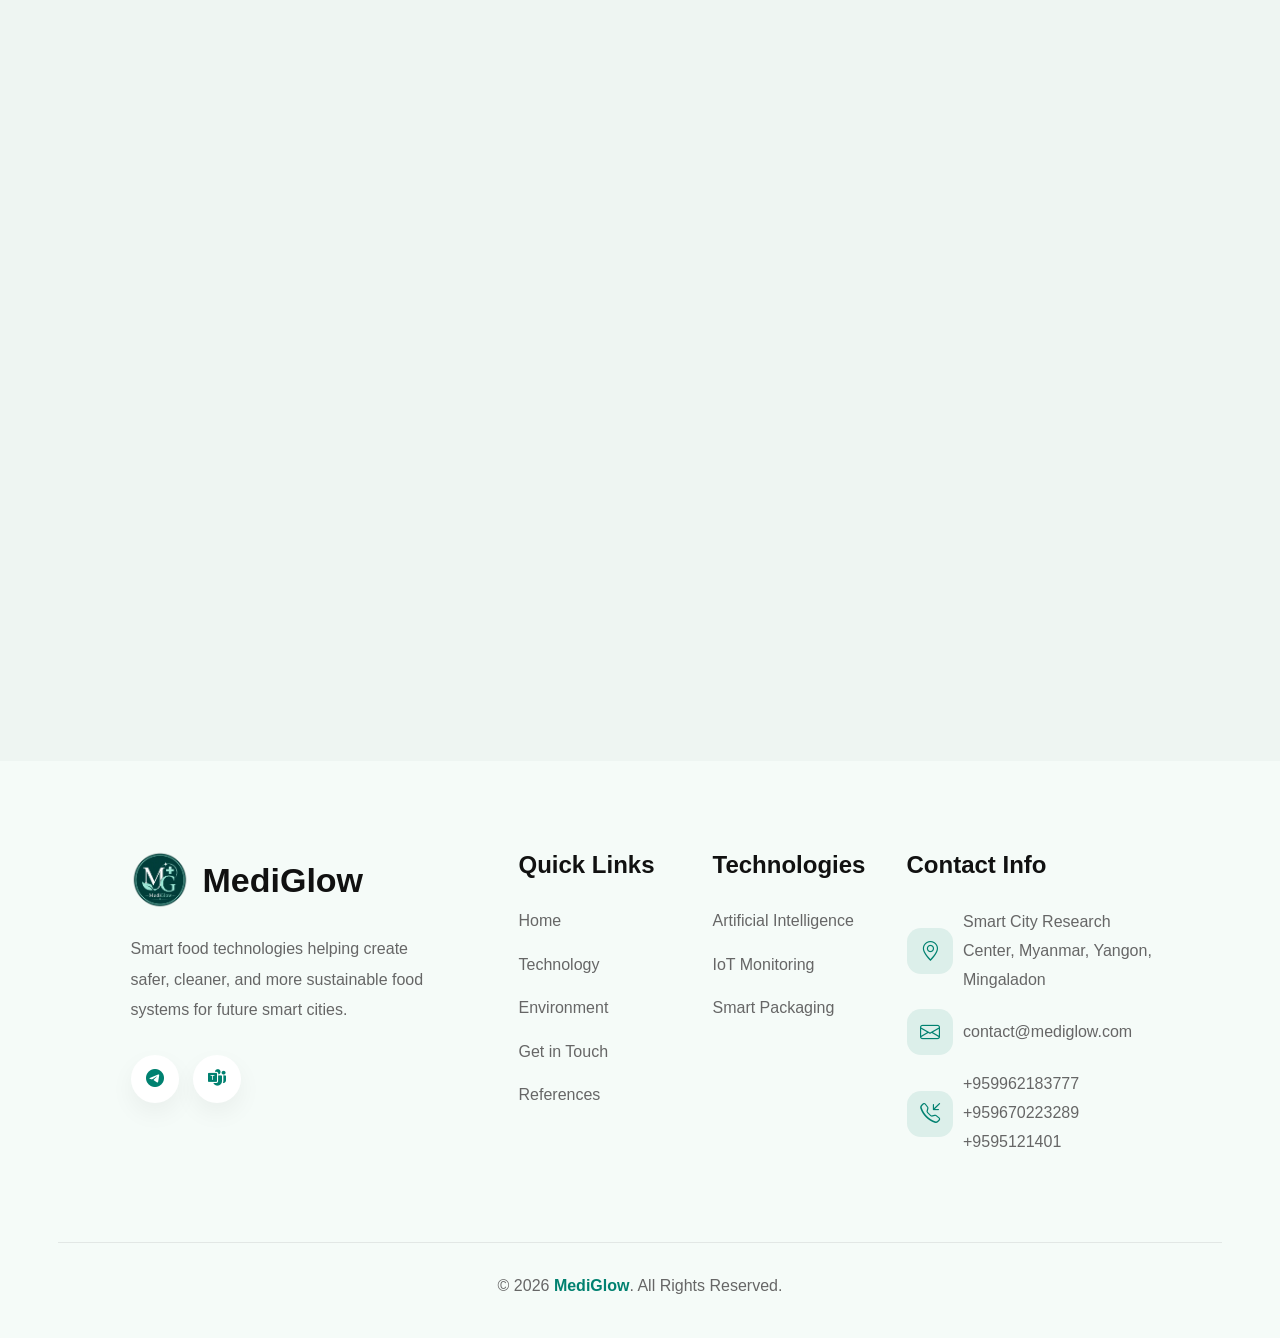
<file: modern_technology.html>
<!DOCTYPE html>
<html lang="en">
<head>
    <meta charset="UTF-8">
    <meta name="viewport" content="width=device-width, initial-scale=1.0, viewport-fit=cover">
    <title>MediGlow | Modern Technology</title>

    <!-- Favicon -->
    <link rel="icon" type="image/png" href="imgs/logo.png">

    <!-- Fonts -->
    <link href="https://fonts.googleapis.com/css2?family=Geist:wght@100..900&family=Poppins:wght@300;400;500;600;700;800&display=swap" rel="stylesheet">

    <!-- Bootstrap 5 CSS -->
    <link href="https://cdn.jsdelivr.net/npm/bootstrap@5.3.8/dist/css/bootstrap.min.css" rel="stylesheet">
    <link href="https://cdn.jsdelivr.net/npm/bootstrap-icons@1.13.1/font/bootstrap-icons.min.css" rel="stylesheet">

    <!-- AOS Animation Library -->
    <link href="https://unpkg.com/aos@2.3.1/dist/aos.css" rel="stylesheet">

    <!-- External CSS Files -->
    <link rel="stylesheet" href="css/base.css">
    <link rel="stylesheet" href="css/layout.css">
    <link rel="stylesheet" href="css/components.css">
    <link rel="stylesheet" href="css/pages.css">
    <link rel="stylesheet" href="css/modern_technology.css">
    <link rel="stylesheet" href="css/footer.css">

    <style>
        .showcase_panel{
            background:
                linear-gradient(rgba(8,15,30,0.85),
                rgba(8,15,30,0.88)),
                url(img/future_grid.avif);
        }
        @media (max-width: 992px) and (min-width: 576px) {
            .solution_dropdown {
                left: 50% !important;
                transform: translateX(-50%) !important;
            }
        }
    </style>
</head>
<body>
    <input type="radio" name="auth-panel" id="auth-form-fill" hidden checked>
    <input type="radio" name="auth-panel" id="auth-link-fill" hidden>

    <header>
        <nav class="navbar navbar-expand-lg" aria-label="Main navigation">
            <div class="container-fluid">
                <a href="index.html" class="navbar-brand ms-lg-3" aria-label="MediGlow Home">
                    <img src="imgs/logo.png" alt="MediGlow logo - Smart City Food Safety" width="50" height="50">
                </a>
                <button type="button" class="navbar-toggler me-2" data-bs-toggle="offcanvas" data-bs-target="#offcanvas_nav" aria-controls="offcanvas_nav" aria-expanded="false" aria-label="Toggle navigation menu">
                    <span class="navbar-toggler-icon"></span>
                </button>

                <div class="collapse navbar-collapse" id="nav_id">
                    <ul class="navbar-nav mx-auto" role="menubar">
                        <li class="nav-item" role="none">
                            <a class="nav-link nav_link_color" href="index.html" role="menuitem">Home</a>
                        </li>
                        <li class="nav-item dropdown" role="none">
                            <a href="#" class="nav-link nav_link_color dropdown-toggle" data-bs-toggle="dropdown" role="menuitem" aria-haspopup="true" aria-expanded="false">Problems</a>
                            <ul class="dropdown-menu dropdown_menu_for_nav_items">
                                <li>
                                    <div class="row g-1">
                                        <div class="col-md-6">
                                            <a class="dropdown-item" href="consumer.html">
                                                <div class="row g-0 align-items-center">
                                                    <div class="col-3 text-center dropdown_text_icon_box">
                                                        <i class="bi bi-bandaid-fill" aria-hidden="true"></i>
                                                    </div>
                                                    <div class="col-9 dropdown_text_section ps-2">
                                                        <h6>Consumers</h6>
                                                        <p>Health issues</p>
                                                    </div>
                                                </div>
                                            </a>
                                        </div>
                                        <div class="col-md-6">
                                            <a class="dropdown-item" href="food_challenges_page.html">
                                                <div class="row g-0 align-items-center">
                                                    <div class="col-3 text-center dropdown_text_icon_box">
                                                        <i class="bi bi-fork-knife" aria-hidden="true"></i>
                                                    </div>
                                                    <div class="col-9 dropdown_text_section ps-2">
                                                        <h6>Unsafe Food</h6>
                                                        <p>Food safety risks</p>
                                                    </div>
                                                </div>
                                            </a>
                                        </div>
                                    </div>
                                </li>
                                <li>
                                    <div class="row g-1 mt-1">
                                        <div class="col-md-6">
                                            <a class="dropdown-item" href="industry.html">
                                                <div class="row g-0 align-items-center">
                                                    <div class="col-3 text-center dropdown_text_icon_box">
                                                        <i class="bi bi-exclamation-triangle-fill" aria-hidden="true"></i>
                                                    </div>
                                                    <div class="col-9 dropdown_text_section ps-2">
                                                        <h6>Industry</h6>
                                                        <p>Environmental impact</p>
                                                    </div>
                                                </div>
                                            </a>
                                        </div>
                                        <div class="col-md-6">
                                            <a class="dropdown-item" href="environment.html">
                                                <div class="row g-0 align-items-center">
                                                    <div class="col-3 text-center dropdown_text_icon_box">
                                                        <i class="bi bi-tree-fill" aria-hidden="true"></i>
                                                    </div>
                                                    <div class="col-9 dropdown_text_section ps-2">
                                                        <h6>Environment</h6>
                                                        <p>Pollution impact</p>
                                                    </div>
                                                </div>
                                            </a>
                                        </div>
                                    </div>
                                </li>
                            </ul>
                        </li>
                        <li class="nav-item dropdown" role="none">
                            <a href="#" class="nav-link nav_link_color dropdown-toggle" data-bs-toggle="dropdown" role="menuitem" aria-haspopup="true" aria-expanded="false">Solutions</a>
                            <ul class="dropdown-menu dropdown_menu_for_nav_items">
                                <li>
                                    <div class="row g-1">
                                        <div class="col-md-6">
                                            <a class="dropdown-item" href="ai_detection.html">
                                                <div class="row g-0 align-items-center">
                                                    <div class="col-3 text-center dropdown_text_icon_box">
                                                        <i class="bi bi-search" aria-hidden="true"></i>
                                                    </div>
                                                    <div class="col-9 dropdown_text_section ps-2">
                                                        <h6>AI Detection</h6>
                                                        <p>Smart scanning</p>
                                                    </div>
                                                </div>
                                            </a>
                                        </div>
                                        <div class="col-md-6">
                                            <a class="dropdown-item" href="smart_packaging.html">
                                                <div class="row g-0 align-items-center">
                                                    <div class="col-3 text-center dropdown_text_icon_box">
                                                        <i class="bi bi-box-seam-fill" aria-hidden="true"></i>
                                                    </div>
                                                    <div class="col-9 dropdown_text_section ps-2">
                                                        <h6>Smart Packaging</h6>
                                                        <p>Freshness tracking</p>
                                                    </div>
                                                </div>
                                            </a>
                                        </div>
                                        <div class="col-md-6">
                                            <a class="dropdown-item" href="modern_technology.html">
                                                <div class="row g-0 align-items-center">
                                                    <div class="col-3 text-center dropdown_text_icon_box">
                                                        <i class="bi bi-cpu" aria-hidden="true"></i>
                                                    </div>
                                                    <div class="col-9 dropdown_text_section ps-2">
                                                        <h6>Modern Technology</h6>
                                                        <p>Sensers & apps</p>
                                                    </div>
                                                </div>
                                            </a>
                                        </div>
                                    </div>
                                </li>
                            </ul>
                        </li>
                        <li class="nav-item" role="none">
                            <a class="nav-link nav_link_color" href="awareness.html" role="menuitem">Awareness</a>
                        </li>
                        <li class="nav-item" role="none">
                            <a class="nav-link nav_link_color" href="global_view.html" role="menuitem">Global View</a>
                        </li>
                    </ul>
                    <ul class="navbar-nav me-lg-3" role="menubar">
                        <li class="nav-item" role="none">
                            <a class="nav-link nav_link_color" href="get_in_touch.html" role="menuitem">Get In Touch</a>
                        </li>
                    </ul>

                    <!-- Logged-in user dropdown (large screens) -->
                    <div class="auth-user dropdown logged_in_lg me-lg-4">
                        <a href="#" class="d-flex align-items-center nav-link dropdown-toggle" data-bs-toggle="dropdown" aria-haspopup="true" aria-expanded="false" aria-label="User menu">
                            <span class="rounded-circle bg-secondary d-flex align-items-center justify-content-center text-white" style="width:32px;height:32px;font-size:0.8rem;" aria-hidden="true">A</span>
                        </a>
                        <ul class="dropdown-menu dropdown-menu-end dropdown_menu_for_profile">
                            <li class="px-3 py-2"><div style="font-weight:600;">Anonymous</div></li>
                            <li><hr class="dropdown-divider"></li>
                            <li><a class="dropdown-item" href="#">Profile</a></li>
                            <li>
                                <label for="auth-guest" class="dropdown-item text-danger" style="cursor:pointer;">Logout</label>
                            </li>
                        </ul>
                    </div>

                    <!-- Guest login button (large screens) -->
                    <div class="dropdown logged_out d-none d-lg-flex pe-lg-3">
                        <a href="#" class="nav-user-icon-btn dropdown-toggle" data-bs-toggle="dropdown" aria-haspopup="true" aria-expanded="false" aria-label="Login or sign up">
                            <i class="bi bi-person-fill" aria-hidden="true"></i>
                        </a>
                        <ul class="dropdown-menu dropdown-menu-end dropdown_menu_for_profile">
                            <li><a class="dropdown-item" href="#modal_login" data-bs-toggle="modal">Login</a></li>
                            <li><a class="dropdown-item" href="#modal_register" data-bs-toggle="modal">Sign Up</a></li>
                        </ul>
                    </div>
                </div>

                <!-- Offcanvas mobile menu -->
                <div class="offcanvas offcanva_for_small_devices offcanvas-end d-lg-none" id="offcanvas_nav" tabindex="-1" aria-label="Mobile navigation menu">
                    <div class="offcanvas-header offcanva_header_for_navbar">
                        <a href="index.html" class="navbar-brand">
                            <img src="imgs/logo.png" height="32" alt="MediGlow">
                        </a>
                        <button type="button" class="btn-close btn-close-white pe-4" data-bs-dismiss="offcanvas" aria-label="Close menu"></button>
                    </div>

                    <div class="offcanvas-body px-4 pt-3">
                        <ul class="navbar-nav">

                            <li class="nav-item mt-2">
                                <div class="row">
                                    <div class="col-sm-5">
                                        <a class="nav-link nav_link_color" href="index.html">Home</a>
                                    </div>
                                    <div class="col-sm-5">
                                        <a class="nav-link nav_link_color" href="awareness.html">Awareness</a>
                                    </div>
                                </div>
                            </li>

                            <li class="nav-item mt-2">
                                <div class="row">

                                    <div class="col-sm-5">
                                        <a href="#" class="nav-link nav_link_color dropdown-toggle" data-bs-toggle="dropdown" role="menuitem" aria-haspopup="true" aria-expanded="false">Problems</a>

                                        <ul class="dropdown-menu dropdown_menu_for_nav_items">
                                            <li>
                                                <div class="row g-1">
                                                    <div class="col-md-12">
                                                        <a class="dropdown-item" href="consumer.html">
                                                            <div class="row g-0 align-items-center">
                                                                <div class="col-3 text-center dropdown_text_icon_box">
                                                                    <i class="bi bi-bandaid-fill" aria-hidden="true"></i>
                                                                </div>
                                                                <div class="col-9 dropdown_text_section ps-2">
                                                                    <h6>Consumers</h6>
                                                                    <p>Health issues</p>
                                                                </div>
                                                            </div>
                                                        </a>
                                                    </div>

                                                    <div class="col-md-12">
                                                        <a class="dropdown-item" href="food_challenges_page.html">
                                                            <div class="row g-0 align-items-center">
                                                                <div class="col-3 text-center dropdown_text_icon_box">
                                                                    <i class="bi bi-fork-knife" aria-hidden="true"></i>
                                                                </div>
                                                                <div class="col-9 dropdown_text_section ps-2">
                                                                    <h6>Unsafe Food</h6>
                                                                    <p>Food safety risks</p>
                                                                </div>
                                                            </div>
                                                        </a>
                                                    </div>
                                                </div>
                                            </li>

                                            <li>
                                                <div class="row g-1 mt-1">
                                                    <div class="col-md-12">
                                                        <a class="dropdown-item" href="industry.html">
                                                            <div class="row g-0 align-items-center">
                                                                <div class="col-3 text-center dropdown_text_icon_box">
                                                                    <i class="bi bi-exclamation-triangle-fill" aria-hidden="true"></i>
                                                                </div>
                                                                <div class="col-9 dropdown_text_section ps-2">
                                                                    <h6>Industry</h6>
                                                                    <p>Environmental impact</p>
                                                                </div>
                                                            </div>
                                                        </a>
                                                    </div>

                                                    <div class="col-md-12">
                                                        <a class="dropdown-item" href="environment.html">
                                                            <div class="row g-0 align-items-center">
                                                                <div class="col-3 text-center dropdown_text_icon_box">
                                                                    <i class="bi bi-tree-fill" aria-hidden="true"></i>
                                                                </div>
                                                                <div class="col-9 dropdown_text_section ps-2">
                                                                    <h6>Environment</h6>
                                                                    <p>Pollution impact</p>
                                                                </div>
                                                            </div>
                                                        </a>
                                                    </div>
                                                </div>
                                            </li>
                                        </ul>
                                    </div>

                                    <div class="col-sm-5">
                                        <a href="#" class="nav-link nav_link_color dropdown-toggle" data-bs-toggle="dropdown" role="menuitem" aria-haspopup="true" aria-expanded="false">Solutions</a>
                                        <ul class="dropdown-menu solution_dropdown dropdown_menu_for_nav_items">
                                            <li>
                                                <div class="row g-1">

                                                    <div class="col-md-12">
                                                        <a class="dropdown-item" href="ai_detection.html">
                                                            <div class="row g-0 align-items-center">
                                                                <div class="col-3 text-center dropdown_text_icon_box">
                                                                    <i class="bi bi-search" aria-hidden="true"></i>
                                                                </div>
                                                                <div class="col-9 dropdown_text_section ps-2">
                                                                    <h6>AI Detection</h6>
                                                                    <p>Smart scanning</p>
                                                                </div>
                                                            </div>
                                                        </a>
                                                    </div>

                                                    <div class="col-md-12">
                                                        <a class="dropdown-item" href="smart_packaging.html">
                                                            <div class="row g-0 align-items-center">
                                                                <div class="col-3 text-center dropdown_text_icon_box">
                                                                    <i class="bi bi-box-seam-fill" aria-hidden="true"></i>
                                                                </div>
                                                                <div class="col-9 dropdown_text_section ps-2">
                                                                    <h6>Smart Packaging</h6>
                                                                    <p>Freshness tracking</p>
                                                                </div>
                                                            </div>
                                                        </a>
                                                    </div>

                                                    <div class="col-md-12">
                                                        <a class="dropdown-item" href="modern_technology.html">
                                                            <div class="row g-0 align-items-center">
                                                                <div class="col-3 text-center dropdown_text_icon_box">
                                                                    <i class="bi bi-cpu" aria-hidden="true"></i>
                                                                </div>
                                                                <div class="col-9 dropdown_text_section ps-2">
                                                                    <h6>Modern Technology</h6>
                                                                    <p>Sensers & apps</p>
                                                                </div>
                                                            </div>
                                                        </a>
                                                    </div>

                                                </div>
                                            </li>
                                        </ul>
                                    </div>

                                </div>
                            </li>

                            <li class="nav-item mt-2">
                                <div class="row">
                                    <div class="col-sm-5">
                                        <a class="nav-link nav_link_color" href="get_in_touch.html">Get in Touch</a>
                                    </div>
                                    <div class="col-sm-5">
                                        <a class="nav-link nav_link_color" href="global_view.html">Global View</a>
                                    </div>
                                </div>
                            </li>

                        </ul>

                        <hr style="border-color:rgba(255,255,255,0.3);">

                        <div class="d-flex justify-content-center logged_out gap-3">
                            <a href="#modal_login_sm" data-bs-toggle="modal" class="btn btn-outline-light btn-sm">Login</a>
                            <a href="#modal_register_sm" data-bs-toggle="modal" class="btn btn-light btn-sm">Sign Up</a>
                        </div>
                    </div>
                </div>
            </div>
        </nav>
    </header>



    <!-- Large Login Modal -->
    <div class="modal fade" data-bs-backdrop="static" id="modal_login" tabindex="-1" aria-hidden="true">
        <div class="modal-dialog modal-dialog-centered modal-xl">
            <div class="modal-content position-relative">

                <button type="button"
                    class="btn-close position-absolute top-0 end-0 m-3 btn-close-white"
                    data-bs-dismiss="modal"
                    style="z-index:10;"
                    aria-label="Close login modal">
                </button>

                <div class="row g-0">

                    <div class="col-md-6 modal-image-col"
                        style="background-image: url('img/login_signup.jpg');"
                        role="img"
                        aria-label="Myanmar traditional dish">
                    </div>

                    <div class="col-md-6 modal-form-col">

                        <div class="form-scroll">

                            <h2 class="auth-title">Welcome back</h2>

                            <div class="form_fill">

                                <div class="mb-3">
                                    <input class="auth-email-input"
                                        type="email"
                                        placeholder="Email address"
                                        aria-label="Email address">
                                </div>

                                <div class="mb-3">
                                    <input class="auth-email-input"
                                        type="password"
                                        placeholder="Password"
                                        aria-label="Password">
                                </div>

                                <div class="text-end mb-3">
                                    <a href="#modal_forgot"
                                        data-bs-toggle="modal"
                                        style="color: var(--medi-primary);">
                                        Forgot password?
                                    </a>
                                </div>

                                <label class="auth-email-btn"
                                    for="auth-logged"
                                    data-bs-dismiss="modal">
                                    Log In
                                </label>

                                <hr class="auth-divider">

                                <p class="text-center social-toggle-text mb-0">
                                    or continue with
                                    <label class="login_form" for="auth-link-fill">
                                        social accounts
                                    </label>
                                </p>

                            </div>

                            <div class="link_fill">

                                <label class="auth-social-btn"
                                    for="auth-logged"
                                    data-bs-dismiss="modal">

                                    <svg width="18" height="18" viewBox="0 0 48 48" aria-hidden="true">
                                        <path fill="#EA4335"
                                            d="M24 9.5c3.54 0 6.71 1.22 9.21 3.6l6.85-6.85C35.9 2.38 30.47 0 24 0 14.62 0 6.51 5.38 2.56 13.22l7.98 6.19C12.43 13.72 17.74 9.5 24 9.5z" />
                                        <path fill="#4285F4"
                                            d="M46.98 24.55c0-1.57-.15-3.09-.38-4.55H24v9.02h12.94c-.58 2.96-2.26 5.48-4.78 7.18l7.73 6c4.51-4.18 7.09-10.36 7.09-17.65z" />
                                        <path fill="#FBBC05"
                                            d="M10.53 28.59a14.5 14.5 0 0 1 0-9.18l-7.98-6.19a24.08 24.08 0 0 0 0 21.56l7.98-6.19z" />
                                        <path fill="#34A853"
                                            d="M24 48c6.48 0 11.93-2.13 15.89-5.81l-7.73-6c-2.15 1.45-4.92 2.3-8.16 2.3-6.26 0-11.57-4.22-13.47-9.91l-7.98 6.19C6.51 42.62 14.62 48 24 48z" />
                                    </svg>

                                    Continue with Google
                                </label>

                                <label class="auth-social-btn"
                                    for="auth-logged"
                                    data-bs-dismiss="modal">

                                    <svg width="18" height="18" viewBox="0 0 16 16" aria-hidden="true">
                                        <path d="M8 0C3.58 0 0 3.58 0 8c0 3.54 2.29 6.53 5.47 7.59.4.07.55-.17.55-.38 0-.19-.01-.82-.01-1.49-2.01.37-2.53-.49-2.69-.94-.09-.23-.48-.94-.82-1.13-.28-.15-.68-.52-.01-.53.63-.01 1.08.58 1.23.82.72 1.21 1.87.87 2.33.66.07-.52.28-.87.51-1.07-1.78-.2-3.64-.89-3.64-3.95 0-.87.31-1.59.82-2.15-.08-.2-.36-1.02.08-2.12 0 0 .67-.21 2.2.82.64-.18 1.32-.27 2-.27.68 0 1.36.09 2 .27 1.53-1.04 2.2-.82 2.2-.82.44 1.1.16 1.92.08 2.12.51.56.82 1.27.82 2.15 0 3.07-1.87 3.75-3.65 3.95.29.25.54.73.54 1.48 0 1.07-.01 1.93-.01 2.2 0 .21.15.46.55.38A8.013 8.013 0 0 0 16 8c0-4.42-3.58-8-8-8z" />
                                    </svg>

                                    Continue with GitHub
                                </label>

                                <label class="auth-social-btn"
                                    for="auth-logged"
                                    data-bs-dismiss="modal">

                                    <svg width="18" height="18" viewBox="0 0 24 24" aria-hidden="true">
                                        <path d="M17.05 20.28c-.98.95-2.05.8-3.08.35-1.09-.46-2.09-.48-3.24 0-1.44.62-2.2.44-3.06-.35C2.79 15.25 3.51 7.59 9.05 7.31c1.35.07 2.29.74 3.08.8 1.18-.24 2.31-.93 3.57-.84 1.51.12 2.65.72 3.4 1.8-3.12 1.87-2.38 5.98.48 7.13-.57 1.5-1.31 2.99-2.54 4.09zM12.03 7.25c-.15-2.23 1.66-4.07 3.74-4.25.29 2.58-2.34 4.5-3.74 4.25z" />
                                    </svg>

                                    Continue with Apple
                                </label>

                                <hr class="auth-divider">

                                <p class="text-center social-toggle-text mb-0">
                                    <label class="login_form" for="auth-form-fill">
                                        Login with email & password?
                                    </label>
                                </p>

                            </div>

                            <div class="auth-signup-link">
                                Don't have an account?
                                <a href="#modal_register"
                                    data-bs-toggle="modal"
                                    data-bs-target="#modal_register"
                                    data-bs-dismiss="modal">
                                    Sign Up
                                </a>
                            </div>

                        </div>

                        <div class="auth-footer">
                            <a href="#">Terms</a>
                            <a href="#">Privacy Policy</a>
                        </div>

                    </div>

                </div>

            </div>
        </div>
    </div>

    <!-- Large Register Modal -->
    <div class="modal fade"
        data-bs-backdrop="static"
        id="modal_register"
        tabindex="-1"
        aria-hidden="true">

        <div class="modal-dialog modal-dialog-centered modal-xl">

            <div class="modal-content position-relative">

                <button type="button"
                    class="btn-close position-absolute top-0 end-0 m-3 btn-close-white"
                    data-bs-dismiss="modal"
                    style="z-index:10;"
                    aria-label="Close register modal">
                </button>

                <div class="row g-0">

                    <!-- Left Image -->
                    <div class="col-md-6 modal-image-col"
                        style="background-image: url('img/login_signup.jpg');"
                        role="img"
                        aria-label="Myanmar traditional dish">
                    </div>

                    <!-- Right Form -->
                    <div class="col-md-6 modal-form-col">

                        <div class="form-scroll">

                            <h2 class="auth-title">
                                Create your account
                            </h2>

                            <!-- Email Form -->
                            <div class="form_fill">

                                <div class="mb-3">
                                    <input class="auth-email-input"
                                        type="text"
                                        placeholder="Username"
                                        aria-label="Username">
                                </div>

                                <div class="mb-3">
                                    <input class="auth-email-input"
                                        type="email"
                                        placeholder="Email address"
                                        aria-label="Email address">
                                </div>

                                <div class="mb-3">
                                    <input class="auth-email-input"
                                        type="password"
                                        placeholder="Password"
                                        aria-label="Password">
                                </div>

                                <label class="auth-email-btn"
                                    for="auth-logged"
                                    data-bs-dismiss="modal">
                                    Sign Up
                                </label>

                                <hr class="auth-divider">

                                <p class="text-center social-toggle-text mb-0">
                                    or continue with
                                    <label class="login_form" for="auth-link-fill">
                                        social accounts
                                    </label>
                                </p>

                            </div>

                            <!-- Social Login -->
                            <div class="link_fill">

                                <!-- Google -->
                                <label class="auth-social-btn"
                                    for="auth-logged"
                                    data-bs-dismiss="modal">

                                    <svg width="18"
                                        height="18"
                                        viewBox="0 0 48 48"
                                        aria-hidden="true">

                                        <path fill="#EA4335"
                                            d="M24 9.5c3.54 0 6.71 1.22 9.21 3.6l6.85-6.85C35.9 2.38 30.47 0 24 0 14.62 0 6.51 5.38 2.56 13.22l7.98 6.19C12.43 13.72 17.74 9.5 24 9.5z" />

                                        <path fill="#4285F4"
                                            d="M46.98 24.55c0-1.57-.15-3.09-.38-4.55H24v9.02h12.94c-.58 2.96-2.26 5.48-4.78 7.18l7.73 6c4.51-4.18 7.09-10.36 7.09-17.65z" />

                                        <path fill="#FBBC05"
                                            d="M10.53 28.59a14.5 14.5 0 0 1 0-9.18l-7.98-6.19a24.08 24.08 0 0 0 0 21.56l7.98-6.19z" />

                                        <path fill="#34A853"
                                            d="M24 48c6.48 0 11.93-2.13 15.89-5.81l-7.73-6c-2.15 1.45-4.92 2.3-8.16 2.3-6.26 0-11.57-4.22-13.47-9.91l-7.98 6.19C6.51 42.62 14.62 48 24 48z" />
                                    </svg>

                                    Continue with Google
                                </label>

                                <!-- GitHub -->
                                <label class="auth-social-btn"
                                    for="auth-logged"
                                    data-bs-dismiss="modal">

                                    <svg width="18"
                                        height="18"
                                        viewBox="0 0 16 16"
                                        aria-hidden="true">

                                        <path d="M8 0C3.58 0 0 3.58 0 8c0 3.54 2.29 6.53 5.47 7.59.4.07.55-.17.55-.38 0-.19-.01-.82-.01-1.49-2.01.37-2.53-.49-2.69-.94-.09-.23-.48-.94-.82-1.13-.28-.15-.68-.52-.01-.53.63-.01 1.08.58 1.23.82.72 1.21 1.87.87 2.33.66.07-.52.28-.87.51-1.07-1.78-.2-3.64-.89-3.64-3.95 0-.87.31-1.59.82-2.15-.08-.2-.36-1.02.08-2.12 0 0 .67-.21 2.2.82.64-.18 1.32-.27 2-.27.68 0 1.36.09 2 .27 1.53-1.04 2.2-.82 2.2-.82.44 1.1.16 1.92.08 2.12.51.56.82 1.27.82 2.15 0 3.07-1.87 3.75-3.65 3.95.29.25.54.73.54 1.48 0 1.07-.01 1.93-.01 2.2 0 .21.15.46.55.38A8.013 8.013 0 0 0 16 8c0-4.42-3.58-8-8-8z" />
                                    </svg>

                                    Continue with GitHub
                                </label>

                                <!-- Apple -->
                                <label class="auth-social-btn"
                                    for="auth-logged"
                                    data-bs-dismiss="modal">

                                    <svg width="18"
                                        height="18"
                                        viewBox="0 0 24 24"
                                        aria-hidden="true">

                                        <path d="M17.05 20.28c-.98.95-2.05.8-3.08.35-1.09-.46-2.09-.48-3.24 0-1.44.62-2.2.44-3.06-.35C2.79 15.25 3.51 7.59 9.05 7.31c1.35.07 2.29.74 3.08.8 1.18-.24 2.31-.93 3.57-.84 1.51.12 2.65.72 3.4 1.8-3.12 1.87-2.38 5.98.48 7.13-.57 1.5-1.31 2.99-2.54 4.09zM12.03 7.25c-.15-2.23 1.66-4.07 3.74-4.25.29 2.58-2.34 4.5-3.74 4.25z" />
                                    </svg>

                                    Continue with Apple
                                </label>

                                <hr class="auth-divider">

                                <p class="text-center social-toggle-text mb-0">
                                    <label class="login_form" for="auth-form-fill">
                                        Sign up with email & password?
                                    </label>
                                </p>

                            </div>

                            <!-- Bottom Link -->
                            <div class="auth-signup-link">
                                Already have an account?

                                <a href="#modal_login"
                                    data-bs-toggle="modal"
                                    data-bs-dismiss="modal">
                                    Log In
                                </a>
                            </div>

                        </div>

                        <!-- Footer -->
                        <div class="auth-footer">
                            <a href="#">Terms</a>
                            <a href="#">Privacy Policy</a>
                        </div>

                    </div>

                </div>

            </div>

        </div>
    </div>

    <!-- Small Login Modal -->
    <div class="modal fade"
        data-bs-backdrop="static"
        id="modal_login_sm"
        tabindex="-1"
        aria-hidden="true">

        <div class="modal-dialog modal-dialog-centered">

            <div class="modal-content" style="border-radius:20px;">

                <div class="modal-body p-4 position-relative">

                    <button type="button"
                        class="btn-close position-absolute top-0 end-0 m-3"
                        data-bs-dismiss="modal"
                        aria-label="Close">
                    </button>

                    <h2 class="auth-title">
                        Welcome back
                    </h2>

                    <!-- Email Form -->
                    <div class="form_fill">

                        <div class="mb-3">
                            <input class="auth-email-input"
                                type="email"
                                placeholder="Email address"
                                aria-label="Email">
                        </div>

                        <div class="mb-3">
                            <input class="auth-email-input"
                                type="password"
                                placeholder="Password"
                                aria-label="Password">
                        </div>

                        <div class="text-end mb-3">
                            <a href="#modal_forgot"
                                data-bs-toggle="modal"
                                style="color:var(--medi-primary);">
                                Forgot password?
                            </a>
                        </div>

                        <label class="auth-email-btn"
                            for="auth-logged"
                            data-bs-dismiss="modal">
                            Log In
                        </label>

                        <hr class="auth-divider">

                        <p class="text-center social-toggle-text mb-0">
                            or continue with
                            <label class="login_form" for="auth-link-fill">
                                social accounts
                            </label>
                        </p>

                    </div>

                    <!-- Social Login -->
                    <div class="link_fill">

                        <label class="auth-social-btn"
                            for="auth-logged"
                            data-bs-dismiss="modal">
                            Continue with Google
                        </label>

                        <label class="auth-social-btn"
                            for="auth-logged"
                            data-bs-dismiss="modal">
                            Continue with GitHub
                        </label>

                        <label class="auth-social-btn"
                            for="auth-logged"
                            data-bs-dismiss="modal">
                            Continue with Apple
                        </label>

                        <hr class="auth-divider">

                        <p class="text-center social-toggle-text mb-0">
                            <label class="login_form" for="auth-form-fill">
                                Login with email & password?
                            </label>
                        </p>

                    </div>

                    <!-- Bottom Link -->
                    <div class="auth-signup-link">
                        Don't have an account?

                        <a href="#modal_register_sm"
                            data-bs-toggle="modal"
                            data-bs-dismiss="modal">
                            Sign Up
                        </a>
                    </div>

                </div>

            </div>

        </div>

    </div>

    <!-- Small Register Modal -->
    <div class="modal fade"
        data-bs-backdrop="static"
        id="modal_register_sm"
        tabindex="-1"
        aria-hidden="true">

        <div class="modal-dialog modal-dialog-centered">

            <div class="modal-content" style="border-radius:20px;">

                <div class="modal-body p-4 position-relative">

                    <button type="button"
                        class="btn-close position-absolute top-0 end-0 m-3"
                        data-bs-dismiss="modal"
                        aria-label="Close">
                    </button>

                    <h2 class="auth-title">
                        Create your account
                    </h2>

                    <!-- Email Form -->
                    <div class="form_fill">

                        <div class="mb-3">
                            <input class="auth-email-input"
                                type="text"
                                placeholder="Username"
                                aria-label="Username">
                        </div>

                        <div class="mb-3">
                            <input class="auth-email-input"
                                type="email"
                                placeholder="Email address"
                                aria-label="Email">
                        </div>

                        <div class="mb-3">
                            <input class="auth-email-input"
                                type="password"
                                placeholder="Password"
                                aria-label="Password">
                        </div>

                        <button class="auth-email-btn"
                            for="auth-logged"
                            data-bs-dismiss="modal" data-bs-toggle="modal" data-bs-target="#signupModal" >
                            Sign Up
                        </button>

                        <hr class="auth-divider">

                        <p class="text-center social-toggle-text mb-0">
                            or continue with
                            <label class="login_form" for="auth-link-fill">
                                social accounts
                            </label>
                        </p>

                    </div>

                    <!-- Social Login -->
                    <div class="link_fill">

                        <label class="auth-social-btn"
                            for="auth-logged"
                            data-bs-dismiss="modal">
                            Continue with Google
                        </label>

                        <label class="auth-social-btn"
                            for="auth-logged"
                            data-bs-dismiss="modal">
                            Continue with GitHub
                        </label>

                        <label class="auth-social-btn"
                            for="auth-logged"
                            data-bs-dismiss="modal">
                            Continue with Apple
                        </label>

                        <hr class="auth-divider">

                        <p class="text-center social-toggle-text mb-0">
                            <label class="login_form" for="auth-form-fill">
                                Sign up with email & password?
                            </label>
                        </p>

                    </div>

                    <!-- Bottom Link -->
                    <div class="auth-signup-link">
                        Already have an account?

                        <a href="#modal_login_sm"
                            data-bs-toggle="modal"
                            data-bs-dismiss="modal">
                            Log In
                        </a>
                    </div>

                </div>

            </div>

        </div>

    </div>

    <!-- Forgot Password Modal -->
    <div class="modal fade"
        data-bs-backdrop="static"
        id="modal_forgot"
        tabindex="-1"
        aria-hidden="true">

        <div class="modal-dialog modal-dialog-centered">

            <div class="modal-content" style="border-radius:20px;">

                <!-- Header -->
                <div class="modal-header">

                    <h5 class="modal-title">
                        Reset Password
                    </h5>

                    <button type="button"
                        class="btn-close"
                        data-bs-dismiss="modal"
                        aria-label="Close">
                    </button>

                </div>

                <!-- Body -->
                <div class="modal-body">

                    <div class="mb-3">
                        <input class="auth-email-input"
                            type="password"
                            placeholder="New Password"
                            aria-label="New password">
                    </div>

                    <div class="mb-3">
                        <input class="auth-email-input"
                            type="password"
                            placeholder="Confirm Password"
                            aria-label="Confirm password">
                    </div>

                    <label class="auth-email-btn"
                        data-bs-dismiss="modal">
                        Reset
                    </label>

                </div>

            </div>

        </div>

    </div>

    <section class="technology_section py-5">
        <div class="container">
            <!-- Heading -->
            <div class="text-center technology_heading">
                <span class="mini_badge">
                    SMART FOOD INDUSTRY
                </span>
                <h1>
                    Modern Technologies in Food Industries
                </h1>
                <p>
                    Smart technologies are transforming food industries by improving
                    safety, efficiency, sustainability, and product quality through
                    automation, AI, sensors, and advanced digital systems.
                </p>
            </div>

            <!-- Main Feature -->
            <div class="row align-items-center feature_box">
                <!-- Image -->
                <div class="col-lg-5 mb-4 mb-lg-0" data-aos="fade-right">
                    <div class="feature_image">
                        <img src="imgs/future_food.png" alt="Food Technology">
                        <div class="floating_card">
                            <h2>85%</h2>
                            <p>
                                Faster food monitoring using smart technology
                            </p>
                        </div>
                    </div>
                </div>

                <!-- Content -->
                <div class="col-lg-7" data-aos="fade-left">
                    <div class="feature_content">
                        <span class="section_label">
                            FUTURE OF FOOD SAFETY
                        </span>
                        <h2>
                            Smart Systems for <span>Safer Food Production</span>
                        </h2>
                        <p>
                            Modern food industries now use intelligent systems
                            to improve hygiene, reduce contamination, monitor food
                            quality, and create more sustainable production methods.
                        </p>
                        <div class="feature_list">
                            <div class="feature_item2">
                                <i class="bi bi-cpu-fill"></i>
                                <div>
                                    <h5>AI Monitoring</h5>
                                    <p>
                                        AI detects food contamination and quality issues quickly.
                                    </p>
                                </div>
                            </div>

                            <div class="feature_item2">
                                <i class="bi bi-wifi"></i>
                                <div>
                                    <h5>IoT Tracking</h5>
                                    <p>
                                        Smart systems track storage conditions and freshness.
                                    </p>
                                </div>
                            </div>

                            <div class="feature_item2">
                                <i class="bi bi-recycle"></i>
                                <div>
                                    <h5>Sustainable Production</h5>
                                    <p>
                                        Technology helps reduce waste and improve efficiency.
                                    </p>
                                </div>
                            </div>

                        </div>

                    </div>

                </div>

            </div>

            <!-- Technology Section -->
            <div class="technology_showcase mt-5">

                <!-- Left Vertical Timeline -->
                <div class="timeline_side" data-aos="fade-right">

                    <div class="timeline_line"></div>

                    <!-- Item -->
                    <div class="timeline_card">

                        <div class="timeline_icon">
                            <i class="bi bi-cpu-fill"></i>
                        </div>

                        <div class="timeline_content">

                            <span>01</span>

                            <h4>Artificial Intelligence</h4>

                            <p>
                                AI systems detect contamination, damaged products,
                                and food quality issues faster than manual inspection.
                            </p>

                        </div>

                    </div>

                    <!-- Item -->
                    <div class="timeline_card">

                        <div class="timeline_icon">
                            <i class="bi bi-router-fill"></i>
                        </div>

                        <div class="timeline_content">

                            <span>02</span>

                            <h4>Internet of Things</h4>

                            <p>
                                IoT devices monitor freshness, temperature,
                                and storage conditions in real time.
                            </p>

                        </div>

                    </div>

                    <!-- Item -->
                    <div class="timeline_card">
                        <div class="timeline_icon">
                            <i class="bi bi-robot"></i>
                        </div>
                        <div class="timeline_content">
                            <span>03</span>
                            <h4>Automation & Robotics</h4>
                            <p>
                                Smart robots improve food packaging,
                                sorting, labeling, and industrial hygiene.
                            </p>
                        </div>
                    </div>

                    <!-- Item -->
                    <div class="timeline_card">

                        <div class="timeline_icon">
                            <i class="bi bi-robot"></i>
                        </div>

                        <div class="timeline_content">
                            <span>04</span>
                            <h4>Blockchain & Digital Traceability</h4>
                            <p>
                                Blockchain tracks food from farm to table, ensuring transparency and preventing fraud.
                            </p>
                        </div>
                    </div>

                </div>

                <!-- Right Side -->
                <div class="showcase_panel" data-aos="fade-left">

                    <div class="panel_overlay"></div>

                    <div class="showcase_content">

                        <span class="future_tag">
                            FUTURE TECHNOLOGY
                        </span>

                        <h2>
                            Building a <span>Smarter</span> Food Industry
                        </h2>

                        <p>
                            Modern industries now use intelligent monitoring systems,
                            smart packaging, AI detection, and digital tracking
                            to create safer, cleaner, and more sustainable food production.
                        </p>

                        <div class="stats_grid">

                            <div class="stat_box">
                                <h3>24/7</h3>
                                <p>Real-Time Monitoring</p>
                            </div>

                            <div class="stat_box">
                                <h3>AI</h3>
                                <p>Smart Detection Systems</p>
                            </div>

                            <div class="stat_box">
                                <h3>IoT</h3>
                                <p>Connected Food Tracking</p>
                            </div>

                            <div class="stat_box">
                                <h3>85%</h3>
                                <p>Faster Quality Control</p>
                            </div>

                        </div>

                    </div>

                </div>

            </div>

        </div>

    </section>


    <footer class="footer_section">
        <div class="container">
            <div class="row g-5 justify-content-center">
                <!-- Left -->
                <div class="col-lg-4">
                    <div class="footer_logo">
                        <div class="logo_footer">
                            <img src="imgs/logo.png" alt="logo">
                        </div>
                        <h2>MediGlow</h2>
                    </div>
                    <p class="footer_text">
                        Smart food technologies helping create safer,
                        cleaner, and more sustainable food systems
                        for future smart cities.
                    </p>
                    <div class="social_links">
                        <a href="https://t.me/donutehero">
                            <i class="bi bi-telegram"></i>
                        </a>
                        <a href="mailto:shinphonethant@edusnschool.co.uk">
                            <i class="bi bi-microsoft-teams"></i>
                        </a>
                    </div>
                </div>

                <!-- Quick Links -->
                <div class="col-lg-2 col-md-6">
                    <h4 class="footer_title">
                        Quick Links
                    </h4>
                    <ul class="footer_links">
                        <li><a href="index.html">Home</a></li>
                        <li><a href="modern_technology.html">Technology</a></li>
                        <li><a href="environment.html">Environment</a></li>
                        <li><a href="get_in_touch.html">Get in Touch</a></li>
                        <li><a href="https://edusn-my.sharepoint.com/:w:/g/personal/sawlukeylaytharwah_edusnschool_co_uk/IQA7VII9sao8RoQFbBMiV3IVATWGQUy42b-7FMVu-RV_cOE?e=jAO8yl">References</a></li>
                    </ul>
                </div>

                <!-- Technologies -->
                <div class="col-lg-2 col-md-6">
                    <h4 class="footer_title">
                        Technologies
                    </h4>
                    <ul class="footer_links">
                        <li><a href="ai_detection.html">Artificial Intelligence</a></li>
                        <li><a href="modern_technology.html">IoT Monitoring</a></li>
                        <li><a href="smart_packaging.html">Smart Packaging</a></li>
                    </ul>
                </div>
                <!-- Contact -->
                <div class="col-lg-3 col-md-6">
                    <h4 class="footer_title">
                        Contact Info
                    </h4>
                    <div class="row">
                        <div class="contact_item">
                            <div class="col-md-2">
                                <div class="contact_icon">
                                    <i class="bi bi-geo-alt"></i>
                                </div>
                            </div>
                            <div class="col-md-10">
                                <p>
                                    Smart City Research Center,
                                    Myanmar, Yangon, Mingaladon
                                </p>
                            </div>
                        </div>
                    </div>
                    <div class="row">
                        <div class="contact_item">
                            <div class="col-md-2">
                                <div class="contact_icon">
                                    <i class="bi bi-envelope"></i>
                                </div>
                            </div>
                            <div class="col-md-10">
                                <p>
                                    contact@mediglow.com
                                </p>
                            </div>
                        </div>
                    </div>
                    <div class="row">
                        <div class="contact_item">
                            <div class="col-md-2">
                                <div class="contact_icon">
                                    <i class="bi bi-telephone-inbound"></i>
                                </div>
                            </div>
                            <div class="col-md-10">
                                <p>
                                    +959962183777 
                                    +959670223289
                                    +9595121401
                                </p>
                            </div>
                        </div>
                    </div>
                </div>

            <!-- Bottom -->
            <div class="footer_bottom">
                <p>
                    © 2026 <span>MediGlow</span>. All Rights Reserved.
                </p>
            </div>
        </div>
    </footer>

    <!-- Scripts -->
    <script src="https://cdn.jsdelivr.net/npm/bootstrap@5.3.8/dist/js/bootstrap.bundle.min.js"></script>
    <script src="https://unpkg.com/aos@2.3.1/dist/aos.js"></script>
    <script>AOS.init();</script>

</body>
</html>
</file>
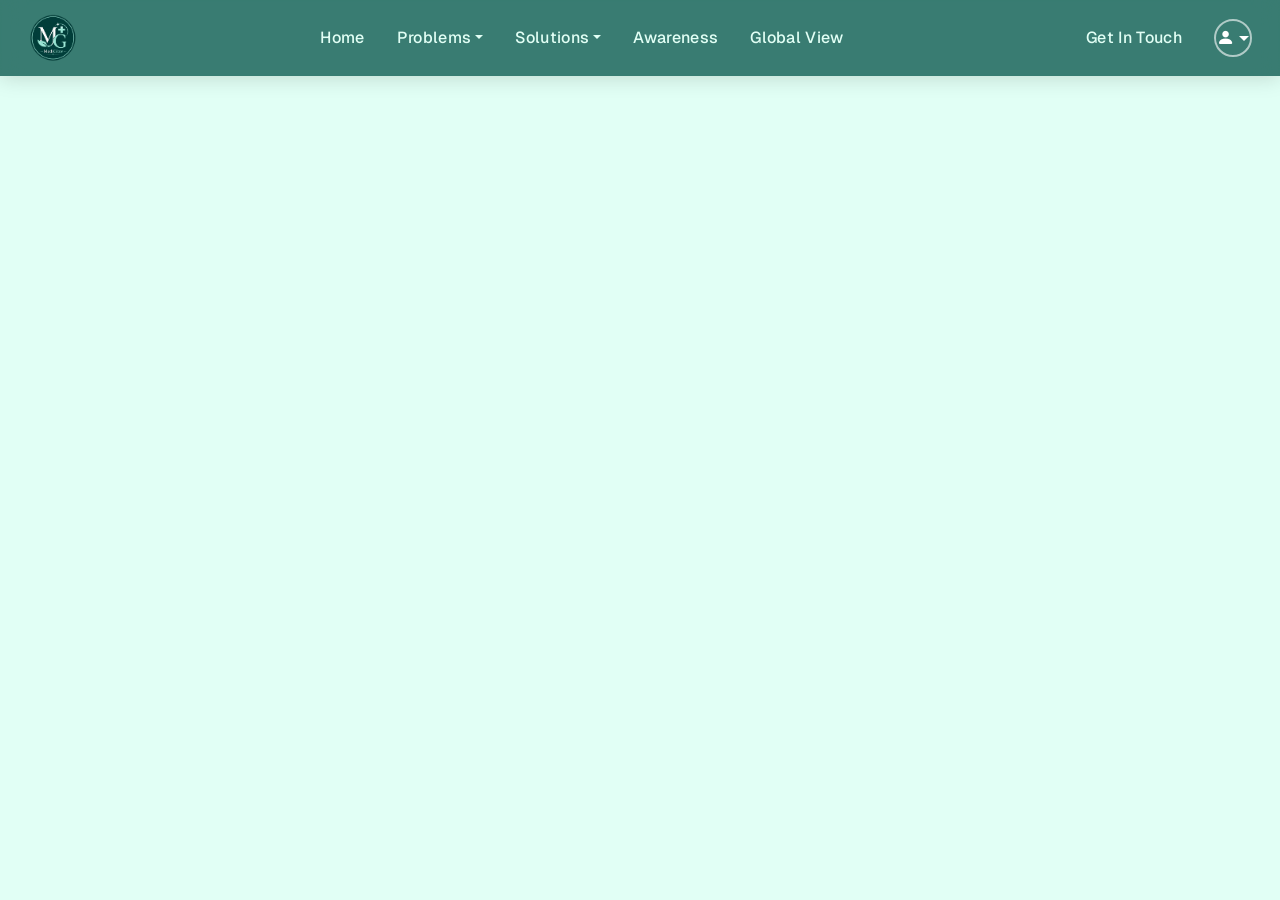
<file: nav.html>
<!DOCTYPE html>
<html lang="en">
<head>
    <meta charset="UTF-8">
    <meta name="viewport" content="width=device-width, initial-scale=1.0">
    <title>MediGlow | </title>
    <!-- Favicon -->
    <link rel="icon" type="image/png" href="imgs/logo.png">
    
    <!-- Fonts -->
    <link href="https://fonts.googleapis.com/css2?family=Geist:wght@100..900&family=Poppins:wght@300;400;500;600;700;800&display=swap" rel="stylesheet">

    <!-- Bootstrap CDN CSS Link -->
    <link href="https://cdn.jsdelivr.net/npm/bootstrap@5.3.8/dist/css/bootstrap.min.css" rel="stylesheet" integrity="sha384-sRIl4kxILFvY47J16cr9ZwB07vP4J8+LH7qKQnuqkuIAvNWLzeN8tE5YBujZqJLB" crossorigin="anonymous">
    
    <!-- Bootstrap CDN Icon Link -->
    <link rel="stylesheet" href="https://cdn.jsdelivr.net/npm/bootstrap-icons@1.13.1/font/bootstrap-icons.min.css">
    
    <!-- AOS CSS Link -->
    <link href="https://unpkg.com/aos@2.3.1/dist/aos.css" rel="stylesheet">

    <!-- External CSS Files -->
    <link rel="stylesheet" href="css/base.css">
    <link rel="stylesheet" href="css/layout.css">
    <link rel="stylesheet" href="css/components.css">
    <link rel="stylesheet" href="css/pages.css">
    <link rel="stylesheet" href="css/footer.css">
    <style>
        html, body {
            overflow-x: hidden;
        }
        @media (max-width: 992px) and (min-width: 576px) {
            .solution_dropdown {
                left: 50% !important;
                transform: translateX(-50%) !important;
            }
        }
    </style>

</head>
<body>
    <input type="radio" name="auth-panel" id="auth-form-fill" hidden checked>
    <input type="radio" name="auth-panel" id="auth-link-fill" hidden>

    <header>
        <nav class="navbar navbar-expand-lg" aria-label="Main navigation">
            <div class="container-fluid">
                <a href="index.html" class="navbar-brand ms-lg-3" aria-label="MediGlow Home">
                    <img src="imgs/logo.png" alt="MediGlow logo - Smart City Food Safety" width="50" height="50">
                </a>
                <button type="button" class="navbar-toggler me-2" data-bs-toggle="offcanvas" data-bs-target="#offcanvas_nav" aria-controls="offcanvas_nav" aria-expanded="false" aria-label="Toggle navigation menu">
                    <span class="navbar-toggler-icon"></span>
                </button>

                <div class="collapse navbar-collapse" id="nav_id">
                    <ul class="navbar-nav mx-auto" role="menubar">
                        <li class="nav-item" role="none">
                            <a class="nav-link nav_link_color" href="index.html" role="menuitem">Home</a>
                        </li>
                        <li class="nav-item dropdown" role="none">
                            <a href="#" class="nav-link nav_link_color dropdown-toggle" data-bs-toggle="dropdown" role="menuitem" aria-haspopup="true" aria-expanded="false">Problems</a>
                            <ul class="dropdown-menu dropdown_menu_for_nav_items">
                                <li>
                                    <div class="row g-1">
                                        <div class="col-md-6">
                                            <a class="dropdown-item" href="consumer.html">
                                                <div class="row g-0 align-items-center">
                                                    <div class="col-3 text-center dropdown_text_icon_box">
                                                        <i class="bi bi-bandaid-fill" aria-hidden="true"></i>
                                                    </div>
                                                    <div class="col-9 dropdown_text_section ps-2">
                                                        <h6>Consumers</h6>
                                                        <p>Health issues</p>
                                                    </div>
                                                </div>
                                            </a>
                                        </div>
                                        <div class="col-md-6">
                                            <a class="dropdown-item" href="food_challenges_page.html">
                                                <div class="row g-0 align-items-center">
                                                    <div class="col-3 text-center dropdown_text_icon_box">
                                                        <i class="bi bi-fork-knife" aria-hidden="true"></i>
                                                    </div>
                                                    <div class="col-9 dropdown_text_section ps-2">
                                                        <h6>Unsafe Food</h6>
                                                        <p>Food safety risks</p>
                                                    </div>
                                                </div>
                                            </a>
                                        </div>
                                    </div>
                                </li>
                                <li>
                                    <div class="row g-1 mt-1">
                                        <div class="col-md-6">
                                            <a class="dropdown-item" href="industry.html">
                                                <div class="row g-0 align-items-center">
                                                    <div class="col-3 text-center dropdown_text_icon_box">
                                                        <i class="bi bi-exclamation-triangle-fill" aria-hidden="true"></i>
                                                    </div>
                                                    <div class="col-9 dropdown_text_section ps-2">
                                                        <h6>Industry</h6>
                                                        <p>Environmental impact</p>
                                                    </div>
                                                </div>
                                            </a>
                                        </div>
                                        <div class="col-md-6">
                                            <a class="dropdown-item" href="environment.html">
                                                <div class="row g-0 align-items-center">
                                                    <div class="col-3 text-center dropdown_text_icon_box">
                                                        <i class="bi bi-tree-fill" aria-hidden="true"></i>
                                                    </div>
                                                    <div class="col-9 dropdown_text_section ps-2">
                                                        <h6>Environment</h6>
                                                        <p>Pollution impact</p>
                                                    </div>
                                                </div>
                                            </a>
                                        </div>
                                    </div>
                                </li>
                            </ul>
                        </li>
                        <li class="nav-item dropdown" role="none">
                            <a href="#" class="nav-link nav_link_color dropdown-toggle" data-bs-toggle="dropdown" role="menuitem" aria-haspopup="true" aria-expanded="false">Solutions</a>
                            <ul class="dropdown-menu dropdown_menu_for_nav_items">
                                <li>
                                    <div class="row g-1">
                                        <div class="col-md-6">
                                            <a class="dropdown-item" href="ai_detection.html">
                                                <div class="row g-0 align-items-center">
                                                    <div class="col-3 text-center dropdown_text_icon_box">
                                                        <i class="bi bi-search" aria-hidden="true"></i>
                                                    </div>
                                                    <div class="col-9 dropdown_text_section ps-2">
                                                        <h6>AI Detection</h6>
                                                        <p>Smart scanning</p>
                                                    </div>
                                                </div>
                                            </a>
                                        </div>
                                        <div class="col-md-6">
                                            <a class="dropdown-item" href="smart_packaging.html">
                                                <div class="row g-0 align-items-center">
                                                    <div class="col-3 text-center dropdown_text_icon_box">
                                                        <i class="bi bi-box-seam-fill" aria-hidden="true"></i>
                                                    </div>
                                                    <div class="col-9 dropdown_text_section ps-2">
                                                        <h6>Smart Packaging</h6>
                                                        <p>Freshness tracking</p>
                                                    </div>
                                                </div>
                                            </a>
                                        </div>
                                        <div class="col-md-6">
                                            <a class="dropdown-item" href="modern_technology.html">
                                                <div class="row g-0 align-items-center">
                                                    <div class="col-3 text-center dropdown_text_icon_box">
                                                        <i class="bi bi-cpu" aria-hidden="true"></i>
                                                    </div>
                                                    <div class="col-9 dropdown_text_section ps-2">
                                                        <h6>Modern Technology</h6>
                                                        <p>Sensers & apps</p>
                                                    </div>
                                                </div>
                                            </a>
                                        </div>
                                    </div>
                                </li>
                            </ul>
                        </li>
                        <li class="nav-item" role="none">
                            <a class="nav-link nav_link_color" href="awareness.html" role="menuitem">Awareness</a>
                        </li>
                        <li class="nav-item" role="none">
                            <a class="nav-link nav_link_color" href="global_view.html" role="menuitem">Global View</a>
                        </li>
                    </ul>
                    <ul class="navbar-nav me-lg-3" role="menubar">
                        <li class="nav-item" role="none">
                            <a class="nav-link nav_link_color" href="get_in_touch.html" role="menuitem">Get In Touch</a>
                        </li>
                    </ul>

                    <!-- Logged-in user dropdown (large screens) -->
                    <div class="auth-user dropdown logged_in_lg me-lg-4">
                        <a href="#" class="d-flex align-items-center nav-link dropdown-toggle" data-bs-toggle="dropdown" aria-haspopup="true" aria-expanded="false" aria-label="User menu">
                            <span class="rounded-circle bg-secondary d-flex align-items-center justify-content-center text-white" style="width:32px;height:32px;font-size:0.8rem;" aria-hidden="true">A</span>
                        </a>
                        <ul class="dropdown-menu dropdown-menu-end dropdown_menu_for_profile">
                            <li class="px-3 py-2"><div style="font-weight:600;">Anonymous</div></li>
                            <li><hr class="dropdown-divider"></li>
                            <li><a class="dropdown-item" href="#">Profile</a></li>
                            <li>
                                <label for="auth-guest" class="dropdown-item text-danger" style="cursor:pointer;">Logout</label>
                            </li>
                        </ul>
                    </div>

                    <!-- Guest login button (large screens) -->
                    <div class="dropdown logged_out d-none d-lg-flex pe-lg-3">
                        <a href="#" class="nav-user-icon-btn dropdown-toggle" data-bs-toggle="dropdown" aria-haspopup="true" aria-expanded="false" aria-label="Login or sign up">
                            <i class="bi bi-person-fill" aria-hidden="true"></i>
                        </a>
                        <ul class="dropdown-menu dropdown-menu-end dropdown_menu_for_profile">
                            <li><a class="dropdown-item" href="#modal_login" data-bs-toggle="modal">Login</a></li>
                            <li><a class="dropdown-item" href="#modal_register" data-bs-toggle="modal">Sign Up</a></li>
                        </ul>
                    </div>
                </div>

                <!-- Offcanvas mobile menu -->
                <div class="offcanvas offcanva_for_small_devices offcanvas-end d-lg-none" id="offcanvas_nav" tabindex="-1" aria-label="Mobile navigation menu">
                    <div class="offcanvas-header offcanva_header_for_navbar">
                        <a href="index.html" class="navbar-brand">
                            <img src="imgs/logo.png" height="32" alt="MediGlow">
                        </a>
                        <button type="button" class="btn-close btn-close-white pe-4" data-bs-dismiss="offcanvas" aria-label="Close menu"></button>
                    </div>

                    <div class="offcanvas-body px-4 pt-3">
                        <ul class="navbar-nav">

                            <li class="nav-item mt-2">
                                <div class="row">
                                    <div class="col-sm-5">
                                        <a class="nav-link nav_link_color" href="index.html">Home</a>
                                    </div>
                                    <div class="col-sm-5">
                                        <a class="nav-link nav_link_color" href="awareness.html">Awareness</a>
                                    </div>
                                </div>
                            </li>

                            <li class="nav-item mt-2">
                                <div class="row">

                                    <div class="col-sm-5">
                                        <a href="#" class="nav-link nav_link_color dropdown-toggle" data-bs-toggle="dropdown" role="menuitem" aria-haspopup="true" aria-expanded="false">Problems</a>

                                        <ul class="dropdown-menu dropdown_menu_for_nav_items">
                                            <li>
                                                <div class="row g-1">
                                                    <div class="col-md-12">
                                                        <a class="dropdown-item" href="consumer.html">
                                                            <div class="row g-0 align-items-center">
                                                                <div class="col-3 text-center dropdown_text_icon_box">
                                                                    <i class="bi bi-bandaid-fill" aria-hidden="true"></i>
                                                                </div>
                                                                <div class="col-9 dropdown_text_section ps-2">
                                                                    <h6>Consumers</h6>
                                                                    <p>Health issues</p>
                                                                </div>
                                                            </div>
                                                        </a>
                                                    </div>

                                                    <div class="col-md-12">
                                                        <a class="dropdown-item" href="food_challenges_page.html">
                                                            <div class="row g-0 align-items-center">
                                                                <div class="col-3 text-center dropdown_text_icon_box">
                                                                    <i class="bi bi-fork-knife" aria-hidden="true"></i>
                                                                </div>
                                                                <div class="col-9 dropdown_text_section ps-2">
                                                                    <h6>Unsafe Food</h6>
                                                                    <p>Food safety risks</p>
                                                                </div>
                                                            </div>
                                                        </a>
                                                    </div>
                                                </div>
                                            </li>

                                            <li>
                                                <div class="row g-1 mt-1">
                                                    <div class="col-md-12">
                                                        <a class="dropdown-item" href="industry.html">
                                                            <div class="row g-0 align-items-center">
                                                                <div class="col-3 text-center dropdown_text_icon_box">
                                                                    <i class="bi bi-exclamation-triangle-fill" aria-hidden="true"></i>
                                                                </div>
                                                                <div class="col-9 dropdown_text_section ps-2">
                                                                    <h6>Industry</h6>
                                                                    <p>Environmental impact</p>
                                                                </div>
                                                            </div>
                                                        </a>
                                                    </div>

                                                    <div class="col-md-12">
                                                        <a class="dropdown-item" href="environment.html">
                                                            <div class="row g-0 align-items-center">
                                                                <div class="col-3 text-center dropdown_text_icon_box">
                                                                    <i class="bi bi-tree-fill" aria-hidden="true"></i>
                                                                </div>
                                                                <div class="col-9 dropdown_text_section ps-2">
                                                                    <h6>Environment</h6>
                                                                    <p>Pollution impact</p>
                                                                </div>
                                                            </div>
                                                        </a>
                                                    </div>
                                                </div>
                                            </li>
                                        </ul>
                                    </div>

                                    <div class="col-sm-5">
                                        <a href="#" class="nav-link nav_link_color dropdown-toggle" data-bs-toggle="dropdown" role="menuitem" aria-haspopup="true" aria-expanded="false">Solutions</a>
                                        <ul class="dropdown-menu solution_dropdown dropdown_menu_for_nav_items">
                                            <li>
                                                <div class="row g-1">

                                                    <div class="col-md-12">
                                                        <a class="dropdown-item" href="ai_detection.html">
                                                            <div class="row g-0 align-items-center">
                                                                <div class="col-3 text-center dropdown_text_icon_box">
                                                                    <i class="bi bi-search" aria-hidden="true"></i>
                                                                </div>
                                                                <div class="col-9 dropdown_text_section ps-2">
                                                                    <h6>AI Detection</h6>
                                                                    <p>Smart scanning</p>
                                                                </div>
                                                            </div>
                                                        </a>
                                                    </div>

                                                    <div class="col-md-12">
                                                        <a class="dropdown-item" href="smart_packaging.html">
                                                            <div class="row g-0 align-items-center">
                                                                <div class="col-3 text-center dropdown_text_icon_box">
                                                                    <i class="bi bi-box-seam-fill" aria-hidden="true"></i>
                                                                </div>
                                                                <div class="col-9 dropdown_text_section ps-2">
                                                                    <h6>Smart Packaging</h6>
                                                                    <p>Freshness tracking</p>
                                                                </div>
                                                            </div>
                                                        </a>
                                                    </div>

                                                    <div class="col-md-12">
                                                        <a class="dropdown-item" href="modern_technology.html">
                                                            <div class="row g-0 align-items-center">
                                                                <div class="col-3 text-center dropdown_text_icon_box">
                                                                    <i class="bi bi-cpu" aria-hidden="true"></i>
                                                                </div>
                                                                <div class="col-9 dropdown_text_section ps-2">
                                                                    <h6>Modern Technology</h6>
                                                                    <p>Sensers & apps</p>
                                                                </div>
                                                            </div>
                                                        </a>
                                                    </div>

                                                </div>
                                            </li>
                                        </ul>
                                    </div>

                                </div>
                            </li>

                            <li class="nav-item mt-2">
                                <div class="row">
                                    <div class="col-sm-5">
                                        <a class="nav-link nav_link_color" href="get_in_touch.html">Get in Touch</a>
                                    </div>
                                    <div class="col-sm-5">
                                        <a class="nav-link nav_link_color" href="global_view.html">Global View</a>
                                    </div>
                                </div>
                            </li>

                        </ul>

                        <hr style="border-color:rgba(255,255,255,0.3);">

                        <div class="d-flex justify-content-center logged_out gap-3">
                            <a href="#modal_login_sm" data-bs-toggle="modal" class="btn btn-outline-light btn-sm">Login</a>
                            <a href="#modal_register_sm" data-bs-toggle="modal" class="btn btn-light btn-sm">Sign Up</a>
                        </div>
                    </div>
                </div>
            </div>
        </nav>
    </header>



    <!-- Large Login Modal -->
    <div class="modal fade" data-bs-backdrop="static" id="modal_login" tabindex="-1" aria-hidden="true">
        <div class="modal-dialog modal-dialog-centered modal-xl">
            <div class="modal-content position-relative">

                <button type="button"
                    class="btn-close position-absolute top-0 end-0 m-3 btn-close-white"
                    data-bs-dismiss="modal"
                    style="z-index:10;"
                    aria-label="Close login modal">
                </button>

                <div class="row g-0">

                    <div class="col-md-6 modal-image-col"
                        style="background-image: url('img/login_signup.jpg');"
                        role="img"
                        aria-label="Myanmar traditional dish">
                    </div>

                    <div class="col-md-6 modal-form-col">

                        <div class="form-scroll">

                            <h2 class="auth-title">Welcome back</h2>

                            <div class="form_fill">

                                <div class="mb-3">
                                    <input class="auth-email-input"
                                        type="email"
                                        placeholder="Email address"
                                        aria-label="Email address">
                                </div>

                                <div class="mb-3">
                                    <input class="auth-email-input"
                                        type="password"
                                        placeholder="Password"
                                        aria-label="Password">
                                </div>

                                <div class="text-end mb-3">
                                    <a href="#modal_forgot"
                                        data-bs-toggle="modal"
                                        style="color: var(--medi-primary);">
                                        Forgot password?
                                    </a>
                                </div>

                                <label class="auth-email-btn"
                                    for="auth-logged"
                                    data-bs-dismiss="modal">
                                    Log In
                                </label>

                                <hr class="auth-divider">

                                <p class="text-center social-toggle-text mb-0">
                                    or continue with
                                    <label class="login_form" for="auth-link-fill">
                                        social accounts
                                    </label>
                                </p>

                            </div>

                            <div class="link_fill">

                                <label class="auth-social-btn"
                                    for="auth-logged"
                                    data-bs-dismiss="modal">

                                    <svg width="18" height="18" viewBox="0 0 48 48" aria-hidden="true">
                                        <path fill="#EA4335"
                                            d="M24 9.5c3.54 0 6.71 1.22 9.21 3.6l6.85-6.85C35.9 2.38 30.47 0 24 0 14.62 0 6.51 5.38 2.56 13.22l7.98 6.19C12.43 13.72 17.74 9.5 24 9.5z" />
                                        <path fill="#4285F4"
                                            d="M46.98 24.55c0-1.57-.15-3.09-.38-4.55H24v9.02h12.94c-.58 2.96-2.26 5.48-4.78 7.18l7.73 6c4.51-4.18 7.09-10.36 7.09-17.65z" />
                                        <path fill="#FBBC05"
                                            d="M10.53 28.59a14.5 14.5 0 0 1 0-9.18l-7.98-6.19a24.08 24.08 0 0 0 0 21.56l7.98-6.19z" />
                                        <path fill="#34A853"
                                            d="M24 48c6.48 0 11.93-2.13 15.89-5.81l-7.73-6c-2.15 1.45-4.92 2.3-8.16 2.3-6.26 0-11.57-4.22-13.47-9.91l-7.98 6.19C6.51 42.62 14.62 48 24 48z" />
                                    </svg>

                                    Continue with Google
                                </label>

                                <label class="auth-social-btn"
                                    for="auth-logged"
                                    data-bs-dismiss="modal">

                                    <svg width="18" height="18" viewBox="0 0 16 16" aria-hidden="true">
                                        <path d="M8 0C3.58 0 0 3.58 0 8c0 3.54 2.29 6.53 5.47 7.59.4.07.55-.17.55-.38 0-.19-.01-.82-.01-1.49-2.01.37-2.53-.49-2.69-.94-.09-.23-.48-.94-.82-1.13-.28-.15-.68-.52-.01-.53.63-.01 1.08.58 1.23.82.72 1.21 1.87.87 2.33.66.07-.52.28-.87.51-1.07-1.78-.2-3.64-.89-3.64-3.95 0-.87.31-1.59.82-2.15-.08-.2-.36-1.02.08-2.12 0 0 .67-.21 2.2.82.64-.18 1.32-.27 2-.27.68 0 1.36.09 2 .27 1.53-1.04 2.2-.82 2.2-.82.44 1.1.16 1.92.08 2.12.51.56.82 1.27.82 2.15 0 3.07-1.87 3.75-3.65 3.95.29.25.54.73.54 1.48 0 1.07-.01 1.93-.01 2.2 0 .21.15.46.55.38A8.013 8.013 0 0 0 16 8c0-4.42-3.58-8-8-8z" />
                                    </svg>

                                    Continue with GitHub
                                </label>

                                <label class="auth-social-btn"
                                    for="auth-logged"
                                    data-bs-dismiss="modal">

                                    <svg width="18" height="18" viewBox="0 0 24 24" aria-hidden="true">
                                        <path d="M17.05 20.28c-.98.95-2.05.8-3.08.35-1.09-.46-2.09-.48-3.24 0-1.44.62-2.2.44-3.06-.35C2.79 15.25 3.51 7.59 9.05 7.31c1.35.07 2.29.74 3.08.8 1.18-.24 2.31-.93 3.57-.84 1.51.12 2.65.72 3.4 1.8-3.12 1.87-2.38 5.98.48 7.13-.57 1.5-1.31 2.99-2.54 4.09zM12.03 7.25c-.15-2.23 1.66-4.07 3.74-4.25.29 2.58-2.34 4.5-3.74 4.25z" />
                                    </svg>

                                    Continue with Apple
                                </label>

                                <hr class="auth-divider">

                                <p class="text-center social-toggle-text mb-0">
                                    <label class="login_form" for="auth-form-fill">
                                        Login with email & password?
                                    </label>
                                </p>

                            </div>

                            <div class="auth-signup-link">
                                Don't have an account?
                                <a href="#modal_register"
                                    data-bs-toggle="modal"
                                    data-bs-target="#modal_register"
                                    data-bs-dismiss="modal">
                                    Sign Up
                                </a>
                            </div>

                        </div>

                        <div class="auth-footer">
                            <a href="#">Terms</a>
                            <a href="#">Privacy Policy</a>
                        </div>

                    </div>

                </div>

            </div>
        </div>
    </div>

    <!-- Large Register Modal -->
    <div class="modal fade"
        data-bs-backdrop="static"
        id="modal_register"
        tabindex="-1"
        aria-hidden="true">

        <div class="modal-dialog modal-dialog-centered modal-xl">

            <div class="modal-content position-relative">

                <button type="button"
                    class="btn-close position-absolute top-0 end-0 m-3 btn-close-white"
                    data-bs-dismiss="modal"
                    style="z-index:10;"
                    aria-label="Close register modal">
                </button>

                <div class="row g-0">

                    <!-- Left Image -->
                    <div class="col-md-6 modal-image-col"
                        style="background-image: url('img/login_signup.jpg');"
                        role="img"
                        aria-label="Myanmar traditional dish">
                    </div>

                    <!-- Right Form -->
                    <div class="col-md-6 modal-form-col">

                        <div class="form-scroll">

                            <h2 class="auth-title">
                                Create your account
                            </h2>

                            <!-- Email Form -->
                            <div class="form_fill">

                                <div class="mb-3">
                                    <input class="auth-email-input"
                                        type="text"
                                        placeholder="Username"
                                        aria-label="Username">
                                </div>

                                <div class="mb-3">
                                    <input class="auth-email-input"
                                        type="email"
                                        placeholder="Email address"
                                        aria-label="Email address">
                                </div>

                                <div class="mb-3">
                                    <input class="auth-email-input"
                                        type="password"
                                        placeholder="Password"
                                        aria-label="Password">
                                </div>

                                <label class="auth-email-btn"
                                    for="auth-logged"
                                    data-bs-dismiss="modal">
                                    Sign Up
                                </label>

                                <hr class="auth-divider">

                                <p class="text-center social-toggle-text mb-0">
                                    or continue with
                                    <label class="login_form" for="auth-link-fill">
                                        social accounts
                                    </label>
                                </p>

                            </div>

                            <!-- Social Login -->
                            <div class="link_fill">

                                <!-- Google -->
                                <label class="auth-social-btn"
                                    for="auth-logged"
                                    data-bs-dismiss="modal">

                                    <svg width="18"
                                        height="18"
                                        viewBox="0 0 48 48"
                                        aria-hidden="true">

                                        <path fill="#EA4335"
                                            d="M24 9.5c3.54 0 6.71 1.22 9.21 3.6l6.85-6.85C35.9 2.38 30.47 0 24 0 14.62 0 6.51 5.38 2.56 13.22l7.98 6.19C12.43 13.72 17.74 9.5 24 9.5z" />

                                        <path fill="#4285F4"
                                            d="M46.98 24.55c0-1.57-.15-3.09-.38-4.55H24v9.02h12.94c-.58 2.96-2.26 5.48-4.78 7.18l7.73 6c4.51-4.18 7.09-10.36 7.09-17.65z" />

                                        <path fill="#FBBC05"
                                            d="M10.53 28.59a14.5 14.5 0 0 1 0-9.18l-7.98-6.19a24.08 24.08 0 0 0 0 21.56l7.98-6.19z" />

                                        <path fill="#34A853"
                                            d="M24 48c6.48 0 11.93-2.13 15.89-5.81l-7.73-6c-2.15 1.45-4.92 2.3-8.16 2.3-6.26 0-11.57-4.22-13.47-9.91l-7.98 6.19C6.51 42.62 14.62 48 24 48z" />
                                    </svg>

                                    Continue with Google
                                </label>

                                <!-- GitHub -->
                                <label class="auth-social-btn"
                                    for="auth-logged"
                                    data-bs-dismiss="modal">

                                    <svg width="18"
                                        height="18"
                                        viewBox="0 0 16 16"
                                        aria-hidden="true">

                                        <path d="M8 0C3.58 0 0 3.58 0 8c0 3.54 2.29 6.53 5.47 7.59.4.07.55-.17.55-.38 0-.19-.01-.82-.01-1.49-2.01.37-2.53-.49-2.69-.94-.09-.23-.48-.94-.82-1.13-.28-.15-.68-.52-.01-.53.63-.01 1.08.58 1.23.82.72 1.21 1.87.87 2.33.66.07-.52.28-.87.51-1.07-1.78-.2-3.64-.89-3.64-3.95 0-.87.31-1.59.82-2.15-.08-.2-.36-1.02.08-2.12 0 0 .67-.21 2.2.82.64-.18 1.32-.27 2-.27.68 0 1.36.09 2 .27 1.53-1.04 2.2-.82 2.2-.82.44 1.1.16 1.92.08 2.12.51.56.82 1.27.82 2.15 0 3.07-1.87 3.75-3.65 3.95.29.25.54.73.54 1.48 0 1.07-.01 1.93-.01 2.2 0 .21.15.46.55.38A8.013 8.013 0 0 0 16 8c0-4.42-3.58-8-8-8z" />
                                    </svg>

                                    Continue with GitHub
                                </label>

                                <!-- Apple -->
                                <label class="auth-social-btn"
                                    for="auth-logged"
                                    data-bs-dismiss="modal">

                                    <svg width="18"
                                        height="18"
                                        viewBox="0 0 24 24"
                                        aria-hidden="true">

                                        <path d="M17.05 20.28c-.98.95-2.05.8-3.08.35-1.09-.46-2.09-.48-3.24 0-1.44.62-2.2.44-3.06-.35C2.79 15.25 3.51 7.59 9.05 7.31c1.35.07 2.29.74 3.08.8 1.18-.24 2.31-.93 3.57-.84 1.51.12 2.65.72 3.4 1.8-3.12 1.87-2.38 5.98.48 7.13-.57 1.5-1.31 2.99-2.54 4.09zM12.03 7.25c-.15-2.23 1.66-4.07 3.74-4.25.29 2.58-2.34 4.5-3.74 4.25z" />
                                    </svg>

                                    Continue with Apple
                                </label>

                                <hr class="auth-divider">

                                <p class="text-center social-toggle-text mb-0">
                                    <label class="login_form" for="auth-form-fill">
                                        Sign up with email & password?
                                    </label>
                                </p>

                            </div>

                            <!-- Bottom Link -->
                            <div class="auth-signup-link">
                                Already have an account?

                                <a href="#modal_login"
                                    data-bs-toggle="modal"
                                    data-bs-dismiss="modal">
                                    Log In
                                </a>
                            </div>

                        </div>

                        <!-- Footer -->
                        <div class="auth-footer">
                            <a href="#">Terms</a>
                            <a href="#">Privacy Policy</a>
                        </div>

                    </div>

                </div>

            </div>

        </div>
    </div>

    <!-- Small Login Modal -->
    <div class="modal fade"
        data-bs-backdrop="static"
        id="modal_login_sm"
        tabindex="-1"
        aria-hidden="true">

        <div class="modal-dialog modal-dialog-centered">

            <div class="modal-content" style="border-radius:20px;">

                <div class="modal-body p-4 position-relative">

                    <button type="button"
                        class="btn-close position-absolute top-0 end-0 m-3"
                        data-bs-dismiss="modal"
                        aria-label="Close">
                    </button>

                    <h2 class="auth-title">
                        Welcome back
                    </h2>

                    <!-- Email Form -->
                    <div class="form_fill">

                        <div class="mb-3">
                            <input class="auth-email-input"
                                type="email"
                                placeholder="Email address"
                                aria-label="Email">
                        </div>

                        <div class="mb-3">
                            <input class="auth-email-input"
                                type="password"
                                placeholder="Password"
                                aria-label="Password">
                        </div>

                        <div class="text-end mb-3">
                            <a href="#modal_forgot"
                                data-bs-toggle="modal"
                                style="color:var(--medi-primary);">
                                Forgot password?
                            </a>
                        </div>

                        <label class="auth-email-btn"
                            for="auth-logged"
                            data-bs-dismiss="modal">
                            Log In
                        </label>

                        <hr class="auth-divider">

                        <p class="text-center social-toggle-text mb-0">
                            or continue with
                            <label class="login_form" for="auth-link-fill">
                                social accounts
                            </label>
                        </p>

                    </div>

                    <!-- Social Login -->
                    <div class="link_fill">

                        <label class="auth-social-btn"
                            for="auth-logged"
                            data-bs-dismiss="modal">
                            Continue with Google
                        </label>

                        <label class="auth-social-btn"
                            for="auth-logged"
                            data-bs-dismiss="modal">
                            Continue with GitHub
                        </label>

                        <label class="auth-social-btn"
                            for="auth-logged"
                            data-bs-dismiss="modal">
                            Continue with Apple
                        </label>

                        <hr class="auth-divider">

                        <p class="text-center social-toggle-text mb-0">
                            <label class="login_form" for="auth-form-fill">
                                Login with email & password?
                            </label>
                        </p>

                    </div>

                    <!-- Bottom Link -->
                    <div class="auth-signup-link">
                        Don't have an account?

                        <a href="#modal_register_sm"
                            data-bs-toggle="modal"
                            data-bs-dismiss="modal">
                            Sign Up
                        </a>
                    </div>

                </div>

            </div>

        </div>

    </div>

    <!-- Small Register Modal -->
    <div class="modal fade"
        data-bs-backdrop="static"
        id="modal_register_sm"
        tabindex="-1"
        aria-hidden="true">

        <div class="modal-dialog modal-dialog-centered">

            <div class="modal-content" style="border-radius:20px;">

                <div class="modal-body p-4 position-relative">

                    <button type="button"
                        class="btn-close position-absolute top-0 end-0 m-3"
                        data-bs-dismiss="modal"
                        aria-label="Close">
                    </button>

                    <h2 class="auth-title">
                        Create your account
                    </h2>

                    <!-- Email Form -->
                    <div class="form_fill">

                        <div class="mb-3">
                            <input class="auth-email-input"
                                type="text"
                                placeholder="Username"
                                aria-label="Username">
                        </div>

                        <div class="mb-3">
                            <input class="auth-email-input"
                                type="email"
                                placeholder="Email address"
                                aria-label="Email">
                        </div>

                        <div class="mb-3">
                            <input class="auth-email-input"
                                type="password"
                                placeholder="Password"
                                aria-label="Password">
                        </div>

                        <button class="auth-email-btn"
                            for="auth-logged"
                            data-bs-dismiss="modal" data-bs-toggle="modal" data-bs-target="#signupModal" >
                            Sign Up
                        </button>

                        <hr class="auth-divider">

                        <p class="text-center social-toggle-text mb-0">
                            or continue with
                            <label class="login_form" for="auth-link-fill">
                                social accounts
                            </label>
                        </p>

                    </div>

                    <!-- Social Login -->
                    <div class="link_fill">

                        <label class="auth-social-btn"
                            for="auth-logged"
                            data-bs-dismiss="modal">
                            Continue with Google
                        </label>

                        <label class="auth-social-btn"
                            for="auth-logged"
                            data-bs-dismiss="modal">
                            Continue with GitHub
                        </label>

                        <label class="auth-social-btn"
                            for="auth-logged"
                            data-bs-dismiss="modal">
                            Continue with Apple
                        </label>

                        <hr class="auth-divider">

                        <p class="text-center social-toggle-text mb-0">
                            <label class="login_form" for="auth-form-fill">
                                Sign up with email & password?
                            </label>
                        </p>

                    </div>

                    <!-- Bottom Link -->
                    <div class="auth-signup-link">
                        Already have an account?

                        <a href="#modal_login_sm"
                            data-bs-toggle="modal"
                            data-bs-dismiss="modal">
                            Log In
                        </a>
                    </div>

                </div>

            </div>

        </div>

    </div>

    <!-- Forgot Password Modal -->
    <div class="modal fade"
        data-bs-backdrop="static"
        id="modal_forgot"
        tabindex="-1"
        aria-hidden="true">

        <div class="modal-dialog modal-dialog-centered">

            <div class="modal-content" style="border-radius:20px;">

                <!-- Header -->
                <div class="modal-header">

                    <h5 class="modal-title">
                        Reset Password
                    </h5>

                    <button type="button"
                        class="btn-close"
                        data-bs-dismiss="modal"
                        aria-label="Close">
                    </button>

                </div>

                <!-- Body -->
                <div class="modal-body">

                    <div class="mb-3">
                        <input class="auth-email-input"
                            type="password"
                            placeholder="New Password"
                            aria-label="New password">
                    </div>

                    <div class="mb-3">
                        <input class="auth-email-input"
                            type="password"
                            placeholder="Confirm Password"
                            aria-label="Confirm password">
                    </div>

                    <label class="auth-email-btn"
                        data-bs-dismiss="modal">
                        Reset
                    </label>

                </div>

            </div>

        </div>

    </div>

    
<!-- Bootstrap CDN js Link -->
<script src="https://cdn.jsdelivr.net/npm/bootstrap@5.3.8/dist/js/bootstrap.bundle.min.js" integrity="sha384-FKyoEForCGlyvwx9Hj09JcYn3nv7wiPVlz7YYwJrWVcXK/BmnVDxM+D2scQbITxI" crossorigin="anonymous"></script>

<!-- Aos js link -->
<script src="https://unpkg.com/aos@2.3.1/dist/aos.js"></script>
<!-- Initiate AOS -->
<script>AOS.init();</script>

</body>
</html>
</file>
<file: css/base.css>
:root {
    --medi-primary: #005146;
    --medi-primary-hover: #007563;
    --medi-mint: #b9f7e3;
    --medi-soft: #83dbbe;
    --medi-bg: #e1fff5;
    --medi-card-bg: #008170;
    --medi-white: #ffffff;
    --medi-text: #1a2e2b;
    --medi-border: #b6e9d7;
    --medi-focus-ring: rgba(0,81,70,0.25);
    --medi-nav-bg: rgba(0,81,70,0.75);
    --medi-nav-link: #e1fff5;
    --medi-nav-hover: #0ade97;
    --medi-dropdown-bg: rgba(191,220,210,0.85);
    --medi-offcanvas-bg: rgba(0,81,70,0.92);
    --medi-shadow: rgba(0,81,70,0.2);
    --navbar-height: 68px;


    --radius-sm: 10px;
    --radius-md: 16px;
    --radius-lg: 24px;
    --radius-xl: 30px;
    --radius-full: 999px;
    --shadow-sm: 0 8px 20px rgba(0,0,0,0.08);
    --shadow-md: 0 15px 30px rgba(0,81,70,0.2);
    --shadow-lg: 0 18px 40px rgba(0,0,0,0.08);
    --transition-base: all 0.3s ease;
    --transition-fast: all 0.2s ease;
}

*,
*::before,
*::after {
    box-sizing: border-box;
    margin: 0;
    padding: 0;
}

body {
    background-color: var(--medi-bg);
    font-family: 'Geist', 'Poppins', system-ui, -apple-system, 'Segoe UI', Roboto, sans-serif;
    color: var(--medi-text);
    padding-top: var(--navbar-height);
    line-height: 1.6;
    overflow-x: hidden;
}


h1, h2, h3, h4, h5, h6, p, li, a, button, input, textarea,
.brand, .hero-title, .hero-copy, .hero-btn, .problem_link,
.section-title, .faq_title, .form-label, .accordion-button,
.accordion-body, .modal-title, .form_boxes, .nav_link_color {
    font-family: inherit;
}

img {
    max-width: 100%;
    height: auto;
}


.page-content {
    display: none;
}

#page-home {
    display: block;
}

.page-content:target {
    display: block;
}

body:has(.page-content:target) #page-home {
    display: none;
}

#page-home:target {
    display: block !important;
}
</file>
<file: css/layout.css>
/* ---------- NAVBAR ---------- */
.navbar {
    position: fixed;
    top: 0;
    left: 0;
    right: 0;
    z-index: 1050;
    background-color: var(--medi-nav-bg);
    backdrop-filter: blur(12px);
    -webkit-backdrop-filter: blur(12px);
    min-height: var(--navbar-height);
    box-shadow: 0 2px 20px rgba(0,0,0,0.15);
}

.navbar-brand img {
    height: 50px;
}

.nav_link_color {
    color: var(--medi-nav-link) !important;
    font-weight: 500;
    letter-spacing: 0.02em;
    padding: 0.5rem 1rem !important;
    font-size: 1rem;
}

.nav_link_color:hover,
.nav_link_color:focus-visible {
    color: var(--medi-nav-hover) !important;
}

/* Dropdown menus */
.dropdown_menu_for_nav_items {
    background-color: var(--medi-dropdown-bg);
    backdrop-filter: blur(10px);
    width: 600px;
    border-radius: var(--radius-md);
    border: 1px solid rgba(255,255,255,0.25);
    box-shadow: 0 12px 40px rgba(0,0,0,0.2);
    padding: 0.5rem;
    transition: 0.3s ease;
}

@media (max-width: 992px) {
    .dropdown_menu_for_nav_items {
        width: 300px;
    }
}

.dropdown_menu_for_profile {
    background-color: rgba(191,220,210,0.9);
    backdrop-filter: blur(10px);
    width: 200px;
    border-radius: 14px;
    border: 1px solid rgba(255,255,255,0.25);
    box-shadow: 0 8px 30px rgba(0,0,0,0.18);
}

.dropdown_text_icon_box {
    border: 2px solid var(--medi-primary);
    border-radius: 12px;
    width: 40px;
    height: 40px;
    display: flex;
    align-items: center;
    justify-content: center;
    color: var(--medi-primary);
    transition: var(--transition-base);
}

.dropdown-item {
    border-radius: var(--radius-sm);
    padding: 0.6rem 0.8rem;
}

.dropdown-item:hover {
    background-color: rgba(0,81,70,0.12);
}

.dropdown-item:hover .dropdown_text_icon_box {
    background-color: var(--medi-primary);
    color: #fff;
}

/* Offcanvas */
.offcanva_for_small_devices {
    background-color: var(--medi-offcanvas-bg);
    backdrop-filter: blur(16px);
}

.offcanva_header_for_navbar {
    background-color: var(--medi-primary);
}

.navbar-toggler {
    border: 2px solid rgba(255,255,255,0.5);
    border-radius: var(--radius-sm);
}

.navbar-toggler-icon {
    filter: brightness(0) invert(1);
}

/* Auth state toggles */
.logged_in_lg { display: none; }
.logged_in_sm { display: none !important; }
body:has(#auth-logged:checked) .logged_in_lg { display: flex; }
body:has(#auth-logged:checked) .logged_out { display: none !important; }
body:has(#auth-logged:checked) .logged_in_sm { display: flex !important; }

.nav-user-icon-btn {
    display: flex;
    align-items: center;
    justify-content: center;
    width: 38px;
    height: 38px;
    border-radius: 50%;
    background: transparent;
    border: 2px solid rgba(255,255,255,0.6);
    color: #fff;
    text-decoration: none;
    font-size: 1.1rem;
}

.nav-user-icon-btn:hover {
    background: rgba(255,255,255,0.15);
    border-color: #fff;
    color: #fff;
}

/* ---------- HERO ---------- */
.hero {
    min-height: 100vh;
    display: grid;
    align-items: center;
    position: relative;
    isolation: isolate;
    padding: 7rem 1.5rem 3rem;
    margin-top: calc(-1 * var(--navbar-height));
    padding-top: calc(7rem + var(--navbar-height));
    background: radial-gradient(circle at 15% 25%, rgba(185,247,227,0.1), transparent 36%),
                radial-gradient(circle at 80% 70%, rgba(116,255,217,0.12), transparent 40%),
                linear-gradient(120deg, rgba(6,61,58,0.9), rgba(12,91,87,0.82)),
                url("https://images.unsplash.com/photo-1584982751601-97dcc096659c?auto=format&fit=crop&w=1600&q=80") center / cover no-repeat;
}
.offcanva_for_small_devices {
    height: 100vh;
    display: flex;
    flex-direction: column;
}


.offcanvas-body {
    flex: 1;
    overflow-y: auto;
}

.hero-inner {
    width: min(1250px, 100%);
    margin: 0 auto;
    display: grid;
    gap: 6rem;
    align-items: center;
    grid-template-columns: 1fr 1fr;
}


.circle-gallery {
    width: min(78vw, 540px);
    aspect-ratio: 1;
    border-radius: 50%;
    overflow: hidden;
    margin-left: auto;
    box-shadow: 0 22px 64px rgba(0,0,0,0.33);
    opacity: 0;
    animation: fadeSpinIn 1200ms 120ms ease forwards;
    position: relative;
}

.quarter {
    position: absolute;
    width: 50%;
    height: 50%;
    overflow: hidden;
}

.quarter img {
    width: 100%;
    height: 100%;
    object-fit: cover;
}

.quarter.tl { top: 0; left: 0; }
.quarter.tr { top: 0; right: 0; }
.quarter.bl { bottom: 0; left: 0; }
.quarter.br { bottom: 0; right: 0; }

/* ---------- SECTION TITLES ---------- */
.section-title {
    text-align: center;
    font-weight: 700;
    font-size: 2.4rem;
    color: var(--medi-primary);
    margin: 3rem 0 1.5rem;
}

.faq_title {
    text-align: center;
    color: var(--medi-primary);
    margin-top: 100px;
    font-weight: 700;
    font-size: 2.4rem;
}

/* ---------- RESPONSIVE ---------- */
@media (max-width: 992px) {
    .hero-inner {
        grid-template-columns: 1fr;
        text-align: center;
        gap: 3rem;
    }
    .circle-gallery {
        margin-inline: auto;
        width: min(55vw, 340px);
    }
    .country_image img { height: 250px; }
    .feature_grid { grid-template-columns: 1fr; }
}

@media (max-width: 768px) {
    .modal-image-col {
        min-height: 200px;
        border-radius: 20px 20px 0 0;
    }
    .modal-form-col {
        border-radius: 0 0 20px 20px;
    }
    .auth-footer {
        border-radius: 0 0 20px 20px;
    }
}

/* ---------- ANIMATIONS ---------- */
@keyframes riseIn {
    to { opacity: 1; transform: translateY(0); }
}

@keyframes fadeSpinIn {
    from { opacity: 0; transform: scale(0.92) rotate(-5deg); }
    to { opacity: 1; transform: scale(1) rotate(0deg); }
}
</file>
<file: css/components.css>
:root {
    --medi-primary: #005146;
    --medi-primary-hover: #007563;
    --medi-mint: #b9f7e3;
    --medi-soft: #83dbbe;
    --medi-bg: #e1fff5;
    --medi-card-bg: #008170;
    --medi-white: #ffffff;
    --medi-text: #1a2e2b;
    --medi-border: #b6e9d7;
    --medi-focus-ring: rgba(0,81,70,0.25);
    --medi-nav-bg: rgba(0,81,70,0.75);
    --medi-nav-link: #e1fff5;
    --medi-nav-hover: #0ade97;
    --medi-dropdown-bg: rgba(191,220,210,0.85);
    --medi-offcanvas-bg: rgba(0,81,70,0.92);
    --medi-shadow: rgba(0,81,70,0.2);
    --navbar-height: 68px;

    --radius-sm: 10px;
    --radius-md: 16px;
    --radius-lg: 24px;
    --radius-xl: 30px;
    --radius-full: 999px;
    --shadow-sm: 0 8px 20px rgba(0,0,0,0.08);
    --shadow-md: 0 15px 30px rgba(0,81,70,0.2);
    --shadow-lg: 0 18px 40px rgba(0,0,0,0.08);
    --transition-base: all 0.3s ease;
    --transition-fast: all 0.2s ease;
}

*,
*::before,
*::after {
    box-sizing: border-box;
    margin: 0;
    padding: 0;
}

body {
    background-color: var(--medi-bg);
    font-family: 'Geist', 'Poppins', system-ui, -apple-system, 'Segoe UI', Roboto, sans-serif;
    color: var(--medi-text);
    padding-top: var(--navbar-height);
    line-height: 1.6;
    overflow-x: hidden;
}

h1, h2, h3, h4, h5, h6, p, li, a, button, input, textarea,
.brand, .hero-title, .hero-copy, .hero-btn, .problem_link,
.section-title, .faq_title, .form-label, .accordion-button,
.accordion-body, .modal-title, .form_boxes, .nav_link_color {
    font-family: inherit;
}

img {
    max-width: 100%;
    height: auto;
}

.page-content {
    display: none;
}

#page-home {
    display: block;
}

.page-content:target {
    display: block;
}

body:has(.page-content:target) #page-home {
    display: none;
}

#page-home:target {
    display: block !important;
}

.card-primary {
    background-color: var(--medi-card-bg);
    box-shadow: 0 8px 20px rgba(0,129,112,0.55);
    border-radius: var(--radius-md);
    color: white;
    transition: transform 0.3s, box-shadow 0.3s;
    height: 100%;
}

.card-primary:hover {
    transform: translateY(-6px);
    box-shadow: var(--shadow-md);
}

.card-secondary {
    border-radius: var(--radius-lg);
    border: 3px solid var(--medi-card-bg);
    box-shadow: 0 8px 40px rgba(0,129,112,0.35);
    background: #fff;
    padding: 2rem 1.8rem;
    height: 100%;
    transition: transform 0.3s, box-shadow 0.3s;
    color: #1f3e3a;
}

.card-secondary:hover {
    transform: translateY(-8px);
    box-shadow: 0 18px 45px rgba(0,129,112,0.4);
}

.card-glass {
    background: rgba(255,255,255,0.06);
    border: 1px solid rgba(255,255,255,0.12);
    backdrop-filter: blur(14px);
    border-radius: 18px;
    overflow: hidden;
    transition: var(--transition-base);
}

.card-glass:hover {
    transform: translateY(-6px);
    border-color: rgba(0,230,184,0.3);
}

.card-solution {
    position: relative;
    background-color: var(--medi-soft);
    border: 3px solid var(--medi-primary);
    margin-top: 50px;
    padding: 80px 30px 35px;
    text-align: center;
    height: 100%;
    border-radius: 32px;
    transition: transform 0.3s, box-shadow 0.3s;
    display: flex;
    flex-direction: column;
}

.card-solution:hover {
    transform: translateY(-10px);
    box-shadow: 0 15px 30px rgba(0,88,79,0.3);
}

.card-hover {
    transition: transform 0.3s, box-shadow 0.3s;
}

.card-hover:hover {
    transform: translateY(-6px);
    box-shadow: var(--shadow-md);
}

.problem_img {
    width: 150px;
    height: 150px;
    object-fit: cover;
    border-radius: 20px;
}

.problem_link {
    color: white;
    text-decoration: none;
    font-weight: 500;
    position: relative;
}

.problem_link::after {
    content: "";
    display: block;
    width: 0;
    height: 2px;
    background: white;
    transition: width 0.3s;
}

.problem_link:hover::after {
    width: 100%;
}

.solution_icon {
    position: absolute;
    top: -45px;
    left: 50%;
    transform: translateX(-50%);
    width: 100px;
    height: 100px;
    border-radius: 50%;
    background: var(--medi-soft);
    border: 3px solid var(--medi-primary);
    font-size: 45px;
    color: var(--medi-primary);
    display: flex;
    align-items: center;
    justify-content: center;
}

.solution_btn {
    margin-top: auto;
    background: var(--medi-primary);
    color: white;
    border: none;
    padding: 12px 34px;
    border-radius: var(--radius-xl);
    font-weight: 600;
    transition: var(--transition-fast);
    text-decoration: none;
    display: inline-block;
}

.solution_btn:hover {
    background: var(--medi-primary-hover);
    transform: translateY(-3px);
    box-shadow: 0 10px 20px var(--medi-shadow);
    color: white;
}

.brand {
    color: var(--medi-mint);
    font-size: clamp(1.3rem, 1.2rem + 1vw, 2rem);
    font-weight: 700;
    letter-spacing: 0.08em;
    text-transform: uppercase;
    margin-bottom: 0.75rem;
    opacity: 0;
    transform: translateY(14px);
    animation: riseIn 900ms ease forwards;
}

.hero-title {
    font-size: clamp(2.4rem, 1.6rem + 3.5vw, 4.5rem);
    line-height: 1.05;
    font-weight: 700;
    color: #d8fff2;
    margin-bottom: 1.2rem;
    opacity: 0;
    transform: translateY(18px);
    animation: riseIn 920ms 90ms ease forwards;
}

.hero-copy {
    max-width: 60ch;
    color: #ebfff8;
    font-size: clamp(1.1rem, 1rem + 0.4vw, 1.25rem);
    line-height: 1.8;
    margin-bottom: 1.8rem;
    opacity: 0;
    transform: translateY(18px);
    animation: riseIn 920ms 180ms ease forwards;
}

.hero-btn {
    display: inline-flex;
    align-items: center;
    justify-content: center;
    padding: 0.9rem 2.4rem;
    border: 2px solid #fff;
    border-radius: var(--radius-full);
    color: #fff;
    text-decoration: none;
    font-weight: 600;
    font-size: 1.1rem;
    transition: var(--transition-fast);
    opacity: 0;
    transform: translateY(18px);
    animation: riseIn 920ms 280ms ease forwards;
}

.hero-btn:hover {
    background-color: #fff;
    color: var(--medi-primary);
    transform: translateY(-2px);
    box-shadow: 0 8px 20px rgba(0,0,0,0.2);
}

.accordion-button {
    background-color: var(--medi-primary) !important;
    color: white !important;
    border-radius: 8px !important;
    font-weight: 600;
    padding: 16px 22px;
}

.accordion-button:not(.collapsed) {
    border-radius: 8px 8px 0 0 !important;
}

.accordion-body {
    background-color: var(--medi-soft);
    color: #001f1c;
    text-align: left;
    padding: 30px 24px;
    border-radius: 0 0 8px 8px;
}

.form_boxes {
    border-radius: 15px;
    border: 2px solid var(--medi-border);
    padding: 14px 18px;
    width: 100%;
    background: #f8fffc;
}

.form_boxes:focus {
    border-color: var(--medi-primary);
    box-shadow: 0 0 15px rgba(0,81,70,0.12);
    outline: none;
}

.form_btn {
    background: var(--medi-primary);
    color: white;
    border: none;
    padding: 14px 34px;
    border-radius: var(--radius-xl);
    font-weight: 600;
    transition: var(--transition-base);
}

.form_btn:hover {
    background: var(--medi-primary-hover);
    transform: translateY(-3px);
}

.tag {
    display: inline-block;
    background: #dff5e2;
    color: #1f6d35;
    padding: 8px 18px;
    border-radius: 50px;
    font-size: 0.75rem;
    font-weight: 600;
    margin-bottom: 15px;
}

.mini_tag {
    background: rgba(0,129,112,0.1);
    color: #008170;
    padding: 10px 20px;
    border-radius: 30px;
    font-weight: 600;
    display: inline-block;
}

.smartcity-icon {
    width: 64px;
    height: 64px;
    background: rgba(0,207,162,0.12);
    border-radius: 50%;
    display: flex;
    align-items: center;
    justify-content: center;
    font-size: 28px;
    color: var(--medi-primary);
    margin-inline: auto;
}

.mini-icon {
    width: 70px;
    height: 70px;
    background: #dff5e2;
    color: #005146;
    border-radius: 50%;
    display: flex;
    align-items: center;
    justify-content: center;
    margin: auto auto 20px;
    font-size: 28px;
}

.solution-icon-aw {
    width: 80px;
    height: 80px;
    background: #005146;
    color: white;
    border-radius: 50%;
    display: flex;
    align-items: center;
    justify-content: center;
    font-size: 30px;
    margin: auto auto 20px;
}

.solution-btn-aw {
    margin-top: 10px;
    background: #d8f6dd;
    color: #14532d;
    padding: 14px 28px;
    border-radius: 50px;
    font-weight: 600;
    border: none;
    display: inline-block;
    transition: var(--transition-fast);
}

.solution-btn-aw:hover {
    background: #b8e6c0;
    transform: translateY(-2px);
}

.ai_d_feature_list {
    display: grid;
    gap: 12px;
}

.ai_d_feature_item,
.consumer_feature_item {
    display: flex;
    align-items: center;
    gap: 12px;
    background: rgb(198,255,233);
    padding: 12px 15px;
    border-radius: 10px;
    border-left: 4px solid #049e70;
    transition: var(--transition-base);
}

.ai_d_feature_item:hover,
.consumer_feature_item:hover {
    transform: translateX(5px);
    background: #d7f7ec;
}

.ai_d_feature_item i,
.consumer_feature_item i {
    font-size: 18px;
    color: #049e70;
    flex-shrink: 0;
}

.consumer_overview_card {
    background: rgba(255,255,255,0.65);
    backdrop-filter: blur(18px);
    border-radius: 22px;
    overflow: hidden;
    transition: var(--transition-base);
}

.consumer_overview_card:hover {
    transform: translateY(-6px);
}

.consumer_overview_header {
    padding: 22px;
    background: linear-gradient(135deg, #049e70, #026e4e);
    color: white;
}

.consumer_overview_header.soft {
    background: linear-gradient(135deg, #06b07e, #038a5e);
}

.overview_item {
    display: flex;
    align-items: flex-start;
    gap: 12px;
    padding: 12px 14px;
    border-radius: 14px;
    background: rgba(4,158,112,0.05);
    transition: var(--transition-base);
}

.overview_item:hover {
    transform: translateX(6px);
    background: rgba(4,158,112,0.09);
}

.overview_item strong {
    display: block;
    font-size: 1rem;
    color: #1a1a1a;
    margin-bottom: 4px;
}

.overview_item span {
    display: block;
    font-size: 0.9rem;
    color: #555;
}

.overview_item > i {
    font-size: 1.25rem;
    color: #049e70;
    flex-shrink: 0;
    margin-top: 2px;
}

.consumer_tab_pane {
    width: 280px;
    height: 70px;
    border-radius: 18px !important;
    background: rgba(255, 255, 255, 0.696);
    backdrop-filter: blur(12px);
    border: 1px solid rgba(255,255,255,0.4);
    color: #1c1c1c !important;
    font-weight: 600;
    padding: 18px;
    transition: var(--transition-base);
}

@media (max-width: 992px) {
    .consumer_tab_pane {
        height: 60px !important;
    }

}

.consumer_tab_pane:hover {
    transform: translateY(-6px);
    background: rgba(255,255,255,0.75);
}

.consumer_tab_pane.active {
    background: rgba(0,129,112,0.12) !important;
}

.consumer_icon_bg {
    width: 42px;
    height: 42px;
    border-radius: 12px;
    background: rgba(0,129,112,0.08);
    margin-bottom: 14px;
    display: flex;
    align-items: center;
    justify-content: center;
}

.consumer_tab_pane_body {
    display: flex;
    justify-content: center;
    gap: 2rem;
    flex-wrap: wrap;
}
.btn-close-white {
    filter: none !important;
}
.consumer_content_container {
    background: rgba(255,255,255,0.92);
    backdrop-filter: blur(12px);
    border-radius: var(--radius-lg);
    padding: 2rem;
    box-shadow: var(--shadow-lg);
    border: 1px solid rgba(255,255,255,0.8);
    margin-bottom: 1rem;
}

.consumer_content_container h3 {
    color: var(--medi-primary);
    font-weight: 700;
    margin-bottom: 1rem;
}

.consumer_overview_body {
    padding: 1.25rem;
    display: grid;
    gap: 0.75rem;
}

.consumer_overview_header h3 span {
    color: #b9f7e3;
}

@media (max-width: 992px) {
    .consumer_tab_pane_body {
        flex-direction: column;
        align-items: center;
    }
    .consumer_tab_pane {
        width: 90%;
    }
}

.mobile_tap_pane_button {
    width: 60px;
    height: 60px;
    border-radius: 50%;
    background: #76a395;
    position: fixed;
    bottom: 20px;
    left: 20px;
    z-index: 1000;
    box-shadow: 0 10px 10px rgba(0,0,0,0.08);
    border: none;
    color: white;
}

.modal-content {
    border-radius: 20px;
    border: none;
    box-shadow: 0 16px 60px rgba(0,81,70,0.25);
}

#modal_login .modal-dialog,
#modal_register .modal-dialog {
    max-width: 900px;
}

.modal-image-col {
    background-size: cover;
    background-position: center;
    min-height: 400px;
    border-radius: 20px 0 0 20px;
}

.modal-form-col {
    padding: 2.5rem 2rem 0 2rem;
    background: #fff;
    border-radius: 0 20px 20px 0;
}

.auth-title {
    font-size: 2rem;
    font-weight: 600;
    color: var(--medi-primary);
    margin-bottom: 1.5rem;
}

.auth-email-input {
    width: 100%;
    border: 2px solid var(--medi-border);
    border-radius: 12px;
    padding: 12px 16px;
}

.auth-email-input:focus {
    border-color: var(--medi-primary);
    box-shadow: 0 0 0 3px var(--medi-focus-ring);
    outline: none;
}

.auth-email-btn {
    display: block;
    width: 100%;
    background: var(--medi-primary);
    color: #fff;
    border: none;
    border-radius: 12px;
    padding: 12px 16px;
    font-weight: 600;
    text-align: center;
    transition: background 0.2s, transform 0.15s;
    cursor: pointer;
}

.auth-email-btn:hover {
    background: var(--medi-primary-hover);
    transform: translateY(-1px);
}

.auth-social-btn {
    width: 100%;
    display: flex;
    align-items: center;
    justify-content: center;
    gap: 10px;
    background: #fff;
    border: 1px solid var(--medi-border);
    border-radius: 12px;
    padding: 12px 16px;
    font-weight: 500;
    transition: background 0.15s;
    cursor: pointer;
}

.auth-social-btn:hover {
    background: var(--medi-bg);
    border-color: var(--medi-primary);
}

.auth-social-btn + .auth-social-btn {
    margin-top: 0.75rem;
}

.auth-signup-link {
    text-align: center;
    margin-top: 1.5rem;
    font-size: 0.9rem;
    color: rgba(0,81,70,0.7);
}

.auth-signup-link a {
    color: var(--medi-primary);
    font-weight: 600;
    text-decoration: none;
}

.auth-footer {
    border-top: 1px solid var(--medi-border);
    padding: 1rem 2rem;
    margin: 1rem -2rem 0;
    background: #f8fffc;
    border-radius: 0 0 20px 0;
    display: flex;
    justify-content: center;
    gap: 2rem;
}

.login_form {
    text-decoration: underline;
    color: var(--medi-primary);
    cursor: pointer;
    font-weight: 500;
}

.btn-close-white {
    filter: brightness(0) invert(1);
}

.industry-stat {
    font-size: 3.5rem;
    font-weight: 900;
    color: var(--medi-primary);
}

.country_box {
    background: white;
    border-radius: var(--radius-lg);
    overflow: hidden;
    box-shadow: 0 8px 30px rgba(0,0,0,0.06);
    transition: 0.4s;
}

.country_box:hover {
    transform: translateY(-10px);
}

.country_image img {
    width: 100%;
    height: 320px;
    object-fit: cover;
    transition: 0.5s;
}

.country_box:hover .country_image img {
    transform: scale(1.06);
}

.country_content {
    padding: 35px;
}

.feature_grid {
    display: grid;
    grid-template-columns: repeat(2,1fr);
    gap: 20px;
    margin-top: 30px;
}

.feature_item {
    background: #f8fdfb;
    border-radius: var(--radius-md);
    padding: 22px;
    transition: var(--transition-base);
}

.feature_item:hover {
    background: #eefbf7;
    transform: translateY(-4px);
}

.myanmar_box {
    border-top: 6px solid #ff9f43;
}

.smart_box {
    border-top: 6px solid #008170;
}

.member_card {
    background: white;
    border-radius: 28px;
    overflow: hidden;
    transition: 0.4s;
    border: 1px solid rgba(0,0,0,0.05);
    height: 100%;
}

.member_card:hover {
    transform: translateY(-10px);
    box-shadow: var(--shadow-lg);
}

.member_image img {
    width: 100%;
    height: 280px;
    object-fit: cover;
    transition: 0.5s;
}

.member_card:hover .member_image img {
    transform: scale(1.06);
}

.member_content {
    padding: 28px;
    text-align: center;
}

.sensor-icon {
    width: 56px;
    height: 56px;
    background: rgba(0,129,112,0.1);
    border-radius: 14px;
    display: flex;
    align-items: center;
    justify-content: center;
    font-size: 24px;
    color: var(--medi-primary);
}

/* ========== FIX: Toggle between email form and social login in modals ========== */
/* Initially hide the social login sections and show the email form */
.form_fill {
    display: block;
}
.link_fill {
    display: none;
}

/* When auth-form-fill is checked (default), show email form, hide social */
#auth-form-fill:checked ~ .modal .form_fill {
    display: block;
}
#auth-form-fill:checked ~ .modal .link_fill {
    display: none;
}

/* When auth-link-fill is checked, show social login, hide email form */
#auth-link-fill:checked ~ .modal .form_fill {
    display: none;
}
#auth-link-fill:checked ~ .modal .link_fill {
    display: block;
}

/* ---------- environmental---------- */
</file>
<file: css/ai_detection.css>
body {
    
    background: radial-gradient(circle at 20% 20%, #a8f5d8, transparent 40%), radial-gradient(circle at 80% 80%, #d4fff2, transparent 50%), #f7fffc;
}


.ai_d_card {
    background: rgba(255, 255, 255, 0.77);
    border: 1px solid rgba(255,255,255,0.12);
    backdrop-filter: blur(20px);
    border-radius: 18px;
    overflow: hidden;
    transition: 0.3s;
    padding: 10px;
}

.ai_d_card_1 {
    border-left:5px solid #00cfa2;
}

.ai_d_card_2 {
    border-left:5px solid #ffc35c;
}

.ai_d_card_3 {
    border-left:5px solid #4a90e2;
}

.ai_d_card_4 {
    border-left:5px solid #c6e24a;
}
.ai_d_card_5 {
    border-left:5px solid #7a4ae2;
}

.ai_d_card_6 {
    border-left:5px solid #4ae29b;
}
.ai_d_card_7 {
    border-left:5px solid #e24a4a;
}

.ai_d_card_8 {
    border-left:5px solid #84e24a;
}

.ai_d_card:hover{
    transform: translateY(-6px);
    
}

.ai_d_card_1:hover {
    border-left:5px solid #00cfa266;
}

.ai_d_card_2:hover {
    border-left:5px solid #ffc35c66;
}

.ai_d_card_3:hover {
    border-left:5px solid #4a91e287;
}

.ai_d_card_4:hover {
    border-left:5px solid #c6e24a87;
}

.ai_d_card_5:hover {
    border-left:5px solid #7a4ae287;
}

.ai_d_card_6:hover {
    border-left:5px solid #4ae29b87;
}

.ai_d_card_7:hover {
    border-left:5px solid #e24a4a87;
}
.ai_d_card_8:hover {
    border-left:5px solid #84e24a87;
}

.ai_d_icon{
    width: 38px;
    height: 38px;
    display: flex;
    align-items: center;
    justify-content: center;
    border-radius: 10px;
    background: rgba(0,207,162,0.12);
    font-size: 18px;
}

.ai_d_feature_item:hover .bi {
    color: #049e7098;;
}




.ai_d_feature_item {
    display: flex;
    align-items: center;
    gap: 12px;

    background: rgb(198, 255, 233);
    padding: 12px 15px;
    border-radius: 10px;

    transition: all 0.3s ease;

    
}


.ai_d_feature_item i {
    font-size: 18px;
    color: #049e70;
}



.ai_d_feature_item:hover {
    transform: translateX(5px);
    background: #d7f7ec;
}

.ai_d_feature_list {
    display: grid;
    gap: 12px;
}
.ai_d_bottom_card_item {
    background: rgba(255, 255, 255, 0.144);
    backdrop-filter: blur(14px);
    border: 1px solid rgba(255,255,255,0.4);
    border-bottom-left-radius: 22px;
    border-top-left-radius: 22px;
    box-shadow: 0 20px 60px rgba(0,0,0,0.08);
    overflow: hidden;
    transition: all 0.35s ease;

    height: 265px;

}


.ai_d_bottom_blur {
    background-color: rgba(0, 0, 0, 0.692);
}
.ai_d_bottom_icon .bi {
    font-size: 4rem !important;
    color: #00cfa2;
}
.ai_d_bottom_card_item h5{
    font-size: 2.5rem !important;
}
.ai_d_bottom_card_item_verticle h5{
    font-size: 2.5rem !important;
}
.ai_d_bottom_card_item_right h5{
    font-size: 2.5rem !important;
}

.ai_d_bottom_card_container{
    transition: 0.3s;
}
.ai_d_bottom_card_container:hover {
    transform: translateY(-6px);
}

.ai_d_bottom_card_container:hover .bi{
    color: #00cfa2b3;
}

.ai_d_bottom_card_item_verticle {
    background: rgba(255, 255, 255, 0.144);
    backdrop-filter: blur(14px);
    border: 1px solid rgba(255,255,255,0.4);
    border-top-right-radius: 22px;
    border-top-left-radius: 22px;
    box-shadow: 0 20px 60px rgba(0,0,0,0.08);
    overflow: hidden;
    transition: all 0.35s ease;
    height: 200px;
}

.ai_d_bottom_card_item_right {
    background: rgba(255, 255, 255, 0.144);
    backdrop-filter: blur(14px);
    border: 1px solid rgba(255,255,255,0.4);
    border-bottom-right-radius: 22px;
    border-top-right-radius: 22px;
    box-shadow: 0 20px 60px rgba(0,0,0,0.08);
    overflow: hidden;
    transition: all 0.35s ease;
    height: 250px;
}

@media (max-width: 1200px) {
    .ai_d_bottom_card_item_right {
        height: 350px !important;
        padding-top: 10% !important;
    }
        
    .ai_d_bottom_card_item {
        height: 400px !important;
        padding-top: 15% !important;
    }
    .ai_d_bottom_card_item h5{
        font-size: 2rem !important;
    }
    .ai_d_bottom_card_item_verticle h5{
        font-size: 2rem !important;
    }
    .ai_d_bottom_card_item_right h5{
        font-size: 2rem !important;
    }
}

@media (max-width: 992px) {
    .ai_d_bottom_card_item_right {
        border-bottom-right-radius: 0px;
        border-top-left-radius: 22px;
        height: 200px !important;
        padding-top: 10px !important;
    }
    .ai_d_bottom_card_item {
        border-bottom-left-radius: 0px;
        border-top-right-radius: 22px;
        height: 200px !important;
        padding-top: 10px !important;
        
    }
}

@media (max-width: 1400px) {
    .ai_d_bottom_card_item {
        height: 325px;
        padding-top: 8%;
    }
}

.ai_d_bottom_blur h1{
    font-size: 4rem !important;
}

.recomendation_view_button {
    display: inline-flex;
    align-items: center;
    justify-content: center;
    gap: 8px;

    padding: 10px 18px;
    border-radius: 12px;

    background: linear-gradient(135deg, #08ddaf, #00cfa2);
    color: #ffffff;

    font-size: 0.95rem;
    font-weight: 600;
    letter-spacing: 0.2px;

    text-decoration: none;

    box-shadow: 0 8px 20px rgba(8, 221, 175, 0.25);

    transition: all 0.25s ease;
    position: relative;
    overflow: hidden;
    transform: translateY(-6px);
}


.recomendation_view_button:hover {
    transform: translateY(0px);
    box-shadow: 0 12px 28px rgba(8, 221, 175, 0.35);
}


.recomendation_view_button:active {
    transform: translateY(-1px);
}


.recomendation_view_button i {
    transition: transform 0.25s ease;
}

.recomendation_view_button:hover i {
    transform: translateX(4px);
}
</file>
<file: css/footer.css>
.footer_section{
    background: #f5fbf8;
    padding: 90px 0 40px;
    margin-top: 100px;
}

/* Logo */
.footer_logo{
    display: flex;
    align-items: center;
    gap: 14px;
    margin-bottom: 25px;
}

.logo_footer img{
    width: 58px;
    height: 58px;
    display: flex;
    align-items: center;
    justify-content: center;
}

.footer_logo h2{
    font-size: 34px;
    font-weight: 900;
    margin: 0;
    color: #111;
}

/* Text */
.footer_text{
    color: #666;
    line-height: 1.9;
    margin-top: 15px;
    max-width: 320px;
}

/* Social */
.social_links{
    display: flex;
    gap: 14px;
    margin-top: 30px;
}

.social_links a{
    width: 48px;
    height: 48px;
    border-radius: 50%;
    background: white;
    display: flex;
    align-items: center;
    justify-content: center;
    color: #008170;
    font-size: 18px;
    text-decoration: none;
    transition: 0.4s;
    box-shadow: 0 10px 25px rgba(0,0,0,0.05);
}

.social_links a:hover{
    background: linear-gradient(135deg,#008170,#00c3a5);
    color: white;
    transform: translateY(-6px);
}

/* Footer Titles */
.footer_title{
    font-size: 24px;
    font-weight: 800;
    margin-bottom: 28px;
    color: #111;
}

/* Links */
.footer_links{
    list-style: none;
    padding: 0;
    margin: 0;
}

.footer_links li{
    margin-bottom: 18px;
}

.footer_links a{
    text-decoration: none;
    color: #666;
    transition: 0.3s;
}

.footer_links a:hover{
    color: #008170;
    padding-left: 6px;
}

/* Contact */
.contact_item{
    display: flex;
    gap: 16px;
    margin-bottom: 15px;
    display: flex;
    align-items: center;
}

.contact_icon{
    width: 46px;
    height: 46px;
    border-radius: 14px;
    background: rgba(0,129,112,0.1);
    display: flex;
    align-items: center;
    justify-content: center;
    color: #008170;
    font-size: 20px;
}

.contact_item p{
    margin: 0;
    color: #666;
    line-height: 1.8;
}

/* Bottom */
.footer_bottom{
    border-top: 1px solid rgba(0,0,0,0.08);
    margin-top: 70px;
    padding-top: 30px;
    text-align: center;
}

.footer_bottom p{
    color: #666;
    margin: 0;
}

.footer_bottom span{
    color: #008170;
    font-weight: 700;
}

/* Responsive */
@media(max-width:768px){

    .footer_title{
        margin-top: 40px;
    }

}
@media(max-width: 992px){

    .footer_section{
        padding: 70px 0 35px;
    }

    .footer_logo{
        justify-content: center;
        text-align: center;
    }

    .footer_text{
        max-width: 100%;
        text-align: center;
        margin: auto;
        margin-top: 15px;
    }

    .social_links{
        justify-content: center;
    }

    .footer_title{
        margin-top: 15px;
    }

}

/* Mobile */
@media(max-width:768px){

    .footer_section{
        text-align: center;
        padding: 60px 0 30px;
    }

    .row.g-5{
        gap: 10px !important;
    }

    .footer_logo{
        flex-direction: column;
        justify-content: center;
    }

    .footer_logo h2{
        font-size: 28px;
    }

    .logo_footer img{
        width: 70px;
        height: 70px;
    }

    .footer_text{
        font-size: 15px;
        line-height: 1.8;
    }

    .social_links{
        justify-content: center;
        flex-wrap: wrap;
    }

    .social_links a{
        width: 44px;
        height: 44px;
        font-size: 16px;
    }

    .footer_title{
        margin-top: 35px;
        margin-bottom: 20px;
        font-size: 22px;
    }

    .footer_links li{
        margin-bottom: 14px;
    }

    .contact_item{
        flex-direction: column;
        align-items: center;
        text-align: center;
        gap: 12px;
    }

    .contact_icon{
        margin: auto;
    }

    .footer_bottom{
        margin-top: 50px;
        padding-top: 20px;
    }

    .footer_bottom p{
        font-size: 14px;
        line-height: 1.7;
    }

}

/* Small Phones */
@media(max-width: 480px){

    .footer_section{
        padding: 50px 15px 25px;
    }

    .footer_logo h2{
        font-size: 24px;
    }

    .footer_text{
        font-size: 14px;
    }

    .footer_title{
        font-size: 20px;
    }

    .social_links{
        gap: 10px;
    }

    .social_links a{
        width: 42px;
        height: 42px;
    }

    .contact_item p{
        font-size: 14px;
    }

}
</file>
<file: css/pages.css>
/* ═══════════════ PAGES: Page-Specific Styles ═══════════════ */

/* ---------- AWARENESS PAGE ---------- */
.awareness-hero { 
    padding: 100px 0 70px; 
    background: var(--medi-primary); 
    color: white; 
    position: relative; 
    overflow: hidden; 
}
.awareness-hero h1 { 
    font-size: 3.5rem; 
    font-weight: 700; 
}
.awareness-section-title { 
    text-align: center; 
    font-size: 2.5rem; 
    font-weight: 700; 
    color: #14532d; 
    margin-bottom: 10px; 
}
.awareness-section-sub { 
    text-align: center; 
    color: #55735c; 
    margin-bottom: 50px; }
.impact-section { 
    background: white; 
    border-radius: var(--radius-xl); 
    padding: 50px; 
    box-shadow: 0 15px 35px rgba(0,0,0,0.06); 
}
.issue-list { 
    background: #f5fbf5; 
    padding: 30px; 
    border-radius: 20px; 
}

/* ---------- GLOBAL VIEW PAGE ---------- */
.comparison_section { 
    background: #f5fbf8; 
}
.comparison_heading { 
    max-width: 850px; 
    margin: auto auto 60px; 
}

/* ---------- CONSUMERS PAGE ---------- */
#page-consumers {
    background: var(--medi-bg);
    padding-bottom: 3rem;
}



.consumer_start_img_container::before {
    content: "";
    position: absolute;
    inset: 0;
    background: linear-gradient(135deg, rgba(0,81,70,0.55) 0%, rgba(2,110,78,0.82) 100%);
}

.consumer-hero-inner {
    position: relative;
    z-index: 1;
    max-width: 720px;
    padding: 4rem 0 3.5rem;
}

.consumer-hero-inner h1 {
    font-size: clamp(2rem, 5vw, 3.25rem);
    font-weight: 700;
    color: white;
    line-height: 1.15;
    margin-bottom: 1rem;
}

.consumer-hero-sub {
    color: rgba(228,255,220,0.95);
    font-size: 1.15rem;
    max-width: 540px;
    line-height: 1.6;
}

.consumer-section-intro {
    text-align: center;
    max-width: 640px;
    margin: 0 auto 2rem;
    color: #3d5c52;
}

.consumer-tabs-wrap {
    margin-top: -2.5rem;
    position: relative;
    z-index: 2;
    padding-bottom: 1rem;
}

.consumer-tab-img {
    border-radius: var(--radius-md);
    box-shadow: var(--shadow-lg);
    object-fit: cover;
    width: 100%;
    height: 350px;
}

.consumer-overview-section {
    padding: 0 1.5rem 2rem;
}

@media (min-width: 992px) {
    .consumer-overview-section {
        padding: 0 3rem 2rem;
    }
}

@media (max-width: 768px) {
    .consumer_start_img_container {
        min-height: 300px;
    }
    .consumer-hero-inner {
        padding: 3rem 0 2.5rem;
    }
}

/* ---------- UNSAFE FOOD PAGE ---------- */
.unsafe-food-page-body {
    background: url(imgs/bg_img_for_consumer.png) center/cover fixed no-repeat;
    color: white;
    overflow-x: hidden;
    padding-top: var(--navbar-height);
    min-height: 100vh;
}
.section-spy { padding-top: 80px; margin-top: -80px; margin-bottom: 60px; }
.unsafe_food_card img { width: 100%; height: 220px; object-fit: cover; }
.unsafe_food_title_badge { display: inline-block; padding: 4px 10px; border-radius: 8px; background: rgba(0,230,184,0.15); color: #00e6b8; font-weight: 600; font-size: 0.9rem; }

/* ---------- AI DETECTION PAGE ---------- */
.page-ai-detection {
    background:
        linear-gradient(180deg, rgba(0,35,30,0.88) 0%, rgba(0,55,48,0.82) 45%, rgba(0,70,60,0.9) 100%),
        url(imgs/chemical_food.png) center / cover no-repeat;
    color: #e8fff5;
    padding-bottom: 3rem;
}

.page-ai-detection .upper_container_ai_detection h1 {
    color: #00e6b8 !important;
    font-weight: 700;
}

.page-ai-detection .upper_container_ai_detection p {
    color: rgba(232,255,245,0.9);
    max-width: 720px;
    margin-inline: auto;
}

.page-ai-detection .ai_d_card {
    background: rgba(255,255,255,0.94);
    box-shadow: 0 12px 40px rgba(0,0,0,0.15);
}

.page-ai-detection h2 {
    color: #00e6b8;
}

.page-ai-detection hr {
    border-color: rgba(0,230,184,0.35);
    opacity: 1;
}

/* ---------- INDUSTRY PAGE ---------- */
.page-industry {
    background: var(--medi-bg);
}

.industry-hero,
.packaging-hero {
    padding: 4.5rem 0 4rem;
    color: white;
    position: relative;
    overflow: hidden;
    text-align: center;
}

.industry-hero::before,
.packaging-hero::before {
    content: "";
    position: absolute;
    inset: 0;
    background-size: cover;
    background-position: center;
    opacity: 0.22;
}

.industry-hero::after,
.packaging-hero::after {
    content: "";
    position: absolute;
    inset: 0;
    background: linear-gradient(135deg, rgba(0,81,70,0.92) 0%, rgba(0,100,88,0.85) 100%);
}

.industry-hero::before {
    background-image: url(imgs/environmental_impact.png);
}

.packaging-hero::before {
    background-image: url("imgs/packaging_awareness .png");
}

.industry-hero .container,
.packaging-hero .container {
    position: relative;
    z-index: 1;
}

.industry-hero h1,
.packaging-hero h1 {
    font-size: clamp(1.85rem, 4vw, 3rem);
    font-weight: 700;
    max-width: 900px;
    margin-inline: auto;
}

.industry-hero .lead,
.packaging-hero .lead {
    color: rgba(225,255,245,0.92);
    max-width: 760px;
    margin-inline: auto;
}

.industry-section-title,
.packaging-section-title {
    text-align: center;
    font-size: 2rem;
    font-weight: 700;
    color: #14532d;
    margin-bottom: 0.5rem;
}

.industry-section-sub,
.packaging-section-sub {
    text-align: center;
    color: #55735c;
    margin-bottom: 2.5rem;
}

.industry-stats-band {
    background: linear-gradient(135deg, #005146, #008170);
    border-radius: var(--radius-xl);
    padding: 2.5rem 2rem;
    color: white;
    box-shadow: var(--shadow-md);
}

.industry-stats-band .industry-stat {
    color: #b9f7e3;
}

.industry-stats-band p {
    color: rgba(225,255,245,0.9);
    margin-bottom: 0;
}

.industry-feature-card {
    background: white;
    border-radius: var(--radius-lg);
    padding: 2rem;
    height: 100%;
    border: 1px solid var(--medi-border);
    box-shadow: var(--shadow-sm);
    transition: var(--transition-base);
}

.industry-feature-card:hover {
    transform: translateY(-8px);
    box-shadow: var(--shadow-lg);
}

.industry-feature-card .feature-icon {
    width: 56px;
    height: 56px;
    border-radius: 14px;
    background: linear-gradient(135deg, #008170, #00b89c);
    color: white;
    display: flex;
    align-items: center;
    justify-content: center;
    font-size: 1.5rem;
    margin-bottom: 1.25rem;
}

.industry-visual-block {
    background: white;
    border-radius: var(--radius-xl);
    overflow: hidden;
    box-shadow: var(--shadow-lg);
}

.industry-visual-block img {
    width: 100%;
    height: 280px;
    object-fit: cover;
}

.industry-visual-block .visual-caption {
    padding: 1.75rem 2rem;
}

/* ---------- SMART PACKAGING PAGE ---------- */
.page-smart-packaging {
    background: var(--medi-bg);
}

.packaging-feature-block {
    background: white;
    border-radius: var(--radius-xl);
    padding: 2.5rem;
    box-shadow: var(--shadow-lg);
    border: 1px solid rgba(0,129,112,0.08);
}

.packaging-feature-block img {
    border-radius: var(--radius-lg);
}

.packaging-benefit-card {
    background: white;
    border-radius: var(--radius-lg);
    padding: 2rem 1.5rem;
    text-align: center;
    height: 100%;
    border: 1px solid var(--medi-border);
    transition: var(--transition-base);
    box-shadow: var(--shadow-sm);
}

.packaging-benefit-card:hover {
    transform: translateY(-6px);
    box-shadow: var(--shadow-md);
    border-color: var(--medi-primary);
}

.packaging-benefit-card .benefit-icon {
    width: 52px;
    height: 52px;
    margin: 0 auto 1rem;
    border-radius: 50%;
    background: linear-gradient(135deg, #008170, #00b89c);
    color: white;
    display: flex;
    align-items: center;
    justify-content: center;
    font-size: 1.35rem;
}

.packaging-divider {
    border: none;
    height: 2px;
    background: linear-gradient(90deg, transparent, var(--medi-border), transparent);
    margin: 3rem 0;
}
.ai_d_card { background: rgba(255,255,255,0.77); border: 1px solid rgba(255,255,255,0.12); backdrop-filter: blur(20px); border-radius: 18px; overflow: hidden; transition: var(--transition-base); padding: 10px; }
.ai_d_card:hover { transform: translateY(-6px); }
.ai_d_card_1 { border-left: 5px solid #00cfa2; }
.ai_d_card_2 { border-left: 5px solid #ffc35c; }
.ai_d_card_3 { border-left: 5px solid #4a90e2; }
.ai_d_card_4 { border-left: 5px solid #c6e24a; }
.ai_d_card_5 { border-left: 5px solid #7a4ae2; }
.ai_d_card_6 { border-left: 5px solid #4ae29b; }
.ai_d_card_7 { border-left: 5px solid #e24a4a; }
.ai_d_card_8 { border-left: 5px solid #84e24a; }
.ai_d_icon { width: 38px; height: 38px; display: flex; align-items: center; justify-content: center; border-radius: 10px; background: rgba(0,207,162,0.12); font-size: 18px; }
.ai_d_bottom_card {
    background: url(imgs/chemical_food.png) no-repeat center/cover;
    border-radius: 22px;
    overflow: hidden;
    transition: var(--transition-base);
    box-shadow: 0 20px 50px rgba(0,0,0,0.25);
    min-height: 420px;
}

.ai_d_bottom_blur {
    background: linear-gradient(160deg, rgba(0,30,26,0.75) 0%, rgba(0,50,44,0.82) 100%);
    min-height: 100%;
}
.ai_d_bottom_icon .bi { font-size: 4rem !important; color: #00cfa2; }
.ai_d_bottom_card_item, .ai_d_bottom_card_item_verticle, .ai_d_bottom_card_item_right { background: rgba(255,255,255,0.144); backdrop-filter: blur(14px); border: 1px solid rgba(255,255,255,0.4); box-shadow: 0 20px 60px rgba(0,0,0,0.08); overflow: hidden; transition: var(--transition-base); }
.ai_d_bottom_card_item { border-bottom-left-radius: 22px; border-top-left-radius: 22px; height: 265px; }
.ai_d_bottom_card_item_verticle { border-top-right-radius: 22px; border-top-left-radius: 22px; height: 200px; }
.ai_d_bottom_card_item_right { border-bottom-right-radius: 22px; border-top-right-radius: 22px; height: 250px; }
.ai_d_bottom_card_container { transition: var(--transition-base); }
.ai_d_bottom_card_container:hover { transform: translateY(-6px); }
.ai_d_bottom_card_container:hover .bi { color: #00cfa2b3; }
.ai_d_bottom_card_item h5, .ai_d_bottom_card_item_verticle h5, .ai_d_bottom_card_item_right h5 { font-size: 2.5rem !important; }
.ai_d_bottom_blur h1 { font-size: 4rem !important; }
@media (max-width: 1400px) { .ai_d_bottom_card_item { height: 325px; padding-top: 8%; } }
@media (max-width: 1200px) { .ai_d_bottom_card_item_right { height: 350px !important; padding-top: 10% !important; } .ai_d_bottom_card_item { height: 400px !important; padding-top: 15% !important; } .ai_d_bottom_card_item h5, .ai_d_bottom_card_item_verticle h5, .ai_d_bottom_card_item_right h5 { font-size: 2rem !important; } }
@media (max-width: 992px) { .ai_d_bottom_card_item_right { border-bottom-right-radius: 0; border-top-left-radius: 22px; height: 200px !important; padding-top: 10px !important; } .ai_d_bottom_card_item { border-bottom-left-radius: 0; border-top-right-radius: 22px; height: 200px !important; padding-top: 10px !important; } }

/* ---------- ABOUT PAGE ---------- */
.about_contact_section { padding: 90px 0 50px; }
.info_card { background: white; border-radius: var(--radius-lg); padding: 35px; text-align: center; border: 1px solid rgba(0,0,0,0.05); transition: 0.4s; height: 100%; }
.info_card:hover { transform: translateY(-8px); box-shadow: var(--shadow-lg); }
.info_icon { width: 70px; height: 70px; margin: auto; border-radius: 18px; background: linear-gradient(135deg,#008170,#00b89c); display: flex; align-items: center; justify-content: center; color: white; font-size: 28px; margin-bottom: 20px; }
.main_box { background: white; border-radius: var(--radius-xl); padding: 50px; box-shadow: var(--shadow-lg); height: 100%; margin-top: -30px; }
.side_card { border-radius: 26px; padding: 35px; margin-bottom: 25px; }
.vision_card { background: linear-gradient(135deg,#008170,#00b89c); color: white; }
.mission_card { background: #0f172a; color: white; }
.social_box { background: white; border: 1px solid rgba(0,0,0,0.06); }
.social_icons { display: flex; gap: 15px; margin-top: 20px; }
.social_icons a { width: 52px; height: 52px; border-radius: 16px; background: #f4faf7; display: flex; align-items: center; justify-content: center; color: #008170; font-size: 20px; transition: 0.4s; text-decoration: none; }
.social_icons a:hover { background: linear-gradient(135deg,#008170,#00b89c); color: white; transform: translateY(-5px); }
.team_heading { font-size: 52px; font-weight: 900; color: #111; }
.submit_btn { width: 100%; border: none; margin-top: 28px; padding: 16px; border-radius: 14px; font-weight: 700; background: var(--medi-primary); color: white; transition: 0.4s; font-size: 1rem; cursor: pointer; }
.submit_btn:hover { transform: translateY(-4px); background: var(--medi-primary-hover); }

/* ---------- RESPONSIVE ---------- */
@media (max-width: 992px) {
    .hero-inner { grid-template-columns: 1fr; text-align: center; gap: 3rem; }
    .circle-gallery { margin-inline: auto; width: min(55vw, 340px); }
    .country_image img { height: 250px; }
    .feature_grid { grid-template-columns: 1fr; }
}
@media (max-width: 768px) {
    .modal-image-col { min-height: 200px; border-radius: 20px 20px 0 0; }
    .modal-form-col { border-radius: 0 0 20px 20px; }
    .auth-footer { border-radius: 0 0 20px 20px; }
    .industry-hero,
    .packaging-hero {
        padding: 3.5rem 0 3rem;
    }
    .packaging-feature-block {
        padding: 1.5rem;
    }
    .ai_d_bottom_blur h1 {
        font-size: 2rem !important;
    }
}
</file>
<file: css/environment.css>
body{
    background: #ffffff;
    color: #0f172a;
    overflow-x: hidden;
}


/* HERO */
.hero_environment{
    padding: 100px 40px;
    background: linear-gradient(180deg,#e8f7f1,#ffffff);
}

.hero_environment h1{
    font-size: 60px;
    font-weight: 900;
}

.hero_environment h1 span{
    color: #005146;
}

.hero_environment p{
    max-width: 650px;
    color: #64748b;
    line-height: 1.8;
    margin: 18px auto 0;
    text-align: center;
}

.badge-soft{
    display: inline-block;
    padding: 8px 16px;
    border-radius: 50px;
    background: #d8f3ea;
    color: #005146;
    font-weight: 700;
    letter-spacing: 0.5px;
}


/* SECTION TITLE */
.section-title{
    text-align: center;
    margin: 50px 0 50px;
}

.section-title h2{
    font-weight: 900;
    font-size: 42px;
    color: #005146;
}

.section-title p{
    max-width: 750px;
    margin-top: 20px;
    margin: auto;
    color: #0f172a;
    line-height: 1.8;
    font-size: large;
}

.env_intro{
    max-width: 70%;
    margin: 0 auto 50px auto;
    text-align: center;
}

.env_intro h3{
    font-size: 32px;
    font-weight: 900;
    color: #111;
}

.env_intro p{
    color: #666;
    line-height: 1.9;
    margin-top: 15px;
}

/* FEATURES */
.feature{
    background: white;
    border: 1px solid #dcefe8;
    border-radius: 22px;
    padding: 28px;
    height: 100%;
    transition: 0.35s;
}

.feature:hover{
    transform: translateY(-8px);
    box-shadow: 0 20px 50px rgba(0,0,0,0.06);
}

.feature h5{
    font-weight: 800;
    margin-bottom: 12px;
    color: #005146;
}

.feature p{
    color: #64748b;
    line-height: 1.7;
}

.icon{
    width: 55px;
    height: 55px;
    border-radius: 16px;
    background: #d8f3ea;
    color: #005146;
    display: flex;
    align-items: center;
    justify-content: center;
    font-size: 22px;
    margin-bottom: 15px;
}



/* SPLIT */
.split{
    display: grid;
    grid-template-columns: 1fr 1fr;
    gap: 60px;
    align-items: center;
    margin-top: 100px;
}



@media(max-width:900px){
    .split{
        grid-template-columns:1fr;
    }

    .hero_environment h1{
        font-size: 42px;
    }

    .stats{
        grid-template-columns:1fr 1fr;
    }
}

/* PROGRESS BARS */
.progress-box{
    margin-top: 25px;
}

.progress-label{
    display: flex;
    justify-content: space-between;
    font-size: 14px;
    margin-top: 50px;
    margin-bottom: 6px;
    color: #475569;
    font-weight: 600;
}

.progress{
    height: 10px;
    border-radius: 20px;
    background: #dcefe8;
    margin-bottom: 20px;
    overflow: hidden;
}

.progress-bar{
    background: linear-gradient(90deg,#005146,#83dbbe);
    border-radius: 20px;
}
.progress_text {
    font-size: medium;
    color: #475569;
    font-weight: 500;
    margin-bottom: 20px;
    line-height: 1.6;
}

/* IMAGE */
.image-card img{
    width: 100%;
    border-radius: 28px;
    box-shadow: 0 20px 50px rgba(0,0,0,0.08);
    object-fit: cover;
}

/* STATS */
.stat_box{
    background: white;
    border-radius: 22px;
    padding: 30px;
    height: 100%;
    position: relative;
    border: 1px solid rgba(0,0,0,0.06);
    box-shadow: 0 10px 30px rgba(0,0,0,0.05);
    transition: all 0.35s ease;
    overflow: hidden;
}

/* Hover effect */
.stat_box:hover{
    transform: translateY(-10px);
    box-shadow: 0 18px 45px rgba(0,0,0,0.10);
}

/* Top accent line */
.stat_box::before{
    content: "";
    position: absolute;
    top: 0;
    left: 0;
    width: 100%;
    height: 5px;
    background: linear-gradient(90deg, #008170, #00d1b2);
}

/* Big number */
.stat_box h3{
    font-size: 42px;
    font-weight: 900;
    color: #008170;
    margin-bottom: 15px;
    letter-spacing: 1px;
}

/* Paragraph */
.stat_box p{
    font-size: 15px;
    color: #666;
    line-height: 1.8;
    margin: 0;
}

/* Optional icon style if you add icons later */
.stat_box i{
    font-size: 24px;
    color: #008170;
    margin-bottom: 10px;
    display: inline-block;
}

/* TIMELINE */
.timeline{
    margin-top: 100px;
    margin-bottom: 80px;
}

.step{
    display: flex;
    gap: 20px;
    margin-bottom: 25px;
    align-items: flex-start;
}

.num{
    min-width: 45px;
    height: 45px;
    background: #d8f3ea;
    border-radius: 50%;
    display: flex;
    align-items: center;
    justify-content: center;
    font-weight: 900;
    color: #005146;
    font-size: 16px;
}

.step-box{
    background: white;
    border: 1px solid #dcefe8;
    border-radius: 18px;
    padding: 22px;
    width: 100%;
    transition: 0.3s;
}

.step-box:hover{
    transform: translateX(5px);
    box-shadow: 0 10px 30px rgba(0,0,0,0.05);
}

.step-box h5{
    color: #005146;
    font-weight: 800;
    margin-bottom: 10px;
}

.step-box p{
    color: #64748b;
    margin: 0;
    line-height: 1.7;
}
</file>
<file: css/get_in_touch.css>
body{
        background: #f4faf7;
    }

    .contact-hero {
        padding: 60px 20px 60px;
        text-align: center;

    }

    /* small badge */
    .contact-badge {
        display: inline-block;
        padding: 8px 18px;
        border-radius: 50px;
        background: #e6f4f0;
        color: #005146;
        font-size: 12px;
        font-weight: 600;
        letter-spacing: 1px;
        margin-bottom: 20px;
    }

    /* main title */
    .contact-title {
        font-size: 52px;
        font-weight: 800;
        color: #0f172a;
        margin-bottom: 15px;
        line-height: 1.1;
    }

    /* green highlight word */
    .contact-title span {
        color: #005146;
        position: relative;
    }

    /* optional underline glow effect */
    .contact-title span::after {
        content: "";
        position: absolute;
        left: 0;
        bottom: 5px;
        width: 100%;
        height: 5px;
        background: rgba(131, 219, 190, 0.4);
        z-index: -1;
        border-radius: 6px;
    }

    /* description */
    .contact-desc {
        font-size: 16px;
        color: #64748b;
        max-width: 650px;
        margin: 0 auto;
        line-height: 1.7;
    }

    .about_contact_section{
        padding: 30px 0;
    }

    /* Top Cards */

    .info_card{
        background: white;
        border-radius: 24px;
        padding: 35px;
        text-align: center;
        border: 1px solid rgba(0,0,0,0.05);
        transition: 0.4s;
        height: 100%;
    }

    .info_card:hover{
        transform: translateY(-8px);
        box-shadow: 0 15px 35px rgba(0,0,0,0.08);
    }

    .info_icon{
        width: 70px;
        height: 70px;
        margin: auto;
        border-radius: 18px;
        background: linear-gradient(135deg,#008170,#00b89c);
        display: flex;
        align-items: center;
        justify-content: center;
        color: white;
        font-size: 28px;
        margin-bottom: 20px;
    }

    .info_card h4{
        font-size: 24px;
        font-weight: 800;
        color: #111;
    }

    .info_card p{
        color: #666;
        line-height: 1.8;
        margin-top: 10px;
    }

    /* Main Box */

    .main_box{
        background: white;
        border-radius: 30px;
        padding: 50px;
        box-shadow: 0 18px 40px rgba(0,0,0,0.05);
        height: 100%;
    }

    .mini_tag{
        display: inline-block;
        background: rgba(0,129,112,0.1);
        color: #008170;
        padding: 10px 20px;
        border-radius: 40px;
        font-size: 13px;
        font-weight: 700;
        letter-spacing: 1px;
        margin-bottom: 20px;
    }

    .main_box h2{
        font-size: 48px;
        font-weight: 900;
        color: #111;
    }

    .main_box h2 span{
        color: #008170;
    }

    .main_box p{
        color: #666;
        line-height: 1.9;
        margin-top: 18px;
    }

    /* Form */

    .form-label{
        font-size: 13px;
        font-weight: 700;
        margin-top: 18px;
        color: #111;
    }

    .form-control{
        border-radius: 14px;
        padding: 15px;
        border: 1px solid #dce7e2;
        margin-top: 8px;
    }

    textarea{
        resize: none;
    }

    .submit_btn{
        width: 100%;
        border: none;
        margin-top: 28px;
        padding: 16px;
        border-radius: 14px;
        font-weight: 700;
        background: linear-gradient(135deg,#008170,#00b89c);
        color: white;
        transition: 0.4s;
    }

    .submit_btn:hover{
        transform: translateY(-4px);
        box-shadow: 0 12px 25px rgba(0,129,112,0.25);
    }

    /* Side Cards */

    .side_card{
        border-radius: 26px;
        padding: 35px;
        margin-bottom: 25px;
    }

    .vision_card{
        background: linear-gradient(135deg,#008170,#00b89c);
        color: white;
    }

    .vision_card p{
        color: rgba(255,255,255,0.85);
        line-height: 1.9;
    }

    .mission_card{
        background: #0f172a;
        color: white;
    }

    .mission_card p{
        color: rgba(255,255,255,0.8);
        line-height: 1.9;
    }

    .side_card h4{
        font-size: 28px;
        font-weight: 800;
        margin-bottom: 18px;
    }

    /* Social Box */

    .social_box{
        background: white;
        border: 1px solid rgba(0,0,0,0.06);
    }

    .social_icons{
        display: flex;
        gap: 15px;
        margin-top: 20px;
    }

    .social_icons a{
        width: 52px;
        height: 52px;
        border-radius: 16px;
        background: #f4faf7;
        display: flex;
        align-items: center;
        justify-content: center;
        color: #008170;
        font-size: 20px;
        transition: 0.4s;
        text-decoration: none;
    }

    .social_icons a:hover{
        background: linear-gradient(135deg,#008170,#00b89c);
        color: white;
        transform: translateY(-5px);
    }
    /* Team Section */

    .team_heading{
        font-size: 52px;
        font-weight: 900;
        color: #111;
        margin-top: 20px;
    }

    .team_text{
        color: #666;
        margin-top: 15px;
        line-height: 1.8;
    }

    /* Member Card */

    .member_card{
        background: white;
        border-radius: 28px;
        overflow: hidden;
        transition: 0.4s;
        border: 1px solid rgba(0,0,0,0.05);
        height: 100%;
    }

    .member_card:hover{
        transform: translateY(-10px);
        box-shadow: 0 18px 40px rgba(0,0,0,0.08);
    }

    .member_image{
        overflow: hidden;
    }

    .member_image img{
        width: 100%;
        height: 280px;
        object-fit: cover;
        transition: 0.5s;
    }

    .member_card:hover .member_image img{
        transform: scale(1.06);
    }

    .member_content{
        padding: 28px;
        text-align: center;
    }

    .member_content h4{
        font-size: 24px;
        font-weight: 800;
        color: #111;
    }
    
    @media(max-width:768px){

        .main_box{
            padding: 35px;
        }

        .main_box h2{
            font-size: 36px;
        }

    }
</file>
<file: css/global_view.css>
.comparison_section{
            background: #f5fbf8;
        }

        .comparison_heading{
            max-width: 850px;
            margin: auto;
            margin-bottom: 60px;
        }

        .mini_tag{
            background-color: rgba(0,129,112,0.1);
            color: #008170;
            padding: 10px 20px;
            border-radius: 30px;
            font-size: 14px;
            font-weight: 600;
            letter-spacing: 1px;
        }

        .comparison_heading h1{
            font-size: 60px;
            font-weight: 800;
            margin-top: 25px;
            color: #111;
        }

        .comparison_heading p{
            margin-top: 20px;
            font-size: 18px;
            color: #666;
            line-height: 1.8;
        }

        .country_box{
            background-color: white;
            border-radius: 24px;
            overflow: hidden;
            transition: 0.4s;
            box-shadow: 0 8px 30px rgba(0,0,0,0.06);
        }

        .country_box:hover{
            transform: translateY(-10px);
        }

        .country_image{
            overflow: hidden;
        }

        .country_image img{
            width: 100%;
            height: 320px;
            object-fit: cover;
            transition: 0.5s;
        }

        .country_box:hover .country_image img{
            transform: scale(1.06);
        }

        .country_content{
            padding: 35px;
        }

        .country_top span{
            color: #008170;
            font-size: 14px;
            font-weight: 600;
            letter-spacing: 1px;
        }

        .country_top h2{
            font-size: 42px;
            font-weight: 800;
            margin-top: 10px;
            color: #111;
        }

        .country_text{
            color: #666;
            line-height: 1.9;
            margin-top: 18px;
            font-size: 16px;
        }

        .feature_grid{
            display: grid;
            grid-template-columns: repeat(2,1fr);
            gap: 20px;
            margin-top: 30px;
        }

        .feature_item{
            background-color: #f8fdfb;
            border-radius: 16px;
            padding: 22px;
            transition: 0.3s;
            border: 1px solid rgba(0,0,0,0.05);
        }

        .feature_item:hover{
            background-color: #eefbf7;
            transform: translateY(-4px);
        }

        .feature_item h5{
            font-size: 18px;
            font-weight: 700;
            margin-bottom: 10px;
            color: #111;
        }

        .feature_item p{
            font-size: 14px;
            line-height: 1.7;
            color: #666;
            margin: 0;
        }

        .myanmar_box{
            border-top: 6px solid #ff9f43;
        }

        .smart_box{
            border-top: 6px solid #008170;
        }

        @media(max-width: 992px){

            .comparison_heading h1{
                font-size: 42px;
            }

            .country_top h2{
                font-size: 34px;
            }

        }

        @media(max-width: 768px){
            .feature_grid{
                grid-template-columns: 1fr;
            }

            .country_image img{
                height: 250px;
            }

            .comparison_heading h1{
                font-size: 34px;
            }

            .comparison_heading p{
                font-size: 16px;
            }
        }
</file>
<file: css/modern_technology.css>
body{
    background: #eef5f2;
    font-family: sans-serif;
}

.technology_section{
    position: relative;
    overflow: hidden;
}

.technology_heading{
    max-width: 850px;
    margin: auto;
    margin-bottom: 70px;
}

.mini_badge{
    background: rgba(0,129,112,0.1);
    color: #008170;
    padding: 10px 22px;
    border-radius: 40px;
    font-size: 14px;
    font-weight: 700;
    letter-spacing: 1px;
}

.technology_heading h1{
    font-size: 62px;
    font-weight: 800;
    margin-top: 25px;
    color: #111827;
}

.technology_heading p{
    margin-top: 20px;
    color: #666;
    font-size: 18px;
    line-height: 1.9;
}

.feature_box{
    background: white;
    border-radius: 30px;
    padding: 45px;
    box-shadow: 0 10px 40px rgba(0,0,0,0.06);
}

.feature_image{
    position: relative;
}

.feature_image img{
    width: 100%;
    height: 600px;
    object-fit: cover;
    border-radius: 25px;
}

.floating_card{
    position: absolute;
    bottom: -20px;
    right: -20px;
    background: linear-gradient(135deg,#008170,#00b89c);
    color: white;
    padding: 30px;
    width: 230px;
    border-radius: 24px;
    box-shadow: 0 10px 30px rgba(0,0,0,0.15);
}

.floating_card h2{
    font-size: 52px;
    font-weight: 800;
}

.floating_card p{
    margin: 0;
    line-height: 1.7;
    font-size: 14px;
}

.section_label{
    color: #008170;
    font-size: 14px;
    font-weight: 700;
    letter-spacing: 1px;
}

.feature_content h2{
    font-size: 54px;
    font-weight: 800;
    line-height: 1.2;
    margin-top: 18px;
    color: #111827;
}

.feature_content h2 span{
    color: #008170;
}

.feature_content p{
    color: #666;
    line-height: 1.9;
    margin-top: 22px;
    font-size: 17px;
}

.feature_list{
    margin-top: 40px;
}

.feature_item2{
    display: flex;
    gap: 20px;
    margin-bottom: 28px;
}

.feature_item2 i{
    width: 60px;
    height: 60px;
    background: rgba(0,129,112,0.1);
    color: #008170;
    display: flex;
    align-items: center;
    justify-content: center;
    border-radius: 18px;
    font-size: 24px;
}

.feature_item2 h5{
    font-weight: 700;
    margin-bottom: 8px;
}

.feature_item2 p{
    margin: 0;
    font-size: 15px;
}

.technology_showcase{
    display: grid;
    grid-template-columns: 1fr 1.2fr;
    gap: 35px;
    margin-top: 90px;
}

.timeline_side{
    position: relative;
    padding-left: 30px;
}

.timeline_line{
    position: absolute;
    left: 48px;
    top: 0;
    width: 3px;
    height: 100%;
    background: linear-gradient(to bottom,#008170,#00c3a5);
}

.timeline_card{
    position: relative;
    display: flex;
    gap: 20px;
    margin-bottom: 35px;
    background: white;
    padding: 28px;
    border-radius: 24px;
    transition: 0.4s;
    border: 1px solid rgba(0,0,0,0.05);
}

.timeline_card:hover{
    transform: translateX(12px);
    box-shadow: 0 15px 35px rgba(0,0,0,0.08);
}

.active_card{
    background: linear-gradient(135deg,#008170,#00b89c);
    color: white;
} 

.active_card p,
.active_card span{
    color: rgba(255,255,255,0.8);
}

.timeline_icon{
    min-width: 58px;
    height: 58px;
    border-radius: 18px;
    background: rgba(0,129,112,0.12);
    display: flex;
    align-items: center;
    justify-content: center;
    font-size: 24px;
    color: #008170;
    z-index: 2;
}

.timeline_content span{
    font-size: 14px;
    font-weight: 700;
    color: #008170;
    letter-spacing: 1px;
}

.timeline_content h4{
    margin-top: 8px;
    font-weight: 800;
    font-size: 22px;
}

.timeline_content p{
    margin-top: 10px;
    line-height: 1.8;
    color: #666;
}

.showcase_panel{
    position: relative;
    border-radius: 35px;
    overflow: hidden;
    min-height: 100%;
    background-size: cover;
    background-position: center;
    padding: 70px;
}

.panel_overlay{
    position: absolute;
    inset: 0;
    background:
    radial-gradient(circle at top right,
    rgba(0,195,165,0.25),
    transparent 40%);
}

.showcase_content{
    position: relative;
    z-index: 2;
}

.future_tag{
    display: inline-block;
    background: rgba(255,255,255,0.08);
    border: 1px solid rgba(255,255,255,0.1);
    color: #00d1b2;
    padding: 10px 18px;
    border-radius: 40px;
    font-size: 13px;
    font-weight: 700;
    letter-spacing: 1px;
}

.showcase_content h2{
    font-size: 58px;
    font-weight: 900;
    color: white;
    line-height: 1.2;
    margin-top: 25px;
}

.showcase_content h2 span{
    color: #00d1b2;
}

.showcase_content p{
    margin-top: 25px;
    color: rgba(255,255,255,0.75);
    line-height: 2;
    font-size: 17px;
}

.stats_grid{
    display: grid;
    grid-template-columns: repeat(2,1fr);
    gap: 20px;
    margin-top: 45px;
}

.stat_box{
    background: rgba(255,255,255,0.06);
    border: 1px solid rgba(255,255,255,0.08);
    backdrop-filter: blur(10px);
    border-radius: 22px;
    padding: 28px;
    transition: 0.4s;
}

.stat_box:hover{
    transform: translateY(-8px);
    background: rgba(255,255,255,0.1);
}

.stat_box h3{
    font-size: 42px;
    font-weight: 900;
    color: #00d1b2;
}

.stat_box p{
    margin: 0;
    margin-top: 10px;
    color: rgba(255,255,255,0.75);
    line-height: 1.7;
}

@media(max-width:992px){

    .technology_showcase{
        grid-template-columns: 1fr;
    }

    .showcase_panel{
        padding: 45px;
    }

    .showcase_content h2{
        font-size: 42px;
    }

}

@media(max-width:768px){

    .showcase_panel{
        padding: 30px;
    }

    .showcase_content h2{
        font-size: 32px;
    }

    .stats_grid{
        grid-template-columns: 1fr;
    }

    .timeline_card{
        padding: 22px;
    }

}

@media(max-width:992px){

    .technology_heading h1{
        font-size: 42px;
    }

    .feature_content h2{
        font-size: 38px;
    }

    .feature_image img{
        height: 450px;
    }

}

@media(max-width:768px){

    .technology_heading h1{
        font-size: 32px;
    }

    .feature_box{
        padding: 25px;
    }

    .feature_image img{
        height: 320px;
    }

    .floating_card{
        width: 180px;
        padding: 20px;
        right: 10px;
    }

    .floating_card h2{
        font-size: 36px;
    }

    .feature_content h2{
        font-size: 30px;
    }

}
</file>
